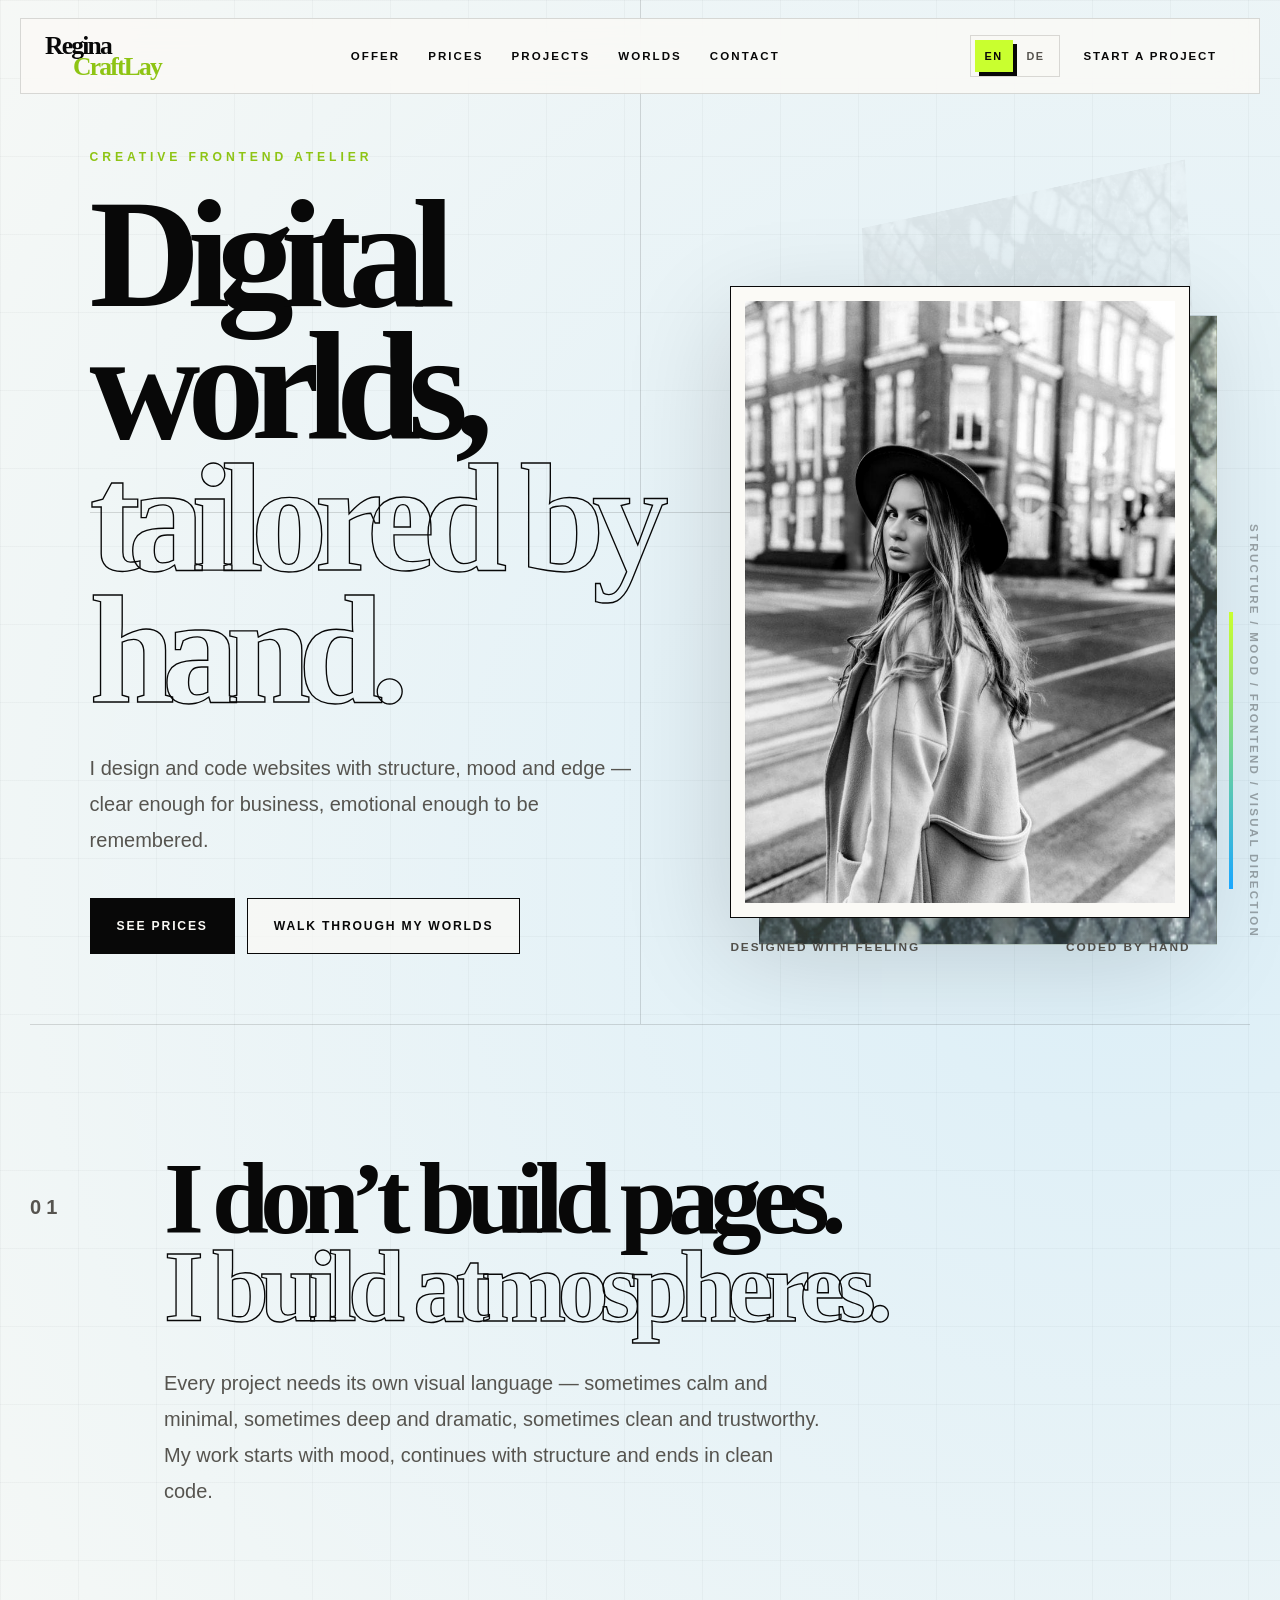
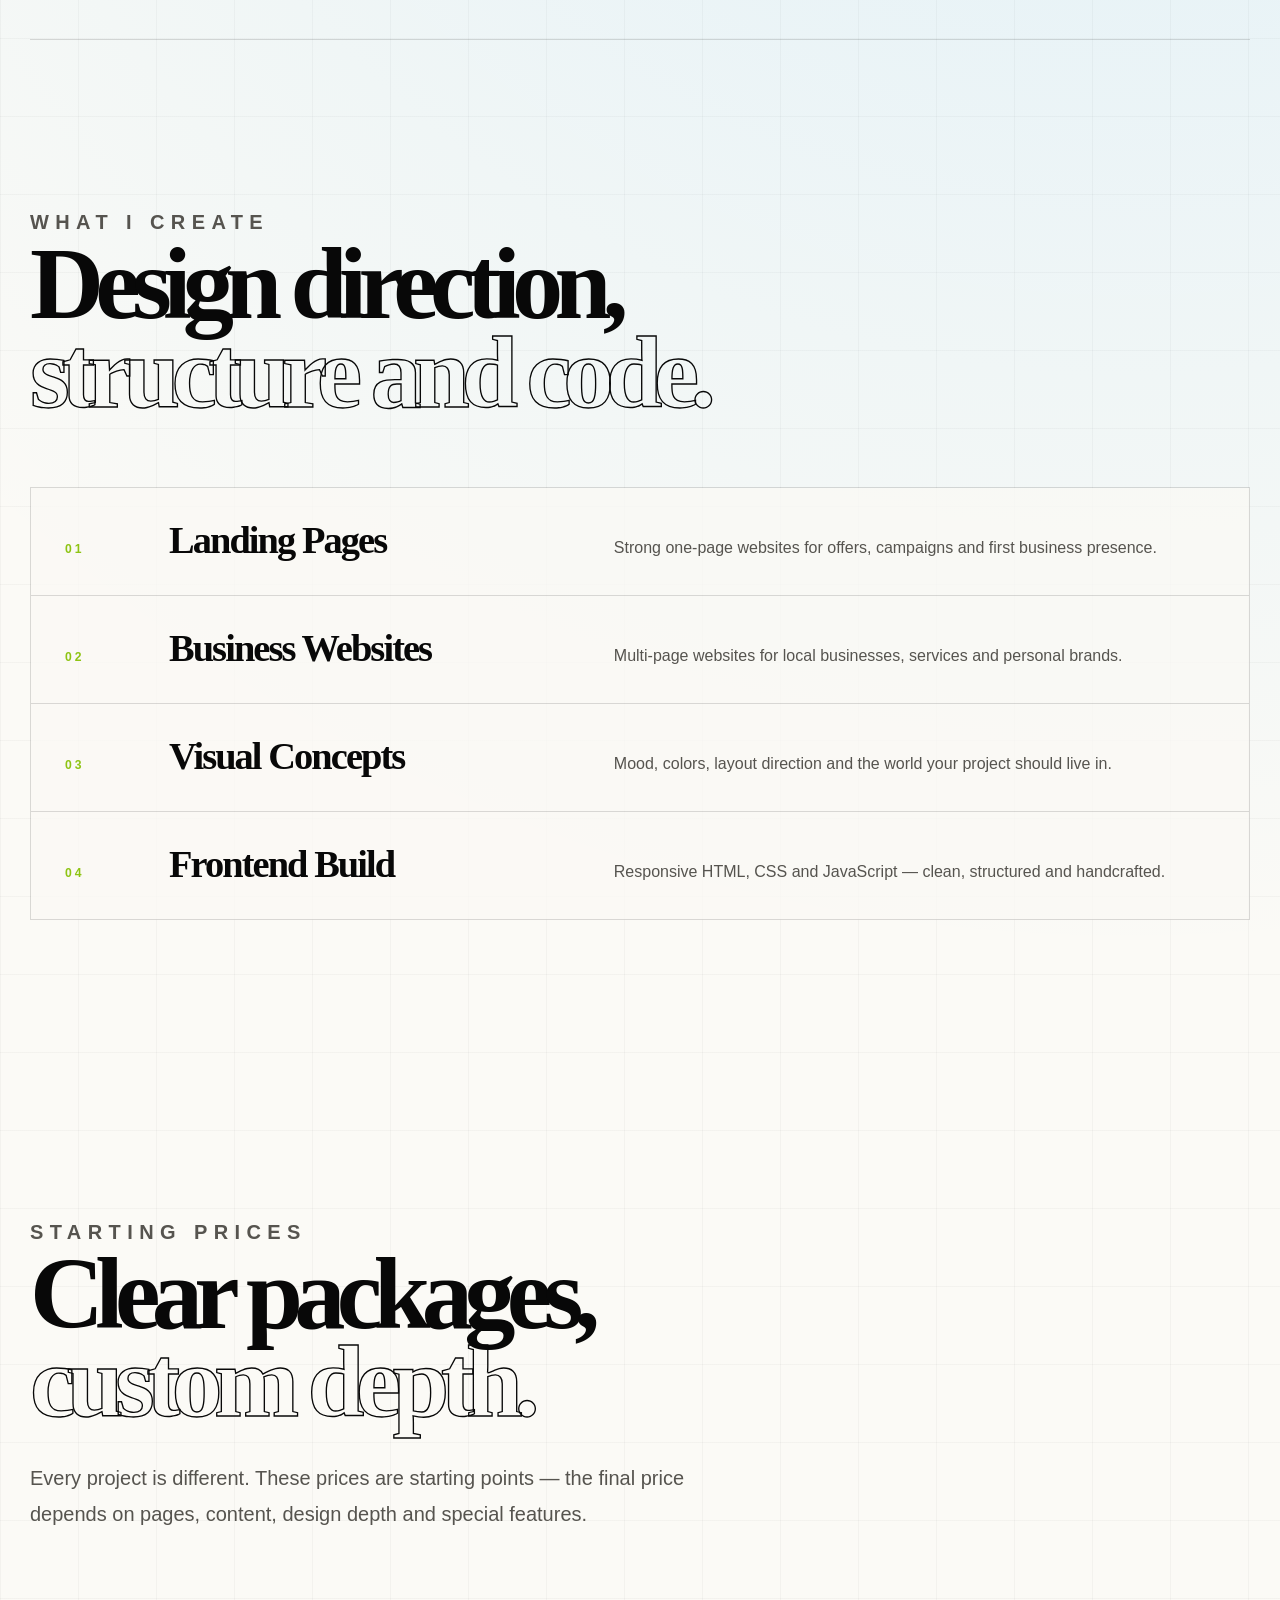
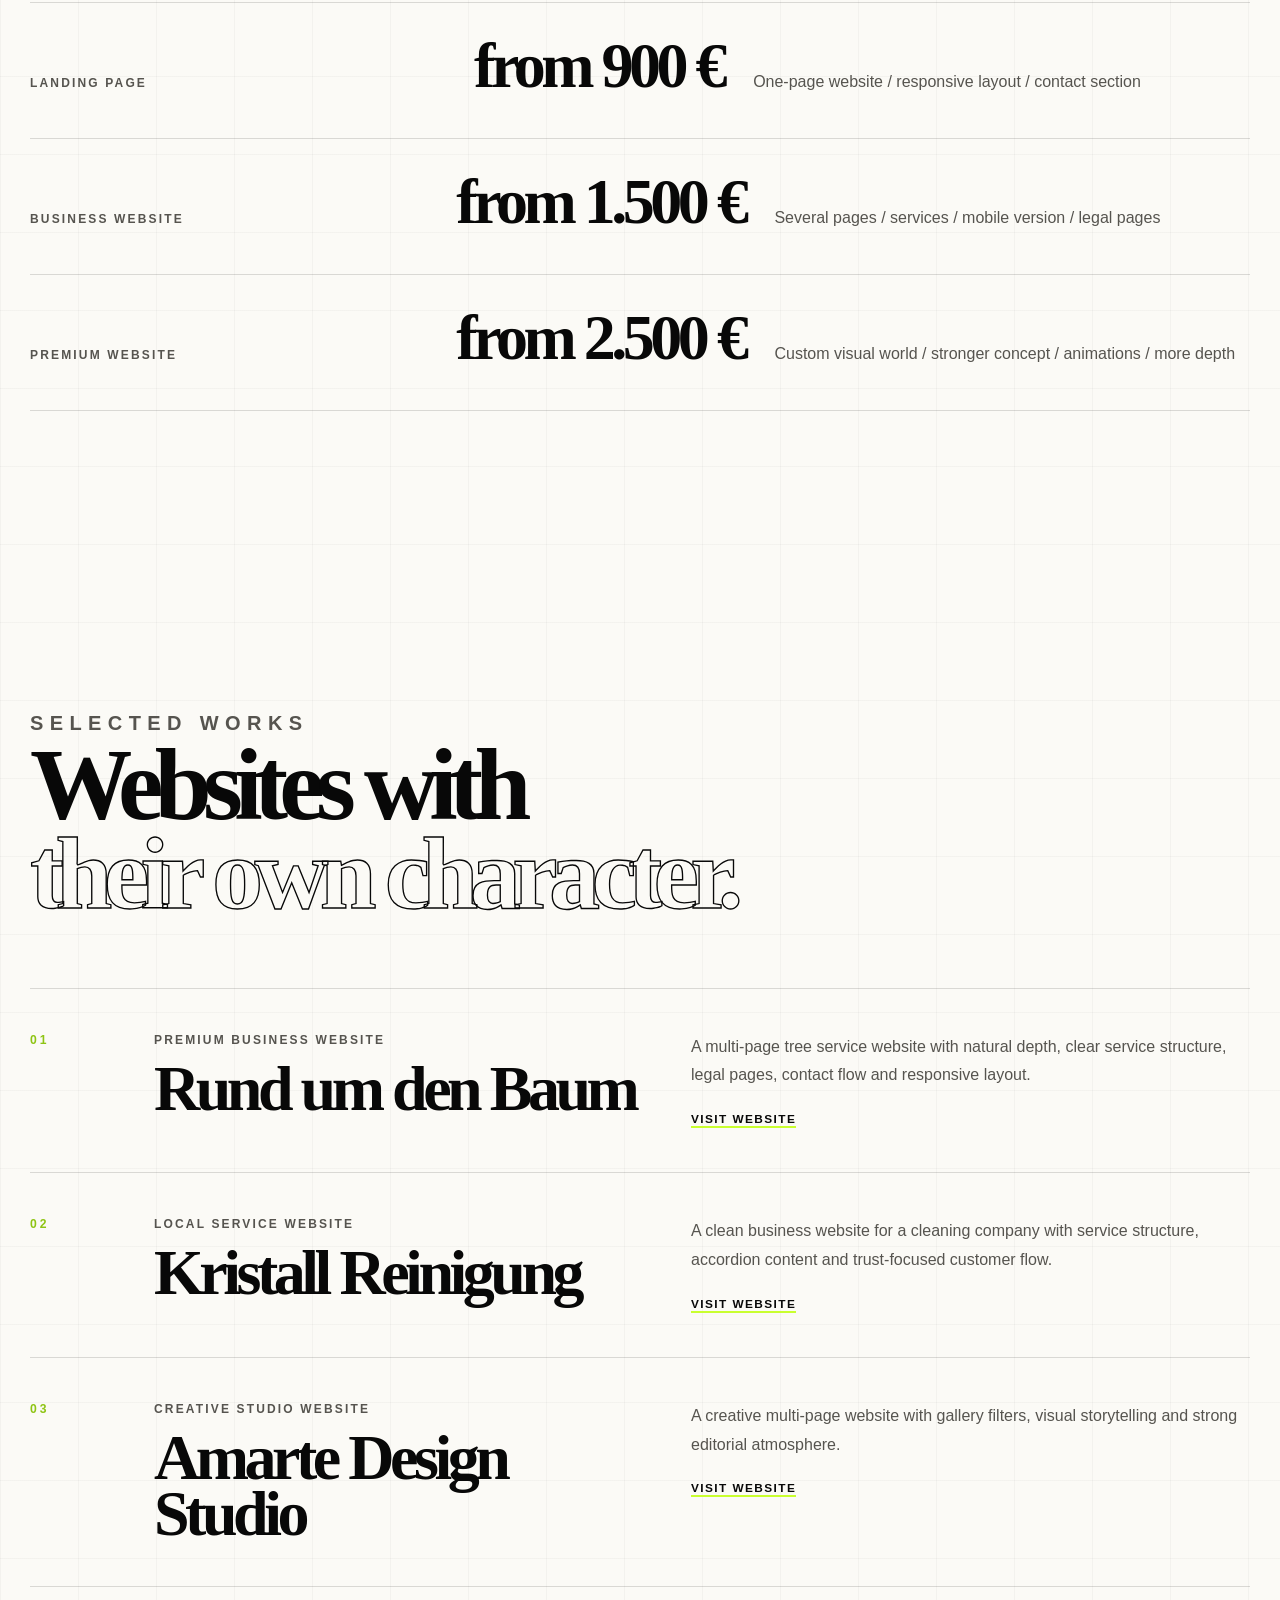
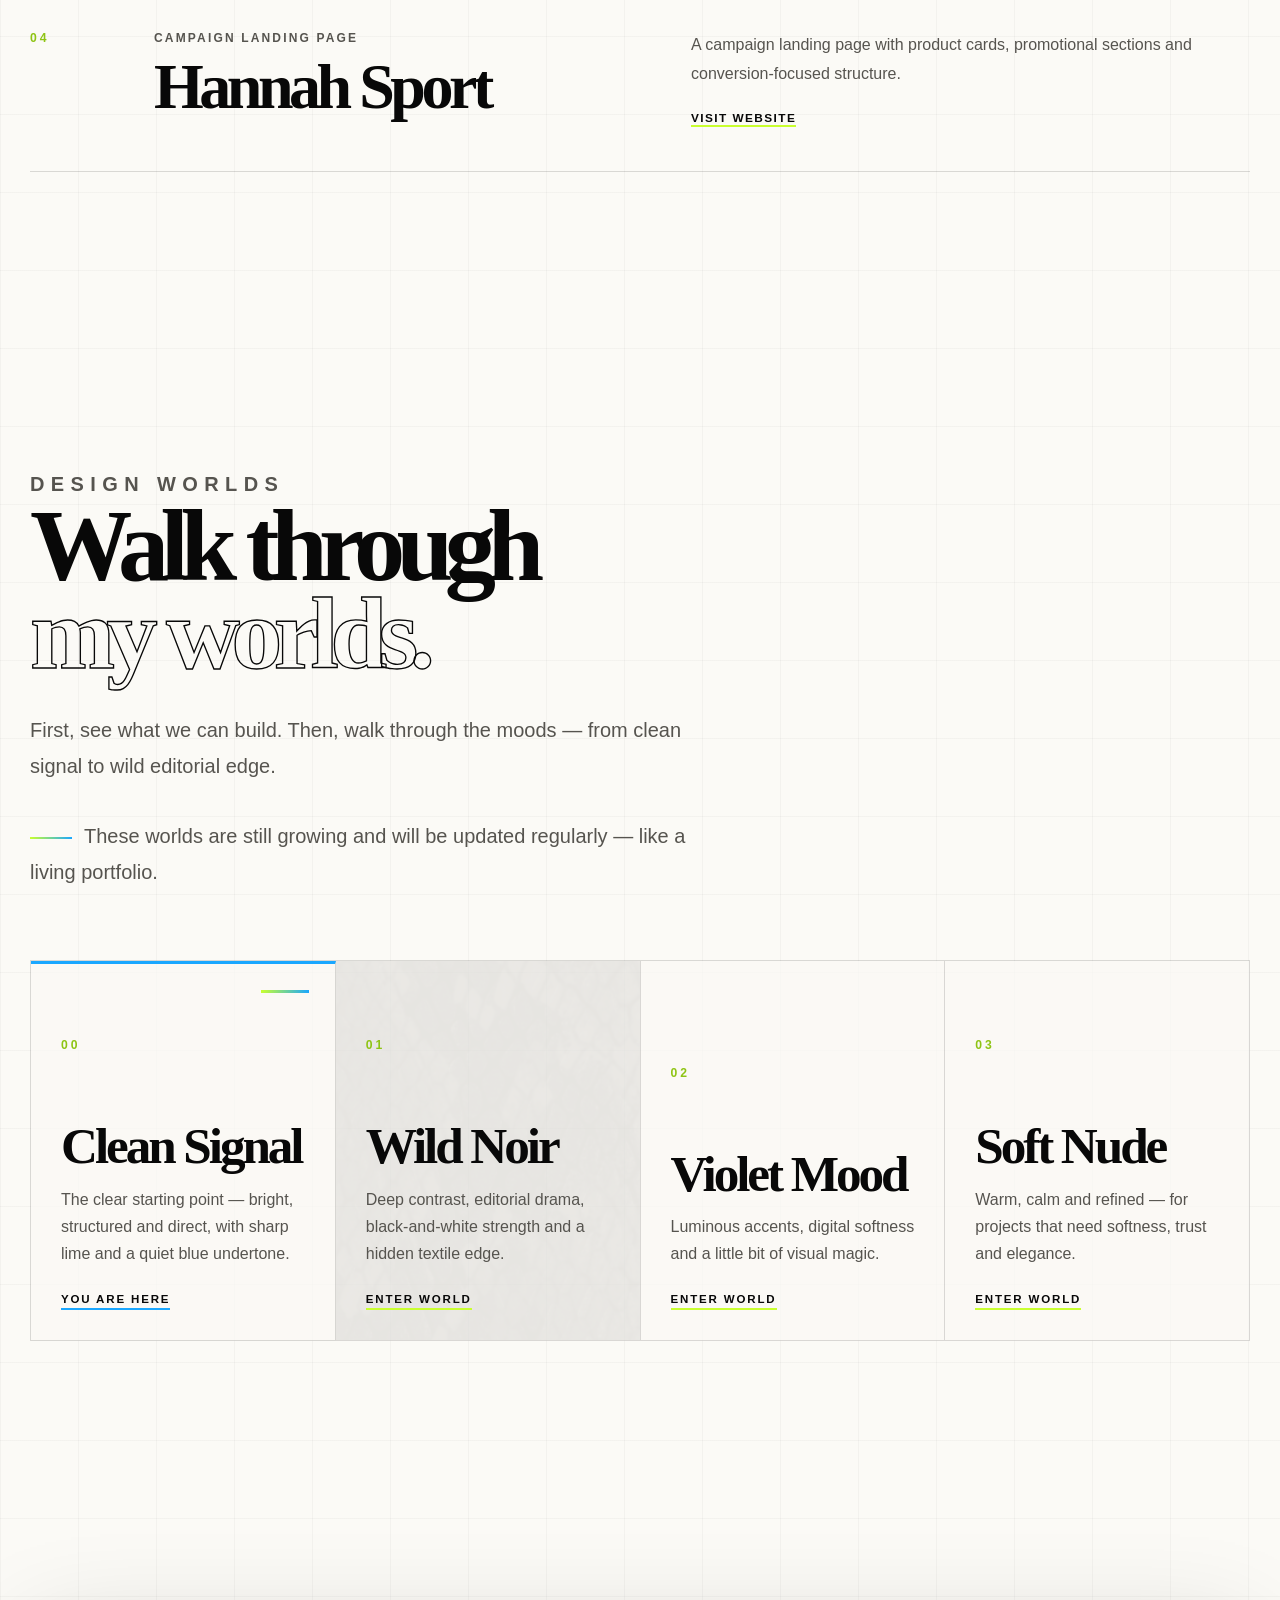
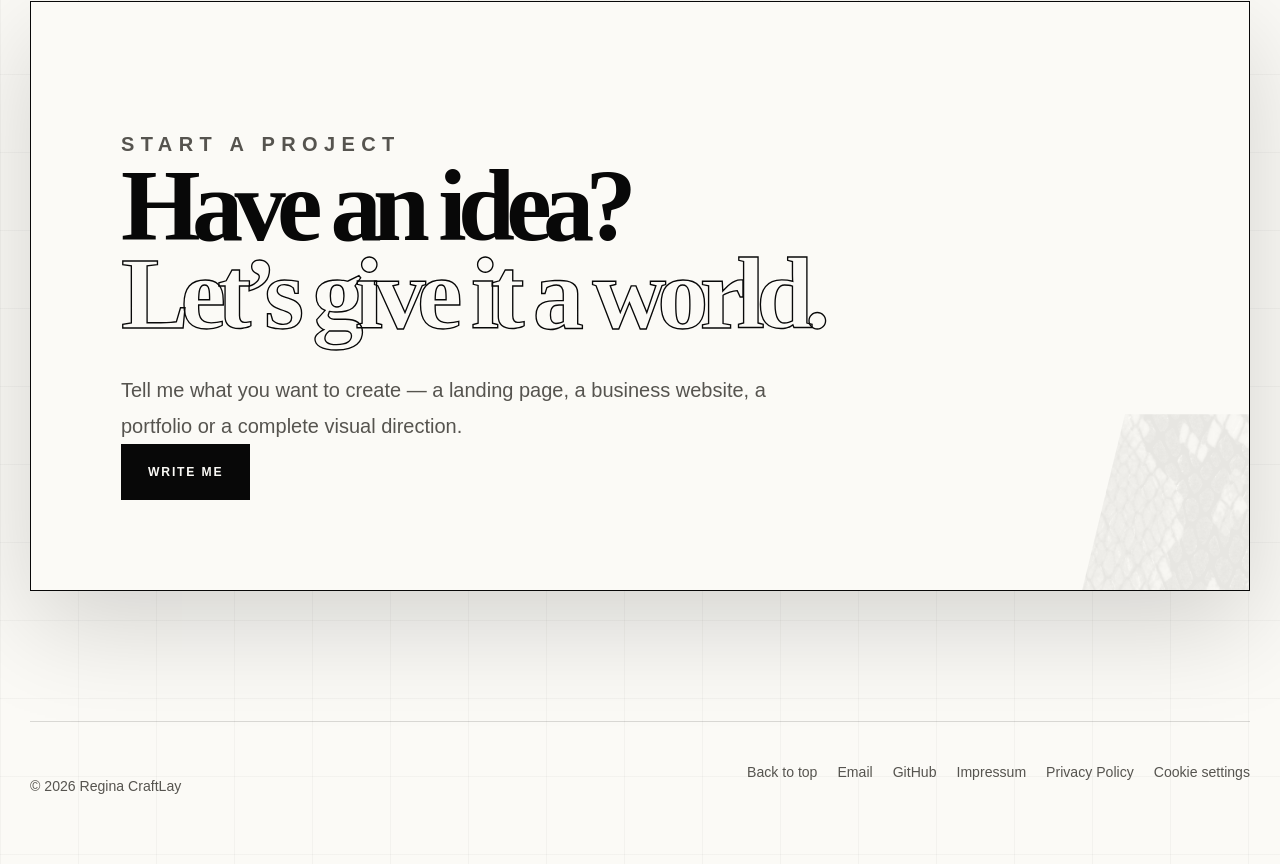
<file: index.html>
<!doctype html>
<html lang="en">
<head>
  <meta charset="utf-8">
  <meta name="viewport" content="width=device-width, initial-scale=1">
  <title>Regina CraftLay | Creative Frontend Atelier</title>
  <meta
    name="description"
    content="Creative frontend atelier for websites with structure, mood and edge. Designed with feeling, coded by hand."
  >

  <link rel="stylesheet" href="styles/index.css">
</head>

<body>
  <header class="site-header" id="top">
    <a class="brand" href="index.html" aria-label="Regina CraftLay home">
      <span>Regina</span>
      <span>CraftLay</span>
    </a>

    <nav class="main-nav" aria-label="Main navigation">
      <a href="#offer" data-i18n="navOffer">Offer</a>
      <a href="#prices" data-i18n="navPrices">Prices</a>
      <a href="#projects" data-i18n="navProjects">Projects</a>
      <a href="#worlds" data-i18n="navWorlds">Worlds</a>
      <a href="#contact" data-i18n="navContact">Contact</a>
    </nav>

    <div class="language-switcher" aria-label="Language switcher">
      <button type="button" class="is-active" data-lang="en" aria-pressed="true">EN</button>
      <button type="button" data-lang="de" aria-pressed="false">DE</button>
    </div>

    <a class="header-link" href="mailto:regina.craftlay@gmail.com" data-i18n="headerCta">
      Start a project
    </a>

    <button class="menu-button" type="button" aria-label="Open menu" aria-expanded="false">
      <span></span>
      <span></span>
    </button>
  </header>

  <nav class="mobile-nav" aria-label="Mobile navigation">
    <a href="#offer" data-i18n="navOffer">Offer</a>
    <a href="#prices" data-i18n="navPrices">Prices</a>
    <a href="#projects" data-i18n="navProjects">Projects</a>
    <a href="#worlds" data-i18n="navWorlds">Worlds</a>
    <a href="#contact" data-i18n="navContact">Contact</a>
  </nav>

  <main>
    <section class="hero" aria-labelledby="hero-title">
      <div class="hero-grid" aria-hidden="true"></div>
      <div class="hero-snake" aria-hidden="true"></div>

      <div class="hero-copy reveal">
        <p class="eyebrow" data-i18n="heroEyebrow">Creative Frontend Atelier</p>

        <h1 id="hero-title">
          <span class="solid-title hero-title-line" data-i18n="heroTitle">Digital worlds,</span>
          <span data-i18n="heroTitleAccent">tailored by hand.</span>
        </h1>

        <p data-i18n="heroText">
          I design and code websites with structure, mood and edge — clear enough for business, emotional enough to be remembered.
        </p>

        <div class="hero-actions">
          <a class="btn btn-dark" href="#prices" data-i18n="heroButtonPrices">See prices</a>
          <a class="btn btn-light" href="#worlds" data-i18n="heroButtonWorlds">Walk through my worlds</a>
        </div>
      </div>

      <div class="hero-portrait reveal">
        <div class="portrait-frame">
          <img src="assets/media/regina-portrait-main.jpeg" alt="Regina, creative frontend developer">
        </div>

        <div class="portrait-caption">
          <span data-i18n="heroCaptionOne">Designed with feeling</span>
          <span data-i18n="heroCaptionTwo">Coded by hand</span>
        </div>
      </div>

      <p class="hero-side-text" aria-hidden="true" data-i18n="heroSideText">
        Structure / Mood / Frontend / Visual Direction
      </p>
    </section>

    <section class="statement section reveal">
      <p class="statement-number" data-i18n="statementNumber">01</p>

      <div>
        <h2>
          <span class="solid-title" data-i18n="statementTitle">I don’t build pages.</span>
          <span data-i18n="statementTitleAccent">I build atmospheres.</span>
        </h2>

        <p data-i18n="statementText">
          Every project needs its own visual language — sometimes calm and minimal, sometimes deep and dramatic, sometimes clean and trustworthy. My work starts with mood, continues with structure and ends in clean code.
        </p>
      </div>
    </section>

    <section class="offer section" id="offer" aria-labelledby="offer-title">
      <div class="section-head reveal">
        <p class="eyebrow" data-i18n="offerEyebrow">What I create</p>

        <h2 id="offer-title">
          <span class="solid-title" data-i18n="offerTitle">Design direction,</span>
          <span data-i18n="offerTitleAccent">structure and code.</span>
        </h2>
      </div>

      <div class="offer-table reveal">
        <article>
          <span>01</span>
          <h3 data-i18n="offerOneTitle">Landing Pages</h3>
          <p data-i18n="offerOneText">Strong one-page websites for offers, campaigns and first business presence.</p>
        </article>

        <article>
          <span>02</span>
          <h3 data-i18n="offerTwoTitle">Business Websites</h3>
          <p data-i18n="offerTwoText">Multi-page websites for local businesses, services and personal brands.</p>
        </article>

        <article>
          <span>03</span>
          <h3 data-i18n="offerThreeTitle">Visual Concepts</h3>
          <p data-i18n="offerThreeText">Mood, colors, layout direction and the world your project should live in.</p>
        </article>

        <article>
          <span>04</span>
          <h3 data-i18n="offerFourTitle">Frontend Build</h3>
          <p data-i18n="offerFourText">Responsive HTML, CSS and JavaScript — clean, structured and handcrafted.</p>
        </article>
      </div>
    </section>

    <section class="prices section" id="prices" aria-labelledby="prices-title">
      <div class="section-head reveal">
        <p class="eyebrow" data-i18n="pricesEyebrow">Starting prices</p>

        <h2 id="prices-title">
          <span class="solid-title" data-i18n="pricesTitle">Clear packages,</span>
          <span data-i18n="pricesTitleAccent">custom depth.</span>
        </h2>

        <p data-i18n="pricesText">
          Every project is different. These prices are starting points — the final price depends on pages, content, design depth and special features.
        </p>
      </div>

      <div class="price-list reveal">
        <article>
          <p data-i18n="priceOneName">Landing Page</p>
          <strong data-i18n="priceOneValue">from 900 €</strong>
          <span data-i18n="priceOneText">One-page website / responsive layout / contact section</span>
        </article>

        <article>
          <p data-i18n="priceTwoName">Business Website</p>
          <strong data-i18n="priceTwoValue">from 1.500 €</strong>
          <span data-i18n="priceTwoText">Several pages / services / mobile version / legal pages</span>
        </article>

        <article>
          <p data-i18n="priceThreeName">Premium Website</p>
          <strong data-i18n="priceThreeValue">from 2.500 €</strong>
          <span data-i18n="priceThreeText">Custom visual world / stronger concept / animations / more depth</span>
        </article>
      </div>
    </section>

    <section class="projects section" id="projects" aria-labelledby="projects-title">
      <div class="section-head reveal">
        <p class="eyebrow" data-i18n="projectsEyebrow">Selected works</p>

        <h2 id="projects-title">
          <span class="solid-title" data-i18n="projectsTitle">Websites with</span>
          <span data-i18n="projectsTitleAccent">their own character.</span>
        </h2>
      </div>

      <div class="project-list">
        <article class="project-row reveal">
          <div class="project-index">01</div>

          <div class="project-main">
            <p data-i18n="projectOneType">Premium business website</p>
            <h3 data-i18n="projectOneTitle">Rund um den Baum</h3>
          </div>

          <div class="project-text">
            <p data-i18n="projectOneText">
              A multi-page tree service website with natural depth, clear service structure, legal pages, contact flow and responsive layout.
            </p>

            <a href="https://19reginab91.github.io/RundUmDerBaum/start" target="_blank" rel="noopener" data-i18n="projectLink">Visit website</a>
          </div>
        </article>

        <article class="project-row reveal">
          <div class="project-index">02</div>

          <div class="project-main">
            <p data-i18n="projectTwoType">Local service website</p>
            <h3 data-i18n="projectTwoTitle">Kristall Reinigung</h3>
          </div>

          <div class="project-text">
            <p data-i18n="projectTwoText">
              A clean business website for a cleaning company with service structure, accordion content and trust-focused customer flow.
            </p>

            <a href="https://19reginab91.github.io/Kristall-Reinigung/" target="_blank" rel="noopener" data-i18n="projectLink">Visit website</a>
          </div>
        </article>

        <article class="project-row reveal">
          <div class="project-index">03</div>

          <div class="project-main">
            <p data-i18n="projectThreeType">Creative studio website</p>
            <h3 data-i18n="projectThreeTitle">Amarte Design Studio</h3>
          </div>

          <div class="project-text">
            <p data-i18n="projectThreeText">
              A creative multi-page website with gallery filters, visual storytelling and strong editorial atmosphere.
            </p>

            <a href="https://19reginab91.github.io/Amarte_Design_Studio/" target="_blank" rel="noopener" data-i18n="projectLink">Visit website</a>
          </div>
        </article>

        <article class="project-row reveal">
          <div class="project-index">04</div>

          <div class="project-main">
            <p data-i18n="projectFourType">Campaign landing page</p>
            <h3 data-i18n="projectFourTitle">Hannah Sport</h3>
          </div>

          <div class="project-text">
            <p data-i18n="projectFourText">
              A campaign landing page with product cards, promotional sections and conversion-focused structure.
            </p>

            <a href="https://19reginab91.github.io/Hannah-sport-campaign-landing/" target="_blank" rel="noopener" data-i18n="projectLink">Visit website</a>
          </div>
        </article>
      </div>
    </section>

    <section class="worlds section" id="worlds" aria-labelledby="worlds-title">
      <div class="section-head reveal">
        <p class="eyebrow" data-i18n="worldsEyebrow">Design worlds</p>

        <h2 id="worlds-title">
          <span class="solid-title" data-i18n="worldsTitle">Walk through</span>
          <span data-i18n="worldsTitleAccent">my worlds.</span>
        </h2>

        <p data-i18n="worldsText">
          First, see what we can build. Then, walk through the moods — from clean signal to wild editorial edge.
        </p>

        <p class="worlds-note" data-i18n="worldsNote">
          These worlds are still growing and will be updated regularly — like a living portfolio.
        </p>
      </div>

      <div class="world-grid">
        <article class="world-card reveal world-card-primary">
          <span>00</span>
          <h3 data-i18n="worldPrimaryTitle">Clean Signal</h3>
          <p data-i18n="worldPrimaryText">
            The clear starting point — bright, structured and direct, with sharp lime and a quiet blue undertone.
          </p>
          <a class="world-link is-current" href="index.html" data-i18n="worldCurrent">You are here</a>
        </article>

        <article class="world-card reveal world-card-snake">
          <span>01</span>
          <h3 data-i18n="worldOneTitle">Wild Noir</h3>
          <p data-i18n="worldOneText">
            Deep contrast, editorial drama, black-and-white strength and a hidden textile edge.
          </p>
          <a class="world-link" href="wild-index.html" data-i18n="worldVisit">Enter world</a>
        </article>

        <article class="world-card reveal world-card-violet">
          <span>02</span>
          <h3 data-i18n="worldTwoTitle">Violet Mood</h3>
          <p data-i18n="worldTwoText">
            Luminous accents, digital softness and a little bit of visual magic.
          </p>
          <a class="world-link" href="violet-index.html" data-i18n="worldVisit">Enter world</a>
        </article>

        <article class="world-card reveal world-card-nude">
          <span>03</span>
          <h3 data-i18n="worldThreeTitle">Soft Nude</h3>
          <p data-i18n="worldThreeText">
            Warm, calm and refined — for projects that need softness, trust and elegance.
          </p>
          <a class="world-link" href="nude-index.html" data-i18n="worldVisit">Enter world</a>
        </article>
      </div>
    </section>

    <section class="contact section" id="contact" aria-labelledby="contact-title">
      <div class="contact-panel reveal">
        <p class="eyebrow" data-i18n="contactEyebrow">Start a project</p>

        <h2 id="contact-title">
          <span class="solid-title" data-i18n="contactTitle">Have an idea?</span>
          <span data-i18n="contactTitleAccent">Let’s give it a world.</span>
        </h2>

        <p data-i18n="contactText">
          Tell me what you want to create — a landing page, a business website, a portfolio or a complete visual direction.
        </p>

        <a class="btn btn-dark" href="mailto:regina.craftlay@gmail.com" data-i18n="contactButton">Write me</a>
      </div>
    </section>
  </main>

  <footer class="site-footer">
    <p>© <span id="year"></span> Regina CraftLay</p>

    <div>
      <a href="#top" data-i18n="footerBack">Back to top</a>
      <a href="mailto:regina.craftlay@gmail.com" data-i18n="footerEmail">Email</a>
      <a href="https://github.com/19ReginaB91" target="_blank" rel="noopener" data-i18n="footerGithub">GitHub</a>
      <a href="impressum.html" data-i18n="footerImpressum">Impressum</a>
      <a href="datenschutz.html" data-i18n="footerDatenschutz">Privacy Policy</a>
      <a href="cookies.html" data-i18n="footerCookies">Cookie settings</a>
    </div>
  </footer>

  <script src="scripts/index.js"></script>
</body>
</html>
</file>
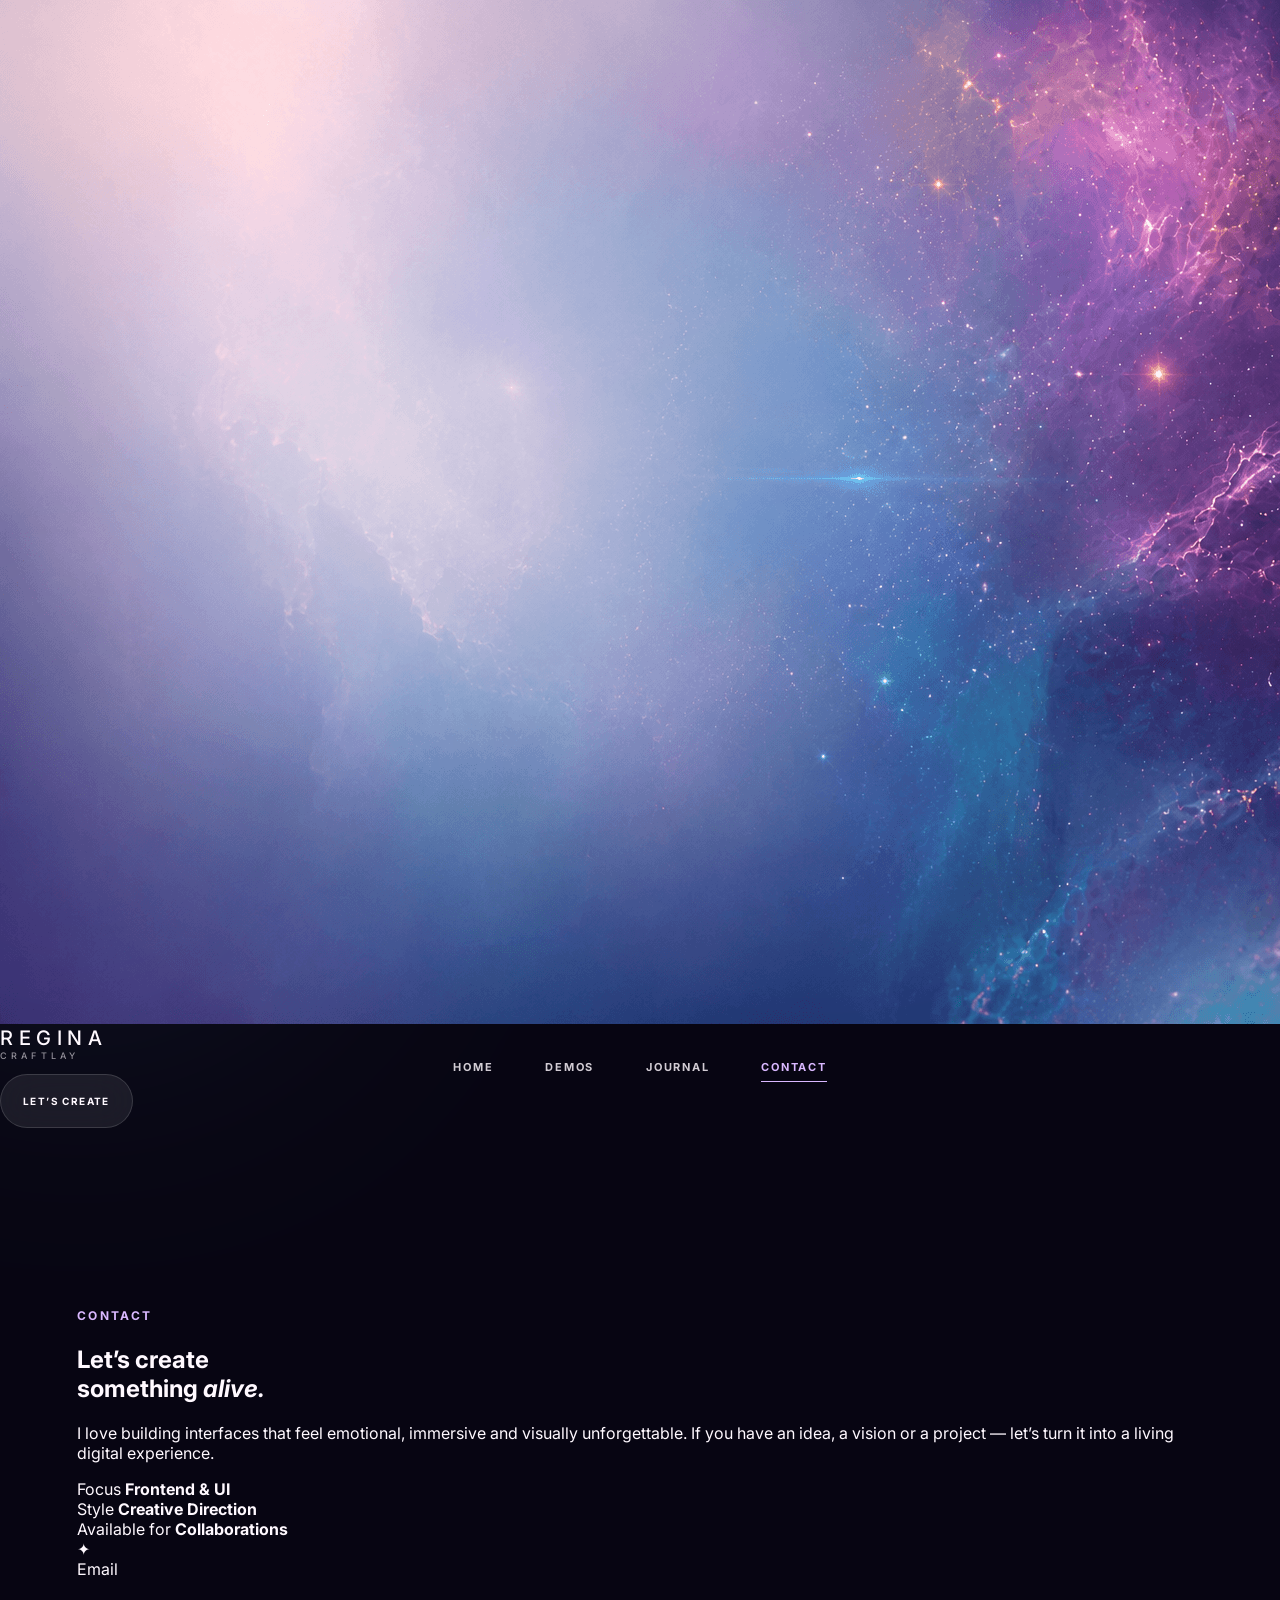
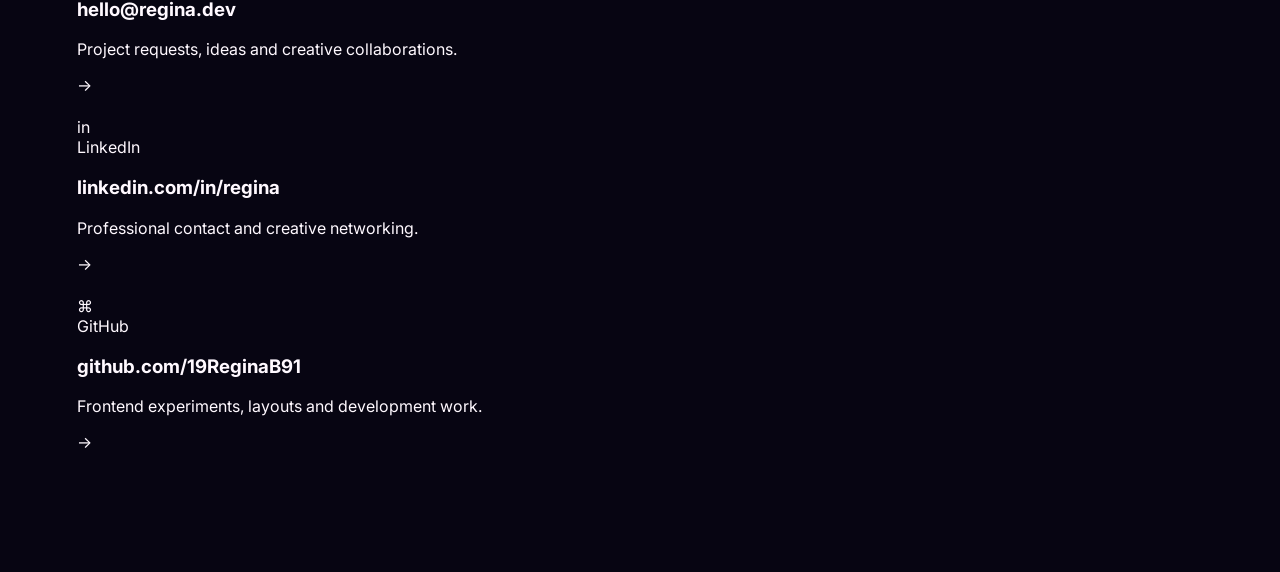
<file: conatct.html>
<!doctype html>
<html lang="en">
<head>
  <meta charset="UTF-8" />
  <meta name="viewport" content="width=device-width, initial-scale=1.0" />

  <title>Contact — Regina CraftLay</title>

  <link rel="preconnect" href="https://fonts.googleapis.com">
  <link rel="preconnect" href="https://fonts.gstatic.com" crossorigin>

  <link
    href="https://fonts.googleapis.com/css2?family=Cormorant+Garamond:wght@300;400;500;600&family=Inter:wght@300;400;500;600;700&display=swap"
    rel="stylesheet"
  />

  <link rel="stylesheet" href="styles/contact.css" />
</head>

<body>

  <!-- BACKGROUND -->

  <div class="background-wrap">

    <img
      src="assets/media/contact-bg.png"
      alt=""
      class="bg-image"
    />

    <div class="bg-overlay"></div>

    <div class="ambient ambient-one"></div>
    <div class="ambient ambient-two"></div>
    <div class="ambient ambient-three"></div>

  </div>

  <!-- HEADER -->

  <header class="site-header">

    <a href="index.html" class="brand">
      REGINA
      <span>CRAFTLAY</span>
    </a>

    <nav class="main-nav">

      <a href="index.html">
        Home
      </a>

      <a href="demos.html">
        Demos
      </a>

      <a href="journal.html">
        Journal
      </a>

      <a href="contact.html" class="active">
        Contact
      </a>

    </nav>

    <a href="mailto:hello@regina.dev" class="header-button">
      Let’s create
    </a>

  </header>

  <!-- CONTACT -->

  <main class="contact-page">

    <!-- LEFT -->

    <section class="contact-copy">

      <p class="eyebrow">
        CONTACT
      </p>

      <h1>
        Let’s create
        <br />
        something
        <em>alive.</em>
      </h1>

      <p class="contact-text">
        I love building interfaces that feel emotional,
        immersive and visually unforgettable.
        If you have an idea, a vision or a project —
        let’s turn it into a living digital experience.
      </p>

      <div class="contact-meta">

        <div class="meta-card">
          <span>Focus</span>
          <strong>Frontend & UI</strong>
        </div>

        <div class="meta-card">
          <span>Style</span>
          <strong>Creative Direction</strong>
        </div>

        <div class="meta-card">
          <span>Available for</span>
          <strong>Collaborations</strong>
        </div>

      </div>

    </section>

    <!-- RIGHT -->

    <section class="contact-cards">

      <!-- EMAIL -->

      <a href="mailto:hello@regina.dev" class="crystal-card">

        <div class="glass-base"></div>

        <div class="glass-highlight"></div>

        <div class="glass-reflection"></div>

        <div class="glass-noise"></div>

        <div class="glass-inner-light"></div>

        <div class="card-content">

          <div class="card-icon">
            ✦
          </div>

          <div class="card-info">

            <span>Email</span>

            <h3>
              hello@regina.dev
            </h3>

            <p>
              Project requests, ideas and creative collaborations.
            </p>

          </div>

          <div class="card-arrow">
            →
          </div>

        </div>

      </a>

      <!-- LINKEDIN -->

      <a href="#" class="crystal-card">

        <div class="glass-base"></div>

        <div class="glass-highlight"></div>

        <div class="glass-reflection"></div>

        <div class="glass-noise"></div>

        <div class="glass-inner-light"></div>

        <div class="card-content">

          <div class="card-icon">
            in
          </div>

          <div class="card-info">

            <span>LinkedIn</span>

            <h3>
              linkedin.com/in/regina
            </h3>

            <p>
              Professional contact and creative networking.
            </p>

          </div>

          <div class="card-arrow">
            →
          </div>

        </div>

      </a>

      <!-- GITHUB -->

      <a
        href="https://github.com/19ReginaB91"
        target="_blank"
        class="crystal-card"
      >

        <div class="glass-base"></div>

        <div class="glass-highlight"></div>

        <div class="glass-reflection"></div>

        <div class="glass-noise"></div>

        <div class="glass-inner-light"></div>

        <div class="card-content">

          <div class="card-icon">
            ⌘
          </div>

          <div class="card-info">

            <span>GitHub</span>

            <h3>
              github.com/19ReginaB91
            </h3>

            <p>
              Frontend experiments, layouts and development work.
            </p>

          </div>

          <div class="card-arrow">
            →
          </div>

        </div>

      </a>

    </section>

  </main>

  <script src="scripts/contact.js"></script>

</body>
</html>
</file>
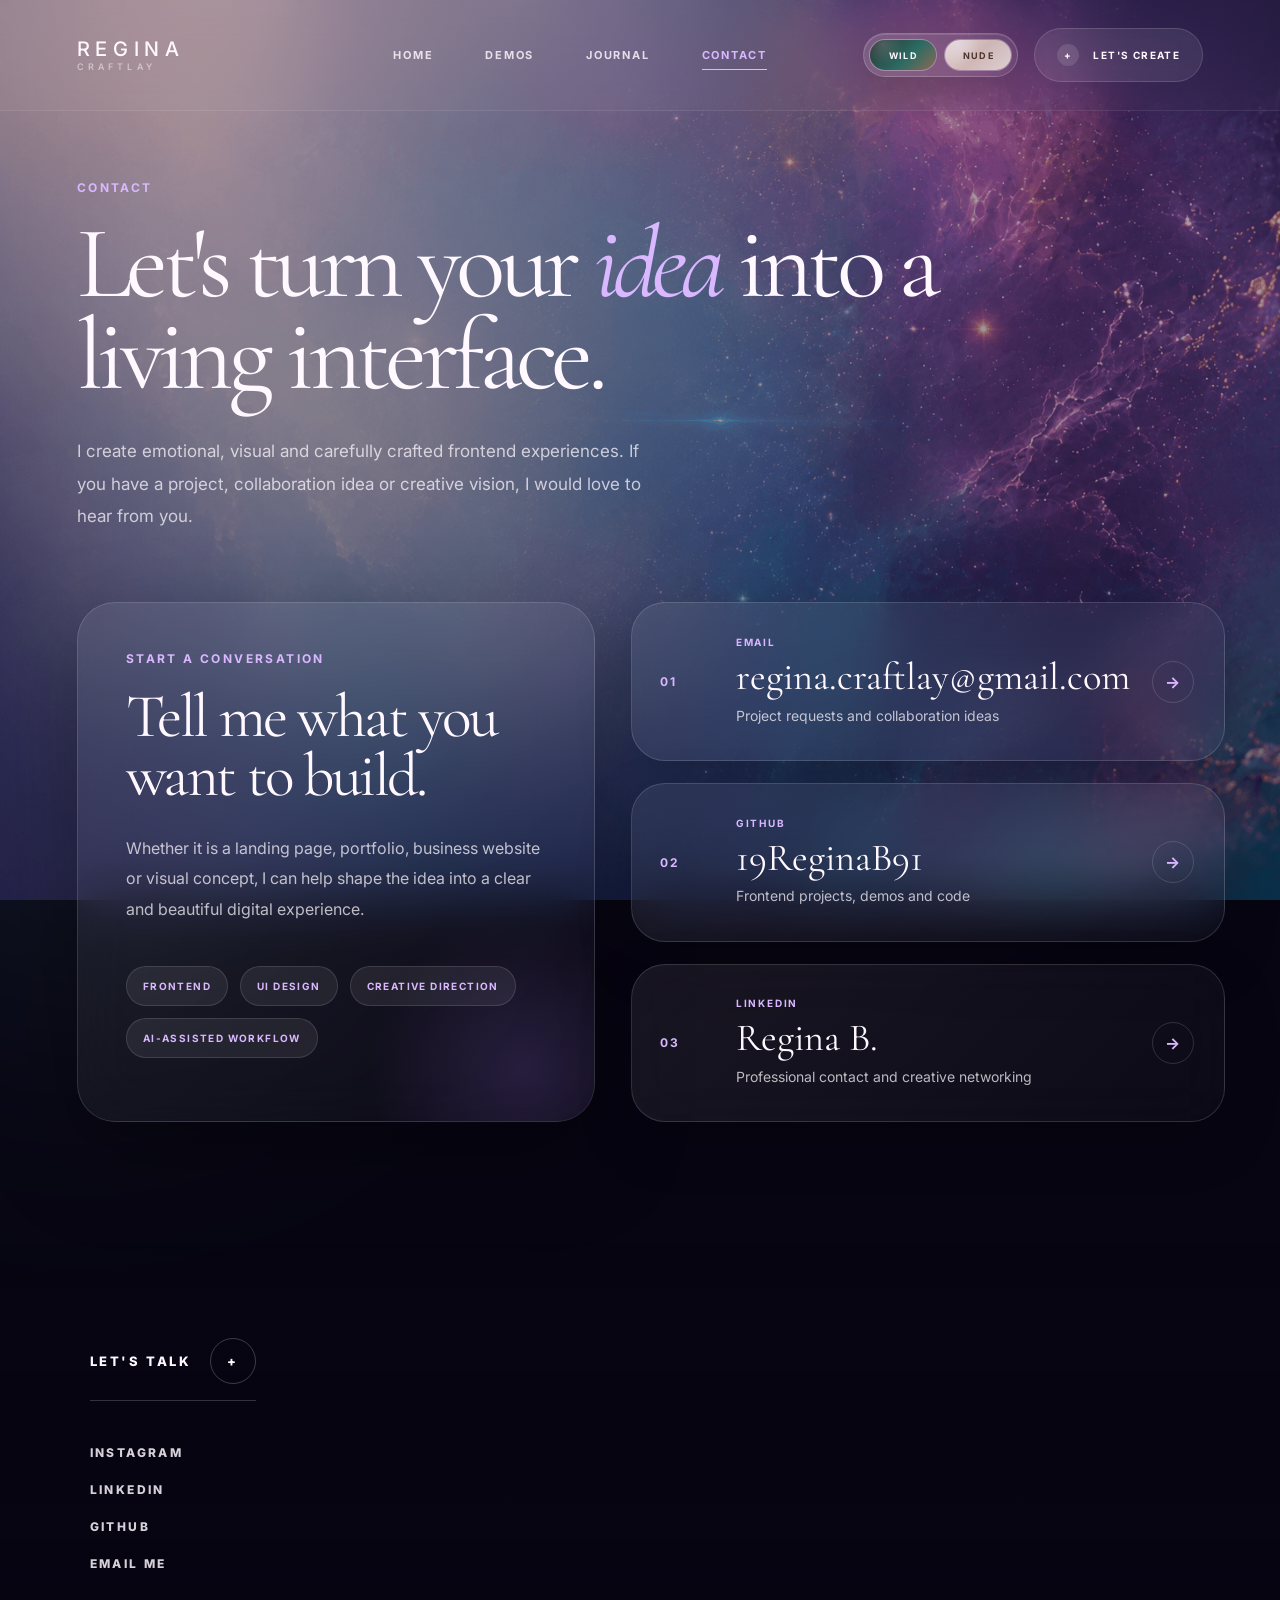
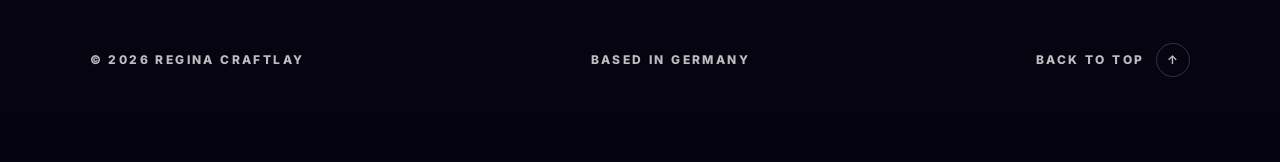
<file: contact.html>
<!doctype html>
<html lang="en">
  <head>
    <meta charset="UTF-8" />
    <meta name="viewport" content="width=device-width, initial-scale=1.0" />

    <title>Contact | Regina CraftLay</title>

<link rel="icon" href="assets/media/violet-favicon.png" type="image/png" />
    <link rel="apple-touch-icon" href="assets/media/violet-favicon.png" />

    <link rel="preconnect" href="https://fonts.googleapis.com" />
    <link rel="preconnect" href="https://fonts.gstatic.com" crossorigin />

    <link
      href="https://fonts.googleapis.com/css2?family=Cormorant+Garamond:wght@300;400;500;600&family=Inter:wght@300;400;500;600;700&display=swap"
      rel="stylesheet"
    />

    <link id="theme-link" rel="stylesheet" href="styles/style-violet.css" />
    <link rel="stylesheet" href="styles/contact.css" />
  </head>

  <body>
    <div id="theme-overlay" class="theme-overlay"></div>

    <div class="page" id="top" data-theme="violet">
      <div class="ambient ambient-one"></div>
      <div class="ambient ambient-two"></div>
      <div class="ambient ambient-three"></div>

      <header class="contact-header" data-header>
        <a href="index.html" class="brand">
          REGINA
          <span>CRAFTLAY</span>
        </a>

        <nav class="main-nav" aria-label="Primary navigation">
          <a href="index.html">Home</a>
          <a href="demos.html">Demos</a>
          <a href="journal.html">Journal</a>
          <a href="contact.html" class="active">Contact</a>
        </nav>

        <div class="header-actions">
          <div
            class="vibe-switcher desktop-vibe-switcher"
            aria-label="Choose another visual world"
            data-vibe-switcher
          ></div>

          <a href="mailto:regina.craftlay@gmail.com" class="header-button">
            <span>+</span>
            Let's create
          </a>

          <button
            class="menu-toggle"
            type="button"
            aria-label="Open menu"
            aria-expanded="false"
            data-menu-toggle
          >
            <span></span>
            <span></span>
          </button>
        </div>

        <nav class="burger-menu" aria-label="Mobile navigation" data-burger-menu>
          <a href="index.html">Home</a>
          <a href="demos.html">Demos</a>
          <a href="journal.html">Journal</a>
          <a href="contact.html" class="active">Contact</a>

          <div class="mobile-vibe-block">
            <p>Choose theme</p>
            <div
              class="vibe-switcher mobile-vibe-switcher"
              aria-label="Choose another visual world"
              data-vibe-switcher
            ></div>
          </div>
        </nav>
      </header>

      <main class="contact-page">
        <section class="contact-hero reveal">
          <p class="eyebrow">Contact</p>

          <h1>
            Let's turn your
            <em>idea</em>
            into a living
            interface.
          </h1>

          <p class="contact-intro">
            I create emotional, visual and carefully crafted frontend
            experiences. If you have a project, collaboration idea or creative
            vision, I would love to hear from you.
          </p>
        </section>

        <section class="contact-layout">
          <article class="contact-panel reveal">
            <p class="panel-label">Start a conversation</p>

            <h2>Tell me what you want to build.</h2>

            <p>
              Whether it is a landing page, portfolio, business website or
              visual concept, I can help shape the idea into a clear and
              beautiful digital experience.
            </p>

            <div class="contact-tags">
              <span>Frontend</span>
              <span>UI Design</span>
              <span>Creative Direction</span>
              <span>AI-assisted workflow</span>
            </div>
          </article>

          <section class="contact-cards reveal">
            <a href="mailto:regina.craftlay@gmail.com" class="contact-card">
              <span class="card-number">01</span>

              <div>
                <p>Email</p>
                <h3>regina.craftlay@gmail.com</h3>
                <span>Project requests and collaboration ideas</span>
              </div>

              <b>&rarr;</b>
            </a>

            <a
              href="https://github.com/19ReginaB91"
              target="_blank"
              class="contact-card"
            >
              <span class="card-number">02</span>

              <div>
                <p>GitHub</p>
                <h3>19ReginaB91</h3>
                <span>Frontend projects, demos and code</span>
              </div>

              <b>&rarr;</b>
            </a>

            <a
              href="https://www.linkedin.com/in/regina-bolotnikova"
              target="_blank"
              class="contact-card"
            >
              <span class="card-number">03</span>

              <div>
                <p>LinkedIn</p>
                <h3>Regina B.</h3>
                <span>Professional contact and creative networking</span>
              </div>

              <b>&rarr;</b>
            </a>
          </section>
        </section>
      </main>

      <footer class="contact-footer">
        <img class="footer-bg" src="assets/media/contact-bg.png" alt="" />

        <div class="footer-overlay"></div>

        <div class="footer-content">
          <a class="footer-talk" href="mailto:regina.craftlay@gmail.com">
            Let's talk
            <span>+</span>
          </a>

          <nav class="footer-socials" aria-label="Social links">
            <a href="#">Instagram</a>
            <a
              href="https://www.linkedin.com/in/regina-bolotnikova"
              target="_blank"
            >
              LinkedIn
            </a>
            <a href="https://github.com/19ReginaB91" target="_blank">GitHub</a>
            <a href="mailto:regina.craftlay@gmail.com">Email me</a>
          </nav>

          <div class="footer-bottom">
            <span>&copy; 2026 Regina CraftLay</span>
            <span>Based in Germany</span>
            <a href="#top">Back to top <b>&uarr;</b></a>
          </div>
        </div>
      </footer>
    </div>

    <script src="scripts/contact.js"></script>
  </body>
</html>
</file>
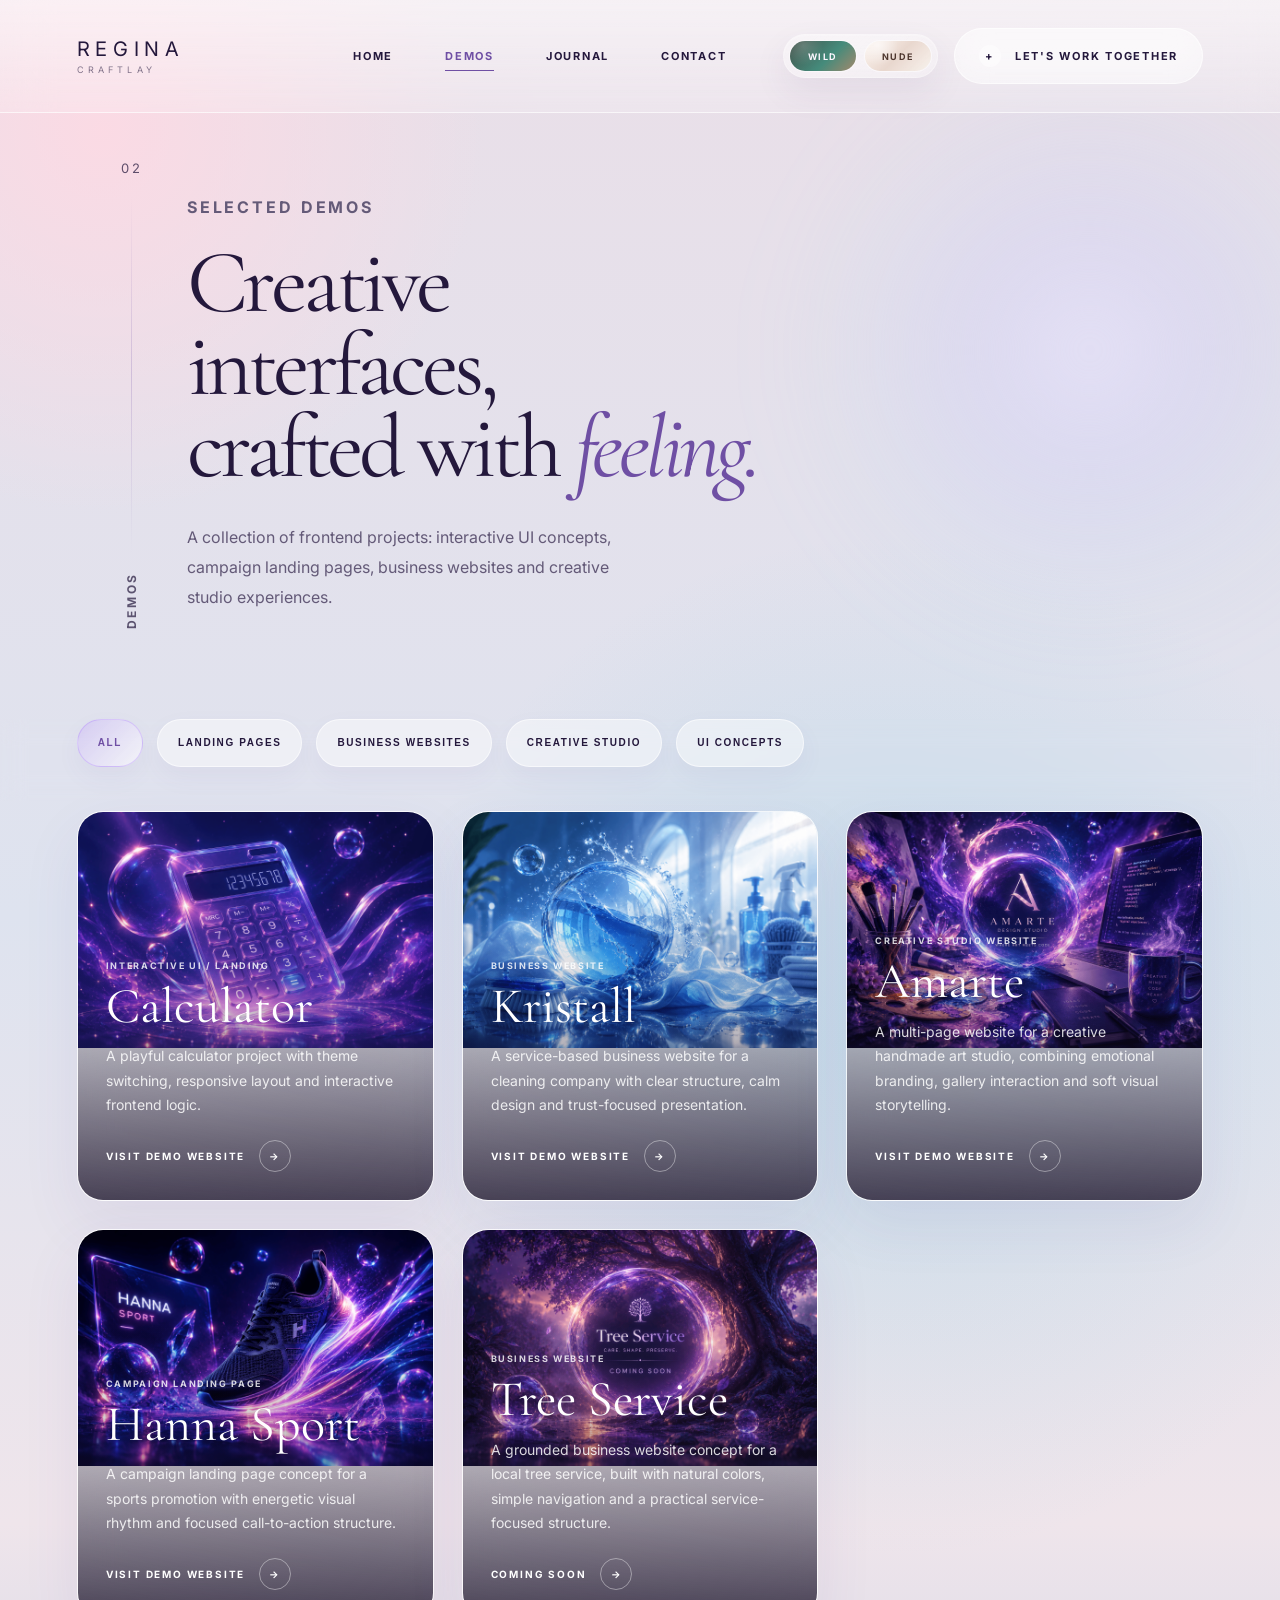
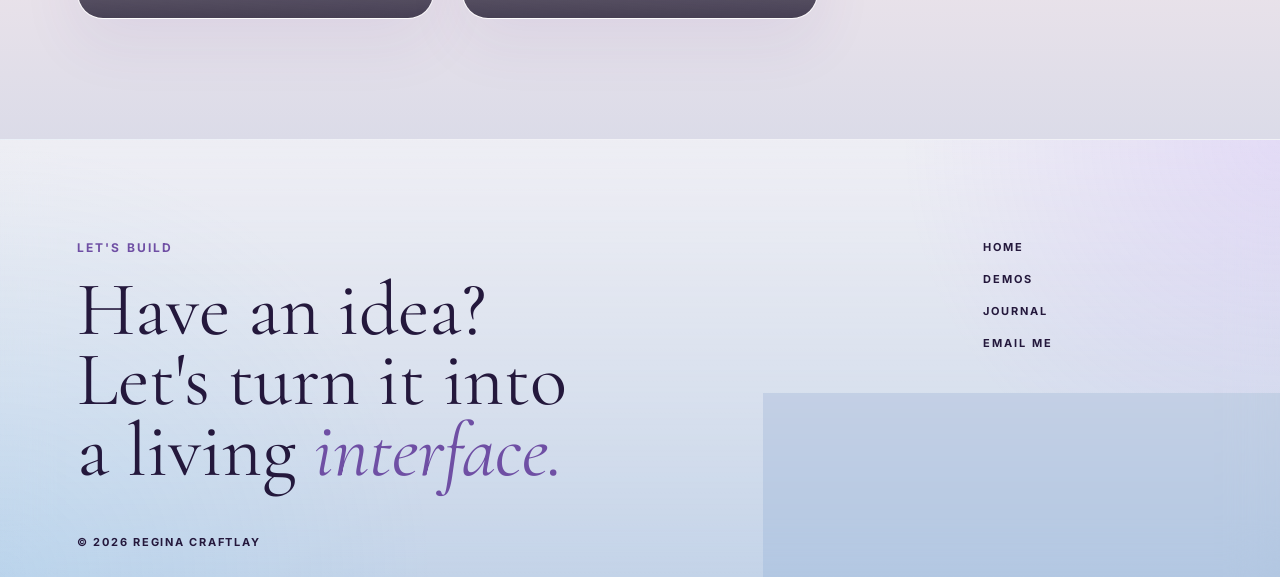
<file: demos.html>
<!doctype html>
<html lang="en">
  <head>
    <meta charset="UTF-8" />
    <meta name="viewport" content="width=device-width, initial-scale=1.0" />

    <title>Demos | Regina CraftLay</title>
   <link rel="icon" href="assets/media/violet-favicon.png" type="image/png" />
    <link rel="apple-touch-icon" href="assets/media/violet-favicon.png" />

    <link rel="preconnect" href="https://fonts.googleapis.com" />
    <link rel="preconnect" href="https://fonts.gstatic.com" crossorigin />

    <link
      href="https://fonts.googleapis.com/css2?family=Cormorant+Garamond:wght@300;400;500;600&family=Inter:wght@300;400;500;600;700&display=swap"
      rel="stylesheet"
    />

    <link rel="stylesheet" href="styles/demos.css" />
    <link id="theme-link" rel="stylesheet" href="styles/style-violet.css" />
  </head>

  <body>
    <div id="theme-overlay" class="theme-overlay"></div>

    <div class="page" id="top" data-theme="violet">
      <header class="demos-header" data-header>
        <a href="index.html" class="brand">
          REGINA
          <span>CRAFTLAY</span>
        </a>

        <nav class="main-nav" aria-label="Primary navigation">
          <a href="index.html">Home</a>
          <a href="demos.html" class="active">Demos</a>
          <a href="journal.html">Journal</a>
          <a href="contact.html">Contact</a>
        </nav>

        <div class="header-actions">
          <div
            class="vibe-switcher desktop-vibe-switcher"
            aria-label="Choose another visual world"
            data-vibe-switcher
          ></div>

          <a href="contact.html" class="header-button">
            <span>+</span>
            Let's work together
          </a>

          <button
            class="menu-toggle"
            type="button"
            aria-label="Open menu"
            aria-expanded="false"
            data-menu-toggle
          >
            <span></span>
            <span></span>
          </button>
        </div>

        <nav class="burger-menu" aria-label="Mobile navigation" data-burger-menu>
          <a href="index.html">Home</a>
          <a href="demos.html" class="active">Demos</a>
          <a href="journal.html">Journal</a>
          <a href="contact.html">Contact</a>

          <div class="mobile-vibe-block">
            <p>Choose theme</p>
            <div
              class="vibe-switcher mobile-vibe-switcher"
              aria-label="Choose another visual world"
              data-vibe-switcher
            ></div>
          </div>
        </nav>
      </header>

      <main>
        <section class="demos-hero">
          <div class="hero-rail">
            <span>02</span>
            <i></i>
            <b>Demos</b>
          </div>

          <div class="hero-copy">
            <p class="eyebrow">Selected demos</p>

            <h1>
              Creative<br />
              interfaces,<br />
              crafted with <em>feeling.</em>
            </h1>

            <p>
              A collection of frontend projects: interactive UI concepts,
              campaign landing pages, business websites and creative studio
              experiences.
            </p>
          </div>

          <div class="hero-orb"></div>
        </section>

        <section class="filter-bar" aria-label="Project filters">
          <button class="active" type="button" data-filter="all">All</button>
          <button type="button" data-filter="landing">Landing pages</button>
          <button type="button" data-filter="business">Business websites</button>
          <button type="button" data-filter="creative">Creative studio</button>
          <button type="button" data-filter="ui">UI concepts</button>
        </section>

        <section class="projects-grid" aria-label="Demo projects">
          <article class="demo-card" data-category="ui landing">
            <img src="assets/media/calculator.png" alt="Calculator project preview" />

            <div class="demo-info">
              <span>Interactive UI / Landing</span>

              <h2>Calculator</h2>

              <p>
                A playful calculator project with theme switching,
                responsive layout and interactive frontend logic.
              </p>

              <a href="https://19reginab91.github.io/Calculator/" target="_blank">
                Visit demo website
                <b>&rarr;</b>
              </a>
            </div>
          </article>

          <article class="demo-card" data-category="business">
            <img src="assets/media/kristall-reinigung.png" alt="Kristall Reinigung website preview" />

            <div class="demo-info">
              <span>Business Website</span>

              <h2>Kristall</h2>

              <p>
                A service-based business website for a cleaning company
                with clear structure, calm design and trust-focused
                presentation.
              </p>

              <a href="https://19reginab91.github.io/Kristall-Reinigung/" target="_blank">
                Visit demo website
                <b>&rarr;</b>
              </a>
            </div>
          </article>

          <article class="demo-card" data-category="creative business">
            <img src="assets/media/amarte.png" alt="Amarte Design Studio preview" />

            <div class="demo-info">
              <span>Creative Studio Website</span>

              <h2>Amarte</h2>

              <p>
                A multi-page website for a creative handmade art studio,
                combining emotional branding, gallery interaction and
                soft visual storytelling.
              </p>

              <a href="https://19reginab91.github.io/Amarte_Design_Studio/" target="_blank">
                Visit demo website
                <b>&rarr;</b>
              </a>
            </div>
          </article>

          <article class="demo-card" data-category="landing">
            <img src="assets/media/hanna-sport.png" alt="Hanna Sport project preview" />

            <div class="demo-info">
              <span>Campaign Landing Page</span>

              <h2>Hanna Sport</h2>

              <p>
                A campaign landing page concept for a sports promotion
                with energetic visual rhythm and focused call-to-action
                structure.
              </p>

              <a href="https://19reginab91.github.io/Hannah-sport-campaign-landing/" target="_blank">
                Visit demo website
                <b>&rarr;</b>
              </a>
            </div>
          </article>

          <article class="demo-card" data-category="business">
            <img src="assets/media/tree-service.png" alt="Tree Service website preview" />

            <div class="demo-info">
              <span>Business Website</span>

              <h2>Tree Service</h2>

              <p>
                A grounded business website concept for a local tree
                service, built with natural colors, simple navigation
                and a practical service-focused structure.
              </p>

              <a href="#" target="_blank">
                Coming soon
                <b>&rarr;</b>
              </a>
            </div>
          </article>
        </section>
      </main>

      <footer class="demos-footer" id="contact">
        <div>
          <p class="eyebrow">Let's build</p>

          <h2>
            Have an idea?<br />
            Let's turn it into<br />
            a living <em>interface.</em>
          </h2>
        </div>

        <nav class="footer-links" aria-label="Footer navigation">
          <a href="index.html">Home</a>
          <a href="demos.html">Demos</a>
          <a href="journal.html">Journal</a>
          <a href="mailto:regina.craftlay@gmail.com">Email me</a>
        </nav>

        <div class="footer-bottom">
          <span>&copy; 2026 Regina CraftLay</span>

          <a href="#top">
            Back to top &uarr;
          </a>
        </div>
      </footer>
    </div>

    <script src="scripts/demos.js"></script>
  </body>
</html>
</file>
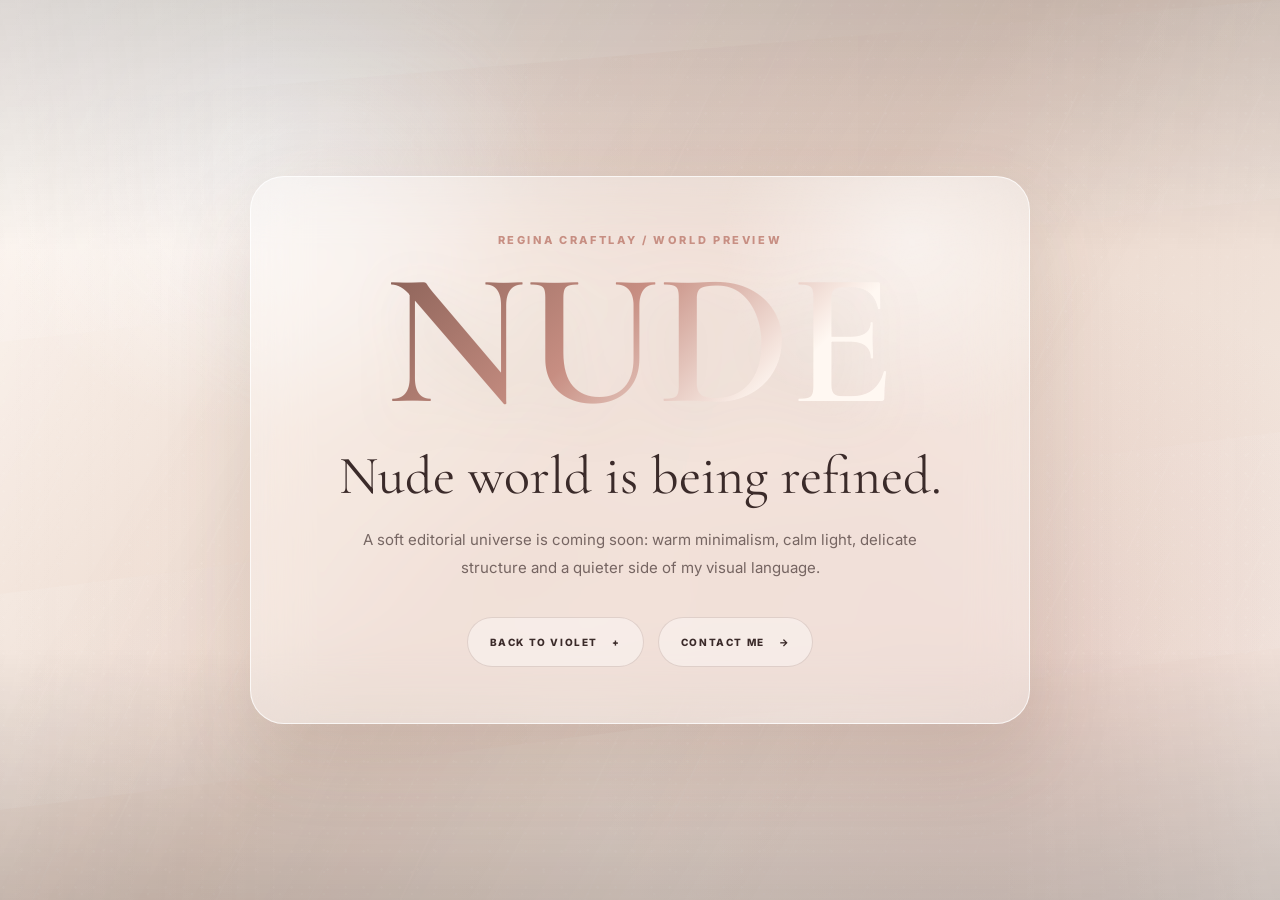
<file: nude-coming-soon.html>
<!doctype html>
<html lang="en">
  <head>
    <meta charset="UTF-8" />
    <meta name="viewport" content="width=device-width, initial-scale=1.0" />

    <title>Nude World Coming Soon | Regina CraftLay</title>

    <link rel="icon" href="assets/brand/favicon.svg" type="image/svg+xml" />
    <link rel="apple-touch-icon" href="assets/brand/regina-craftlay-logo.svg" />

    <link rel="preconnect" href="https://fonts.googleapis.com" />
    <link rel="preconnect" href="https://fonts.gstatic.com" crossorigin />

    <link
      href="https://fonts.googleapis.com/css2?family=Cormorant+Garamond:wght@400;500;600&family=Inter:wght@400;500;600;700;800&display=swap"
      rel="stylesheet"
    />

    <link rel="stylesheet" href="styles/coming-soon.css" />
  </head>

  <body>
    <main class="teaser-page teaser-nude" data-teaser-page>
      <div class="teaser-film" aria-hidden="true">
        <span class="film-grain"></span>
        <span class="film-light film-light-one"></span>
        <span class="film-light film-light-two"></span>
        <span class="film-stripe film-stripe-one"></span>
        <span class="film-stripe film-stripe-two"></span>
        <span class="film-texture"></span>
      </div>

      <section class="teaser-content" aria-labelledby="teaser-title">
        <p class="teaser-kicker">Regina CraftLay / World preview</p>

        <h1 id="teaser-title" class="teaser-title">
          <span>Nude</span>
        </h1>

        <p class="teaser-lead">
          Nude world is being refined.
        </p>

        <p class="teaser-text">
          A soft editorial universe is coming soon: warm minimalism, calm
          light, delicate structure and a quieter side of my visual language.
        </p>

        <div class="teaser-actions">
          <a href="index.html">Back to Violet <span>+</span></a>
          <a href="contact.html">Contact me <span>&rarr;</span></a>
        </div>
      </section>
    </main>

    <script src="scripts/coming-soon.js"></script>
  </body>
</html>
</file>
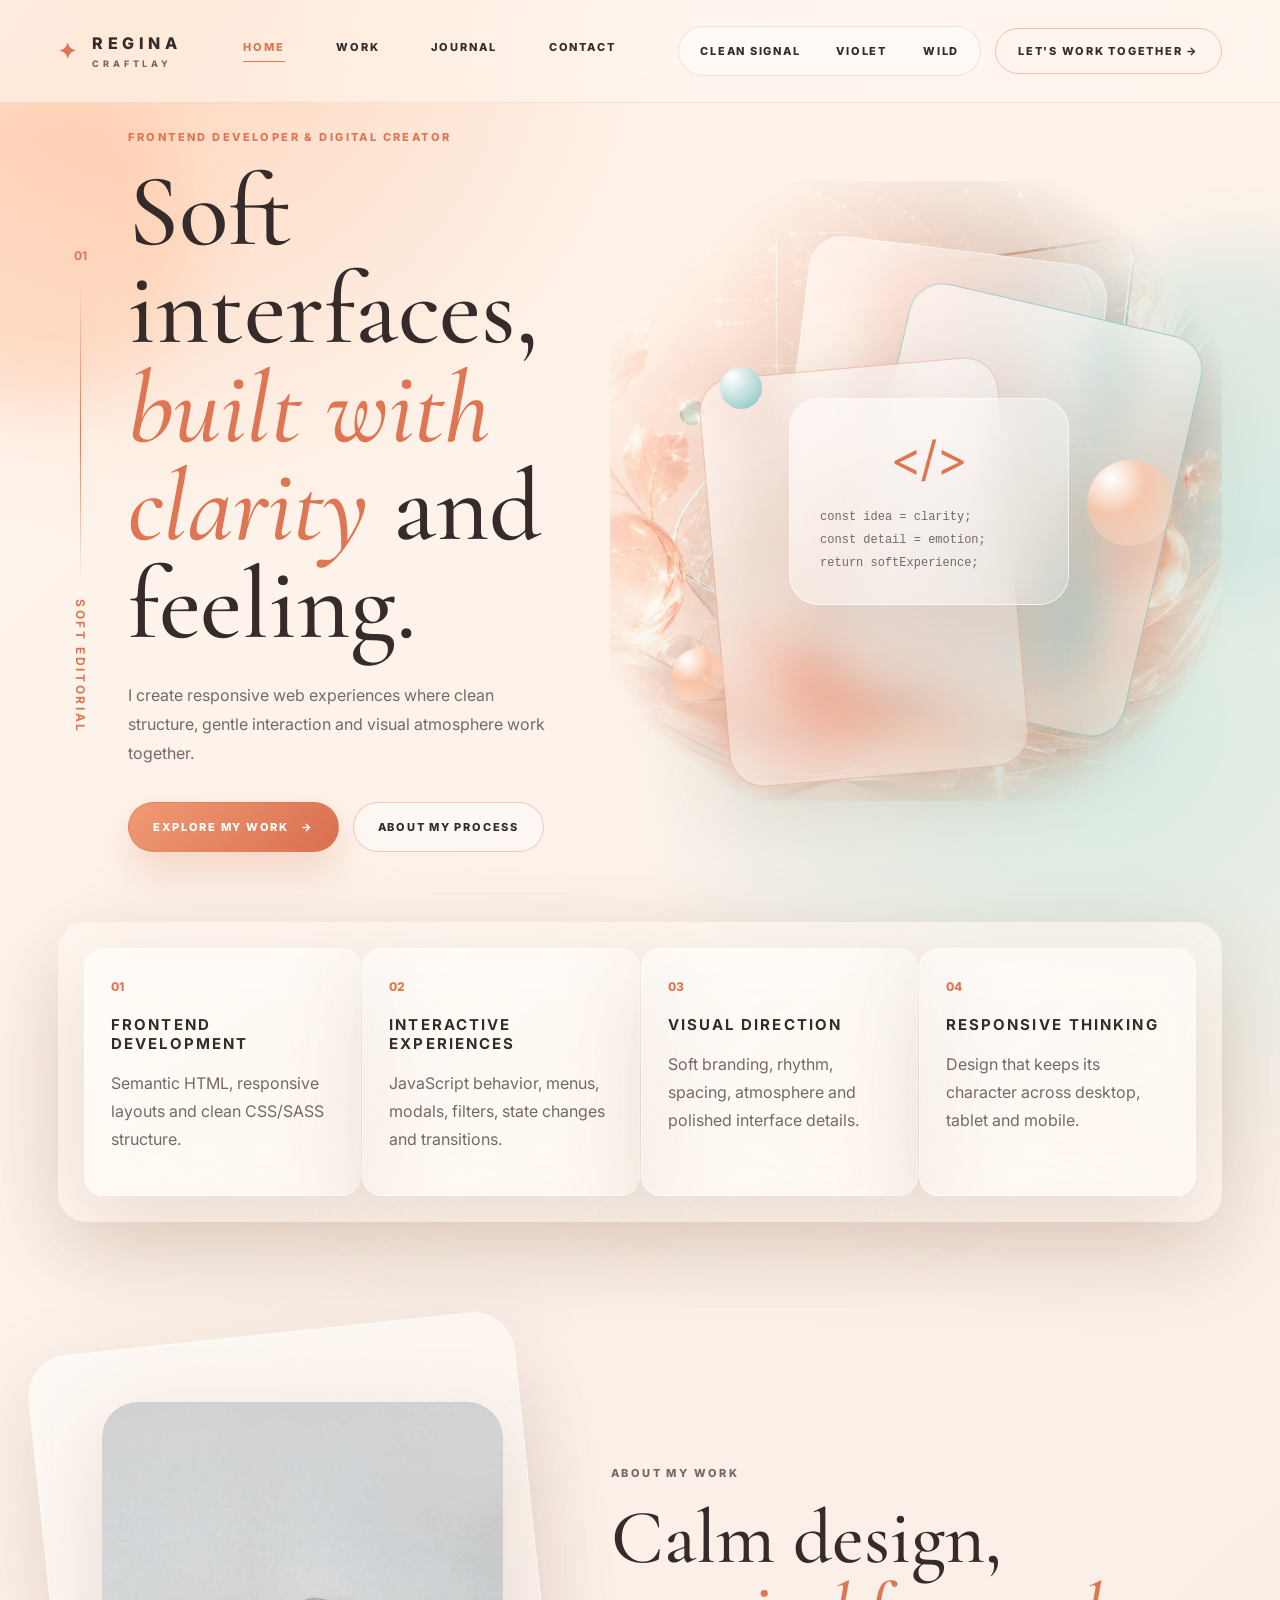
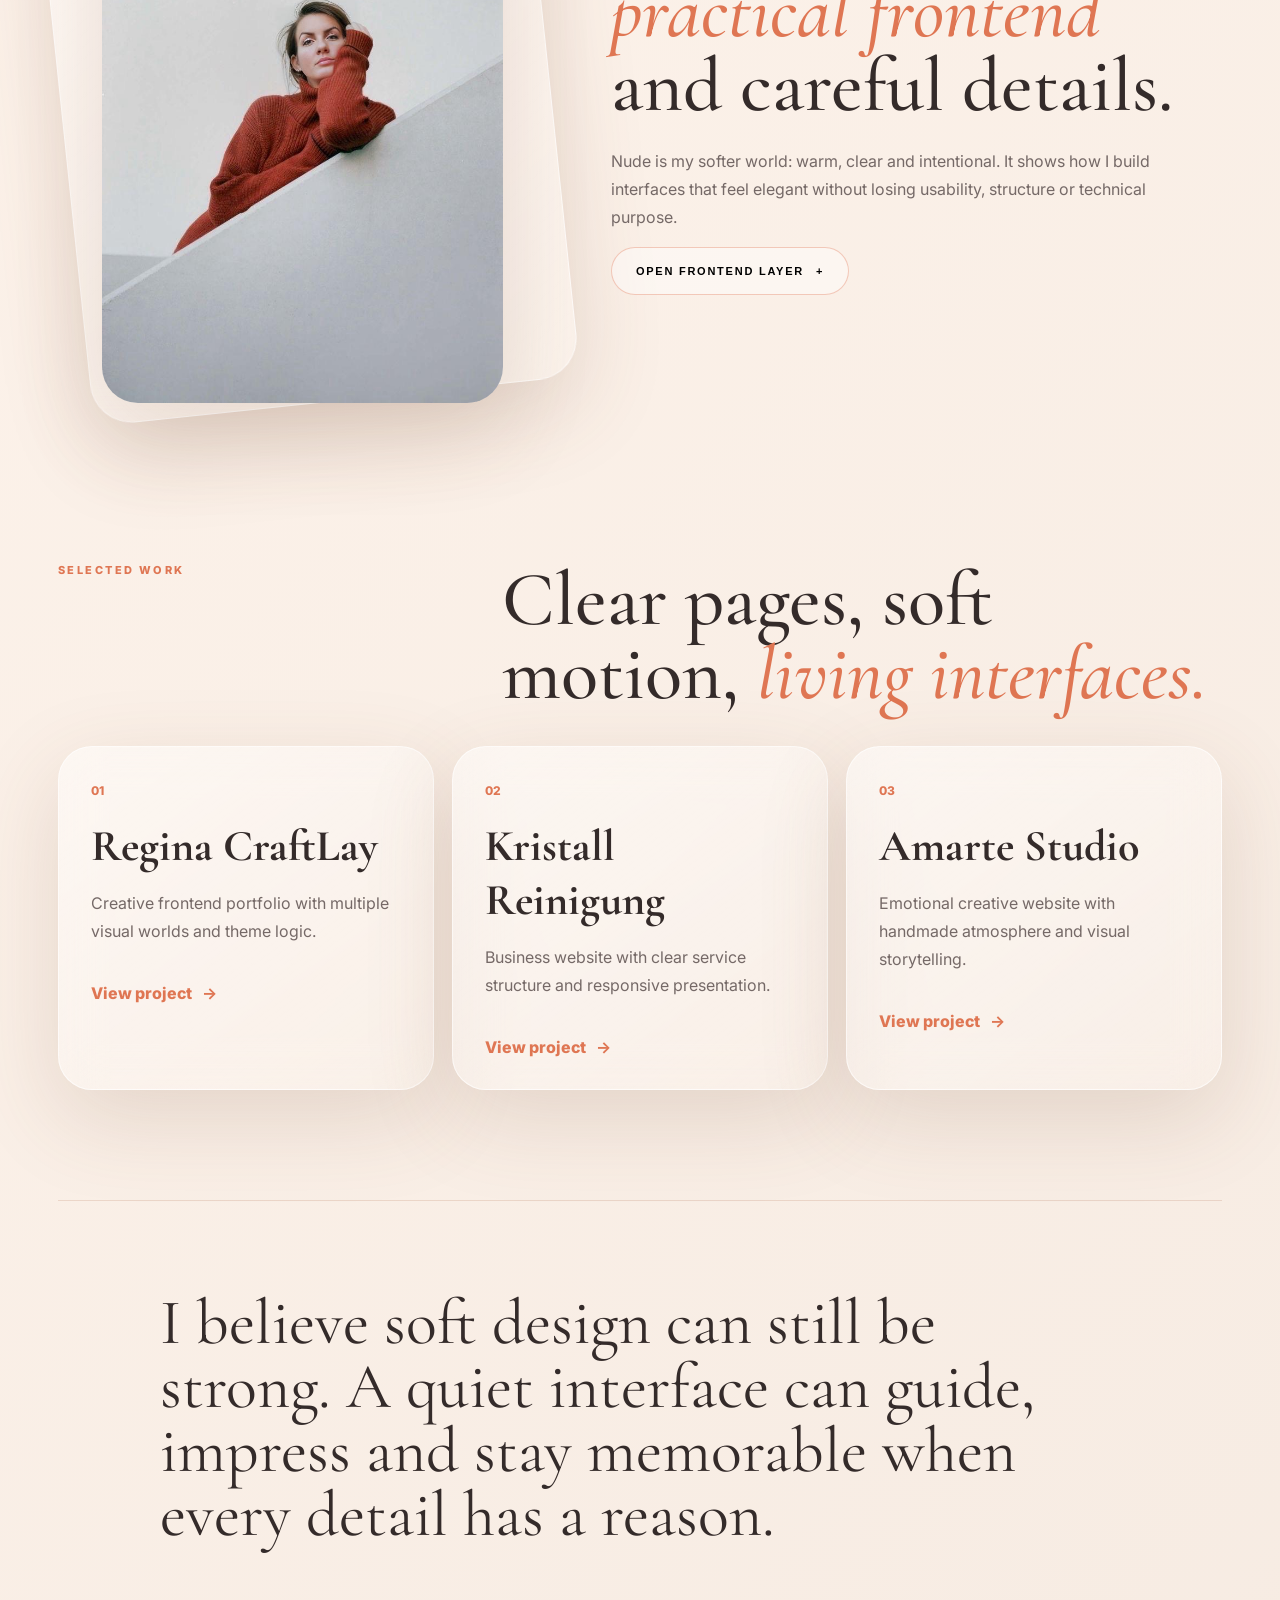
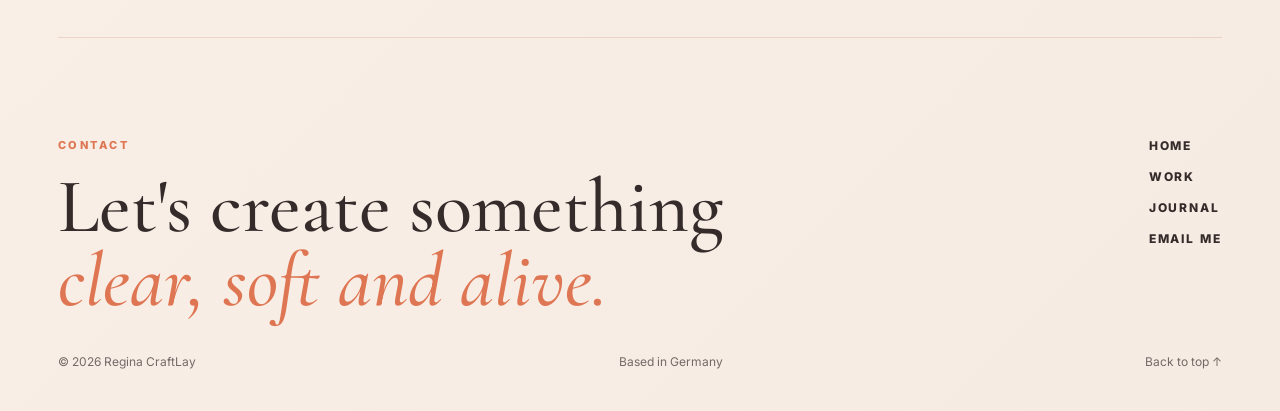
<file: nude-index.html>
<!doctype html>
<html lang="en">
  <head>
    <meta charset="UTF-8" />
    <meta name="viewport" content="width=device-width, initial-scale=1.0" />

    <title>Nude World | Regina CraftLay</title>

    <link rel="icon" href="assets/brand/favicon.svg" type="image/svg+xml" />
    <link rel="apple-touch-icon" href="assets/brand/regina-craftlay-logo.svg" />

    <link rel="preconnect" href="https://fonts.googleapis.com" />
    <link rel="preconnect" href="https://fonts.gstatic.com" crossorigin />

    <link
      href="https://fonts.googleapis.com/css2?family=Cormorant+Garamond:ital,wght@0,400;0,500;1,500&family=Inter:wght@400;500;600;700;800&display=swap"
      rel="stylesheet"
    />

    <link rel="stylesheet" href="styles/nude-index.css" />
  </head>

  <body>
    <div class="nude-page" id="top" data-theme="nude">
      <div class="nude-noise" aria-hidden="true"></div>
      <div class="nude-light nude-light-one" aria-hidden="true"></div>
      <div class="nude-light nude-light-two" aria-hidden="true"></div>

      <header class="nude-header" data-header>
        <a class="nude-brand" href="nude-index.html" aria-label="Regina CraftLay home">
          <span class="nude-brand__star">✦</span>
          <span>
            Regina
            <small>CraftLay</small>
          </span>
        </a>

        <nav class="nude-nav" aria-label="Primary navigation">
          <a href="nude-index.html" class="active">Home</a>
          <a href="nude-demos.html">Work</a>
          <a href="nude-journal.html">Journal</a>
          <a href="nude-contact.html">Contact</a>
        </nav>

        <div class="nude-actions">
          <div class="nude-worlds" aria-label="Choose another visual world">
            <a href="index.html">Clean Signal</a>
            <a href="violet-index.html">Violet</a>
            <a href="wild-index.html">Wild</a>
          </div>

          <a class="nude-cta" href="nude-contact.html">
            Let's work together
            <span>→</span>
          </a>

          <button
            class="nude-menu-toggle"
            type="button"
            aria-label="Open menu"
            aria-expanded="false"
            data-menu-toggle
          >
            <span></span>
            <span></span>
          </button>
        </div>

        <nav class="nude-mobile-menu" aria-label="Mobile navigation" data-burger-menu>
          <a href="nude-index.html" class="active">Home</a>
          <a href="nude-demos.html">Work</a>
          <a href="nude-journal.html">Journal</a>
          <a href="nude-contact.html">Contact</a>
          <a href="index.html">Violet world</a>
          <a href="wild-index.html">Wild world</a>
        </nav>
      </header>

      <main>
        <section class="nude-hero" aria-labelledby="hero-title">
          <div class="nude-hero__rail" aria-hidden="true">
            <span>01</span>
            <i></i>
            <b>Soft editorial</b>
          </div>

          <div class="nude-hero__copy">
            <p class="nude-eyebrow">Frontend developer & digital creator</p>

            <h1 id="hero-title">
              Soft interfaces,
              <em>built with clarity</em>
              and feeling.
            </h1>

            <p class="nude-hero__text">
              I create responsive web experiences where clean structure,
              gentle interaction and visual atmosphere work together.
            </p>

            <div class="nude-hero__buttons">
              <a class="nude-primary" href="nude-demos.html">
                Explore my work
                <span>→</span>
              </a>

              <a class="nude-secondary" href="#about">
                About my process
              </a>
            </div>
          </div>

          <div class="nude-hero__visual" aria-hidden="true">
            <img class="nude-hero__bg" src="assets/media/nude.png" alt="" />

            <div class="glass-sheet glass-sheet-one"></div>
            <div class="glass-sheet glass-sheet-two"></div>
            <div class="glass-sheet glass-sheet-three"></div>

            <div class="nude-code-card">
              <span>&lt;/&gt;</span>
              <p>
                const idea = clarity;<br />
                const detail = emotion;<br />
                return softExperience;
              </p>
            </div>

            <div class="nude-orb nude-orb-one"></div>
            <div class="nude-orb nude-orb-two"></div>
            <div class="nude-orb nude-orb-three"></div>
          </div>
        </section>

        <section class="nude-intro" aria-label="What I do">
          <article class="nude-intro-card">
            <span>01</span>
            <h2>Frontend Development</h2>
            <p>Semantic HTML, responsive layouts and clean CSS/SASS structure.</p>
          </article>

          <article class="nude-intro-card">
            <span>02</span>
            <h2>Interactive Experiences</h2>
            <p>JavaScript behavior, menus, modals, filters, state changes and transitions.</p>
          </article>

          <article class="nude-intro-card">
            <span>03</span>
            <h2>Visual Direction</h2>
            <p>Soft branding, rhythm, spacing, atmosphere and polished interface details.</p>
          </article>

          <article class="nude-intro-card">
            <span>04</span>
            <h2>Responsive Thinking</h2>
            <p>Design that keeps its character across desktop, tablet and mobile.</p>
          </article>
        </section>

        <section class="nude-about" id="about" aria-labelledby="about-title">
          <div class="nude-about__media">
            <img src="assets/media/nude-portrait.jpeg" alt="Regina portrait" />
            <div class="nude-about__glass"></div>
          </div>

          <div class="nude-about__copy">
            <p class="nude-eyebrow">About my work</p>

            <h2 id="about-title">
              Calm design,
              <em>practical frontend</em>
              and careful details.
            </h2>

            <p>
              Nude is my softer world: warm, clear and intentional. It shows
              how I build interfaces that feel elegant without losing usability,
              structure or technical purpose.
            </p>

            <button class="nude-read-more" type="button" data-about-toggle>
              Open frontend layer
              <span>+</span>
            </button>

            <div class="nude-engineering" data-about-layer>
              <h3>Frontend layer</h3>

              <ul>
                <li>Semantic HTML structure</li>
                <li>CSS/SASS layout system</li>
                <li>Responsive design for mobile and desktop</li>
                <li>JavaScript interactions and UI logic</li>
                <li>Animated transitions and interface states</li>
                <li>Visual design translated into working code</li>
              </ul>
            </div>
          </div>
        </section>

        <section class="nude-work" id="work" aria-labelledby="work-title">
          <div class="nude-section-head">
            <p class="nude-eyebrow">Selected work</p>

            <h2 id="work-title">
              Clear pages,
              soft motion,
              <em>living interfaces.</em>
            </h2>
          </div>

          <div class="nude-work-grid">
            <article class="nude-work-card">
              <span>01</span>
              <h3>Regina CraftLay</h3>
              <p>Creative frontend portfolio with multiple visual worlds and theme logic.</p>
              <a href="index.html">View project <b>→</b></a>
            </article>

            <article class="nude-work-card">
              <span>02</span>
              <h3>Kristall Reinigung</h3>
              <p>Business website with clear service structure and responsive presentation.</p>
              <a href="https://19reginab91.github.io/Kristall-Reinigung/" target="_blank">
                View project <b>→</b>
              </a>
            </article>

            <article class="nude-work-card">
              <span>03</span>
              <h3>Amarte Studio</h3>
              <p>Emotional creative website with handmade atmosphere and visual storytelling.</p>
              <a href="https://19reginab91.github.io/Amarte_Design_Studio/" target="_blank">
                View project <b>→</b>
              </a>
            </article>
          </div>
        </section>

        <section class="nude-statement" aria-label="Creative statement">
          <p>
            I believe soft design can still be strong. A quiet interface can
            guide, impress and stay memorable when every detail has a reason.
          </p>
        </section>
      </main>

      <footer class="nude-footer" id="contact">
        <div>
          <p class="nude-eyebrow">Contact</p>

          <h2>
            Let's create something
            <em>clear, soft and alive.</em>
          </h2>
        </div>

        <nav class="nude-footer__links" aria-label="Footer navigation">
          <a href="nude-index.html">Home</a>
          <a href="nude-demos.html">Work</a>
          <a href="nude-journal.html">Journal</a>
          <a href="mailto:regina.craftlay@gmail.com">Email me</a>
        </nav>

        <div class="nude-footer__bottom">
          <span>© 2026 Regina CraftLay</span>
          <span>Based in Germany</span>
          <a href="#top">Back to top ↑</a>
        </div>
      </footer>
    </div>

    <script src="scripts/nude-index.js"></script>
  </body>
</html>
</file>
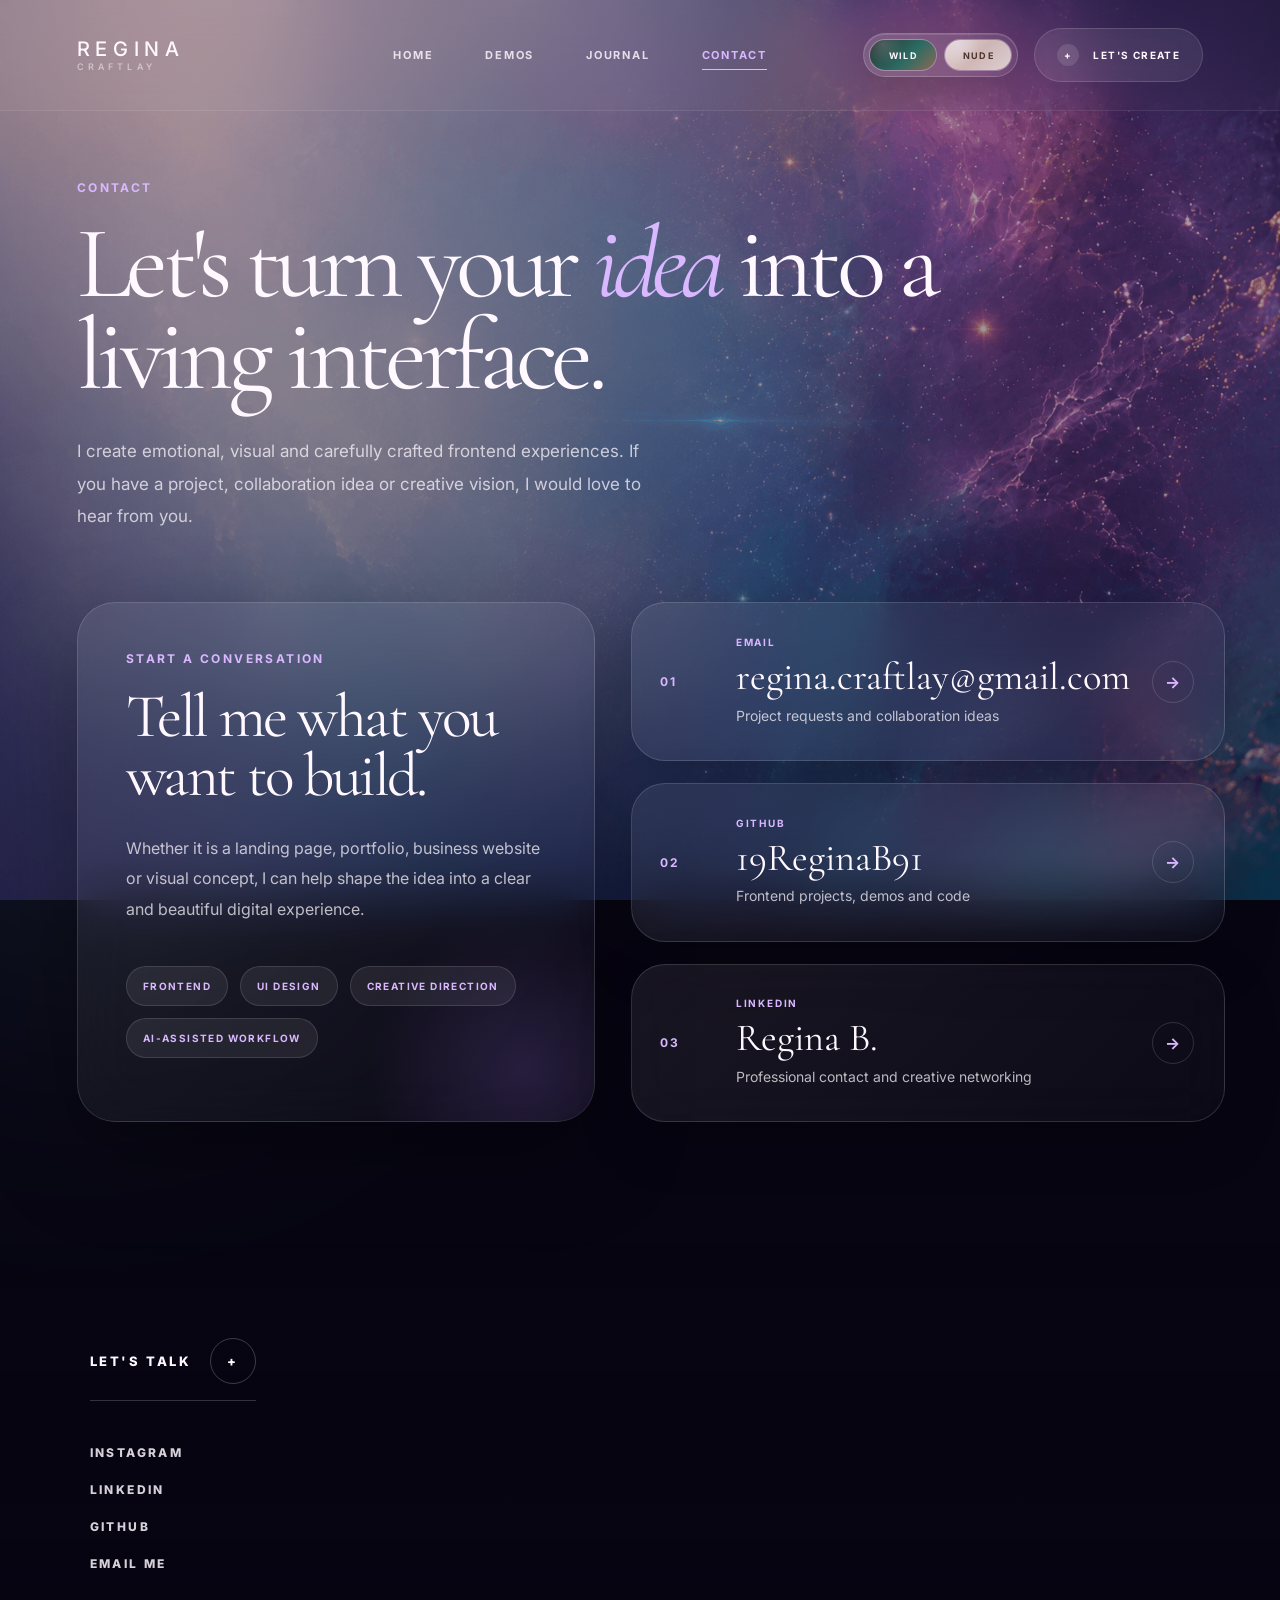
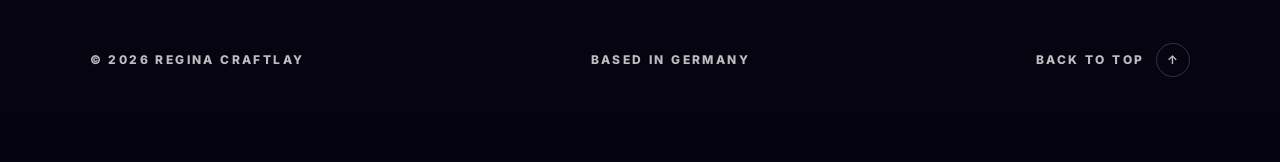
<file: violet-contact.html>
<!doctype html>
<html lang="en">
  <head>
    <meta charset="UTF-8" />
    <meta name="viewport" content="width=device-width, initial-scale=1.0" />

    <title>Contact | Regina CraftLay</title>

<link rel="icon" href="assets/media/violet-favicon.png" type="image/png" />
    <link rel="apple-touch-icon" href="assets/media/violet-favicon.png" />

    <link rel="preconnect" href="https://fonts.googleapis.com" />
    <link rel="preconnect" href="https://fonts.gstatic.com" crossorigin />

    <link
      href="https://fonts.googleapis.com/css2?family=Cormorant+Garamond:wght@300;400;500;600&family=Inter:wght@300;400;500;600;700&display=swap"
      rel="stylesheet"
    />

    <link id="theme-link" rel="stylesheet" href="styles/style-violet.css" />
    <link rel="stylesheet" href="styles/violet-contact.css" />
  </head>

  <body>
    <div id="theme-overlay" class="theme-overlay"></div>

    <div class="page" id="top" data-theme="violet">
      <div class="ambient ambient-one"></div>
      <div class="ambient ambient-two"></div>
      <div class="ambient ambient-three"></div>

      <header class="contact-header" data-header>
        <a href="violet-index.html" class="brand">
          REGINA
          <span>CRAFTLAY</span>
        </a>

        <nav class="main-nav" aria-label="Primary navigation">
          <a href="violet-index.html">Home</a>
          <a href="violet-demos.html">Demos</a>
          <a href="violet-journal.html">Journal</a>
          <a href="violet-contact.html" class="active">Contact</a>
        </nav>

        <div class="header-actions">
          <div
            class="vibe-switcher desktop-vibe-switcher"
            aria-label="Choose another visual world"
            data-vibe-switcher
          ></div>

          <a href="mailto:regina.craftlay@gmail.com" class="header-button">
            <span>+</span>
            Let's create
          </a>

          <button
            class="menu-toggle"
            type="button"
            aria-label="Open menu"
            aria-expanded="false"
            data-menu-toggle
          >
            <span></span>
            <span></span>
          </button>
        </div>

        <nav class="burger-menu" aria-label="Mobile navigation" data-burger-menu>
          <a href="violet-index.html">Home</a>
          <a href="violet-demos.html">Demos</a>
          <a href="violet-journal.html">Journal</a>
          <a href="violet-contact.html" class="active">Contact</a>

          <div class="mobile-vibe-block">
            <p>Choose theme</p>
            <div
              class="vibe-switcher mobile-vibe-switcher"
              aria-label="Choose another visual world"
              data-vibe-switcher
            ></div>
          </div>
        </nav>
      </header>

      <main class="contact-page">
        <section class="contact-hero reveal">
          <p class="eyebrow">Contact</p>

          <h1>
            Let's turn your
            <em>idea</em>
            into a living
            interface.
          </h1>

          <p class="contact-intro">
            I create emotional, visual and carefully crafted frontend
            experiences. If you have a project, collaboration idea or creative
            vision, I would love to hear from you.
          </p>
        </section>

        <section class="contact-layout">
          <article class="contact-panel reveal">
            <p class="panel-label">Start a conversation</p>

            <h2>Tell me what you want to build.</h2>

            <p>
              Whether it is a landing page, portfolio, business website or
              visual concept, I can help shape the idea into a clear and
              beautiful digital experience.
            </p>

            <div class="contact-tags">
              <span>Frontend</span>
              <span>UI Design</span>
              <span>Creative Direction</span>
              <span>AI-assisted workflow</span>
            </div>
          </article>

          <section class="contact-cards reveal">
            <a href="mailto:regina.craftlay@gmail.com" class="contact-card">
              <span class="card-number">01</span>

              <div>
                <p>Email</p>
                <h3>regina.craftlay@gmail.com</h3>
                <span>Project requests and collaboration ideas</span>
              </div>

              <b>&rarr;</b>
            </a>

            <a
              href="https://github.com/19ReginaB91"
              target="_blank"
              class="contact-card"
            >
              <span class="card-number">02</span>

              <div>
                <p>GitHub</p>
                <h3>19ReginaB91</h3>
                <span>Frontend projects, demos and code</span>
              </div>

              <b>&rarr;</b>
            </a>

            <a
              href="https://www.linkedin.com/in/regina-bolotnikova"
              target="_blank"
              class="contact-card"
            >
              <span class="card-number">03</span>

              <div>
                <p>LinkedIn</p>
                <h3>Regina B.</h3>
                <span>Professional contact and creative networking</span>
              </div>

              <b>&rarr;</b>
            </a>
          </section>
        </section>
      </main>

      <footer class="contact-footer">
        <img class="footer-bg" src="assets/media/contact-bg.png" alt="" />

        <div class="footer-overlay"></div>

        <div class="footer-content">
          <a class="footer-talk" href="mailto:regina.craftlay@gmail.com">
            Let's talk
            <span>+</span>
          </a>

          <nav class="footer-socials" aria-label="Social links">
            <a href="#">Instagram</a>
            <a
              href="https://www.linkedin.com/in/regina-bolotnikova"
              target="_blank"
            >
              LinkedIn
            </a>
            <a href="https://github.com/19ReginaB91" target="_blank">GitHub</a>
            <a href="mailto:regina.craftlay@gmail.com">Email me</a>
          </nav>

          <div class="footer-bottom">
            <span>&copy; 2026 Regina CraftLay</span>
            <span>Based in Germany</span>
            <a href="#top">Back to top <b>&uarr;</b></a>
          </div>
        </div>
      </footer>
    </div>

    <script src="scripts/violet-contact.js"></script>
  </body>
</html>
</file>
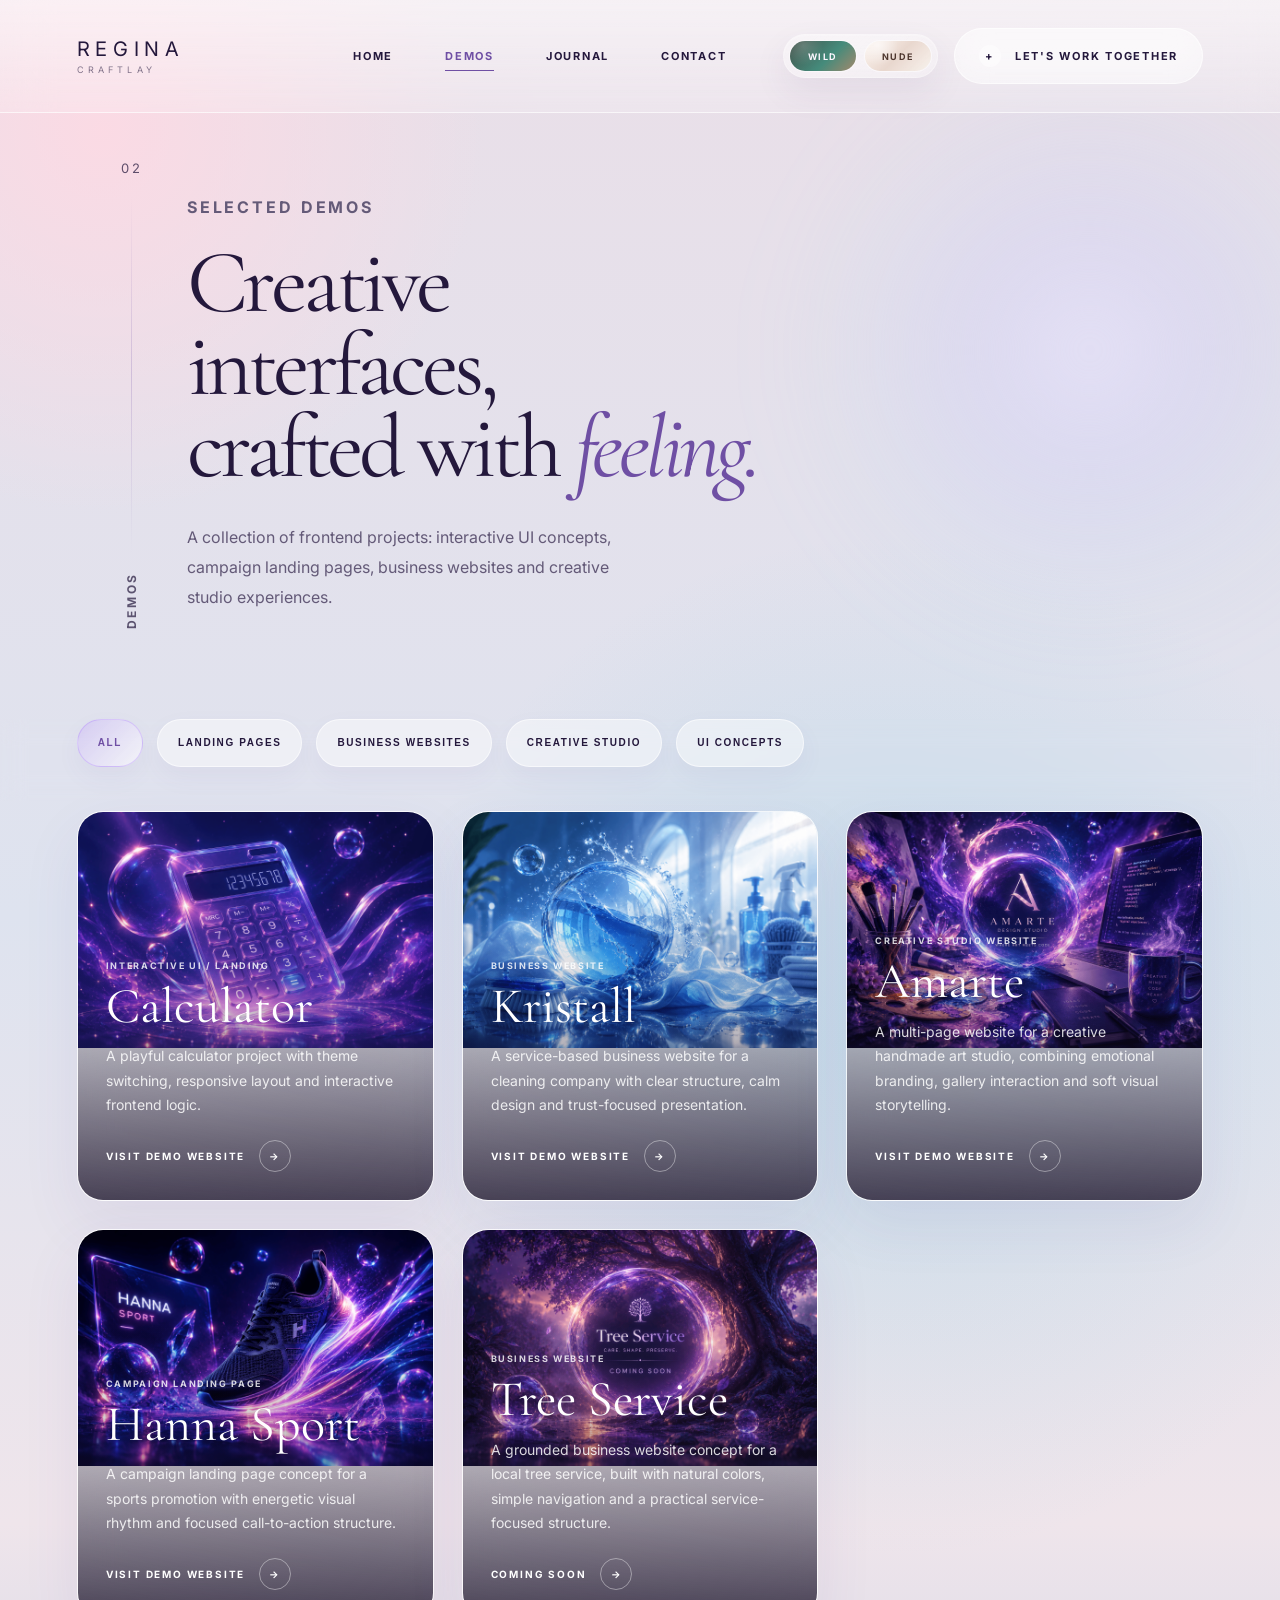
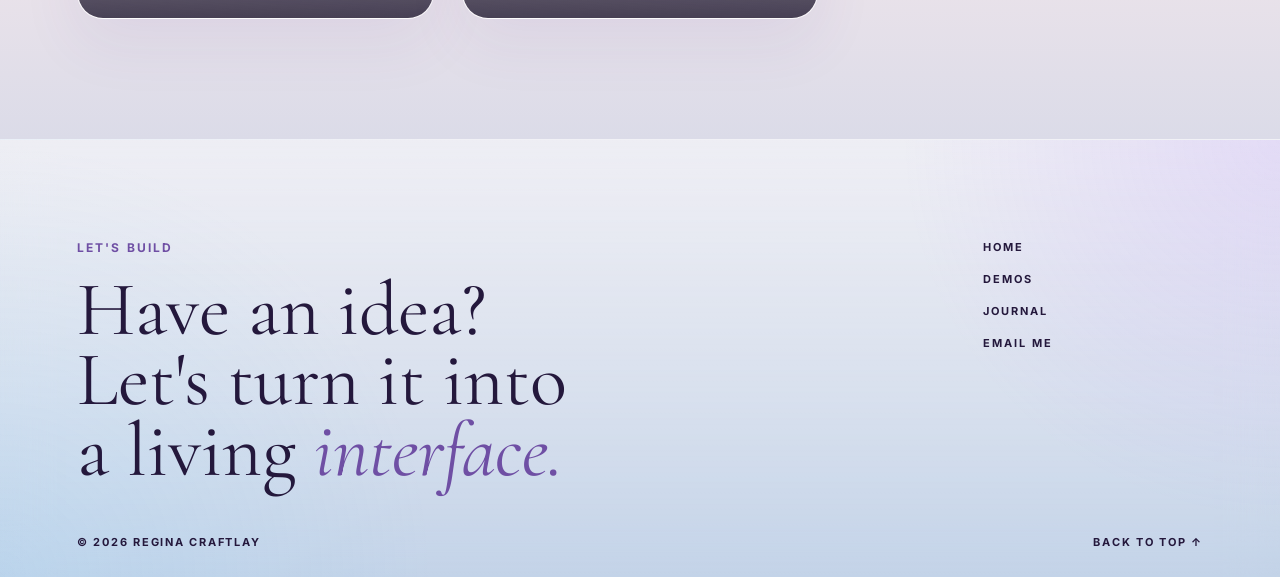
<file: violet-demos.html>
<!doctype html>
<html lang="en">
  <head>
    <meta charset="UTF-8" />
    <meta name="viewport" content="width=device-width, initial-scale=1.0" />

    <title>Demos | Regina CraftLay</title>
   <link rel="icon" href="assets/media/violet-favicon.png" type="image/png" />
    <link rel="apple-touch-icon" href="assets/media/violet-favicon.png" />

    <link rel="preconnect" href="https://fonts.googleapis.com" />
    <link rel="preconnect" href="https://fonts.gstatic.com" crossorigin />

    <link
      href="https://fonts.googleapis.com/css2?family=Cormorant+Garamond:wght@300;400;500;600&family=Inter:wght@300;400;500;600;700&display=swap"
      rel="stylesheet"
    />

    <link rel="stylesheet" href="styles/violet-demos.css" />
    <link id="theme-link" rel="stylesheet" href="styles/style-violet.css" />
  </head>

  <body>
    <div id="theme-overlay" class="theme-overlay"></div>

    <div class="page" id="top" data-theme="violet">
      <header class="demos-header" data-header>
        <a href="violet-index.html" class="brand">
          REGINA
          <span>CRAFTLAY</span>
        </a>

        <nav class="main-nav" aria-label="Primary navigation">
          <a href="violet-index.html">Home</a>
          <a href="violet-demos.html" class="active">Demos</a>
          <a href="violet-journal.html">Journal</a>
          <a href="violet-contact.html">Contact</a>
        </nav>

        <div class="header-actions">
          <div
            class="vibe-switcher desktop-vibe-switcher"
            aria-label="Choose another visual world"
            data-vibe-switcher
          ></div>

          <a href="violet-contact.html" class="header-button">
            <span>+</span>
            Let's work together
          </a>

          <button
            class="menu-toggle"
            type="button"
            aria-label="Open menu"
            aria-expanded="false"
            data-menu-toggle
          >
            <span></span>
            <span></span>
          </button>
        </div>

        <nav class="burger-menu" aria-label="Mobile navigation" data-burger-menu>
          <a href="violet-index.html">Home</a>
          <a href="violet-demos.html" class="active">Demos</a>
          <a href="violet-journal.html">Journal</a>
          <a href="violet-contact.html">Contact</a>

          <div class="mobile-vibe-block">
            <p>Choose theme</p>
            <div
              class="vibe-switcher mobile-vibe-switcher"
              aria-label="Choose another visual world"
              data-vibe-switcher
            ></div>
          </div>
        </nav>
      </header>

      <main>
        <section class="demos-hero">
          <div class="hero-rail">
            <span>02</span>
            <i></i>
            <b>Demos</b>
          </div>

          <div class="hero-copy">
            <p class="eyebrow">Selected demos</p>

            <h1>
              Creative<br />
              interfaces,<br />
              crafted with <em>feeling.</em>
            </h1>

            <p>
              A collection of frontend projects: interactive UI concepts,
              campaign landing pages, business websites and creative studio
              experiences.
            </p>
          </div>

          <div class="hero-orb"></div>
        </section>

        <section class="filter-bar" aria-label="Project filters">
          <button class="active" type="button" data-filter="all">All</button>
          <button type="button" data-filter="landing">Landing pages</button>
          <button type="button" data-filter="business">Business websites</button>
          <button type="button" data-filter="creative">Creative studio</button>
          <button type="button" data-filter="ui">UI concepts</button>
        </section>

        <section class="projects-grid" aria-label="Demo projects">
          <article class="demo-card" data-category="ui landing">
            <img src="assets/media/calculator.png" alt="Calculator project preview" />

            <div class="demo-info">
              <span>Interactive UI / Landing</span>

              <h2>Calculator</h2>

              <p>
                A playful calculator project with theme switching,
                responsive layout and interactive frontend logic.
              </p>

              <a href="https://19reginab91.github.io/Calculator/" target="_blank">
                Visit demo website
                <b>&rarr;</b>
              </a>
            </div>
          </article>

          <article class="demo-card" data-category="business">
            <img src="assets/media/kristall-reinigung.png" alt="Kristall Reinigung website preview" />

            <div class="demo-info">
              <span>Business Website</span>

              <h2>Kristall</h2>

              <p>
                A service-based business website for a cleaning company
                with clear structure, calm design and trust-focused
                presentation.
              </p>

              <a href="https://19reginab91.github.io/Kristall-Reinigung/" target="_blank">
                Visit demo website
                <b>&rarr;</b>
              </a>
            </div>
          </article>

          <article class="demo-card" data-category="creative business">
            <img src="assets/media/amarte.png" alt="Amarte Design Studio preview" />

            <div class="demo-info">
              <span>Creative Studio Website</span>

              <h2>Amarte</h2>

              <p>
                A multi-page website for a creative handmade art studio,
                combining emotional branding, gallery interaction and
                soft visual storytelling.
              </p>

              <a href="https://19reginab91.github.io/Amarte_Design_Studio/" target="_blank">
                Visit demo website
                <b>&rarr;</b>
              </a>
            </div>
          </article>

          <article class="demo-card" data-category="landing">
            <img src="assets/media/hanna-sport.png" alt="Hanna Sport project preview" />

            <div class="demo-info">
              <span>Campaign Landing Page</span>

              <h2>Hanna Sport</h2>

              <p>
                A campaign landing page concept for a sports promotion
                with energetic visual rhythm and focused call-to-action
                structure.
              </p>

              <a href="https://19reginab91.github.io/Hannah-sport-campaign-landing/" target="_blank">
                Visit demo website
                <b>&rarr;</b>
              </a>
            </div>
          </article>

          <article class="demo-card" data-category="business">
            <img src="assets/media/tree-service.png" alt="Tree Service website preview" />

            <div class="demo-info">
              <span>Business Website</span>

              <h2>Tree Service</h2>

              <p>
                A grounded business website concept for a local tree
                service, built with natural colors, simple navigation
                and a practical service-focused structure.
              </p>

              <a href="#" target="_blank">
                Coming soon
                <b>&rarr;</b>
              </a>
            </div>
          </article>
        </section>
      </main>

      <footer class="demos-footer" id="contact">
        <div>
          <p class="eyebrow">Let's build</p>

          <h2>
            Have an idea?<br />
            Let's turn it into<br />
            a living <em>interface.</em>
          </h2>
        </div>

        <nav class="footer-links" aria-label="Footer navigation">
          <a href="violet-index.html">Home</a>
          <a href="violet-demos.html">Demos</a>
          <a href="violet-journal.html">Journal</a>
          <a href="violet-contact.html">Email me</a>
        </nav>

        <div class="footer-bottom">
          <span>&copy; 2026 Regina CraftLay</span>

          <a href="#top">
            Back to top &uarr;
          </a>
        </div>
      </footer>
    </div>

    <script src="scripts/violet-demos.js"></script>
  </body>
</html>
</file>
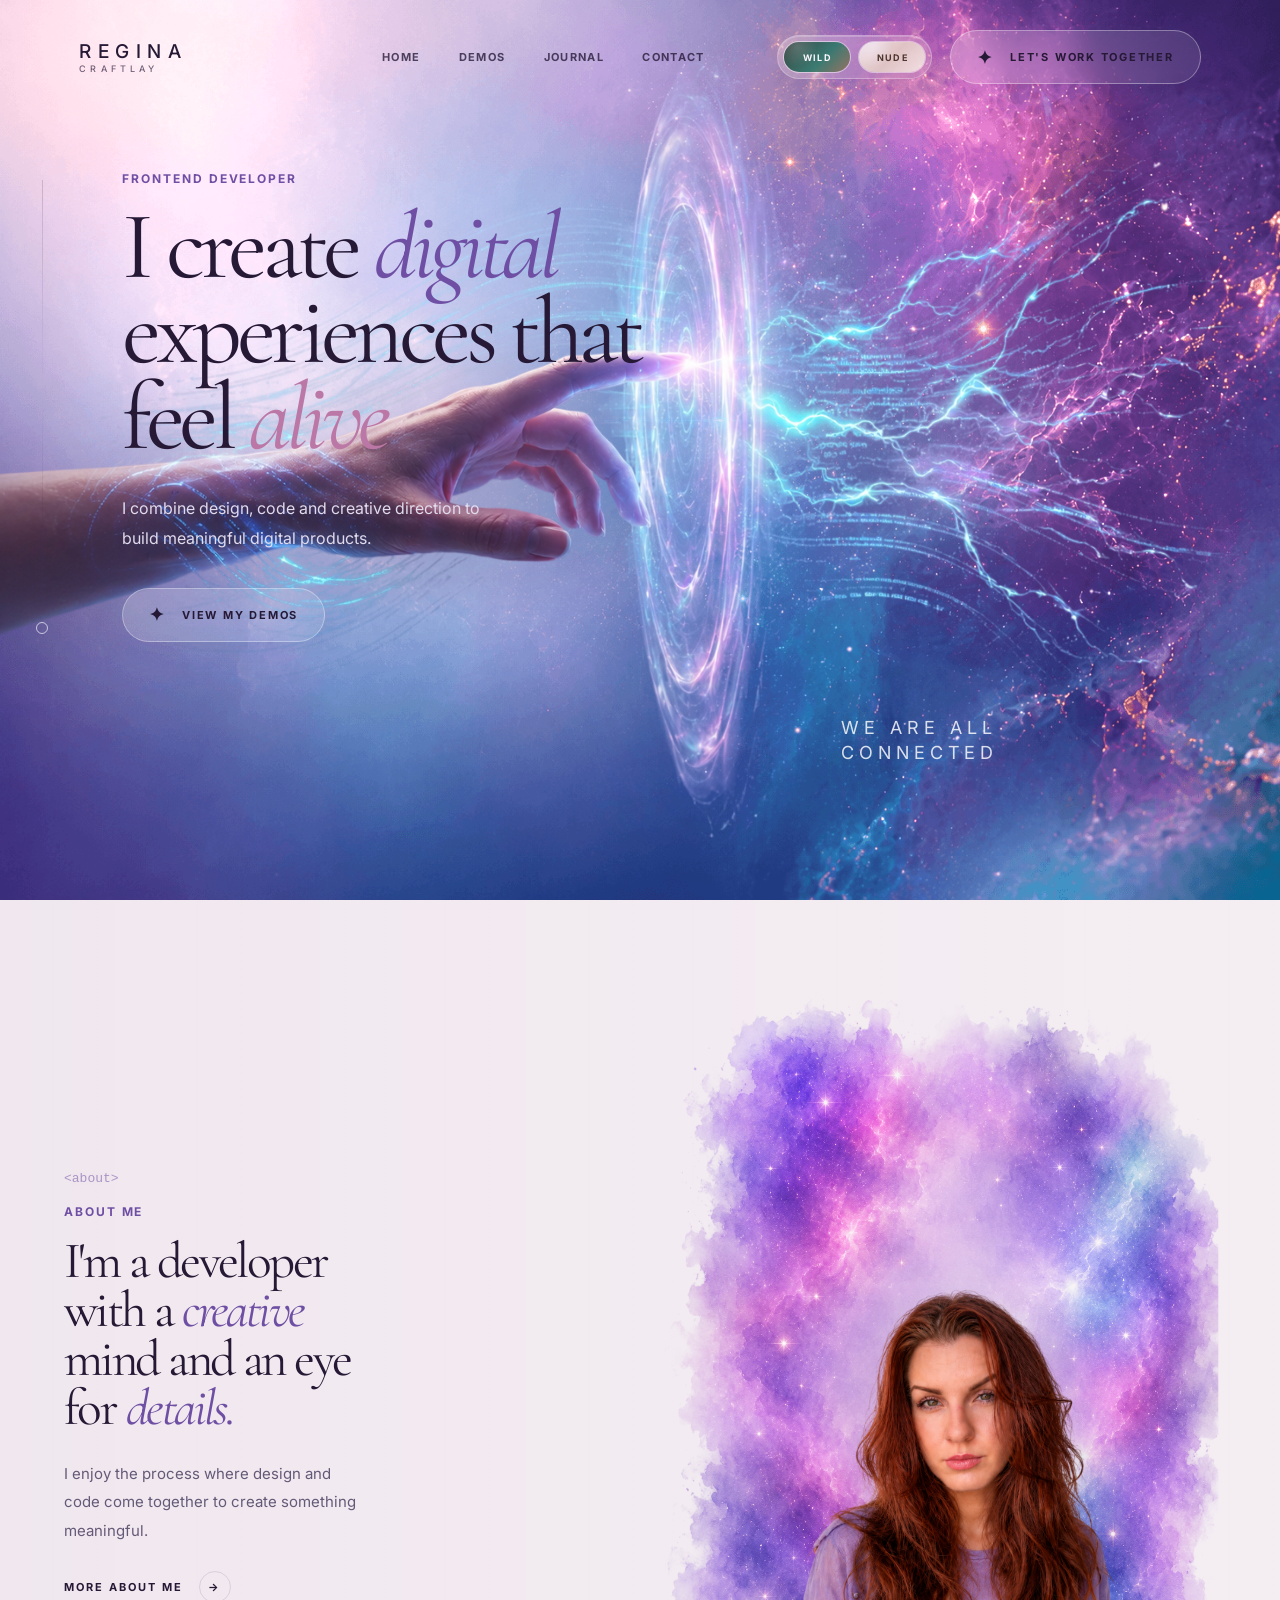
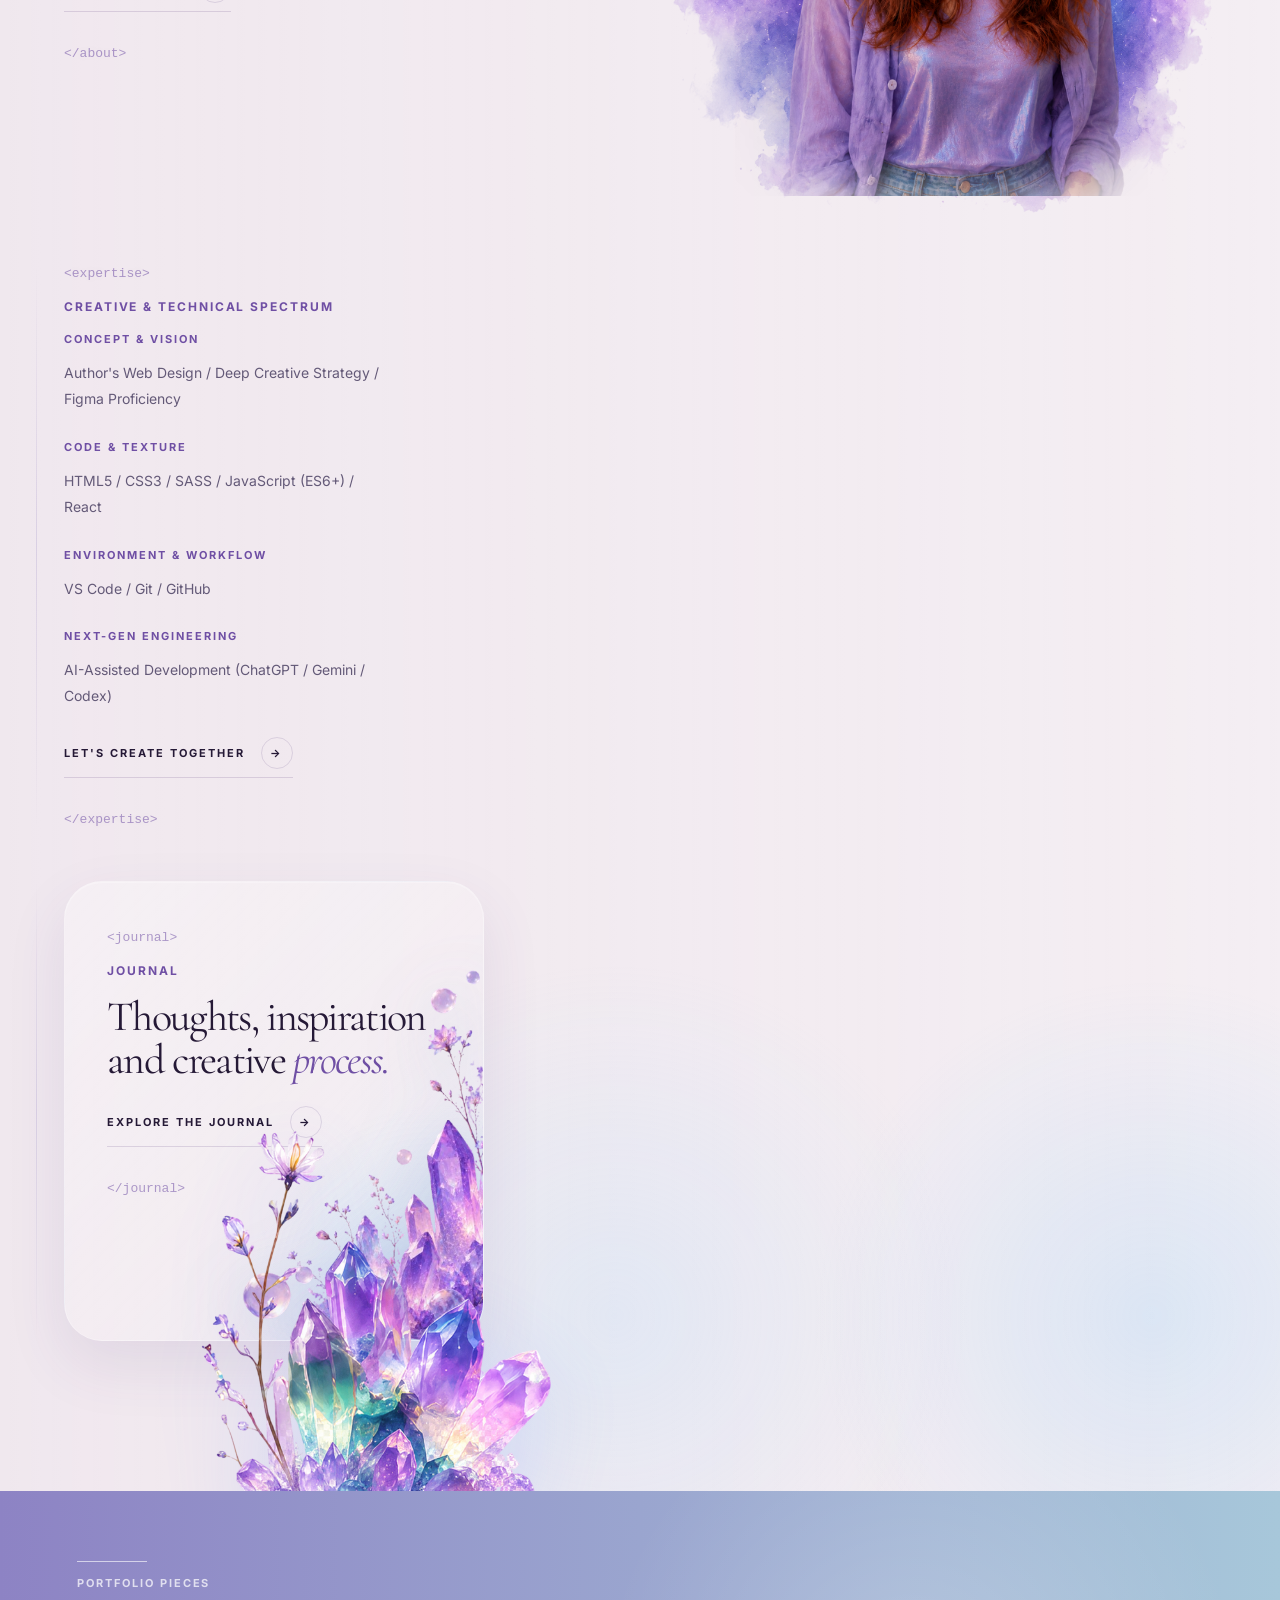
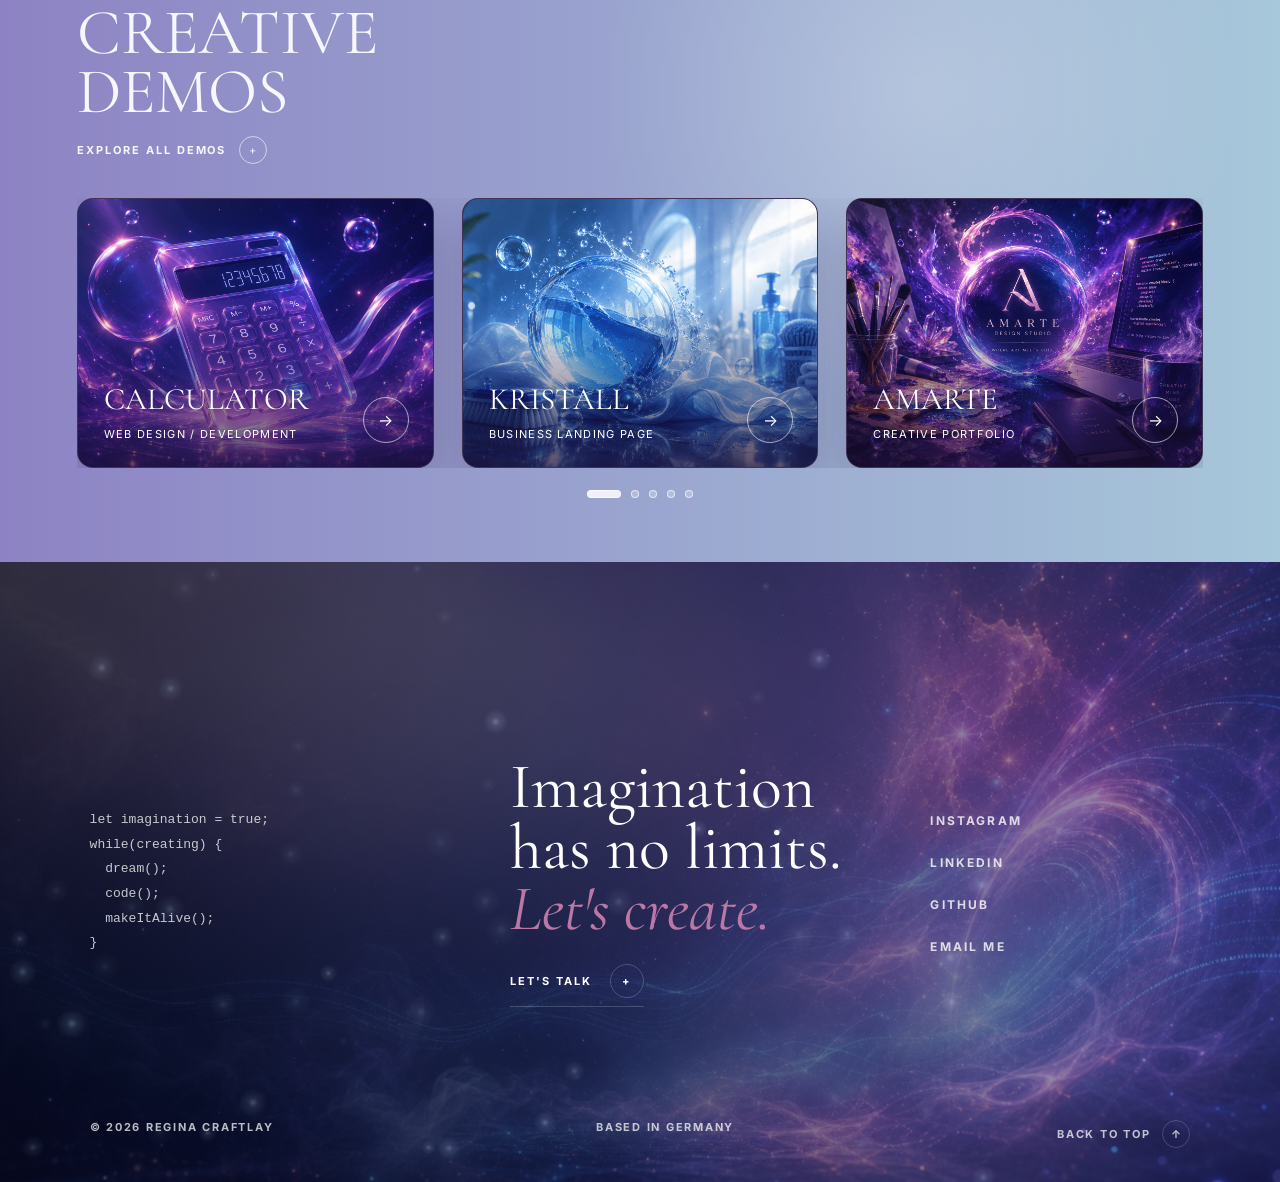
<file: violet-index.html>
<!doctype html>
<html lang="en">
  <head>
    <meta charset="UTF-8" />
    <meta name="viewport" content="width=device-width, initial-scale=1.0" />
    <title>Regina CraftLay | Creative Frontend Developer</title>

    <link rel="icon" href="assets/media/violet-favicon.png" type="image/png" />
    <link rel="apple-touch-icon" href="assets/media/violet-favicon.png" />

    <link rel="preconnect" href="https://fonts.googleapis.com" />
    <link rel="preconnect" href="https://fonts.gstatic.com" crossorigin />

    <link
      href="https://fonts.googleapis.com/css2?family=Cormorant+Garamond:ital,wght@0,400;0,500;1,500&family=Inter:wght@400;500;600;700&display=swap"
      rel="stylesheet"
    />

    <link rel="stylesheet" href="styles/violet-index.css" />
    <link id="theme-link" rel="stylesheet" href="styles/style-violet.css" />
  </head>

  <body>
    <div id="theme-overlay" class="theme-overlay"></div>

    <div class="page" data-theme="violet">
      <header class="site-header" data-header>
        <a class="brand" href="#top" aria-label="Regina CraftLay home">
          REGINA <span>CRAFTLAY</span>
        </a>

        <nav class="main-nav" aria-label="Primary navigation">
          <a href="violet-index.html">Home</a>
          <a href="violet-demos.html">Demos</a>
          <a href="violet-journal.html">Journal</a>
          <a href="violet-contact.html">Contact</a>
        </nav>

        <div class="header-actions">
          <div
            class="vibe-switcher desktop-vibe-switcher"
            aria-label="Choose another visual world"
            data-vibe-switcher
          ></div>

          <a class="pill-link" href="violet-contact.html">
            <span class="star">&#10022;</span>
            Let's work together
          </a>

          <button
            class="menu-toggle"
            type="button"
            aria-label="Open menu"
            aria-expanded="false"
            data-menu-toggle
          >
            <span></span>
            <span></span>
          </button>
        </div>

        <nav class="burger-menu" aria-label="Creative menu" data-burger-menu>
          <a href="violet-index.html">Home</a>
          <a href="violet-demos.html">Demos</a>
          <a href="violet-journal.html">Journal</a>
          <a href="violet-contact.html">Contact</a>

          <div class="mobile-vibe-block">
            <p>Choose theme</p>
            <div
              class="vibe-switcher mobile-vibe-switcher"
              aria-label="Choose another visual world"
              data-vibe-switcher
            ></div>
          </div>
        </nav>
      </header>

      <main id="top">
        <section class="hero section-grid" aria-labelledby="hero-title">
          <aside class="section-rail" aria-hidden="true">
            <i></i>
            <b></b>
          </aside>

          <div class="hero-copy">
            <p class="eyebrow">Frontend developer</p>

            <h1 id="hero-title">
              I create
              <em>digital</em>
              experiences
              that feel
              <em class="rose">alive</em>
            </h1>

            <p class="hero-text">
              I combine design, code and creative direction to build meaningful digital products.
            </p>

            <a class="hero-button" href="violet-demos.html">
              <span class="star">&#10022;</span>
              View my demos
            </a>
          </div>

          <div class="hero-scene" aria-hidden="true">
            <img class="hero-space" src="assets/media/hero-background.png" alt="" />
            <div class="code-charge-glow"></div>
            <img class="hero-hand" src="assets/media/hero-hand2.png" alt="" />
            <canvas id="heroCanvas" class="hero-canvas"></canvas>
            <span class="portal-touch"></span>
            <p class="connected">We are all<br />connected</p>
          </div>
        </section>

        

        <section class="about-panel" id="about" aria-label="About, expertise and journal">
          <img class="portrait-crystals" src="assets/media/crystals.png" alt="" />

          <article class="about-copy">
            <p class="code-tag">&lt;about&gt;</p>
            <p class="panel-kicker">About Me</p>

            <h2>
              I'm a developer
              with a <em>creative</em> mind
              and an eye
              for <em>details.</em>
            </h2>

            <p>
              I enjoy the process where design and code come together to create something meaningful.
            </p>

            <a class="line-link" href="violet-contact.html">More about me <span>&#8594;</span></a>
            <p class="code-tag code-tag-end">&lt;/about&gt;</p>
          </article>

          <figure class="portrait-card">
            <img class="portrait-nebula" src="assets/media/nebula.png" alt="" />
            <div class="portrait-frame"></div>
            <img class="portrait-person" src="assets/media/regina-cut.png" alt="Regina portrait" />
          </figure>

          <article class="skills" id="skills">
            <p class="code-tag">&lt;expertise&gt;</p>
            <p class="panel-kicker">Creative & Technical Spectrum</p>

            <div class="skill-group">
              <span>Concept & Vision</span>
              <p>Author's Web Design / Deep Creative Strategy / Figma Proficiency</p>
            </div>

            <div class="skill-group">
              <span>Code & Texture</span>
              <p>HTML5 / CSS3 / SASS / JavaScript (ES6+) / React</p>
            </div>

            <div class="skill-group">
              <span>Environment & Workflow</span>
              <p>VS Code / Git / GitHub</p>
            </div>

            <div class="skill-group">
              <span>Next-Gen Engineering</span>
              <p>AI-Assisted Development (ChatGPT / Gemini / Codex)</p>
            </div>

            <a class="download-link" href="violet-contact.html">Let's create together <span>&#8594;</span></a>
            <p class="code-tag code-tag-end">&lt;/expertise&gt;</p>
          </article>

          <article class="journal" id="journal">
            <div class="journal-inner">
              <p class="code-tag">&lt;journal&gt;</p>
              <p class="panel-kicker">Journal</p>

              <h2>
                Thoughts,
                inspiration and
                creative <em>process.</em>
              </h2>

              <a class="line-link" href="violet-journal.html">
                Explore the Journal
                <span>&#8594;</span>
              </a>

              <img class="journal-crystals" src="assets/media/journal-crystals.png" alt="" />
              <p class="code-tag code-tag-end">&lt;/journal&gt;</p>
            </div>
          </article>
        </section>

        <section class="work" id="demos" aria-labelledby="demos-title">
          <div class="section-label">
            <i></i>
            <p class="section-kicker">Portfolio pieces</p>

            <h2 id="demos-title">
              Creative<br />
              Demos
            </h2>

            <a href="violet-demos.html">
              Explore all demos
              <b>+</b>
            </a>
          </div>

          <div class="work-stage">
            <div class="project-strip" data-project-strip>
              <article class="project-card">
                <img src="assets/media/calculator.png" alt="Calculator project preview" />
                <div class="project-card__info">
                  <h3>Calculator</h3>
                  <p>Web design / development</p>
                </div>
                <a href="violet-demos.html" aria-label="Open Calculator project">&#8594;</a>
              </article>

              <article class="project-card">
                <img src="assets/media/kristall-reinigung.png" alt="Kristall Reinigung project preview" />
                <div class="project-card__info">
                  <h3>Kristall</h3>
                  <p>Business landing page</p>
                </div>
                <a href="violet-demos.html" aria-label="Open Kristall project">&#8594;</a>
              </article>

              <article class="project-card">
                <img src="assets/media/amarte.png" alt="Amarte Design Studio project preview" />
                <div class="project-card__info">
                  <h3>Amarte</h3>
                  <p>Creative portfolio</p>
                </div>
                <a href="violet-demos.html" aria-label="Open Amarte project">&#8594;</a>
              </article>

              <article class="project-card">
                <img src="assets/media/hanna-sport.png" alt="Hanna Sport project preview" />
                <div class="project-card__info">
                  <h3>Hanna Sport</h3>
                  <p>Campaign / animation</p>
                </div>
                <a href="violet-demos.html" aria-label="Open Hanna Sport project">&#8594;</a>
              </article>

              <article class="project-card">
                <img src="assets/media/tree-service.png" alt="Tree Service project preview" />
                <div class="project-card__info">
                  <h3>Tree Service</h3>
                  <p>Landing page / UI</p>
                </div>
                <a href="violet-demos.html" aria-label="Open Tree Service project">&#8594;</a>
              </article>
            </div>

            <div class="slider-dots" aria-label="Project navigation">
              <button class="active" type="button" data-dot="0" aria-label="Go to project 1"></button>
              <button type="button" data-dot="1" aria-label="Go to project 2"></button>
              <button type="button" data-dot="2" aria-label="Go to project 3"></button>
              <button type="button" data-dot="3" aria-label="Go to project 4"></button>
              <button type="button" data-dot="4" aria-label="Go to project 5"></button>
            </div>
          </div>
        </section>
      </main>

      <footer class="site-footer" id="contact">
        <img class="footer-bg" src="assets/media/footer-bg.jpeg" alt="" />
        <canvas id="footerCanvas" class="footer-canvas" aria-hidden="true"></canvas>
        <div class="footer-overlay"></div>

        <div class="footer-code">
          <p>
            let imagination = true;<br />
            while(creating) {<br />
            &nbsp;&nbsp;dream();<br />
            &nbsp;&nbsp;code();<br />
            &nbsp;&nbsp;makeItAlive();<br />
            }
          </p>
        </div>

        <div class="footer-cta">
          <h2>
            Imagination has
            no limits.
            <em>Let's create.</em>
          </h2>

          <a href="violet-contact.html">Let's talk <span>+</span></a>
        </div>

        <ul class="social-links" aria-label="Social links">
          <li><a href="#contact">Instagram</a></li>
          <li><a href="#contact">LinkedIn</a></li>
          <li><a href="https://github.com/19ReginaB91" target="_blank">GitHub</a></li>
          <li><a href="mailto:regina.craftlay@gmail.com">Email me</a></li>
        </ul>

        <div class="footer-bottom">
          <span>&copy; 2026 Regina CraftLay</span>
          <span>Based in Germany</span>
          <a href="#top">Back to top <b>&#8593;</b></a>
        </div>
      </footer>
    </div>

    <script src="scripts/violet-index.js"></script>
  </body>
</html>
</file>
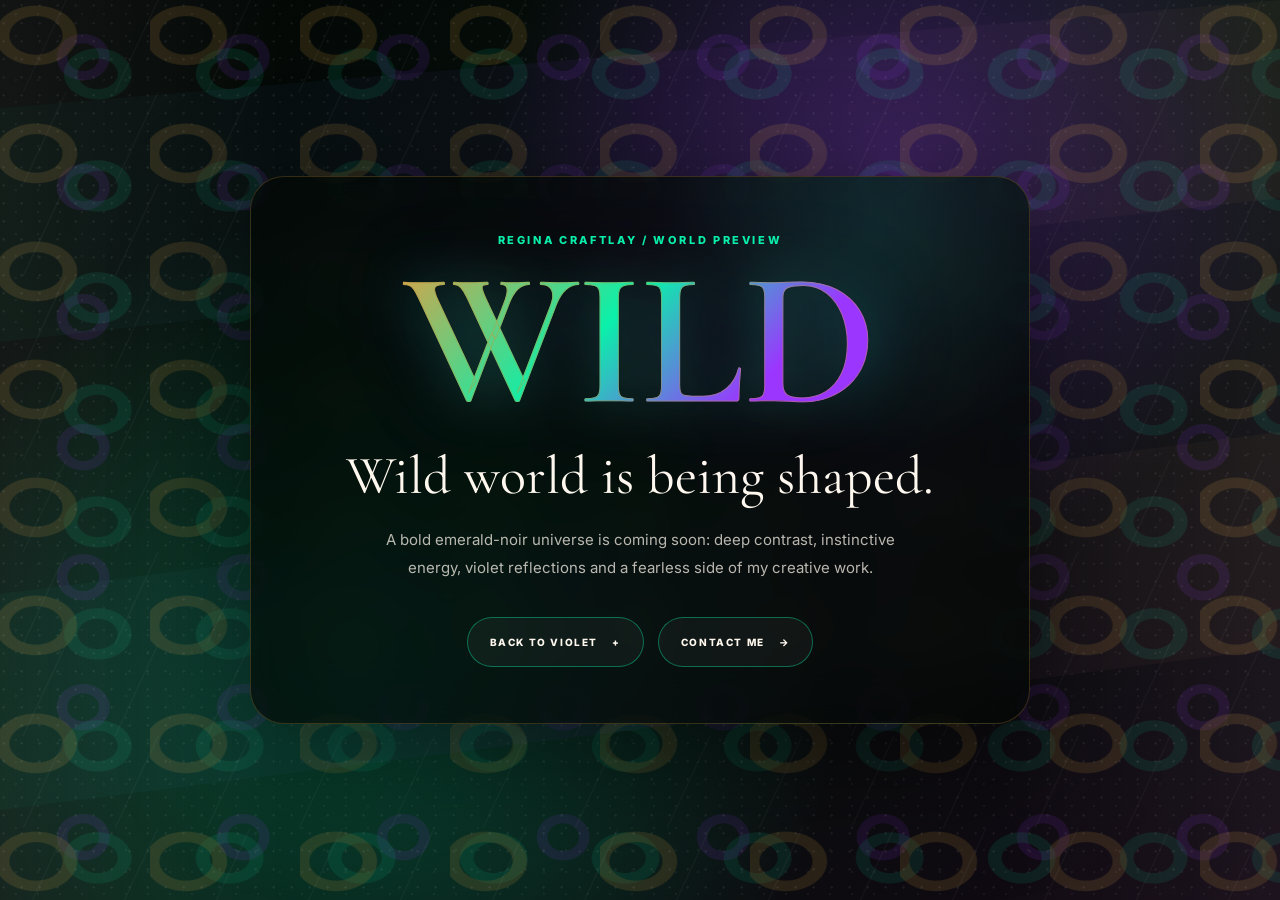
<file: wild-coming-soon.html>
<!doctype html>
<html lang="en">
  <head>
    <meta charset="UTF-8" />
    <meta name="viewport" content="width=device-width, initial-scale=1.0" />

    <title>Wild World Coming Soon | Regina CraftLay</title>

    <link rel="icon" href="assets/brand/favicon.svg" type="image/svg+xml" />
    <link rel="apple-touch-icon" href="assets/brand/regina-craftlay-logo.svg" />

    <link rel="preconnect" href="https://fonts.googleapis.com" />
    <link rel="preconnect" href="https://fonts.gstatic.com" crossorigin />

    <link
      href="https://fonts.googleapis.com/css2?family=Cormorant+Garamond:wght@400;500;600&family=Inter:wght@400;500;600;700;800&display=swap"
      rel="stylesheet"
    />

    <link rel="stylesheet" href="styles/coming-soon.css" />
  </head>

  <body>
    <main class="teaser-page teaser-wild" data-teaser-page>
      <div class="teaser-film" aria-hidden="true">
        <span class="film-grain"></span>
        <span class="film-light film-light-one"></span>
        <span class="film-light film-light-two"></span>
        <span class="film-stripe film-stripe-one"></span>
        <span class="film-stripe film-stripe-two"></span>
        <span class="film-texture"></span>
      </div>

      <section class="teaser-content" aria-labelledby="teaser-title">
        <p class="teaser-kicker">Regina CraftLay / World preview</p>

        <h1 id="teaser-title" class="teaser-title">
          <span>Wild</span>
        </h1>

        <p class="teaser-lead">
          Wild world is being shaped.
        </p>

        <p class="teaser-text">
          A bold emerald-noir universe is coming soon: deep contrast,
          instinctive energy, violet reflections and a fearless side of my
          creative work.
        </p>

        <div class="teaser-actions">
          <a href="index.html">Back to Violet <span>+</span></a>
          <a href="contact.html">Contact me <span>&rarr;</span></a>
        </div>
      </section>
    </main>

    <script src="scripts/coming-soon.js"></script>
  </body>
</html>
</file>
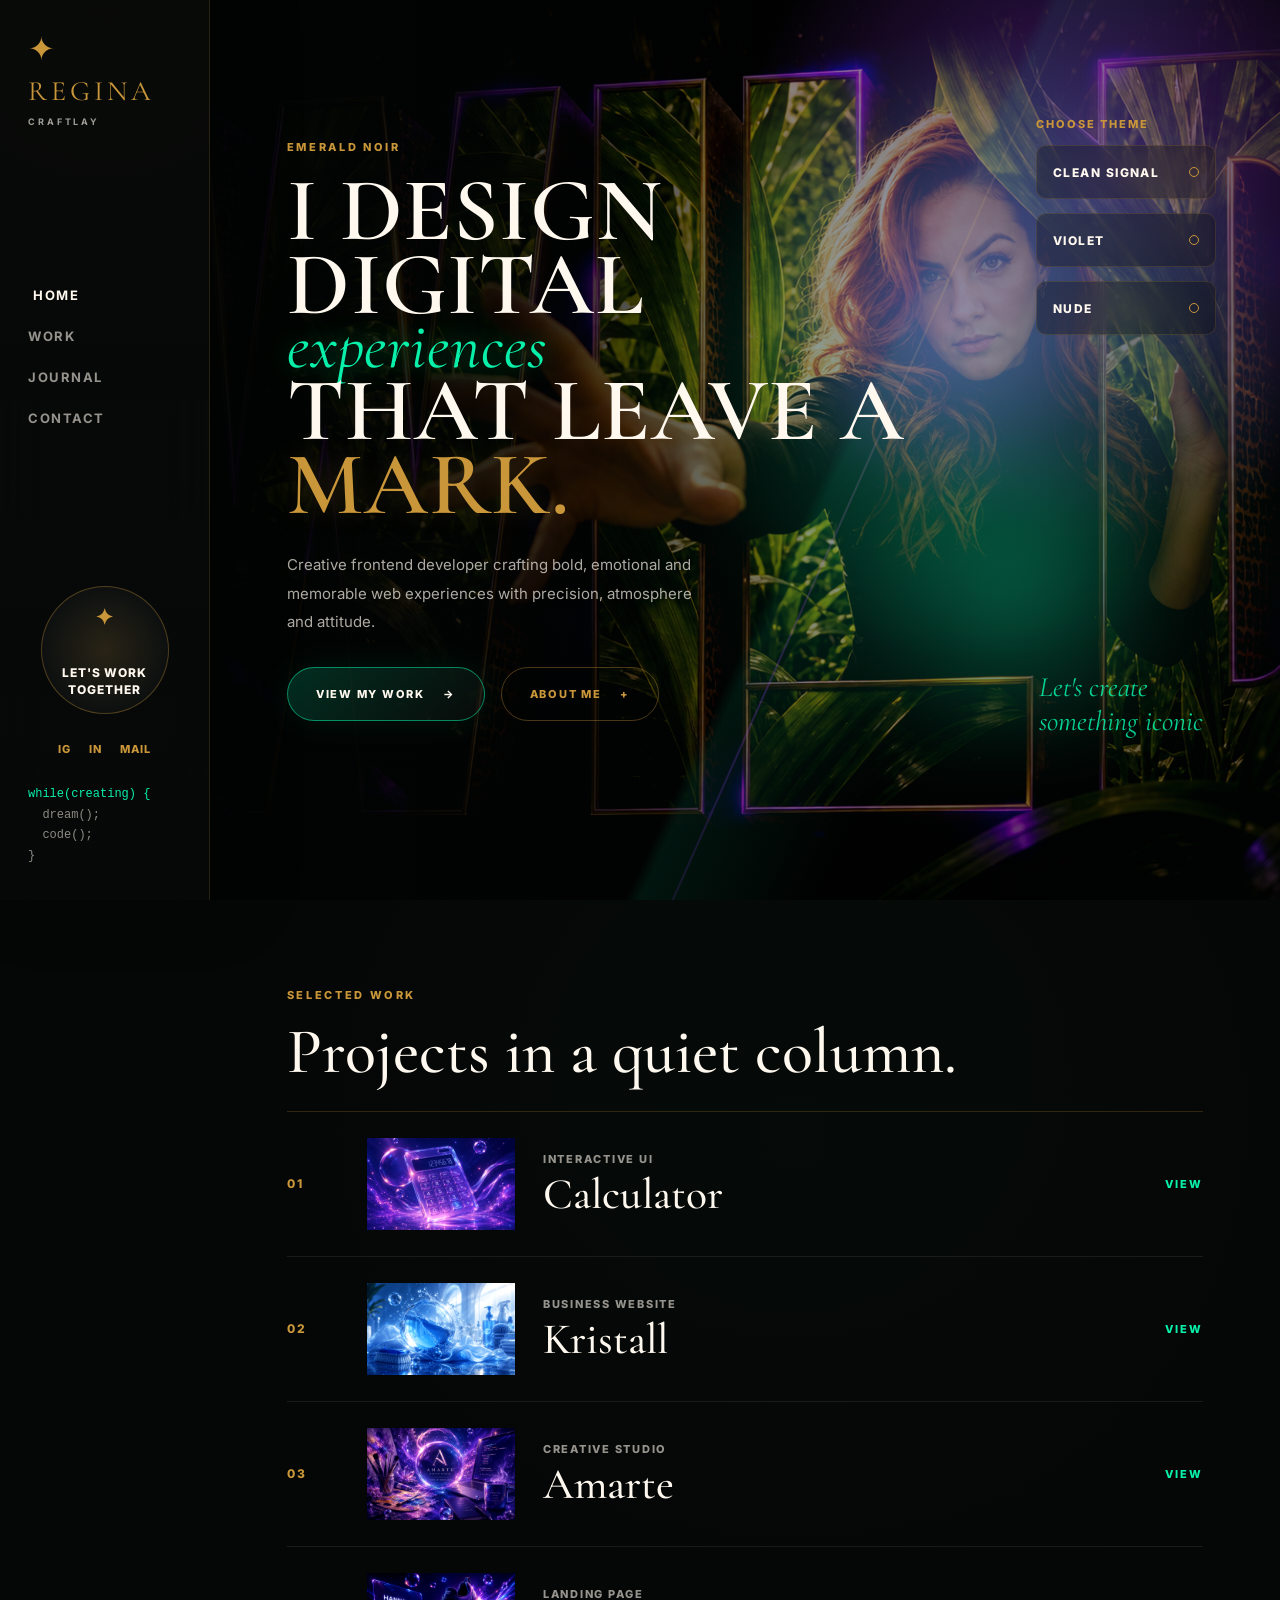
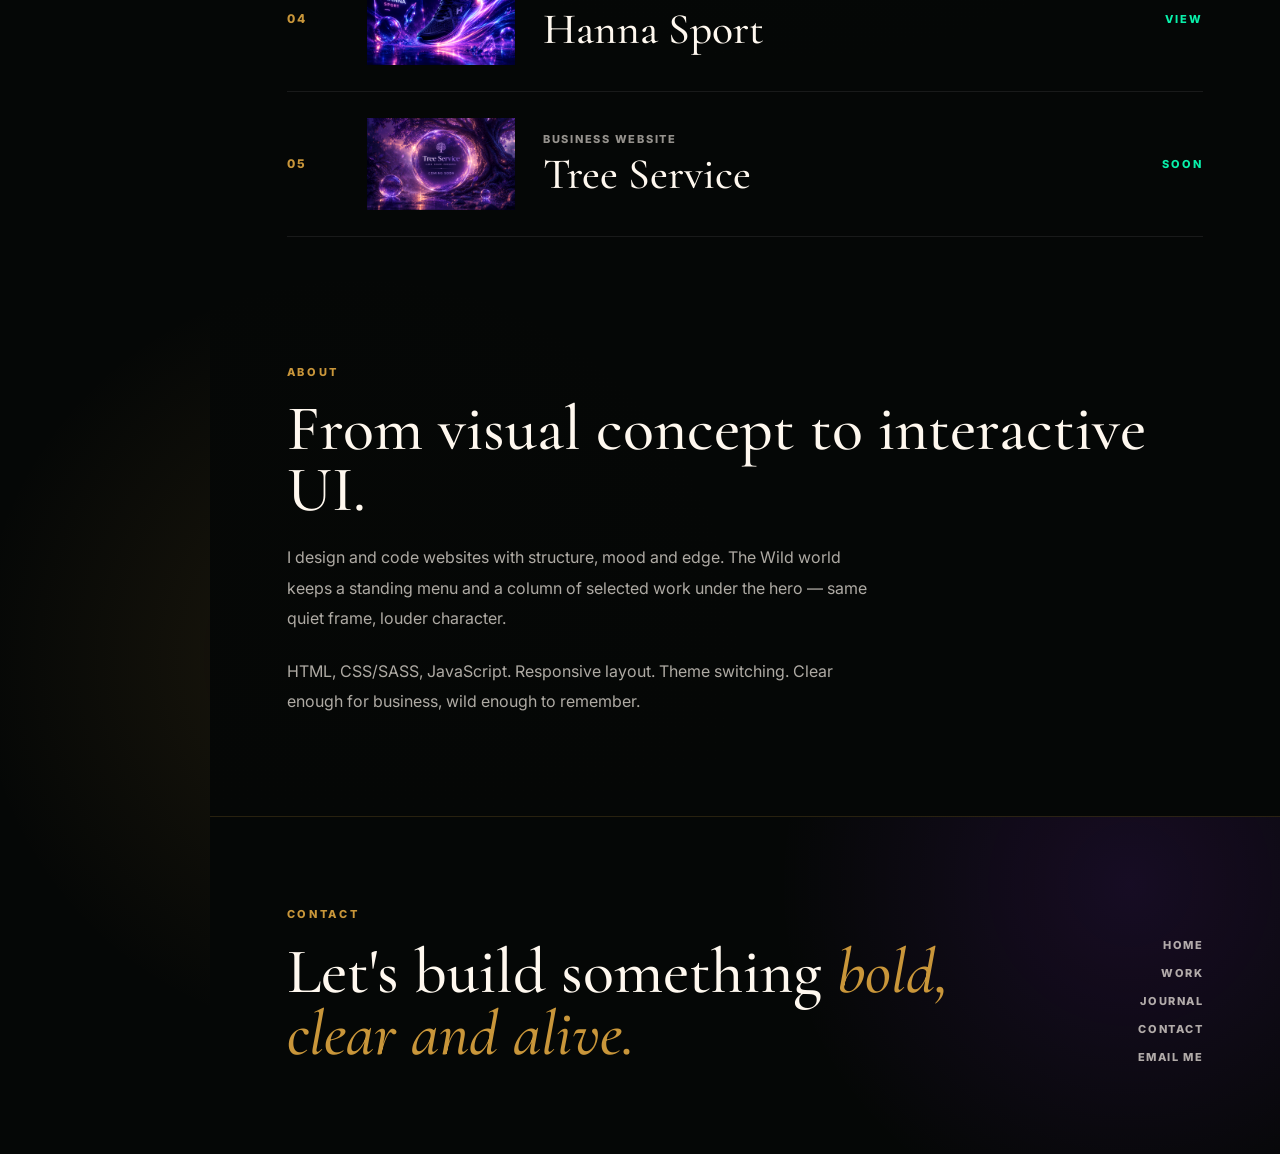
<file: wild-index.html>
<!doctype html>
<html lang="en">
  <head>
    <meta charset="UTF-8" />
    <meta name="viewport" content="width=device-width, initial-scale=1.0" />

    <title>Wild | Regina CraftLay</title>

    <link rel="icon" href="assets/brand/favicon-wild.svg" type="image/svg+xml" />
    <link rel="apple-touch-icon" href="assets/brand/regina-craftlay-logo.svg" />

    <link rel="preconnect" href="https://fonts.googleapis.com" />
    <link rel="preconnect" href="https://fonts.gstatic.com" crossorigin />

    <link
      href="https://fonts.googleapis.com/css2?family=Cormorant+Garamond:wght@400;500;600&family=Inter:wght@400;500;600;700;800&display=swap"
      rel="stylesheet"
    />

    <link rel="stylesheet" href="styles/wild-index.css" />
  </head>

  <body>
    <div class="wild-page" id="top" data-theme="bold">
      <aside class="wild-sidebar">
        <a class="wild-brand" href="wild-index.html" aria-label="Regina CraftLay Wild home">
          <span class="brand-star">&#10022;</span>
          REGINA
          <small>CRAFTLAY</small>
        </a>

        <nav class="side-nav" aria-label="Wild navigation">
          <a href="wild-index.html" class="active">Home</a>
          <a href="wild-demos.html">Work</a>
        
          <a href="wild-journal.html">Journal</a>
          <a href="wild-contact.html">Contact</a>
        </nav>

        <a class="side-cta" href="wild-contact.html">
          <span>&#10022;</span>
          Let's work together
        </a>

        <div class="side-socials" aria-label="Social links">
          <a href="#">IG</a>
          <a href="https://www.linkedin.com/in/regina-bolotnikova" target="_blank">IN</a>
          <a href="mailto:regina.craftlay@gmail.com">Mail</a>
        </div>

        <p class="side-code">
          while(creating) {<br />
          &nbsp;&nbsp;dream();<br />
          &nbsp;&nbsp;code();<br />
          }
        </p>
      </aside>

      <header class="wild-mobile-header">
        <a class="mobile-brand" href="wild-index.html">
          REGINA
          <span>CRAFTLAY</span>
        </a>

        <button
          class="menu-toggle"
          type="button"
          aria-label="Open menu"
          aria-expanded="false"
          data-menu-toggle
        >
          <span></span>
          <span></span>
        </button>

        <nav class="mobile-menu" aria-label="Mobile navigation" data-mobile-menu>
          <a href="wild-index.html" class="active">Home</a>
          <a href="wild-demos.html">Work</a>
         
          <a href="wild-journal.html">Journal</a>
          <a href="wild-contact.html">Contact</a>
        </nav>
      </header>

      <main class="wild-main">
        <section class="wild-hero" aria-labelledby="wild-title">
          <img
            class="wild-hero-image"
            src="assets/media/wild-hero-bg.png"
            alt="Regina CraftLay wild emerald noir visual world"
          />

          <div class="hero-shade"></div>
          <div class="hero-neon hero-neon-violet" aria-hidden="true"></div>
          <div class="hero-neon hero-neon-emerald" aria-hidden="true"></div>
          <div class="hero-light-sweep" aria-hidden="true"></div>

          <div class="theme-switcher" aria-label="Choose visual world">
            <p>Choose theme</p>
            <a href="index.html" data-theme-target="violet">Clean Signal <span></span></a>

            <a href="violet-index.html" data-theme-target="violet">
              Violet
              <span></span>
            </a>

            <a href="nude-index.html" data-theme-target="nude">
              Nude
              <span></span>
            </a>
          </div>

          <div class="hero-copy">
            <p class="eyebrow">Emerald Noir</p>

            <h1 id="wild-title">
              I design digital
              <em>experiences</em>
              that leave a
              <strong>mark.</strong>
            </h1>

            <p class="hero-text">
              Creative frontend developer crafting bold, emotional and memorable
              web experiences with precision, atmosphere and attitude.
            </p>

            <div class="hero-actions">
              <a class="primary-btn" href="#work">
                View my work
                <span>&rarr;</span>
              </a>

              <a class="ghost-btn" href="#about">
                About me
                <span>+</span>
              </a>
            </div>
          </div>

          <div class="hero-note">
            <p>Let's create</p>
            <span>something iconic</span>
          </div>
        </section>

        <section class="wild-column" id="work" aria-labelledby="work-title">
          <div class="column-heading">
            <p class="eyebrow">Selected work</p>
            <h2 id="work-title">Projects in a quiet column.</h2>
          </div>

          <div class="work-list">
            <a
              class="work-row"
              href="https://19reginab91.github.io/Calculator/"
              target="_blank"
              rel="noopener"
            >
              <span>01</span>
              <img src="assets/media/calculator.png" alt="" />
              <div>
                <p>Interactive UI</p>
                <h3>Calculator</h3>
              </div>
              <b>View</b>
            </a>

            <a
              class="work-row"
              href="https://19reginab91.github.io/Kristall-Reinigung/"
              target="_blank"
              rel="noopener"
            >
              <span>02</span>
              <img src="assets/media/kristall-reinigung.png" alt="" />
              <div>
                <p>Business Website</p>
                <h3>Kristall</h3>
              </div>
              <b>View</b>
            </a>

            <a
              class="work-row"
              href="https://19reginab91.github.io/Amarte_Design_Studio/"
              target="_blank"
              rel="noopener"
            >
              <span>03</span>
              <img src="assets/media/amarte.png" alt="" />
              <div>
                <p>Creative Studio</p>
                <h3>Amarte</h3>
              </div>
              <b>View</b>
            </a>

            <a
              class="work-row"
              href="https://19reginab91.github.io/Hannah-sport-campaign-landing/"
              target="_blank"
              rel="noopener"
            >
              <span>04</span>
              <img src="assets/media/hanna-sport.png" alt="" />
              <div>
                <p>Landing Page</p>
                <h3>Hanna Sport</h3>
              </div>
              <b>View</b>
            </a>

            <a class="work-row" href="wild-demos.html">
              <span>05</span>
              <img src="assets/media/tree-service.png" alt="" />
              <div>
                <p>Business Website</p>
                <h3>Tree Service</h3>
              </div>
              <b>Soon</b>
            </a>
          </div>
        </section>

        <section class="wild-column wild-about" id="about" aria-labelledby="about-title">
          <p class="eyebrow">About</p>
          <h2 id="about-title">From visual concept to interactive UI.</h2>
          <p>
            I design and code websites with structure, mood and edge. The Wild
            world keeps a standing menu and a column of selected work under the
            hero — same quiet frame, louder character.
          </p>
          <p>
            HTML, CSS/SASS, JavaScript. Responsive layout. Theme switching.
            Clear enough for business, wild enough to remember.
          </p>
        </section>
      </main>

      <footer class="wild-footer" id="contact">
        <div>
          <p class="eyebrow">Contact</p>

          <h2>
            Let's build something
            <em>bold, clear and alive.</em>
          </h2>
        </div>

        <nav class="wild-footer-links" aria-label="Footer links">
          <a href="wild-index.html">Home</a>
          <a href="wild-demos.html">Work</a>
          <a href="wild-journal.html">Journal</a>
          <a href="wild-contact.html">Contact</a>
          <a href="mailto:regina.craftlay@gmail.com">Email me</a>
        </nav>
      </footer>
    </div>

    <script src="scripts/wild-index.js"></script>
  </body>
</html>
</file>
<file: styles/index.css>
:root {
  --black: #080808;
  --ink: #171717;
  --ink-soft: #56544f;
  --white: #fbfaf6;
  --milk: #f0eee7;
  --line: rgba(8, 8, 8, .14);
  --lime: #c9ff2f;
  --lime-deep: #8ec414;
  --blue-signal: #1aa7ff;
  --blue-soft: rgba(26, 167, 255, .14);
  --shadow: 0 34px 100px rgba(8, 8, 8, .16);
  --serif: Georgia, "Times New Roman", serif;
  --sans: Arial, Helvetica, sans-serif;
  --container: min(1220px, calc(100% - 44px));
  --header-height: 76px;
  --ease: .35s ease;
}

*,
*::before,
*::after {
  box-sizing: border-box;
}

html {
  scroll-behavior: smooth;
}

body {
  margin: 0;
  color: var(--black);
  background:
    radial-gradient(circle at 88% 12%, var(--blue-soft), transparent 26%),
    linear-gradient(rgba(8, 8, 8, .032) 1px, transparent 1px),
    linear-gradient(90deg, rgba(8, 8, 8, .032) 1px, transparent 1px),
    var(--white);
  background-size: auto, 78px 78px, 78px 78px;
  font-family: var(--sans);
  overflow-x: hidden;
}

body.menu-open {
  overflow: hidden;
}

img {
  display: block;
  max-width: 100%;
}

a {
  color: inherit;
  text-decoration: none;
}

button {
  border: 0;
  background: none;
  font: inherit;
  cursor: pointer;
}

::selection {
  color: var(--black);
  background: var(--lime);
}

.site-header {
  position: fixed;
  z-index: 50;
  top: 18px;
  left: 50%;
  width: min(1240px, calc(100% - 36px));
  min-height: var(--header-height);
  padding: 16px 18px 16px 24px;
  display: grid;
  grid-template-columns: auto 1fr auto auto auto;
  align-items: center;
  gap: 24px;
  border: 1px solid var(--line);
  background: rgba(251, 250, 246, .84);
  backdrop-filter: blur(18px);
  transform: translateX(-50%);
  transition: box-shadow var(--ease), background var(--ease);
}

.site-header.is-scrolled {
  background: rgba(251, 250, 246, .94);
  box-shadow: 0 18px 60px rgba(8, 8, 8, .08);
}

.brand {
  display: grid;
  line-height: .82;
  font-family: var(--serif);
  font-size: clamp(1.35rem, 2vw, 1.9rem);
  font-weight: 700;
  letter-spacing: -.07em;
}

.brand span:last-child {
  padding-left: 28px;
  color: var(--lime-deep);
}

.main-nav {
  justify-self: center;
  display: flex;
  gap: 28px;
  font-size: .72rem;
  font-weight: 900;
  letter-spacing: .18em;
  text-transform: uppercase;
}

.main-nav a,
.header-link {
  position: relative;
  padding: 8px 0;
}

.main-nav a::after,
.header-link::after {
  content: "";
  position: absolute;
  left: 0;
  bottom: 1px;
  width: 0;
  height: 2px;
  background: var(--lime);
  transition: width var(--ease);
}

.main-nav a:hover::after,
.header-link:hover::after {
  width: 100%;
}

.header-link {
  font-size: .72rem;
  font-weight: 900;
  letter-spacing: .16em;
  text-transform: uppercase;
}

.language-switcher {
  display: inline-flex;
  align-items: center;
  gap: 4px;
  padding: 4px;
  border: 1px solid var(--line);
  background: rgba(251, 250, 246, .7);
}

.language-switcher button {
  min-width: 38px;
  min-height: 32px;
  padding: 7px 9px;
  color: var(--ink-soft);
  font-size: .68rem;
  font-weight: 900;
  letter-spacing: .14em;
  transition: background var(--ease), color var(--ease), box-shadow var(--ease);
}

.language-switcher button.is-active {
  color: var(--black);
  background: var(--lime);
  box-shadow: 4px 4px 0 var(--black);
}

.menu-button {
  display: none;
  width: 48px;
  height: 48px;
  border: 1px solid var(--black);
  position: relative;
}

.menu-button span {
  position: absolute;
  left: 13px;
  width: 20px;
  height: 2px;
  background: var(--black);
  transition: var(--ease);
}

.menu-button span:first-child {
  top: 18px;
}

.menu-button span:last-child {
  top: 28px;
}

body.menu-open .menu-button span:first-child {
  top: 23px;
  transform: rotate(45deg);
}

body.menu-open .menu-button span:last-child {
  top: 23px;
  transform: rotate(-45deg);
}

.mobile-nav {
  position: fixed;
  z-index: 45;
  inset: 0;
  padding: 130px 24px 40px;
  display: none;
  align-content: center;
  gap: 14px;
  background: rgba(251, 250, 246, .97);
  backdrop-filter: blur(18px);
  opacity: 0;
  pointer-events: none;
  transition: opacity var(--ease);
}

.mobile-nav a {
  padding: 20px 0;
  border-bottom: 1px solid var(--line);
  font-family: var(--serif);
  font-size: clamp(2.4rem, 12vw, 5rem);
  line-height: .9;
  letter-spacing: -.07em;
}

body.menu-open .mobile-nav {
  opacity: 1;
  pointer-events: auto;
}

.section {
  width: var(--container);
  margin: 0 auto;
  padding: 130px 0;
}

.hero {
  position: relative;
  min-height: 100svh;
  padding: 150px max(22px, 7vw) 70px;
  display: grid;
  grid-template-columns: minmax(0, 1fr) minmax(330px, 460px);
  align-items: end;
  gap: 70px;
  overflow: hidden;
}

.hero-grid {
  position: absolute;
  inset: 0;
  pointer-events: none;
}

.hero-grid::before {
  content: "";
  position: absolute;
  left: max(22px, 7vw);
  right: max(22px, 7vw);
  top: 50%;
  height: 1px;
  background: var(--line);
}

.hero-grid::after {
  content: "";
  position: absolute;
  left: 50%;
  top: 0;
  bottom: 0;
  width: 1px;
  background: var(--line);
}

.hero-snake {
  position: absolute;
  right: 4vw;
  top: 19%;
  width: 30vw;
  min-width: 320px;
  aspect-ratio: 1;
  background: url("../assets/media/grey-snake.png") center / cover no-repeat;
  opacity: .06;
  clip-path: polygon(14% 0, 100% 0, 84% 100%, 0 82%);
  transform: rotate(-12deg);
  filter: grayscale(1) contrast(1.15);
  box-shadow: 30px 30px 90px var(--blue-soft);
  pointer-events: none;
}

.hero-copy {
  position: relative;
  z-index: 2;
  max-width: 880px;
}

.eyebrow {
  margin: 0 0 24px;
  color: var(--lime-deep);
  font-size: .76rem;
  font-weight: 900;
  letter-spacing: .32em;
  text-transform: uppercase;
}

.hero h1,
.statement h2,
.section-head h2,
.contact-panel h2 {
  margin: 0;
  font-family: var(--serif);
  font-weight: 700;
  line-height: .86;
  letter-spacing: -.085em;
}

.hero h1 {
  font-size: clamp(5.2rem, 12vw, 12rem);
}

.hero h1 span,
.statement h2 span,
.section-head h2 span,
.contact-panel h2 span {
  display: block;
  color: transparent;
  -webkit-text-stroke: 1.35px var(--black);
}

.hero h1 .solid-title,
.statement h2 .solid-title,
.section-head h2 .solid-title,
.contact-panel h2 .solid-title {
  color: var(--black);
  -webkit-text-stroke: 0;
}

.hero-copy > p:not(.eyebrow),
.statement p,
.section-head > p,
.contact-panel > p {
  max-width: 660px;
  margin: 34px 0 0;
  color: var(--ink-soft);
  font-size: clamp(1.05rem, 1.7vw, 1.25rem);
  line-height: 1.8;
}

.hero-actions {
  margin-top: 40px;
  display: flex;
  flex-wrap: wrap;
  gap: 12px;
}

.btn {
  min-height: 56px;
  padding: 18px 26px;
  display: inline-flex;
  align-items: center;
  justify-content: center;
  border: 1px solid var(--black);
  font-size: .76rem;
  font-weight: 900;
  letter-spacing: .15em;
  text-transform: uppercase;
  transition: transform var(--ease), background var(--ease), color var(--ease), box-shadow var(--ease);
}

.btn:hover {
  transform: translateY(-3px);
}

.btn-dark {
  color: var(--white);
  background: var(--black);
}

.btn-dark:hover {
  box-shadow: 12px 12px 0 var(--lime);
}

.btn-light {
  color: var(--black);
  background: rgba(251, 250, 246, .7);
}

.btn-light:hover {
  background: var(--lime);
}

.hero-portrait {
  position: relative;
  z-index: 2;
}

.portrait-frame {
  position: relative;
  border: 1px solid var(--black);
  padding: 14px;
  background: var(--white);
  box-shadow: var(--shadow);
}

.portrait-frame::before {
  content: "";
  position: absolute;
  inset: 28px -28px -28px 28px;
  z-index: -1;
  border: 1px solid var(--line);
  background:
    linear-gradient(135deg, rgba(201, 255, 47, .18), rgba(26, 167, 255, .08)),
    url("../assets/media/grey-snake.png") center / cover no-repeat;
  opacity: .82;
  filter: grayscale(.35) contrast(1.05);
}

.portrait-frame::after {
  content: "";
  position: absolute;
  right: -44px;
  bottom: 28px;
  width: 4px;
  height: 44%;
  background: linear-gradient(var(--lime), var(--blue-signal));
}

.portrait-frame img {
  width: 100%;
  aspect-ratio: 4 / 5.6;
  object-fit: cover;
  filter: grayscale(1) contrast(1.08);
}

.portrait-caption {
  margin-top: 22px;
  display: flex;
  justify-content: space-between;
  gap: 16px;
  color: var(--ink-soft);
  font-size: .74rem;
  font-weight: 900;
  letter-spacing: .16em;
  text-transform: uppercase;
}

.hero-side-text {
  position: absolute;
  right: 20px;
  bottom: 86px;
  margin: 0;
  writing-mode: vertical-rl;
  color: rgba(8, 8, 8, .34);
  font-size: .72rem;
  font-weight: 900;
  letter-spacing: .2em;
  text-transform: uppercase;
}

.statement {
  display: grid;
  grid-template-columns: 90px 1fr;
  gap: 44px;
  border-top: 1px solid var(--line);
  border-bottom: 1px solid var(--line);
}

.statement-number {
  margin: 0;
  color: var(--lime-deep);
  font-size: .8rem;
  font-weight: 900;
  letter-spacing: .26em;
}

.statement h2 {
  max-width: 900px;
  font-size: clamp(3.4rem, 8vw, 8rem);
}

.section-head {
  max-width: 860px;
  margin-bottom: 70px;
}

.section-head h2,
.contact-panel h2 {
  font-size: clamp(3.4rem, 8vw, 8rem);
}

.offer-table {
  display: grid;
  border-top: 1px solid var(--line);
  border-left: 1px solid var(--line);
}

.offer-table article {
  display: grid;
  grid-template-columns: 80px minmax(240px, .7fr) 1fr;
  gap: 24px;
  padding: 34px;
  border-right: 1px solid var(--line);
  border-bottom: 1px solid var(--line);
  align-items: baseline;
  background: rgba(251, 250, 246, .74);
}

.offer-table span,
.project-index,
.world-card span {
  color: var(--lime-deep);
  font-size: .76rem;
  font-weight: 900;
  letter-spacing: .24em;
}

.offer-table h3 {
  margin: 0;
  font-family: var(--serif);
  font-size: clamp(2rem, 3vw, 3.2rem);
  line-height: .95;
  letter-spacing: -.05em;
}

.offer-table p {
  margin: 0;
  color: var(--ink-soft);
  line-height: 1.7;
}

.price-list {
  border-top: 1px solid var(--line);
}

.price-list article {
  display: grid;
  grid-template-columns: 1fr auto 1.2fr;
  gap: 30px;
  padding: 34px 0;
  align-items: baseline;
  border-bottom: 1px solid var(--line);
}

.price-list article p,
.project-main p {
  margin: 0 0 14px;
  color: var(--ink-soft);
  font-size: .75rem;
  font-weight: 900;
  letter-spacing: .18em;
  text-transform: uppercase;
}

.price-list strong {
  font-family: var(--serif);
  font-size: clamp(2.6rem, 5vw, 5rem);
  line-height: .9;
  letter-spacing: -.07em;
  white-space: nowrap;
}

.price-list article span {
  color: var(--ink-soft);
  line-height: 1.7;
}

.project-list {
  border-top: 1px solid var(--line);
}

.project-row {
  position: relative;
  display: grid;
  grid-template-columns: 90px minmax(280px, .9fr) 1fr;
  gap: 34px;
  padding: 44px 0;
  border-bottom: 1px solid var(--line);
  align-items: start;
  transition: padding-left var(--ease);
}

.project-row::after {
  content: "";
  position: absolute;
  top: 18px;
  bottom: 18px;
  right: 0;
  width: 0;
  background:
    linear-gradient(rgba(8, 8, 8, .72), rgba(8, 8, 8, .72)),
    url("../assets/media/grey-snake.png") center / cover no-repeat;
  opacity: 0;
  transition: width var(--ease), opacity var(--ease);
}

.project-row:hover {
  padding-left: 18px;
}

.project-row:hover::after {
  width: 12px;
  opacity: .28;
}

.project-main h3 {
  margin: 0;
  font-family: var(--serif);
  font-size: clamp(2.6rem, 5vw, 5.4rem);
  line-height: .88;
  letter-spacing: -.07em;
}

.project-text p {
  margin: 0;
  color: var(--ink-soft);
  line-height: 1.8;
}

.project-text a {
  display: inline-flex;
  margin-top: 22px;
  font-weight: 900;
  letter-spacing: .12em;
  text-transform: uppercase;
  font-size: .74rem;
  border-bottom: 2px solid var(--lime);
}

.worlds-note {
  max-width: 720px;
  margin: 24px 0 0;
  color: var(--ink-soft);
  font-size: .96rem;
  line-height: 1.75;
}

.worlds-note::before {
  content: "";
  display: inline-block;
  width: 42px;
  height: 2px;
  margin-right: 12px;
  vertical-align: middle;
  background: linear-gradient(90deg, var(--lime), var(--blue-signal));
}

.world-grid {
  display: grid;
  grid-template-columns: repeat(4, 1fr);
  border-top: 1px solid var(--line);
  border-left: 1px solid var(--line);
}

.world-card {
  position: relative;
  min-height: 380px;
  padding: 30px;
  display: flex;
  flex-direction: column;
  justify-content: flex-end;
  border-right: 1px solid var(--line);
  border-bottom: 1px solid var(--line);
  background: rgba(251, 250, 246, .72);
  overflow: hidden;
  transition: transform var(--ease), box-shadow var(--ease), color var(--ease), background var(--ease);
}

.world-card::before {
  content: "";
  position: absolute;
  inset: 0;
  background:
    linear-gradient(rgba(8, 8, 8, .78), rgba(8, 8, 8, .78)),
    url("../assets/media/grey-snake.png") center / cover no-repeat;
  opacity: 0;
  transition: opacity var(--ease);
}

.world-card-snake::before,
.world-card:hover::before {
  opacity: .08;
}

.world-card-primary {
  border-top: 3px solid var(--blue-signal);
}

.world-card-primary::after {
  content: "";
  position: absolute;
  right: 26px;
  top: 26px;
  width: 48px;
  height: 3px;
  background: linear-gradient(90deg, var(--lime), var(--blue-signal));
}

.world-card-violet:hover {
  box-shadow: 12px 12px 0 var(--blue-signal);
}

.world-card-nude:hover {
  box-shadow: 12px 12px 0 #e8b49a;
}

.world-card:hover {
  z-index: 2;
  transform: translateY(-8px);
  box-shadow: 12px 12px 0 var(--lime);
}

.world-card > * {
  position: relative;
  z-index: 2;
}

.world-card h3 {
  margin: 70px 0 16px;
  font-family: var(--serif);
  font-size: clamp(2.3rem, 4vw, 4rem);
  line-height: .92;
  letter-spacing: -.06em;
}

.world-card p {
  margin: 0;
  color: var(--ink-soft);
  line-height: 1.7;
}

.world-link {
  position: relative;
  display: inline-flex;
  width: fit-content;
  margin-top: 26px;
  padding-bottom: 5px;
  color: var(--black);
  font-size: .72rem;
  font-weight: 900;
  letter-spacing: .16em;
  text-transform: uppercase;
}

.world-link::after {
  content: "";
  position: absolute;
  left: 0;
  bottom: 0;
  width: 100%;
  height: 2px;
  background: var(--lime);
}

.world-link.is-current::after {
  background: var(--blue-signal);
}

.contact-panel {
  position: relative;
  padding: clamp(42px, 8vw, 90px);
  border: 1px solid var(--black);
  background: var(--white);
  box-shadow: var(--shadow);
  overflow: hidden;
}

.contact-panel::after {
  content: "";
  position: absolute;
  right: -84px;
  bottom: -84px;
  width: 260px;
  aspect-ratio: 1;
  background: url("../assets/media/grey-snake.png") center / cover no-repeat;
  clip-path: polygon(20% 0, 100% 0, 78% 100%, 0 82%);
  opacity: .08;
  filter: grayscale(1) contrast(1.1);
}

.contact-panel > * {
  position: relative;
  z-index: 2;
}

.site-footer {
  width: var(--container);
  margin: 0 auto;
  padding: 42px 0 56px;
  display: flex;
  justify-content: space-between;
  gap: 24px;
  border-top: 1px solid var(--line);
  color: var(--ink-soft);
  font-size: .88rem;
}

.site-footer div {
  display: flex;
  flex-wrap: wrap;
  gap: 20px;
}

.site-footer a {
  position: relative;
}

.site-footer a::after {
  content: "";
  position: absolute;
  left: 0;
  bottom: -4px;
  width: 0;
  height: 2px;
  background: var(--lime);
  transition: width var(--ease);
}

.site-footer a:hover::after {
  width: 100%;
}

.reveal {
  opacity: 0;
  transform: translateY(34px);
  transition: opacity .85s ease, transform .85s ease;
}

.reveal.visible {
  opacity: 1;
  transform: translateY(0);
}

@media (max-width: 1120px) {
  .site-header {
    grid-template-columns: auto 1fr auto auto;
  }

  .main-nav,
  .header-link {
    display: none;
  }

  .menu-button {
    display: block;
    justify-self: end;
  }

  .mobile-nav {
    display: grid;
  }

  .hero {
    grid-template-columns: 1fr;
  }

  .hero-portrait {
    max-width: 520px;
  }

  .world-grid {
    grid-template-columns: repeat(2, 1fr);
  }

  .project-row,
  .offer-table article,
  .price-list article,
  .statement {
    grid-template-columns: 1fr;
  }
}

@media (max-width: 760px) {
  .site-header {
    top: 12px;
    width: calc(100% - 22px);
    padding: 12px 12px 12px 16px;
  }

  .brand {
    font-size: 1.25rem;
  }

  .brand span:last-child {
    padding-left: 18px;
  }

  .language-switcher {
    justify-self: end;
  }

  .language-switcher button {
    min-width: 34px;
    min-height: 30px;
  }

  .hero {
    min-height: auto;
    padding: 130px 22px 70px;
    gap: 46px;
  }

  .hero h1 {
    font-size: clamp(4.4rem, 21vw, 7rem);
  }

  .hero-actions {
    display: grid;
  }

  .btn {
    width: 100%;
  }

  .portrait-frame::before {
    inset: 18px -16px -18px 16px;
  }

  .portrait-frame::after {
    right: -26px;
  }

  .portrait-caption {
    display: grid;
  }

  .hero-side-text,
  .hero-grid::after {
    display: none;
  }

  .hero-snake {
    right: -36vw;
    top: 10%;
    opacity: .04;
  }

  .section {
    width: calc(100% - 28px);
    padding: 86px 0;
  }

  .section-head {
    margin-bottom: 44px;
  }

  .statement h2,
  .section-head h2,
  .contact-panel h2 {
    font-size: clamp(3.2rem, 15vw, 5.4rem);
  }

  .world-grid {
    grid-template-columns: 1fr;
  }

  .world-card {
    min-height: 280px;
  }

  .project-row {
    gap: 18px;
    padding: 34px 0;
  }

  .offer-table article {
    padding: 28px 22px;
  }

  .price-list article {
    gap: 16px;
    padding: 30px 0;
  }

  .price-list strong {
    white-space: normal;
  }

  .contact-panel {
    padding: 34px 24px;
  }

  .site-footer {
    width: calc(100% - 28px);
    display: grid;
  }
}

@media (prefers-reduced-motion: reduce) {
  *,
  *::before,
  *::after {
    scroll-behavior: auto !important;
    animation-duration: .01ms !important;
    animation-iteration-count: 1 !important;
    transition-duration: .01ms !important;
  }
}
</file>
<file: styles/contact.css>
:root {
  --text: #fff9ff;
  --muted: rgba(255, 249, 255, 0.72);
  --violet: #d9b8ff;
  --pink: #ffbdf1;
  --blue: #a6e6ff;
  --white: #ffffff;
  --glass: rgba(255, 255, 255, 0.08);
  --line: rgba(255, 255, 255, 0.16);
  --shadow: 0 34px 90px rgba(0, 0, 0, 0.34);
}

* {
  box-sizing: border-box;
}

html {
  scroll-behavior: smooth;
}

body {
  margin: 0;
  overflow-x: hidden;
  color: var(--text);
  background: #070512;
  font-family: "Inter", sans-serif;
}

body.menu-open,
body.world-rebuild-active {
  overflow: hidden;
}

a {
  color: inherit;
  text-decoration: none;
}

button {
  font: inherit;
}

.page {
  position: relative;
  min-height: 100vh;
  overflow: hidden;
  background:
    linear-gradient(rgba(6, 4, 16, 0.34), rgba(6, 4, 16, 0.52)),
    url("../assets/media/contact-bg.png");
  background-size: cover;
  background-position: center;
  background-repeat: no-repeat;
  background-attachment: fixed;
}

/* AMBIENT */

.ambient {
  position: fixed;
  border-radius: 50%;
  filter: blur(120px);
  pointer-events: none;
  z-index: 0;
  opacity: 0.35;
  mix-blend-mode: screen;
}

.ambient-one {
  width: 420px;
  height: 420px;
  top: 12%;
  right: -120px;
  background: rgba(220, 160, 255, 0.28);
}

.ambient-two {
  width: 520px;
  height: 520px;
  left: -180px;
  bottom: -140px;
  background: rgba(120, 220, 255, 0.18);
}

.ambient-three {
  width: 360px;
  height: 360px;
  right: 22%;
  bottom: 12%;
  background: rgba(255, 170, 240, 0.16);
}

/* HEADER */

.contact-header {
  position: fixed;
  inset: 0 0 auto;
  z-index: 1000;
  display: grid;
  grid-template-columns: 220px 1fr auto;
  align-items: center;
  gap: 28px;
  padding: 28px 6vw;
  background: rgba(255, 255, 255, 0.02);
  border-bottom: 1px solid rgba(255, 255, 255, 0.08);
  backdrop-filter: blur(28px);
  -webkit-backdrop-filter: blur(28px);
  transition: 0.35s ease;
}

.contact-header.is-scrolled,
.contact-header.is-open {
  padding-block: 20px;
  background: rgba(255, 255, 255, 0.04);
  backdrop-filter: blur(34px);
  -webkit-backdrop-filter: blur(34px);
  box-shadow: 0 18px 42px rgba(0, 0, 0, 0.14);
}

.brand {
  position: relative;
  z-index: 1002;
  display: flex;
  flex-direction: column;
  gap: 3px;
  width: max-content;
  color: var(--text);
  font-size: 20px;
  font-weight: 500;
  line-height: 1;
  letter-spacing: 0.28em;
}

.brand span {
  font-size: 9px;
  letter-spacing: 0.46em;
  opacity: 0.56;
}

.main-nav {
  display: flex;
  justify-content: center;
  gap: 52px;
}

.main-nav a {
  position: relative;
  color: var(--text);
  font-size: 11px;
  font-weight: 700;
  letter-spacing: 0.16em;
  text-transform: uppercase;
  opacity: 0.82;
  transition: 0.35s ease;
}

.main-nav a:hover,
.main-nav a.active {
  opacity: 1;
  color: var(--violet);
}

.main-nav a::after {
  content: "";
  position: absolute;
  left: 0;
  bottom: -8px;
  width: 0;
  height: 1px;
  background: var(--violet);
  transition: 0.35s ease;
}

.main-nav a:hover::after,
.main-nav a.active::after {
  width: 100%;
}

.header-actions {
  position: relative;
  z-index: 1002;
  display: flex;
  align-items: center;
  gap: 16px;
}

.header-button {
  display: inline-flex;
  align-items: center;
  gap: 14px;
  height: 54px;
  padding: 0 22px;
  border-radius: 999px;
  color: var(--text);
  background: rgba(255, 255, 255, 0.08);
  border: 1px solid rgba(255, 255, 255, 0.14);
  backdrop-filter: blur(20px);
  -webkit-backdrop-filter: blur(20px);
  font-size: 10px;
  font-weight: 700;
  letter-spacing: 0.14em;
  text-transform: uppercase;
  transition: 0.35s ease;
}

.header-button:hover {
  transform: translateY(-2px);
  background: rgba(255, 255, 255, 0.12);
}

.header-button span {
  display: grid;
  place-items: center;
  width: 22px;
  height: 22px;
  border-radius: 50%;
  background: rgba(255, 255, 255, 0.12);
}

/* THEME SWITCHER */

.vibe-switcher {
  display: flex;
  align-items: center;
  gap: 7px;
  padding: 5px;
  border: 1px solid rgba(255, 255, 255, 0.18);
  border-radius: 999px;
  background:
    linear-gradient(
      135deg,
      rgba(255, 255, 255, 0.12),
      rgba(255, 255, 255, 0.05)
    );
  backdrop-filter: blur(18px);
  -webkit-backdrop-filter: blur(18px);
  box-shadow:
    inset 0 1px 0 rgba(255, 255, 255, 0.12),
    0 14px 34px rgba(0, 0, 0, 0.14);
}

.vibe-btn {
  position: relative;
  display: inline-flex;
  align-items: center;
  justify-content: center;
  min-width: 68px;
  height: 32px;
  padding: 0 13px;
  overflow: hidden;
  border: 1px solid rgba(255, 255, 255, 0.22);
  border-radius: 999px;
  cursor: pointer;
  background: rgba(255, 255, 255, 0.1);
  color: var(--text);
  font-family: inherit;
  font-size: 9px;
  font-weight: 700;
  letter-spacing: 0.16em;
  text-transform: uppercase;
  transition: 0.35s ease;
}

.vibe-btn span {
  position: relative;
  z-index: 2;
}

.vibe-btn::before {
  content: "";
  position: absolute;
  inset: 0;
  opacity: 0.78;
  transition: 0.35s ease;
}

.vibe-btn:hover {
  transform: translateY(-2px);
  border-color: rgba(255, 255, 255, 0.48);
}

.vibe-violet {
  color: #281842;
}

.vibe-violet::before {
  background: linear-gradient(135deg, #dac5ff, #7fcfff, #f29be6);
}

.vibe-bold {
  color: #fdf7ff;
}

.vibe-bold::before {
  background:
    radial-gradient(circle at 20% 15%, rgba(255, 255, 255, 0.18), transparent 34%),
    linear-gradient(135deg, #102419, #126d58 58%, #8b6a44);
}

.vibe-nude {
  color: #4d362e;
}

.vibe-nude::before {
  background:
    radial-gradient(circle at 20% 15%, rgba(255, 255, 255, 0.62), transparent 34%),
    linear-gradient(135deg, #fff7ef, #e4cfc2, #f9f2eb);
}

.mobile-vibe-block {
  display: none;
}

/* MENU */

.menu-toggle {
  position: relative;
  z-index: 1002;
  display: none;
  width: 58px;
  height: 58px;
  border: 1px solid rgba(255, 255, 255, 0.16);
  border-radius: 50%;
  background:
    radial-gradient(circle at 35% 25%, rgba(255, 255, 255, 0.18), transparent 34%),
    rgba(255, 255, 255, 0.08);
  backdrop-filter: blur(20px);
  -webkit-backdrop-filter: blur(20px);
  cursor: pointer;
}

.menu-toggle span {
  position: absolute;
  left: 16px;
  right: 16px;
  height: 1px;
  background: var(--text);
  transition: 0.35s ease;
}

.menu-toggle span:first-child {
  top: 23px;
}

.menu-toggle span:last-child {
  top: 34px;
}

.menu-toggle.is-active span:first-child {
  top: 29px;
  transform: rotate(45deg);
}

.menu-toggle.is-active span:last-child {
  top: 29px;
  transform: rotate(-45deg);
}

.burger-menu {
  position: absolute;
  z-index: 1004;
  top: calc(100% + 14px);
  right: 6vw;
  width: min(440px, calc(100vw - 44px));
  padding: 30px;
  overflow: hidden;
  border: 1px solid rgba(255, 255, 255, 0.22);
  border-radius: 32px;
  background:
    radial-gradient(circle at 16% 12%, rgba(255, 255, 255, 0.22), transparent 9rem),
    radial-gradient(circle at 86% 18%, rgba(166, 230, 255, 0.18), transparent 12rem),
    radial-gradient(circle at 18% 88%, rgba(255, 189, 241, 0.18), transparent 13rem),
    linear-gradient(135deg, rgba(28, 18, 48, 0.92), rgba(11, 8, 26, 0.82));
  backdrop-filter: blur(34px) saturate(1.15);
  -webkit-backdrop-filter: blur(34px) saturate(1.15);
  box-shadow:
    0 34px 90px rgba(0, 0, 0, 0.34),
    inset 0 1px 0 rgba(255, 255, 255, 0.2),
    inset 0 -1px 0 rgba(255, 255, 255, 0.06);
  opacity: 0;
  pointer-events: none;
  transform: translateY(-18px) scale(0.94);
  transform-origin: top right;
  transition:
    opacity 0.42s ease,
    transform 0.42s cubic-bezier(0.2, 0.8, 0.2, 1);
}

.burger-menu::before {
  content: "";
  position: absolute;
  inset: 0;
  pointer-events: none;
  background:
    linear-gradient(120deg, rgba(255, 255, 255, 0.18), transparent 34%, rgba(255, 255, 255, 0.08) 68%, transparent),
    radial-gradient(circle at 50% 0%, rgba(217, 184, 255, 0.16), transparent 16rem);
  opacity: 0.86;
}

.burger-menu.is-open {
  opacity: 1;
  pointer-events: auto;
  transform: translateY(0) scale(1);
}

.burger-menu a {
  position: relative;
  z-index: 2;
  display: block;
  padding: 18px 4px;
  border-bottom: 1px solid rgba(255, 255, 255, 0.1);
  color: var(--text);
  font-family: "Cormorant Garamond", serif;
  font-size: 42px;
  line-height: 1;
  transition: 0.3s ease;
}

.burger-menu a:last-of-type {
  border-bottom: 0;
}

.burger-menu a:hover,
.burger-menu a.active {
  color: var(--violet);
  transform: translateX(8px);
}

.mobile-vibe-block {
  position: relative;
  z-index: 2;
  margin-top: 22px;
  padding: 20px;
  border-radius: 24px;
  background:
    radial-gradient(circle at 18% 12%, rgba(255, 255, 255, 0.36), transparent 44%),
    radial-gradient(circle at 86% 18%, rgba(166, 230, 255, 0.18), transparent 48%),
    linear-gradient(135deg, rgba(255, 255, 255, 0.16), rgba(255, 255, 255, 0.055));
  border: 1px solid rgba(255, 255, 255, 0.2);
  box-shadow:
    inset 0 1px 0 rgba(255, 255, 255, 0.18),
    0 18px 44px rgba(0, 0, 0, 0.16);
}

.mobile-vibe-block p {
  margin: 0 0 12px;
  color: rgba(255, 249, 255, 0.66);
  font-size: 10px;
  font-weight: 800;
  letter-spacing: 0.22em;
  text-transform: uppercase;
}

.mobile-vibe-switcher {
  width: 100%;
  justify-content: center;
  background:
    linear-gradient(
      135deg,
      rgba(255, 255, 255, 0.16),
      rgba(217, 184, 255, 0.08),
      rgba(166, 230, 255, 0.08)
    );
}

.mobile-vibe-switcher .vibe-btn {
  flex: 1;
  min-width: 0;
  height: 36px;
}

/* PAGE */

.contact-page {
  position: relative;
  z-index: 2;
  padding: 180px 6vw 120px;
}

/* HERO */

.contact-hero {
  width: min(980px, 100%);
  margin-bottom: 70px;
}

.eyebrow,
.panel-label {
  margin: 0 0 22px;
  color: var(--violet);
  font-size: 12px;
  font-weight: 700;
  letter-spacing: 0.2em;
  text-transform: uppercase;
}

.contact-hero h1 {
  margin: 0;
  color: var(--text);
  font-family: "Cormorant Garamond", serif;
  font-size: clamp(68px, 8vw, 128px);
  font-weight: 400;
  line-height: 0.9;
  letter-spacing: -0.055em;
}

.contact-hero h1 em {
  color: var(--violet);
  font-style: italic;
}

.contact-intro {
  width: min(580px, 100%);
  margin-top: 34px;
  color: var(--muted);
  font-size: 17px;
  line-height: 1.9;
}

/* LAYOUT */

.contact-layout {
  display: grid;
  grid-template-columns: minmax(280px, 0.95fr) minmax(360px, 1.05fr);
  gap: 36px;
  align-items: stretch;
}

/* PANEL */

.contact-panel {
  position: relative;
  min-height: 520px;
  padding: 48px;
  border-radius: 38px;
  background:
    linear-gradient(
      135deg,
      rgba(255, 255, 255, 0.075),
      rgba(255, 255, 255, 0.025)
    );
  border: 1px solid rgba(255, 255, 255, 0.14);
  backdrop-filter: blur(28px);
  -webkit-backdrop-filter: blur(28px);
  box-shadow: var(--shadow);
  overflow: hidden;
}

.contact-panel::after {
  content: "";
  position: absolute;
  right: -90px;
  bottom: -110px;
  width: 320px;
  height: 320px;
  border-radius: 50%;
  background: radial-gradient(circle, rgba(170, 120, 255, 0.16), transparent 68%);
}

.contact-panel h2 {
  position: relative;
  z-index: 2;
  margin: 0 0 28px;
  color: var(--text);
  font-family: "Cormorant Garamond", serif;
  font-size: clamp(46px, 4.8vw, 78px);
  font-weight: 400;
  line-height: 0.95;
  letter-spacing: -0.04em;
}

.contact-panel > p:not(.panel-label) {
  position: relative;
  z-index: 2;
  max-width: 520px;
  color: var(--muted);
  font-size: 16px;
  line-height: 1.9;
}

/* TAGS */

.contact-tags {
  position: relative;
  z-index: 2;
  display: flex;
  flex-wrap: wrap;
  gap: 12px;
  margin-top: 42px;
}

.contact-tags span {
  padding: 13px 16px;
  border-radius: 999px;
  background: rgba(255, 255, 255, 0.07);
  border: 1px solid rgba(255, 255, 255, 0.12);
  color: var(--violet);
  font-size: 10px;
  font-weight: 700;
  letter-spacing: 0.14em;
  text-transform: uppercase;
}

/* CARDS */

.contact-cards {
  display: grid;
  gap: 22px;
}

.contact-card {
  position: relative;
  display: grid;
  grid-template-columns: 54px 1fr 44px;
  align-items: center;
  gap: 22px;
  min-height: 156px;
  padding: 28px;
  border-radius: 34px;
  background:
    linear-gradient(
      135deg,
      rgba(255, 255, 255, 0.075),
      rgba(255, 255, 255, 0.025)
    );
  border: 1px solid rgba(255, 255, 255, 0.14);
  backdrop-filter: blur(28px);
  -webkit-backdrop-filter: blur(28px);
  box-shadow: 0 20px 54px rgba(0, 0, 0, 0.24);
  transition:
    transform 0.4s ease,
    box-shadow 0.4s ease,
    border-color 0.4s ease;
}

.contact-card:hover {
  transform: translateY(-8px);
  border-color: rgba(170, 120, 255, 0.28);
  box-shadow: 0 32px 80px rgba(0, 0, 0, 0.34);
}

.card-number {
  color: var(--violet);
  font-size: 12px;
  font-weight: 700;
  letter-spacing: 0.18em;
}

.contact-card p {
  margin: 0 0 10px;
  color: var(--violet);
  font-size: 10px;
  font-weight: 700;
  letter-spacing: 0.18em;
  text-transform: uppercase;
}

.contact-card h3 {
  margin: 0 0 8px;
  color: var(--text);
  font-family: "Cormorant Garamond", serif;
  font-size: clamp(28px, 3vw, 42px);
  font-weight: 400;
  line-height: 1;
}

.contact-card div span {
  color: var(--muted);
  font-size: 14px;
  line-height: 1.6;
}

.contact-card b {
  display: grid;
  place-items: center;
  width: 42px;
  height: 42px;
  border-radius: 50%;
  border: 1px solid rgba(255, 255, 255, 0.14);
  color: var(--violet);
  transition: 0.35s ease;
}

.contact-card:hover b {
  transform: translateX(4px);
}

/* FOOTER */

.contact-footer {
  position: relative;
  z-index: 2;
  min-height: 520px;
  overflow: hidden;
  color: var(--text);
  background: transparent;
}

.footer-bg {
  display: none;
}

.footer-overlay {
  position: absolute;
  inset: 0;
  background:
    linear-gradient(
      180deg,
      rgba(6, 4, 16, 0.05),
      rgba(6, 4, 16, 0.66)
    );
}

.footer-content {
  position: relative;
  z-index: 2;
  display: grid;
  min-height: 520px;
  align-content: center;
  gap: 44px;
  padding: 90px 7vw 80px;
}

.footer-talk {
  display: inline-flex;
  align-items: center;
  gap: 18px;
  width: max-content;
  padding-bottom: 16px;
  border-bottom: 1px solid rgba(255, 255, 255, 0.18);
  font-size: 13px;
  font-weight: 800;
  letter-spacing: 0.2em;
  text-transform: uppercase;
}

.footer-talk span {
  display: grid;
  place-items: center;
  width: 46px;
  height: 46px;
  border: 1px solid rgba(255, 255, 255, 0.22);
  border-radius: 50%;
}

.footer-socials {
  display: grid;
  gap: 22px;
  width: max-content;
}

.footer-socials a,
.footer-bottom {
  font-size: 12px;
  font-weight: 800;
  letter-spacing: 0.2em;
  text-transform: uppercase;
}

.footer-socials a {
  opacity: 0.84;
  transition: 0.3s ease;
}

.footer-socials a:hover {
  opacity: 1;
  color: white;
  transform: translateX(4px);
}

.footer-bottom {
  display: flex;
  justify-content: space-between;
  align-items: center;
  gap: 22px;
  width: 100%;
  margin-top: 28px;
  color: rgba(255, 255, 255, 0.74);
}

.footer-bottom a {
  display: inline-flex;
  align-items: center;
  gap: 12px;
}

.footer-bottom b {
  display: grid;
  place-items: center;
  width: 34px;
  height: 34px;
  border: 1px solid rgba(255, 255, 255, 0.18);
  border-radius: 50%;
}

/* WORLD REBUILD TRANSITION */

.world-rebuild {
  position: fixed;
  inset: 0;
  z-index: 9999;
  display: grid;
  place-items: center;
  overflow: hidden;
  pointer-events: none;
  opacity: 0;
  color: #fff9ff;
  background:
    radial-gradient(circle at 50% 50%, rgba(185, 162, 255, 0.5), transparent 20rem),
    rgba(7, 4, 18, 0.92);
  transition: opacity 0.45s ease;
}

.world-rebuild.is-active {
  opacity: 1;
}

.world-rebuild::before,
.world-rebuild::after {
  content: "";
  position: absolute;
  inset: -12%;
  background-image:
    linear-gradient(rgba(255, 255, 255, 0.09) 1px, transparent 1px),
    linear-gradient(90deg, rgba(255, 255, 255, 0.09) 1px, transparent 1px);
  background-size: 54px 54px;
  transform: perspective(900px) rotateX(62deg) scale(1.4);
  opacity: 0;
  animation: rebuildGrid 3.4s ease forwards;
}

.world-rebuild::after {
  background-size: 28px 28px;
  filter: blur(1px);
  animation-delay: 0.2s;
}

.world-rebuild__panel {
  position: relative;
  z-index: 4;
  width: min(560px, calc(100% - 44px));
  padding: 42px;
  border: 1px solid rgba(255, 255, 255, 0.24);
  border-radius: 30px;
  background:
    radial-gradient(circle at 85% 12%, rgba(255, 255, 255, 0.16), transparent 12rem),
    linear-gradient(135deg, rgba(255, 255, 255, 0.14), rgba(255, 255, 255, 0.05));
  backdrop-filter: blur(24px);
  -webkit-backdrop-filter: blur(24px);
  box-shadow:
    0 30px 90px rgba(0, 0, 0, 0.38),
    inset 0 1px 0 rgba(255, 255, 255, 0.18);
  transform: translateY(34px) scale(0.94);
  opacity: 0;
  animation: rebuildPanel 3.4s ease forwards;
}

.world-rebuild__kicker {
  margin: 0 0 14px;
  color: rgba(255, 255, 255, 0.72);
  font-size: 10px;
  font-weight: 800;
  letter-spacing: 0.28em;
  text-transform: uppercase;
}

.world-rebuild__title {
  margin: 0;
  font-family: "Cormorant Garamond", serif;
  font-size: clamp(48px, 7vw, 82px);
  font-weight: 400;
  line-height: 0.92;
}

.world-rebuild__title em {
  color: #b9a2ff;
  font-style: italic;
}

.world-rebuild__line {
  position: relative;
  height: 1px;
  margin: 28px 0 20px;
  overflow: hidden;
  background: rgba(255, 255, 255, 0.16);
}

.world-rebuild__line span {
  display: block;
  width: 100%;
  height: 100%;
  background: linear-gradient(90deg, transparent, #b9a2ff, #8fd8ff, transparent);
  transform: translateX(-100%);
  animation: rebuildLine 2.5s ease 0.35s forwards;
}

.world-rebuild__text {
  margin: 0;
  color: rgba(255, 255, 255, 0.76);
  font-size: 13px;
  font-weight: 700;
  letter-spacing: 0.16em;
  text-transform: uppercase;
}

.world-rebuild__pieces {
  position: absolute;
  inset: 0;
  z-index: 2;
}

.world-rebuild__pieces span {
  position: absolute;
  width: 12px;
  height: 12px;
  border-radius: 2px;
  background: rgba(185, 162, 255, 0.72);
  box-shadow: 0 0 22px rgba(185, 162, 255, 0.5);
  opacity: 0;
  animation: rebuildPiece 3.2s ease forwards;
}

.world-rebuild__pieces span:nth-child(1) { left: 10%; top: 18%; animation-delay: 0.1s; }
.world-rebuild__pieces span:nth-child(2) { left: 22%; top: 72%; animation-delay: 0.24s; }
.world-rebuild__pieces span:nth-child(3) { left: 36%; top: 28%; animation-delay: 0.38s; }
.world-rebuild__pieces span:nth-child(4) { left: 52%; top: 78%; animation-delay: 0.52s; }
.world-rebuild__pieces span:nth-child(5) { left: 68%; top: 18%; animation-delay: 0.66s; }
.world-rebuild__pieces span:nth-child(6) { left: 84%; top: 64%; animation-delay: 0.8s; }
.world-rebuild__pieces span:nth-child(7) { left: 14%; top: 48%; animation-delay: 0.94s; }
.world-rebuild__pieces span:nth-child(8) { left: 74%; top: 42%; animation-delay: 1.08s; }

.world-rebuild.to-bold {
  background:
    radial-gradient(circle at 70% 40%, rgba(0, 255, 185, 0.16), transparent 22rem),
    radial-gradient(circle at 30% 60%, rgba(185, 118, 48, 0.16), transparent 24rem),
    rgba(2, 8, 6, 0.96);
}

.world-rebuild.to-bold .world-rebuild__title em {
  color: #20ffc0;
}

.world-rebuild.to-bold .world-rebuild__line span,
.world-rebuild.to-bold .world-rebuild__pieces span {
  background: linear-gradient(90deg, #13b782, #d4a04f);
  box-shadow: 0 0 24px rgba(24, 255, 185, 0.46);
}

.world-rebuild.to-nude {
  color: #2f241f;
  background:
    radial-gradient(circle at 30% 22%, rgba(255, 255, 255, 0.72), transparent 18rem),
    radial-gradient(circle at 70% 75%, rgba(199, 142, 130, 0.28), transparent 24rem),
    rgba(246, 229, 218, 0.94);
}

.world-rebuild.to-nude .world-rebuild__panel {
  background:
    radial-gradient(circle at 85% 12%, rgba(255, 255, 255, 0.5), transparent 12rem),
    linear-gradient(135deg, rgba(255, 255, 255, 0.64), rgba(255, 255, 255, 0.24));
  border-color: rgba(255, 255, 255, 0.78);
}

.world-rebuild.to-nude .world-rebuild__kicker,
.world-rebuild.to-nude .world-rebuild__text {
  color: rgba(47, 36, 31, 0.66);
}

.world-rebuild.to-nude .world-rebuild__title em {
  color: #c78e82;
}

.world-rebuild.to-nude .world-rebuild__line span,
.world-rebuild.to-nude .world-rebuild__pieces span {
  background: linear-gradient(90deg, #f2d8c9, #c78e82);
  box-shadow: 0 0 24px rgba(199, 142, 130, 0.42);
}

@keyframes rebuildGrid {
  0% {
    opacity: 0;
    transform: perspective(900px) rotateX(68deg) translateY(120px) scale(1.65);
  }

  35% {
    opacity: 0.9;
  }

  100% {
    opacity: 0;
    transform: perspective(900px) rotateX(54deg) translateY(-160px) scale(1.05);
  }
}

@keyframes rebuildPanel {
  0% {
    opacity: 0;
    transform: translateY(34px) scale(0.94);
    filter: blur(12px);
  }

  24%,
  78% {
    opacity: 1;
    transform: translateY(0) scale(1);
    filter: blur(0);
  }

  100% {
    opacity: 0;
    transform: translateY(-26px) scale(1.03);
    filter: blur(10px);
  }
}

@keyframes rebuildLine {
  0% {
    transform: translateX(-100%);
  }

  62%,
  100% {
    transform: translateX(100%);
  }
}

@keyframes rebuildPiece {
  0% {
    opacity: 0;
    transform: translate3d(0, 80px, 0) rotate(0deg) scale(0.2);
  }

  24% {
    opacity: 1;
  }

  72% {
    opacity: 0.95;
  }

  100% {
    opacity: 0;
    transform: translate3d(0, -160px, 0) rotate(260deg) scale(1.4);
  }
}

/* REVEAL */

.reveal {
  opacity: 0;
  transform: translateY(44px);
  transition:
    opacity 0.9s ease,
    transform 0.9s ease;
}

.reveal.is-visible {
  opacity: 1;
  transform: translateY(0);
}

/* RESPONSIVE */

@media (max-width: 1180px) {
  .contact-header {
    grid-template-columns: auto auto;
    padding: 24px 28px;
  }

  .main-nav,
  .header-button,
  .desktop-vibe-switcher {
    display: none;
  }

  .menu-toggle {
    display: block;
  }

  .mobile-vibe-block {
    display: block;
  }

  .contact-layout {
    grid-template-columns: 1fr;
  }

  .contact-panel {
    min-height: auto;
  }
}

@media (max-width: 760px) {
  .page {
    background:
      linear-gradient(rgba(6, 4, 16, 0.26), rgba(6, 4, 16, 0.58)),
      url("../assets/media/contact-bg.png");
    background-size: cover;
    background-position: center;
    background-repeat: no-repeat;
  }

  .contact-header {
    padding: 20px 22px;
  }

  .brand {
    font-size: 16px;
  }

  .menu-toggle {
    width: 58px;
    height: 58px;
  }

  .burger-menu {
    right: 22px;
    width: min(380px, calc(100vw - 44px));
    padding: 26px;
  }

  .burger-menu a {
    font-size: 50px;
  }

  .contact-page {
    padding: 140px 22px 90px;
  }

  .contact-hero {
    margin-bottom: 46px;
  }

  .contact-hero h1 {
    font-size: clamp(56px, 15vw, 76px);
  }

  .contact-intro {
    font-size: 15px;
  }

  .contact-panel {
    padding: 32px;
    border-radius: 30px;
  }

  .contact-tags {
    gap: 10px;
  }

  .contact-card {
    grid-template-columns: 1fr;
    gap: 18px;
    padding: 26px;
  }

  .contact-card b {
    width: 38px;
    height: 38px;
  }

  .contact-footer {
    min-height: 560px;
  }

  .footer-content {
    min-height: 560px;
    padding: 70px 24px 56px;
  }

  .footer-bottom {
    flex-direction: column;
    align-items: flex-start;
    line-height: 1.7;
  }
}
</file>
<file: styles/style-violet.css>
:root {
  --ink: #251936;
  --muted: #645a78;
  --violet: #6f4fa4;
  --rose: #bb78a7;
  --blue: #5faad7;
  --paper: #eee4ec;
  --soft: #dfd3e6;
  --line: rgba(67, 47, 103, 0.2);
  --white: #fff9ff;
  --glow: rgba(173, 224, 255, 0.45);
}

.page {
  background:
    radial-gradient(circle at 8% 6%, rgba(255, 217, 227, 0.82), transparent 24rem),
    radial-gradient(circle at 70% 48%, rgba(99, 193, 219, 0.22), transparent 32rem),
    linear-gradient(180deg, #eadfe8 0%, #dee3ef 42%, #efe5eb 70%, #b2c7e2 100%);
}

.site-header.is-scrolled,
.site-header.is-open {
  background: rgba(255, 245, 255, 0.72);
  box-shadow: 0 18px 42px rgba(80, 55, 125, 0.1);
}

.main-nav a:hover,
.main-nav a.active,
.burger-menu a:hover,
.burger-menu a.active {
  color: var(--violet);
}

.menu-toggle {
  color: var(--ink);
}

.menu-toggle span {
  background: var(--ink);
}

.menu-toggle.is-active {
  border-color: rgba(111, 79, 164, 0.38);
  background: rgba(255, 249, 255, 0.72);
  box-shadow:
    0 16px 38px rgba(80, 55, 125, 0.14),
    0 0 30px rgba(173, 224, 255, 0.18);
}

.burger-menu {
  color: var(--ink);
  border: 1px solid rgba(255, 255, 255, 0.72);
  border-radius: 32px;
  background:
    radial-gradient(circle at 84% 8%, rgba(255, 255, 255, 0.72), transparent 9rem),
    radial-gradient(circle at 8% 18%, rgba(210, 170, 255, 0.34), transparent 12rem),
    radial-gradient(circle at 92% 88%, rgba(120, 220, 255, 0.26), transparent 13rem),
    linear-gradient(135deg, rgba(255, 252, 255, 0.9), rgba(246, 236, 255, 0.68));
  box-shadow:
    0 34px 90px rgba(65, 35, 105, 0.24),
    inset 0 1px 0 rgba(255, 255, 255, 0.58);
}

.hero-space {
  filter:
    brightness(1.08)
    contrast(1.04)
    saturate(1.04);
}

.hero::after {
  content: "";
  position: absolute;
  inset: 0;
  z-index: 2;
  pointer-events: none;
  background:
    radial-gradient(circle at 58% 50%, rgba(145, 230, 255, 0.12), transparent 24%),
    radial-gradient(circle at 82% 28%, rgba(255, 120, 230, 0.09), transparent 35%);
  mix-blend-mode: screen;
}

.work {
  background:
    radial-gradient(circle at 72% 30%, rgba(255, 255, 255, 0.22), transparent 20rem),
    linear-gradient(90deg, #8d83c4 0%, #a7c7da 100%);
}

.project-card {
  border: 1px solid rgba(255, 255, 255, 0.12);
}

.project-card::before {
  content: "";
  position: absolute;
  inset: 0;
  background:
    linear-gradient(135deg, rgba(255, 255, 255, 0.08), transparent 35%);
  pointer-events: none;
  z-index: 1;
}

.about-panel {
  background:
    radial-gradient(circle at 48% 92%, rgba(170, 220, 255, 0.22), transparent 22rem),
    radial-gradient(circle at 90% 92%, rgba(120, 200, 255, 0.2), transparent 21rem),
    linear-gradient(90deg, rgba(255, 255, 255, 0.08), rgba(255, 255, 255, 0.32)),
    #efe6ed;
}

.code-tag {
  text-shadow: 0 0 12px rgba(111, 79, 164, 0.15);
}

.skill-row i::before {
  background: linear-gradient(90deg, var(--violet), var(--rose), var(--blue));
  box-shadow: 0 0 12px rgba(111, 79, 164, 0.45);
}

.hero-button,
.pill-link {
  background:
    linear-gradient(135deg, rgba(255, 255, 255, 0.18), rgba(255, 255, 255, 0.08));
  border: 1px solid rgba(255, 255, 255, 0.34);
  box-shadow: 0 12px 35px rgba(80, 55, 125, 0.1);
}

.hero-button:hover,
.pill-link:hover {
  box-shadow:
    0 18px 45px rgba(80, 55, 125, 0.2),
    0 0 35px rgba(173, 224, 255, 0.14);
}

.slider-controls button {
  box-shadow:
    0 12px 35px rgba(80, 55, 125, 0.22),
    0 0 30px rgba(173, 224, 255, 0.12);
}

.journal-inner {
  background:
    radial-gradient(circle at 90% 90%, rgba(170, 220, 255, 0.12), transparent 12rem),
    linear-gradient(135deg, rgba(255, 255, 255, 0.34), rgba(255, 255, 255, 0.1));
}

.site-footer::before {
  content: "";
  position: absolute;
  inset: 0;
  z-index: 1;
  background:
    radial-gradient(circle at 20% 30%, rgba(180, 220, 255, 0.1), transparent 24rem),
    radial-gradient(circle at 80% 70%, rgba(255, 170, 240, 0.08), transparent 28rem);
  pointer-events: none;
}

.footer-cta h2 em {
  color: var(--rose);
}

.social-links a {
  transition: color 0.3s ease, opacity 0.3s ease, transform 0.3s ease;
}

.social-links a:hover {
  color: #ffffff;
  opacity: 1;
}

/* MOBILE MENU THEME SWITCHER */

.mobile-vibe-block {
  display: none;
}

.desktop-vibe-switcher {
  display: flex;
}

.mobile-vibe-switcher {
  width: 100%;
  justify-content: center;
  padding: 7px;
  border-radius: 999px;
  background:
    radial-gradient(circle at 18% 18%, rgba(255, 255, 255, 0.72), transparent 34%),
    linear-gradient(
      135deg,
      rgba(255, 255, 255, 0.46),
      rgba(214, 196, 255, 0.22),
      rgba(178, 225, 255, 0.2)
    );
  border: 1px solid rgba(255, 255, 255, 0.58);
  box-shadow:
    inset 0 1px 0 rgba(255, 255, 255, 0.42),
    0 18px 44px rgba(80, 55, 125, 0.14),
    0 0 34px rgba(173, 224, 255, 0.16);
}

.mobile-vibe-block p {
  margin: 0 0 12px;
  color: rgba(37, 25, 63, 0.62);
  font-size: 10px;
  font-weight: 800;
  letter-spacing: 0.22em;
  text-transform: uppercase;
}

.mobile-vibe-block .vibe-btn {
  flex: 1;
  min-width: 0;
  height: 36px;
  border-color: rgba(255, 255, 255, 0.46);
}

@media (max-width: 1180px) {
  .desktop-vibe-switcher {
    display: none;
  }

  .mobile-vibe-block {
    display: grid;
    gap: 0;
    margin-top: 22px;
    padding: 20px;
    border-radius: 24px;
    background:
      radial-gradient(circle at 14% 18%, rgba(255, 255, 255, 0.7), transparent 36%),
      radial-gradient(circle at 88% 18%, rgba(173, 224, 255, 0.24), transparent 42%),
      radial-gradient(circle at 50% 100%, rgba(229, 169, 255, 0.18), transparent 45%),
      linear-gradient(
        135deg,
        rgba(255, 255, 255, 0.52),
        rgba(255, 255, 255, 0.2)
      );
    border: 1px solid rgba(255, 255, 255, 0.56);
    box-shadow:
      inset 0 1px 0 rgba(255, 255, 255, 0.38),
      0 20px 54px rgba(80, 55, 125, 0.12);
    backdrop-filter: blur(20px);
    -webkit-backdrop-filter: blur(20px);
  }
}

@media (max-width: 760px) {
  .page {
    background:
      radial-gradient(circle at 20% 10%, rgba(255, 220, 235, 0.72), transparent 16rem),
      linear-gradient(180deg, #eadfe8 0%, #dfe5f0 52%, #b8cae3 100%);
  }

  .hero::after {
    opacity: 0.8;
  }
}
</file>
<file: styles/demos.css>
:root {
  --bg: #f8f2ff;
  --text: #24183c;
  --muted: #6f6485;
  --violet: #8e68d8;
  --pink: #e8b8f5;
  --blue: #8fd8ff;
  --line: rgba(78, 54, 120, 0.12);
  --glass: linear-gradient(135deg, rgba(255, 255, 255, 0.72), rgba(255, 255, 255, 0.28));
  --shadow: 0 24px 60px rgba(92, 60, 150, 0.08);
  --radius: 26px;
}

* {
  box-sizing: border-box;
}

html {
  scroll-behavior: smooth;
}

body {
  margin: 0;
  overflow-x: hidden;
  color: var(--text);
  background:
    radial-gradient(circle at 12% 12%, rgba(232, 184, 245, 0.28), transparent 28rem),
    radial-gradient(circle at 88% 16%, rgba(143, 216, 255, 0.24), transparent 30rem),
    radial-gradient(circle at 68% 86%, rgba(255, 220, 240, 0.2), transparent 30rem),
    linear-gradient(135deg, #fff9fc 0%, #f6efff 30%, #edf8ff 58%, #fff4fb 100%);
  font-family: "Inter", sans-serif;
}

body.menu-open,
body.world-rebuild-active {
  overflow: hidden;
}

img {
  display: block;
  max-width: 100%;
}

a {
  color: inherit;
  text-decoration: none;
}

.page {
  position: relative;
  overflow: hidden;
}

/* HEADER */

.demos-header {
  position: fixed;
  inset: 0 0 auto;
  z-index: 1000;
  display: grid;
  grid-template-columns: 220px 1fr auto;
  align-items: center;
  gap: 28px;
  padding: 28px 6vw;
  backdrop-filter: blur(24px);
  -webkit-backdrop-filter: blur(24px);
  background: linear-gradient(to bottom, rgba(255, 255, 255, 0.58), rgba(255, 255, 255, 0.18));
  border-bottom: 1px solid rgba(255, 255, 255, 0.34);
  transition: 0.35s ease;
}

.demos-header.is-scrolled,
.demos-header.is-open {
  padding-block: 20px;
  background: rgba(255, 250, 255, 0.84);
  box-shadow: 0 18px 42px rgba(88, 60, 140, 0.08);
}

.brand {
  position: relative;
  z-index: 1002;
  display: flex;
  flex-direction: column;
  gap: 3px;
  width: max-content;
  font-size: 20px;
  letter-spacing: 0.28em;
}

.brand span {
  font-size: 9px;
  letter-spacing: 0.46em;
  opacity: 0.56;
}

.main-nav {
  display: flex;
  justify-content: center;
  gap: 52px;
}

.main-nav a {
  position: relative;
  font-size: 11px;
  font-weight: 700;
  letter-spacing: 0.16em;
  text-transform: uppercase;
}

.main-nav a::after {
  content: "";
  position: absolute;
  left: 0;
  bottom: -8px;
  width: 0;
  height: 1px;
  background: var(--violet);
  transition: 0.35s ease;
}

.main-nav a:hover::after,
.main-nav a.active::after {
  width: 100%;
}

.header-actions {
  position: relative;
  z-index: 1002;
  display: flex;
  align-items: center;
  gap: 16px;
}

.header-button {
  display: inline-flex;
  align-items: center;
  gap: 14px;
  height: 56px;
  padding: 0 24px;
  border-radius: 999px;
  background: rgba(255, 255, 255, 0.42);
  border: 1px solid rgba(255, 255, 255, 0.62);
  backdrop-filter: blur(18px);
  -webkit-backdrop-filter: blur(18px);
  font-size: 11px;
  font-weight: 700;
  letter-spacing: 0.16em;
  text-transform: uppercase;
  transition: 0.35s ease;
}

.header-button:hover {
  transform: translateY(-2px);
}

.header-button span {
  display: grid;
  place-items: center;
  width: 22px;
  height: 22px;
  border-radius: 50%;
  background: rgba(255, 255, 255, 0.44);
}

/* VIBE SWITCHER */

.vibe-switcher {
  display: flex;
  align-items: center;
  gap: 7px;
  padding: 5px;
  border: 1px solid rgba(255, 255, 255, 0.28);
  border-radius: 999px;
  background: linear-gradient(135deg, rgba(255, 255, 255, 0.22), rgba(255, 255, 255, 0.08));
  backdrop-filter: blur(18px);
  -webkit-backdrop-filter: blur(18px);
  box-shadow:
    inset 0 1px 0 rgba(255, 255, 255, 0.22),
    0 14px 34px rgba(60, 35, 100, 0.08);
}

.vibe-btn {
  position: relative;
  display: inline-flex;
  align-items: center;
  justify-content: center;
  min-width: 68px;
  height: 32px;
  padding: 0 13px;
  overflow: hidden;
  border: 1px solid rgba(255, 255, 255, 0.34);
  border-radius: 999px;
  cursor: pointer;
  background: rgba(255, 255, 255, 0.18);
  color: var(--text);
  font-family: inherit;
  font-size: 9px;
  font-weight: 700;
  letter-spacing: 0.16em;
  text-transform: uppercase;
  transition: 0.35s ease;
}

.vibe-btn span {
  position: relative;
  z-index: 2;
}

.vibe-btn::before {
  content: "";
  position: absolute;
  inset: 0;
  opacity: 0.78;
  transition: 0.35s ease;
}

.vibe-btn:hover {
  transform: translateY(-2px);
  border-color: rgba(255, 255, 255, 0.68);
}

.vibe-violet::before {
  background: linear-gradient(135deg, #dac5ff, #7fcfff, #f29be6);
}

.vibe-bold {
  color: #fdf7ff;
}

.vibe-bold::before {
  background:
    radial-gradient(circle at 20% 15%, rgba(255, 255, 255, 0.18), transparent 34%),
    linear-gradient(135deg, #102419, #126d58 58%, #8b6a44);
}

.vibe-nude {
  color: #4d362e;
}

.vibe-nude::before {
  background:
    radial-gradient(circle at 20% 15%, rgba(255, 255, 255, 0.62), transparent 34%),
    linear-gradient(135deg, #fff7ef, #e4cfc2, #f9f2eb);
}

.mobile-vibe-block {
  display: none;
}

/* BURGER */

.menu-toggle {
  display: none;
  position: relative;
  z-index: 1002;
  width: 54px;
  height: 54px;
  border: 1px solid rgba(160, 110, 255, 0.2);
  border-radius: 50%;
  background:
    radial-gradient(circle at 35% 25%, rgba(255, 255, 255, 0.62), transparent 30%),
    rgba(255, 255, 255, 0.42);
  backdrop-filter: blur(18px);
  -webkit-backdrop-filter: blur(18px);
  cursor: pointer;
}

.menu-toggle span {
  position: absolute;
  left: 15px;
  right: 15px;
  height: 1px;
  background: var(--text);
  transition: 0.35s ease;
}

.menu-toggle span:first-child {
  top: 21px;
}

.menu-toggle span:last-child {
  top: 31px;
}

.menu-toggle.is-active span:first-child {
  top: 26px;
  transform: rotate(45deg);
}

.menu-toggle.is-active span:last-child {
  top: 26px;
  transform: rotate(-45deg);
}

.burger-menu {
  position: absolute;
  z-index: 1004;
  top: calc(100% + 14px);
  right: 6vw;
  width: min(430px, calc(100vw - 44px));
  padding: 30px;
  overflow: hidden;
  border: 1px solid rgba(255, 255, 255, 0.72);
  border-radius: 32px;
  background:
    radial-gradient(circle at 84% 8%, rgba(255, 255, 255, 0.72), transparent 9rem),
    radial-gradient(circle at 8% 18%, rgba(232, 184, 245, 0.42), transparent 12rem),
    radial-gradient(circle at 92% 88%, rgba(143, 216, 255, 0.34), transparent 13rem),
    linear-gradient(135deg, rgba(255, 252, 255, 0.86), rgba(245, 234, 255, 0.66));
  backdrop-filter: blur(34px) saturate(1.2);
  -webkit-backdrop-filter: blur(34px) saturate(1.2);
  box-shadow:
    0 34px 90px rgba(88, 60, 140, 0.2),
    inset 0 1px 0 rgba(255, 255, 255, 0.58);
  opacity: 0;
  pointer-events: none;
  transform: translateY(-12px) scale(0.96);
  transform-origin: top right;
  transition:
    opacity 0.36s ease,
    transform 0.36s ease;
}

.burger-menu::before {
  content: "";
  position: absolute;
  inset: 0;
  pointer-events: none;
  background:
    linear-gradient(115deg, rgba(255, 255, 255, 0.44), transparent 34%),
    radial-gradient(circle at 42% 30%, rgba(255, 255, 255, 0.28), transparent 11rem);
  opacity: 0.76;
}

.burger-menu.is-open {
  opacity: 1;
  pointer-events: auto;
  transform: translateY(0) scale(1);
}

.burger-menu a {
  position: relative;
  z-index: 2;
  display: block;
  padding: 18px 4px;
  border-bottom: 1px solid rgba(78, 54, 120, 0.12);
  color: var(--text);
  font-family: "Cormorant Garamond", serif;
  font-size: 42px;
  line-height: 1;
  text-shadow: 0 1px 0 rgba(255, 255, 255, 0.45);
  transition: 0.3s ease;
}

.burger-menu a:last-of-type {
  border-bottom: 0;
}

.burger-menu a:hover,
.burger-menu a.active {
  color: var(--violet);
  transform: translateX(8px);
}

.mobile-vibe-block {
  position: relative;
  z-index: 2;
  margin-top: 24px;
  padding: 18px;
  border: 1px solid rgba(255, 255, 255, 0.66);
  border-radius: 24px;
  background:
    radial-gradient(circle at 16% 18%, rgba(255, 255, 255, 0.62), transparent 6rem),
    linear-gradient(135deg, rgba(255, 255, 255, 0.48), rgba(255, 255, 255, 0.2));
  box-shadow:
    inset 0 1px 0 rgba(255, 255, 255, 0.48),
    0 18px 44px rgba(88, 60, 140, 0.1);
}

.mobile-vibe-block p {
  margin: 0 0 12px;
  color: rgba(36, 24, 60, 0.58);
  font-size: 10px;
  font-weight: 800;
  letter-spacing: 0.18em;
  text-transform: uppercase;
}

.mobile-vibe-switcher {
  width: 100%;
  justify-content: space-between;
  background: rgba(255, 255, 255, 0.32);
}

.mobile-vibe-switcher .vibe-btn {
  flex: 1;
  min-width: 0;
}

/* HERO */

.demos-hero {
  position: relative;
  display: grid;
  grid-template-columns: 110px 1fr;
  align-items: center;
  min-height: 680px;
  padding: 160px 6vw 90px;
  overflow: hidden;
}

.hero-rail {
  display: flex;
  flex-direction: column;
  align-items: center;
  gap: 18px;
  height: 100%;
}

.hero-rail span {
  font-size: 13px;
  letter-spacing: 0.2em;
  opacity: 0.72;
}

.hero-rail i {
  width: 1px;
  flex: 1;
  background: linear-gradient(to bottom, transparent, rgba(115, 85, 170, 0.24), transparent);
}

.hero-rail b {
  writing-mode: vertical-rl;
  transform: rotate(180deg);
  font-size: 12px;
  letter-spacing: 0.22em;
  text-transform: uppercase;
  opacity: 0.7;
}

.hero-copy {
  position: relative;
  z-index: 3;
  width: min(760px, 100%);
}

.eyebrow {
  margin: 0 0 20px;
  color: var(--violet);
  font-size: 12px;
  font-weight: 700;
  letter-spacing: 0.18em;
  text-transform: uppercase;
}

.hero-copy h1 {
  margin: 0;
  font-family: "Cormorant Garamond", serif;
  font-size: clamp(64px, 7vw, 108px);
  font-weight: 400;
  line-height: 0.92;
  letter-spacing: -0.05em;
}

.hero-copy h1 em,
.demos-footer h2 em {
  color: var(--violet);
  font-style: italic;
}

.hero-copy p {
  width: min(430px, 100%);
  margin-top: 32px;
  color: var(--muted);
  font-size: 16px;
  line-height: 1.9;
}

.hero-orb {
  position: absolute;
  right: -120px;
  top: 40px;
  width: 620px;
  height: 620px;
  border-radius: 50%;
  background:
    radial-gradient(circle, rgba(255, 255, 255, 0.38), transparent 24%),
    radial-gradient(circle, rgba(240, 178, 255, 0.24), transparent 56%),
    radial-gradient(circle, rgba(143, 216, 255, 0.22), transparent 72%);
  filter: blur(40px);
  pointer-events: none;
}

/* FILTERS */

.filter-bar {
  position: sticky;
  top: 94px;
  z-index: 100;
  display: flex;
  gap: 14px;
  flex-wrap: wrap;
  padding: 0 6vw 34px;
  backdrop-filter: blur(12px);
  -webkit-backdrop-filter: blur(12px);
}

.filter-bar button {
  height: 48px;
  padding: 0 20px;
  border: 1px solid rgba(255, 255, 255, 0.58);
  border-radius: 999px;
  cursor: pointer;
  background: rgba(255, 255, 255, 0.44);
  box-shadow: 0 10px 26px rgba(100, 70, 160, 0.05);
  color: var(--text);
  font-size: 10px;
  font-weight: 700;
  letter-spacing: 0.16em;
  text-transform: uppercase;
  transition: 0.35s ease;
}

.filter-bar button:hover {
  transform: translateY(-2px);
}

.filter-bar button.active {
  background: linear-gradient(135deg, rgba(169, 120, 255, 0.22), rgba(255, 255, 255, 0.62));
  border: 1px solid rgba(170, 120, 255, 0.3);
  color: var(--violet);
}

/* GRID */

.projects-grid {
  display: grid;
  grid-template-columns: repeat(auto-fit, minmax(310px, 1fr));
  gap: 28px;
  padding: 10px 6vw 120px;
  align-items: start;
}

.demo-card {
  position: relative;
  min-height: 390px;
  overflow: hidden;
  border-radius: var(--radius);
  background: var(--glass);
  border: 1px solid rgba(255, 255, 255, 0.6);
  backdrop-filter: blur(22px);
  -webkit-backdrop-filter: blur(22px);
  box-shadow: var(--shadow);
  transition:
    opacity 0.35s ease,
    transform 0.35s ease,
    filter 0.35s ease,
    box-shadow 0.45s ease,
    border-color 0.45s ease;
}

.demo-card:hover {
  transform: translateY(-10px) scale(1.015);
  border-color: rgba(170, 120, 255, 0.26);
  box-shadow: 0 34px 80px rgba(92, 60, 150, 0.14);
}

.demo-card.is-hidden {
  opacity: 0.08;
  transform: scale(0.92);
  filter: blur(10px) saturate(0);
  pointer-events: none;
}

.demo-card img {
  width: 100%;
  height: 100%;
  object-fit: cover;
}

.demo-card::after {
  content: "";
  position: absolute;
  inset: 0;
  background:
    linear-gradient(to top, rgba(24, 16, 40, 0.78), rgba(24, 16, 40, 0.18) 52%, transparent 78%);
}

.demo-info {
  position: absolute;
  z-index: 3;
  left: 28px;
  right: 28px;
  bottom: 28px;
  color: white;
}

.demo-info span {
  display: inline-block;
  margin-bottom: 12px;
  color: rgba(255, 255, 255, 0.82);
  font-size: 9px;
  font-weight: 700;
  letter-spacing: 0.18em;
  text-transform: uppercase;
}

.demo-info h2 {
  margin: 0 0 14px;
  font-family: "Cormorant Garamond", serif;
  font-size: clamp(40px, 4vw, 50px);
  font-weight: 400;
  line-height: 0.95;
}

.demo-info p {
  width: min(390px, 100%);
  margin: 0 0 22px;
  color: rgba(255, 255, 255, 0.84);
  font-size: 14px;
  line-height: 1.75;
}

.demo-info a {
  display: inline-flex;
  align-items: center;
  gap: 14px;
  font-size: 10px;
  font-weight: 700;
  letter-spacing: 0.18em;
  text-transform: uppercase;
}

.demo-info b {
  display: grid;
  place-items: center;
  width: 32px;
  height: 32px;
  border-radius: 50%;
  border: 1px solid rgba(255, 255, 255, 0.4);
}

/* FOOTER */

.demos-footer {
  position: relative;
  display: grid;
  grid-template-columns: 1fr 220px;
  gap: 80px;
  padding: 100px 6vw 90px;
  overflow: hidden;
  background:
    radial-gradient(circle at top right, rgba(170, 120, 255, 0.16), transparent 28%),
    radial-gradient(circle at bottom left, rgba(143, 216, 255, 0.16), transparent 32%),
    linear-gradient(180deg, rgba(255, 255, 255, 0.54), rgba(255, 255, 255, 0.22));
  border-top: 1px solid rgba(255, 255, 255, 0.5);
  backdrop-filter: blur(24px);
  -webkit-backdrop-filter: blur(24px);
}

.demos-footer h2 {
  margin: 0;
  font-family: "Cormorant Garamond", serif;
  font-size: clamp(52px, 6vw, 88px);
  font-weight: 400;
  line-height: 0.92;
}

.footer-links {
  display: flex;
  flex-direction: column;
  gap: 18px;
}

.footer-links a {
  font-size: 11px;
  font-weight: 700;
  letter-spacing: 0.18em;
  text-transform: uppercase;
}

.footer-bottom {
  position: absolute;
  left: 6vw;
  right: 6vw;
  bottom: 28px;
  display: flex;
  justify-content: space-between;
  font-size: 11px;
  font-weight: 700;
  letter-spacing: 0.16em;
  text-transform: uppercase;
}

/* WORLD REBUILD TRANSITION */

.world-rebuild {
  position: fixed;
  inset: 0;
  z-index: 9999;
  display: grid;
  place-items: center;
  overflow: hidden;
  pointer-events: none;
  opacity: 0;
  color: #fff9ff;
  background:
    radial-gradient(circle at 50% 50%, rgba(185, 162, 255, 0.5), transparent 20rem),
    rgba(7, 4, 18, 0.92);
  transition: opacity 0.45s ease;
}

.world-rebuild.is-active {
  opacity: 1;
}

.world-rebuild::before,
.world-rebuild::after {
  content: "";
  position: absolute;
  inset: -12%;
  background-image:
    linear-gradient(rgba(255, 255, 255, 0.09) 1px, transparent 1px),
    linear-gradient(90deg, rgba(255, 255, 255, 0.09) 1px, transparent 1px);
  background-size: 54px 54px;
  transform: perspective(900px) rotateX(62deg) scale(1.4);
  opacity: 0;
  animation: rebuildGrid 3.4s ease forwards;
}

.world-rebuild::after {
  background-size: 28px 28px;
  filter: blur(1px);
  animation-delay: 0.2s;
}

.world-rebuild__panel {
  position: relative;
  z-index: 4;
  width: min(560px, calc(100% - 44px));
  padding: 42px;
  border: 1px solid rgba(255, 255, 255, 0.24);
  border-radius: 30px;
  background:
    radial-gradient(circle at 85% 12%, rgba(255, 255, 255, 0.16), transparent 12rem),
    linear-gradient(135deg, rgba(255, 255, 255, 0.14), rgba(255, 255, 255, 0.05));
  backdrop-filter: blur(24px);
  -webkit-backdrop-filter: blur(24px);
  box-shadow:
    0 30px 90px rgba(0, 0, 0, 0.38),
    inset 0 1px 0 rgba(255, 255, 255, 0.18);
  transform: translateY(34px) scale(0.94);
  opacity: 0;
  animation: rebuildPanel 3.4s ease forwards;
}

.world-rebuild__kicker {
  margin: 0 0 14px;
  color: rgba(255, 255, 255, 0.72);
  font-size: 10px;
  font-weight: 800;
  letter-spacing: 0.28em;
  text-transform: uppercase;
}

.world-rebuild__title {
  margin: 0;
  font-family: "Cormorant Garamond", serif;
  font-size: clamp(48px, 7vw, 82px);
  font-weight: 400;
  line-height: 0.92;
}

.world-rebuild__title em {
  color: #b9a2ff;
  font-style: italic;
}

.world-rebuild__line {
  position: relative;
  height: 1px;
  margin: 28px 0 20px;
  overflow: hidden;
  background: rgba(255, 255, 255, 0.16);
}

.world-rebuild__line span {
  display: block;
  width: 100%;
  height: 100%;
  background: linear-gradient(90deg, transparent, #b9a2ff, #8fd8ff, transparent);
  transform: translateX(-100%);
  animation: rebuildLine 2.5s ease 0.35s forwards;
}

.world-rebuild__text {
  margin: 0;
  color: rgba(255, 255, 255, 0.76);
  font-size: 13px;
  font-weight: 700;
  letter-spacing: 0.16em;
  text-transform: uppercase;
}

.world-rebuild__pieces {
  position: absolute;
  inset: 0;
  z-index: 2;
}

.world-rebuild__pieces span {
  position: absolute;
  width: 12px;
  height: 12px;
  border-radius: 2px;
  background: rgba(185, 162, 255, 0.72);
  box-shadow: 0 0 22px rgba(185, 162, 255, 0.5);
  opacity: 0;
  animation: rebuildPiece 3.2s ease forwards;
}

.world-rebuild__pieces span:nth-child(1) { left: 10%; top: 18%; animation-delay: 0.1s; }
.world-rebuild__pieces span:nth-child(2) { left: 22%; top: 72%; animation-delay: 0.24s; }
.world-rebuild__pieces span:nth-child(3) { left: 36%; top: 28%; animation-delay: 0.38s; }
.world-rebuild__pieces span:nth-child(4) { left: 52%; top: 78%; animation-delay: 0.52s; }
.world-rebuild__pieces span:nth-child(5) { left: 68%; top: 18%; animation-delay: 0.66s; }
.world-rebuild__pieces span:nth-child(6) { left: 84%; top: 64%; animation-delay: 0.8s; }
.world-rebuild__pieces span:nth-child(7) { left: 14%; top: 48%; animation-delay: 0.94s; }
.world-rebuild__pieces span:nth-child(8) { left: 74%; top: 42%; animation-delay: 1.08s; }

.world-rebuild.to-bold {
  background:
    radial-gradient(circle at 70% 40%, rgba(0, 255, 185, 0.16), transparent 22rem),
    radial-gradient(circle at 30% 60%, rgba(185, 118, 48, 0.16), transparent 24rem),
    rgba(2, 8, 6, 0.96);
}

.world-rebuild.to-bold .world-rebuild__title em {
  color: #20ffc0;
}

.world-rebuild.to-bold .world-rebuild__line span,
.world-rebuild.to-bold .world-rebuild__pieces span {
  background: linear-gradient(90deg, #13b782, #d4a04f);
  box-shadow: 0 0 24px rgba(24, 255, 185, 0.46);
}

.world-rebuild.to-nude {
  color: #2f241f;
  background:
    radial-gradient(circle at 30% 22%, rgba(255, 255, 255, 0.72), transparent 18rem),
    radial-gradient(circle at 70% 75%, rgba(199, 142, 130, 0.28), transparent 24rem),
    rgba(246, 229, 218, 0.94);
}

.world-rebuild.to-nude .world-rebuild__panel {
  background:
    radial-gradient(circle at 85% 12%, rgba(255, 255, 255, 0.5), transparent 12rem),
    linear-gradient(135deg, rgba(255, 255, 255, 0.64), rgba(255, 255, 255, 0.24));
  border-color: rgba(255, 255, 255, 0.78);
}

.world-rebuild.to-nude .world-rebuild__kicker,
.world-rebuild.to-nude .world-rebuild__text {
  color: rgba(47, 36, 31, 0.66);
}

.world-rebuild.to-nude .world-rebuild__title em {
  color: #c78e82;
}

.world-rebuild.to-nude .world-rebuild__line span,
.world-rebuild.to-nude .world-rebuild__pieces span {
  background: linear-gradient(90deg, #f2d8c9, #c78e82);
  box-shadow: 0 0 24px rgba(199, 142, 130, 0.42);
}

@keyframes rebuildGrid {
  0% {
    opacity: 0;
    transform: perspective(900px) rotateX(68deg) translateY(120px) scale(1.65);
  }

  35% {
    opacity: 0.9;
  }

  100% {
    opacity: 0;
    transform: perspective(900px) rotateX(54deg) translateY(-160px) scale(1.05);
  }
}

@keyframes rebuildPanel {
  0% {
    opacity: 0;
    transform: translateY(34px) scale(0.94);
    filter: blur(12px);
  }

  24%,
  78% {
    opacity: 1;
    transform: translateY(0) scale(1);
    filter: blur(0);
  }

  100% {
    opacity: 0;
    transform: translateY(-26px) scale(1.03);
    filter: blur(10px);
  }
}

@keyframes rebuildLine {
  0% {
    transform: translateX(-100%);
  }

  62%,
  100% {
    transform: translateX(100%);
  }
}

@keyframes rebuildPiece {
  0% {
    opacity: 0;
    transform: translate3d(0, 80px, 0) rotate(0deg) scale(0.2);
  }

  24% {
    opacity: 1;
  }

  72% {
    opacity: 0.95;
  }

  100% {
    opacity: 0;
    transform: translate3d(0, -160px, 0) rotate(260deg) scale(1.4);
  }
}

/* REVEAL */

.reveal {
  opacity: 0;
  transform: translateY(40px);
  transition: 0.8s ease;
}

.reveal.is-visible {
  opacity: 1;
  transform: translateY(0);
}

/* RESPONSIVE */

@media (max-width: 1180px) {
  .projects-grid {
    grid-template-columns: repeat(2, minmax(280px, 1fr));
  }

  .demo-card {
    min-height: 380px;
  }

  .demos-footer {
    grid-template-columns: 1fr;
  }
}

@media (max-width: 900px) {
  .demos-header {
    grid-template-columns: auto auto;
  }

  .main-nav,
  .header-button,
  .desktop-vibe-switcher {
    display: none;
  }

  .menu-toggle {
    display: block;
  }

  .mobile-vibe-block {
    display: block;
  }

  .demos-hero {
    grid-template-columns: 1fr;
  }

  .hero-rail {
    display: none;
  }

  .hero-copy h1 {
    font-size: 74px;
  }

  .hero-orb {
    width: 520px;
    height: 520px;
  }
}

@media (max-width: 640px) {
  .demos-header {
    padding: 22px;
  }

  .brand {
    font-size: 16px;
  }

  .burger-menu {
    right: 22px;
    width: min(370px, calc(100vw - 44px));
    padding: 26px;
  }

  .burger-menu a {
    font-size: 50px;
  }

  .mobile-vibe-block {
    padding: 16px;
  }

  .mobile-vibe-switcher {
    gap: 6px;
  }

  .mobile-vibe-switcher .vibe-btn {
    height: 34px;
    padding-inline: 8px;
    font-size: 8px;
  }

  .demos-hero {
    padding: 140px 22px 76px;
    min-height: 620px;
  }

  .hero-copy h1 {
    font-size: clamp(56px, 16vw, 74px);
  }

  .filter-bar {
    top: 82px;
    padding: 0 22px 30px;
  }

  .filter-bar button {
    height: 44px;
    padding: 0 16px;
    font-size: 9px;
  }

  .projects-grid {
    grid-template-columns: 1fr;
    padding: 0 22px 100px;
    gap: 24px;
  }

  .demo-card {
    min-height: 360px;
  }

  .demo-info {
    left: 24px;
    right: 24px;
    bottom: 24px;
  }

  .demo-info h2 {
    font-size: 40px;
  }

  .demo-info p {
    font-size: 13px;
  }

  .demos-footer {
    padding: 84px 22px 100px;
  }

  .footer-bottom {
    position: relative;
    left: auto;
    right: auto;
    bottom: auto;
    margin-top: 50px;
    flex-direction: column;
    gap: 16px;
  }
}
</file>
<file: styles/coming-soon.css>
* {
  box-sizing: border-box;
}

html {
  min-height: 100%;
}

body {
  min-height: 100%;
  margin: 0;
  overflow: hidden;
  font-family: "Inter", sans-serif;
}

a {
  color: inherit;
  text-decoration: none;
}

.teaser-page {
  position: relative;
  min-height: 100vh;
  display: grid;
  place-items: center;
  overflow: hidden;
  isolation: isolate;
  color: var(--teaser-text);
  background: var(--teaser-bg);
}

.teaser-page::before {
  content: "";
  position: absolute;
  inset: 0;
  z-index: 0;
  pointer-events: none;
  background: var(--teaser-depth);
}

.teaser-page::after {
  content: "";
  position: absolute;
  inset: 0;
  z-index: 4;
  pointer-events: none;
  background:
    linear-gradient(90deg, rgba(255, 255, 255, 0.08), transparent 22%, transparent 78%, rgba(255, 255, 255, 0.06)),
    linear-gradient(180deg, rgba(0, 0, 0, 0.18), transparent 28%, transparent 72%, rgba(0, 0, 0, 0.22));
  mix-blend-mode: var(--edge-blend);
  opacity: 0.8;
}

.teaser-wild {
  --teaser-text: #fff8ef;
  --teaser-muted: rgba(255, 248, 239, 0.72);
  --teaser-accent: #0af0aa;
  --teaser-second: #a846ff;
  --teaser-bg: #040705;
  --edge-blend: screen;
  --teaser-depth:
    radial-gradient(circle at 70% 18%, rgba(155, 54, 255, 0.3), transparent 25rem),
    radial-gradient(circle at 28% 76%, rgba(9, 240, 170, 0.24), transparent 30rem),
    linear-gradient(135deg, #020403 0%, #07130d 48%, #120713 100%);
}

.teaser-nude {
  --teaser-text: #3b2b2a;
  --teaser-muted: rgba(59, 43, 42, 0.68);
  --teaser-accent: #c78e82;
  --teaser-second: #ead1c4;
  --teaser-bg: #f5e8de;
  --edge-blend: multiply;
  --teaser-depth:
    radial-gradient(circle at 20% 16%, rgba(255, 255, 255, 0.78), transparent 18rem),
    radial-gradient(circle at 80% 78%, rgba(199, 142, 130, 0.28), transparent 27rem),
    linear-gradient(135deg, #fffaf5 0%, #ead6ca 48%, #f7efe9 100%);
}

.teaser-film,
.teaser-film span {
  position: absolute;
  inset: 0;
  pointer-events: none;
}

.teaser-film {
  z-index: 1;
}

.film-grain {
  opacity: 0.12;
  background-image:
    linear-gradient(115deg, transparent 0 48%, rgba(255, 255, 255, 0.35) 49%, transparent 50%),
    radial-gradient(circle at 20% 30%, rgba(255, 255, 255, 0.5) 0 1px, transparent 1.5px),
    radial-gradient(circle at 72% 64%, rgba(255, 255, 255, 0.4) 0 1px, transparent 1.5px);
  background-size: 92px 92px, 18px 18px, 22px 22px;
  animation: grainDrift 1.8s steps(2) infinite;
}

.film-light {
  opacity: 0;
  filter: blur(18px);
  mix-blend-mode: screen;
  transform: translateX(-22%) skewX(-12deg);
  animation: lightSweep 4.2s ease forwards;
}

.teaser-wild .film-light-one {
  background: linear-gradient(90deg, transparent, rgba(9, 240, 170, 0.42), transparent);
}

.teaser-wild .film-light-two {
  animation-delay: 0.65s;
  background: linear-gradient(90deg, transparent, rgba(155, 54, 255, 0.32), transparent);
}

.teaser-nude .film-light-one {
  background: linear-gradient(90deg, transparent, rgba(255, 255, 255, 0.72), transparent);
}

.teaser-nude .film-light-two {
  animation-delay: 0.65s;
  background: linear-gradient(90deg, transparent, rgba(199, 142, 130, 0.28), transparent);
}

.film-stripe {
  opacity: 0;
  animation: stripeReveal 4.2s ease forwards;
}

.film-stripe-one {
  clip-path: polygon(0 12%, 100% 0, 100% 22%, 0 38%);
}

.film-stripe-two {
  clip-path: polygon(0 66%, 100% 48%, 100% 72%, 0 90%);
  animation-delay: 0.3s;
}

.teaser-wild .film-stripe {
  background:
    linear-gradient(90deg, rgba(9, 240, 170, 0.1), rgba(155, 54, 255, 0.18), rgba(201, 150, 58, 0.14));
}

.teaser-nude .film-stripe {
  background:
    linear-gradient(90deg, rgba(255, 255, 255, 0.34), rgba(199, 142, 130, 0.2), rgba(255, 255, 255, 0.24));
}

.film-texture {
  opacity: 0;
  animation: textureIn 4.2s ease forwards;
}

.teaser-wild .film-texture {
  background:
    radial-gradient(ellipse at 24% 30%, transparent 0 16%, rgba(201, 150, 58, 0.32) 17% 25%, transparent 26%),
    radial-gradient(ellipse at 74% 66%, transparent 0 14%, rgba(9, 240, 170, 0.18) 15% 24%, transparent 25%),
    radial-gradient(ellipse at 52% 44%, transparent 0 13%, rgba(155, 54, 255, 0.22) 14% 22%, transparent 23%);
  background-size: 150px 118px, 132px 112px, 160px 130px;
  mix-blend-mode: screen;
}

.teaser-nude .film-texture {
  background:
    linear-gradient(120deg, rgba(255, 255, 255, 0.24), transparent 22%, rgba(199, 142, 130, 0.1) 48%, transparent 72%),
    radial-gradient(circle at 26% 22%, rgba(255, 255, 255, 0.46), transparent 14rem);
  mix-blend-mode: soft-light;
}

.teaser-content {
  position: relative;
  z-index: 5;
  width: min(780px, calc(100vw - 48px));
  padding: clamp(30px, 5vw, 56px);
  text-align: center;
  border: 1px solid var(--panel-line);
  border-radius: 34px;
  background: var(--panel-bg);
  backdrop-filter: blur(28px) saturate(1.15);
  -webkit-backdrop-filter: blur(28px) saturate(1.15);
  box-shadow: var(--panel-shadow);
  opacity: 0;
  transform: translateY(26px) scale(0.96);
  animation: contentIn 1.1s ease 2.1s forwards;
}

.teaser-wild .teaser-content {
  --panel-line: rgba(201, 150, 58, 0.24);
  --panel-bg:
    radial-gradient(circle at 80% 10%, rgba(9, 240, 170, 0.12), transparent 14rem),
    rgba(4, 7, 5, 0.72);
  --panel-shadow: 0 36px 120px rgba(0, 0, 0, 0.5);
}

.teaser-nude .teaser-content {
  --panel-line: rgba(255, 255, 255, 0.74);
  --panel-bg:
    radial-gradient(circle at 85% 12%, rgba(255, 255, 255, 0.5), transparent 12rem),
    rgba(255, 255, 255, 0.36);
  --panel-shadow: 0 34px 90px rgba(95, 62, 44, 0.14);
}

.teaser-kicker {
  margin: 0 0 20px;
  color: var(--teaser-accent);
  font-size: 11px;
  font-weight: 800;
  letter-spacing: 0.24em;
  text-transform: uppercase;
}

.teaser-title {
  margin: 0;
  font-family: "Cormorant Garamond", serif;
  font-size: clamp(76px, 16vw, 190px);
  font-weight: 600;
  line-height: 0.78;
  letter-spacing: 0;
  text-transform: uppercase;
}

.teaser-title span {
  display: inline-block;
  color: transparent;
  background: var(--title-fill);
  -webkit-background-clip: text;
  background-clip: text;
  filter: var(--title-shadow);
  transform: translateY(18px);
  opacity: 0;
  animation: titleIn 1.35s cubic-bezier(0.2, 0.8, 0.2, 1) 0.65s forwards;
}

.teaser-wild .teaser-title span {
  -webkit-text-stroke: 1px rgba(201, 150, 58, 0.42);
  --title-fill: linear-gradient(135deg, #d5a34a, #0af0aa 42%, #9b36ff 76%);
  --title-shadow:
    drop-shadow(0 0 26px rgba(9, 240, 170, 0.26))
    drop-shadow(0 0 42px rgba(155, 54, 255, 0.18));
}

.teaser-nude .teaser-title span {
  --title-fill: linear-gradient(135deg, #8b6258, #c78e82 42%, #fff8f2 78%);
  --title-shadow:
    drop-shadow(0 14px 28px rgba(95, 62, 44, 0.12))
    drop-shadow(0 0 30px rgba(255, 255, 255, 0.42));
}

.teaser-lead {
  margin: 34px 0 0;
  font-family: "Cormorant Garamond", serif;
  font-size: clamp(32px, 5vw, 54px);
  line-height: 0.96;
}

.teaser-text {
  width: min(560px, 100%);
  margin: 24px auto 0;
  color: var(--teaser-muted);
  font-size: 15px;
  line-height: 1.9;
}

.teaser-actions {
  display: flex;
  justify-content: center;
  flex-wrap: wrap;
  gap: 14px;
  margin-top: 34px;
}

.teaser-actions a {
  display: inline-flex;
  align-items: center;
  justify-content: center;
  gap: 14px;
  min-height: 50px;
  padding: 0 22px;
  border: 1px solid var(--action-line);
  border-radius: 999px;
  background: var(--action-bg);
  color: var(--teaser-text);
  font-size: 10px;
  font-weight: 800;
  letter-spacing: 0.16em;
  text-transform: uppercase;
  transition:
    transform 0.3s ease,
    border-color 0.3s ease,
    background 0.3s ease;
}

.teaser-wild .teaser-actions a {
  --action-line: rgba(9, 240, 170, 0.4);
  --action-bg: rgba(255, 255, 255, 0.04);
}

.teaser-nude .teaser-actions a {
  --action-line: rgba(119, 80, 70, 0.18);
  --action-bg: rgba(255, 255, 255, 0.38);
}

.teaser-actions a:hover {
  transform: translateY(-3px);
}

@keyframes lightSweep {
  0% {
    opacity: 0;
    transform: translateX(-42%) skewX(-12deg);
  }

  22% {
    opacity: 1;
  }

  100% {
    opacity: 0;
    transform: translateX(42%) skewX(-12deg);
  }
}

@keyframes stripeReveal {
  0% {
    opacity: 0;
    transform: translateX(-18%) scaleX(0.9);
  }

  36% {
    opacity: 1;
  }

  100% {
    opacity: 0.34;
    transform: translateX(0) scaleX(1);
  }
}

@keyframes textureIn {
  0% {
    opacity: 0;
    transform: scale(1.08);
  }

  100% {
    opacity: 0.5;
    transform: scale(1);
  }
}

@keyframes titleIn {
  0% {
    opacity: 0;
    transform: translateY(18px) scale(0.92);
    filter: blur(10px);
  }

  100% {
    opacity: 1;
    transform: translateY(0) scale(1);
    filter: var(--title-shadow);
  }
}

@keyframes contentIn {
  0% {
    opacity: 0;
    transform: translateY(26px) scale(0.96);
  }

  100% {
    opacity: 1;
    transform: translateY(0) scale(1);
  }
}

@keyframes grainDrift {
  0% {
    transform: translate3d(0, 0, 0);
  }

  100% {
    transform: translate3d(-18px, 14px, 0);
  }
}

@media (max-width: 680px) {
  body {
    overflow-y: auto;
  }

  .teaser-page {
    min-height: 100svh;
    padding: 24px 0;
  }

  .teaser-content {
    width: min(100% - 36px, 520px);
    padding: 30px 22px;
    border-radius: 28px;
  }

  .teaser-title {
    font-size: clamp(68px, 24vw, 118px);
  }

  .teaser-lead {
    margin-top: 26px;
  }

  .teaser-actions {
    flex-direction: column;
  }

  .teaser-actions a {
    width: 100%;
  }
}
</file>
<file: styles/nude-index.css>
:root {
  --nude-bg: #f6ebe2;
  --nude-paper: rgba(255, 248, 240, 0.68);
  --nude-glass: rgba(255, 255, 255, 0.36);
  --nude-line: rgba(173, 99, 68, 0.24);
  --nude-ink: #342b2a;
  --nude-muted: #756967;
  --nude-coral: #df7653;
  --nude-aqua: #3aa7a3;
  --nude-shadow: 0 28px 90px rgba(116, 75, 52, 0.16);
}

* {
  box-sizing: border-box;
}

html {
  scroll-behavior: smooth;
}

body {
  margin: 0;
  color: var(--nude-ink);
  background:
    radial-gradient(circle at 12% 0%, rgba(255, 210, 182, 0.9), transparent 34rem),
    radial-gradient(circle at 86% 20%, rgba(117, 218, 212, 0.28), transparent 30rem),
    linear-gradient(135deg, #fff5ed, var(--nude-bg));
  font-family: "Inter", sans-serif;
}

a {
  color: inherit;
  text-decoration: none;
}

img {
  display: block;
  max-width: 100%;
}

.nude-page {
  position: relative;
  min-height: 100vh;
  overflow: hidden;
}

.nude-noise {
  position: fixed;
  inset: 0;
  pointer-events: none;
  opacity: 0.22;
  background-image:
    linear-gradient(rgba(255, 255, 255, 0.25) 1px, transparent 1px),
    linear-gradient(90deg, rgba(255, 255, 255, 0.18) 1px, transparent 1px);
  background-size: 42px 42px;
  mask-image: linear-gradient(to bottom, black, transparent 72%);
}

.nude-light {
  position: fixed;
  border-radius: 999px;
  filter: blur(30px);
  pointer-events: none;
  opacity: 0.55;
}

.nude-light-one {
  width: 320px;
  height: 320px;
  left: -120px;
  top: 80px;
  background: rgba(255, 170, 122, 0.45);
}

.nude-light-two {
  width: 360px;
  height: 360px;
  right: -140px;
  top: 240px;
  background: rgba(74, 190, 185, 0.22);
}

.nude-header {
  position: fixed;
  inset: 0 0 auto;
  z-index: 50;
  display: grid;
  grid-template-columns: auto 1fr auto;
  align-items: center;
  gap: 28px;
  padding: 26px clamp(22px, 5vw, 58px);
  background: rgba(255, 247, 239, 0.58);
  border-bottom: 1px solid rgba(173, 99, 68, 0.12);
  backdrop-filter: blur(24px);
}

.nude-brand,
.nude-actions,
.nude-nav,
.nude-worlds {
  display: flex;
  align-items: center;
}

.nude-brand {
  gap: 12px;
  font-weight: 800;
  letter-spacing: 0.28em;
  text-transform: uppercase;
}

.nude-brand small {
  display: block;
  margin-top: 5px;
  font-size: 9px;
  letter-spacing: 0.42em;
  color: var(--nude-muted);
}

.nude-brand__star {
  color: var(--nude-coral);
  font-size: 22px;
}

.nude-nav {
  justify-content: center;
  gap: clamp(18px, 4vw, 52px);
  font-size: 11px;
  font-weight: 800;
  letter-spacing: 0.18em;
  text-transform: uppercase;
}

.nude-nav a {
  padding-bottom: 7px;
  border-bottom: 1px solid transparent;
}

.nude-nav a.active,
.nude-nav a:hover {
  color: var(--nude-coral);
  border-color: var(--nude-coral);
}

.nude-actions {
  gap: 14px;
}

.nude-worlds {
  gap: 8px;
  padding: 7px;
  border: 1px solid rgba(173, 99, 68, 0.16);
  border-radius: 999px;
  background: rgba(255, 255, 255, 0.46);
}

.nude-worlds a,
.nude-cta,
.nude-primary,
.nude-secondary,
.nude-read-more {
  border-radius: 999px;
  font-size: 11px;
  font-weight: 800;
  letter-spacing: 0.16em;
  text-transform: uppercase;
}

.nude-worlds a {
  padding: 10px 14px;
}

.nude-worlds a:hover {
  background: rgba(223, 118, 83, 0.13);
}

.nude-cta {
  padding: 15px 22px;
  border: 1px solid rgba(223, 118, 83, 0.42);
}

.nude-menu-toggle {
  display: none;
  width: 46px;
  height: 46px;
  border: 1px solid rgba(173, 99, 68, 0.26);
  border-radius: 50%;
  background: rgba(255, 255, 255, 0.5);
}

.nude-menu-toggle span {
  display: block;
  width: 18px;
  height: 2px;
  margin: 5px auto;
  background: var(--nude-ink);
}

.nude-mobile-menu {
  display: none;
}

.nude-hero {
  position: relative;
  min-height: 100vh;
  display: grid;
  grid-template-columns: 0.08fr 0.82fr 1.1fr;
  align-items: center;
  gap: 26px;
  padding: 130px clamp(22px, 5vw, 58px) 70px;
}

.nude-hero__rail {
  display: grid;
  justify-items: center;
  gap: 18px;
  color: var(--nude-coral);
  font-size: 12px;
  font-weight: 700;
}

.nude-hero__rail i {
  width: 1px;
  height: 300px;
  background: linear-gradient(to bottom, transparent, var(--nude-coral), transparent);
}

.nude-hero__rail b {
  writing-mode: vertical-rl;
  letter-spacing: 0.22em;
  text-transform: uppercase;
}

.nude-eyebrow {
  margin: 0 0 18px;
  color: var(--nude-coral);
  font-size: 11px;
  font-weight: 800;
  letter-spacing: 0.22em;
  text-transform: uppercase;
}

.nude-hero h1,
.nude-about h2,
.nude-section-head h2,
.nude-footer h2 {
  margin: 0;
  font-family: "Cormorant Garamond", serif;
  font-weight: 500;
  line-height: 0.96;
}

.nude-hero h1 {
  max-width: 620px;
  font-size: clamp(64px, 8vw, 132px);
}

.nude-hero h1 em,
.nude-about h2 em,
.nude-section-head h2 em,
.nude-footer h2 em {
  color: var(--nude-coral);
  font-style: italic;
}

.nude-hero__text {
  max-width: 430px;
  margin: 28px 0 0;
  color: var(--nude-muted);
  font-size: 16px;
  line-height: 1.8;
}

.nude-hero__buttons {
  display: flex;
  flex-wrap: wrap;
  gap: 14px;
  margin-top: 34px;
}

.nude-primary,
.nude-secondary,
.nude-read-more {
  display: inline-flex;
  align-items: center;
  gap: 12px;
  padding: 17px 24px;
  border: 1px solid rgba(223, 118, 83, 0.36);
}

.nude-primary {
  color: #fff;
  background: linear-gradient(135deg, #f09a74, #d96f50);
  box-shadow: 0 18px 38px rgba(223, 118, 83, 0.25);
}

.nude-secondary,
.nude-read-more {
  background: rgba(255, 255, 255, 0.42);
}

.nude-hero__visual {
  position: relative;
  min-height: 620px;
}

.nude-hero__bg {
  position: absolute;
  inset: 0;
  width: 118%;
  height: 100%;
  object-fit: cover;
  object-position: center;
  opacity: 0.72;
  filter: saturate(1.04) contrast(1.02);
  border-radius: 42px;
  mask-image: radial-gradient(circle at 48% 50%, black 0 58%, transparent 78%);
}

.glass-sheet,
.nude-code-card,
.nude-about__glass,
.nude-intro-card,
.nude-work-card,
.nude-engineering {
  border: 1px solid rgba(255, 255, 255, 0.62);
  background: linear-gradient(145deg, rgba(255, 255, 255, 0.46), rgba(255, 255, 255, 0.12));
  box-shadow: var(--nude-shadow);
  backdrop-filter: blur(22px);
}

.glass-sheet {
  position: absolute;
  width: 300px;
  height: 410px;
  border-radius: 34px;
}

.glass-sheet-one {
  right: 22%;
  top: 11%;
  transform: rotate(7deg);
}

.glass-sheet-two {
  right: 9%;
  top: 20%;
  border-color: rgba(58, 167, 163, 0.42);
  transform: rotate(13deg);
}

.glass-sheet-three {
  right: 34%;
  top: 30%;
  border-color: rgba(223, 118, 83, 0.36);
  transform: rotate(-5deg);
}

.nude-code-card {
  position: absolute;
  right: 25%;
  top: 35%;
  width: 280px;
  padding: 30px;
  border-radius: 30px;
}

.nude-code-card span {
  display: block;
  margin-bottom: 18px;
  color: var(--nude-coral);
  font-size: 48px;
  text-align: center;
}

.nude-code-card p {
  margin: 0;
  color: rgba(52, 43, 42, 0.68);
  font-family: "Courier New", monospace;
  font-size: 12px;
  line-height: 1.9;
}

.nude-orb {
  position: absolute;
  border-radius: 50%;
  background:
    radial-gradient(circle at 28% 22%, #fff, rgba(255, 195, 162, 0.72) 38%, rgba(255, 255, 255, 0.1));
  box-shadow: 0 18px 55px rgba(223, 118, 83, 0.22);
}

.nude-orb-one {
  width: 86px;
  height: 86px;
  right: 8%;
  top: 45%;
}

.nude-orb-two {
  width: 42px;
  height: 42px;
  left: 18%;
  top: 30%;
  background: radial-gradient(circle at 28% 22%, #fff, rgba(58, 167, 163, 0.62));
}

.nude-orb-three {
  width: 54px;
  height: 54px;
  left: 10%;
  bottom: 16%;
}

.nude-intro,
.nude-about,
.nude-work,
.nude-statement,
.nude-footer {
  position: relative;
  z-index: 2;
  margin-inline: clamp(20px, 5vw, 58px);
}

.nude-intro {
  display: grid;
  grid-template-columns: repeat(4, 1fr);
  gap: 1px;
  padding: 26px;
  border-radius: 28px;
  background: var(--nude-paper);
  box-shadow: var(--nude-shadow);
  backdrop-filter: blur(22px);
}

.nude-intro-card {
  min-height: 190px;
  padding: 26px;
  border-radius: 20px;
}

.nude-intro-card span,
.nude-work-card span {
  color: var(--nude-coral);
  font-size: 12px;
  font-weight: 800;
}

.nude-intro-card h2,
.nude-work-card h3 {
  margin: 20px 0 12px;
  font-size: 15px;
  letter-spacing: 0.14em;
  text-transform: uppercase;
}

.nude-intro-card p,
.nude-work-card p,
.nude-about__copy p,
.nude-engineering li {
  color: var(--nude-muted);
  line-height: 1.75;
}

.nude-about {
  display: grid;
  grid-template-columns: 0.8fr 1fr;
  gap: clamp(28px, 5vw, 70px);
  align-items: center;
  padding: 110px 0;
}

.nude-about__media {
  position: relative;
  min-height: 560px;
}

.nude-about__media img {
  position: relative;
  z-index: 2;
  width: min(420px, 82%);
  margin: 70px auto 0;
  border-radius: 36px;
  box-shadow: var(--nude-shadow);
}

.nude-about__glass {
  position: absolute;
  inset: 0;
  border-radius: 42px;
  transform: rotate(-6deg);
}

.nude-about h2,
.nude-section-head h2,
.nude-footer h2 {
  max-width: 720px;
  font-size: clamp(48px, 6vw, 92px);
}

.nude-about__copy > p {
  max-width: 590px;
  margin-top: 24px;
}

.nude-engineering {
  display: none;
  margin-top: 22px;
  padding: 28px;
  border-radius: 26px;
}

.nude-engineering.is-open {
  display: block;
}

.nude-engineering h3 {
  margin: 0 0 16px;
  font-family: "Cormorant Garamond", serif;
  font-size: 34px;
}

.nude-engineering ul {
  margin: 0;
  padding-left: 18px;
}

.nude-work {
  padding: 50px 0 110px;
}

.nude-section-head {
  display: flex;
  justify-content: space-between;
  gap: 30px;
  margin-bottom: 36px;
}

.nude-work-grid {
  display: grid;
  grid-template-columns: repeat(3, 1fr);
  gap: 18px;
  perspective: 1100px;
}

.nude-work-card {
  min-height: 310px;
  padding: 32px;
  border-radius: 34px;
  transform-style: preserve-3d;
  transition: transform 0.45s ease, box-shadow 0.45s ease;
}

.nude-work-card:hover {
  transform: translateY(-12px) rotateX(5deg) rotateY(-5deg);
  box-shadow: 0 34px 90px rgba(116, 75, 52, 0.22);
}

.nude-work-card h3 {
  font-family: "Cormorant Garamond", serif;
  font-size: 44px;
  letter-spacing: 0;
  text-transform: none;
}

.nude-work-card a {
  display: inline-flex;
  gap: 10px;
  margin-top: 22px;
  color: var(--nude-coral);
  font-weight: 800;
}

.nude-statement {
  padding: 90px clamp(24px, 8vw, 120px);
  border-block: 1px solid rgba(173, 99, 68, 0.18);
}

.nude-statement p {
  max-width: 980px;
  margin: 0;
  font-family: "Cormorant Garamond", serif;
  font-size: clamp(40px, 5vw, 82px);
  line-height: 1;
}

.nude-footer {
  display: grid;
  grid-template-columns: 1fr auto;
  gap: 36px;
  padding: 100px 0 42px;
}

.nude-footer__links {
  display: grid;
  gap: 16px;
  align-content: start;
  font-size: 12px;
  font-weight: 800;
  letter-spacing: 0.16em;
  text-transform: uppercase;
}

.nude-footer__bottom {
  grid-column: 1 / -1;
  display: flex;
  justify-content: space-between;
  gap: 20px;
  color: var(--nude-muted);
  font-size: 12px;
}

@media (max-width: 980px) {
  .nude-header {
    grid-template-columns: auto auto;
    justify-content: space-between;
  }

  .nude-nav,
  .nude-worlds,
  .nude-cta {
    display: none;
  }

  .nude-menu-toggle {
    display: block;
  }

  .nude-mobile-menu {
    position: fixed;
    inset: 86px 18px auto;
    z-index: 60;
    display: none;
    padding: 24px;
    border-radius: 28px;
    background: rgba(255, 247, 239, 0.92);
    box-shadow: var(--nude-shadow);
    backdrop-filter: blur(24px);
  }

  .nude-mobile-menu.is-open {
    display: grid;
    gap: 18px;
  }

  .nude-hero {
    grid-template-columns: 1fr;
    padding-top: 120px;
  }

  .nude-hero__rail {
    display: none;
  }

  .nude-hero__visual {
    min-height: 520px;
  }

  .nude-intro,
  .nude-work-grid,
  .nude-about {
    grid-template-columns: 1fr;
  }

  .nude-section-head,
  .nude-footer,
  .nude-footer__bottom {
    display: grid;
  }
}

@media (max-width: 620px) {
  .nude-hero h1 {
    font-size: clamp(52px, 15vw, 78px);
  }

  .nude-hero__visual {
    min-height: 430px;
  }

  .glass-sheet {
    width: 220px;
    height: 310px;
  }

  .nude-code-card {
    right: 8%;
    top: 32%;
    width: 230px;
    padding: 22px;
  }

  .nude-intro,
  .nude-about,
  .nude-work,
  .nude-statement,
  .nude-footer {
    margin-inline: 18px;
  }

  .nude-about__media {
    min-height: 430px;
  }

  .nude-work-card {
    min-height: auto;
  }
}
.nude-reveal {
  opacity: 0;
  transform: translateY(26px);
  transition: opacity 0.75s ease, transform 0.75s ease;
}

.nude-reveal.is-visible {
  opacity: 1;
  transform: translateY(0);
}
</file>
<file: styles/violet-contact.css>
:root {
  --text: #fff9ff;
  --muted: rgba(255, 249, 255, 0.72);
  --violet: #d9b8ff;
  --pink: #ffbdf1;
  --blue: #a6e6ff;
  --white: #ffffff;
  --glass: rgba(255, 255, 255, 0.08);
  --line: rgba(255, 255, 255, 0.16);
  --shadow: 0 34px 90px rgba(0, 0, 0, 0.34);
}

* {
  box-sizing: border-box;
}

html {
  scroll-behavior: smooth;
}

body {
  margin: 0;
  overflow-x: hidden;
  color: var(--text);
  background: #070512;
  font-family: "Inter", sans-serif;
}

body.menu-open,
body.world-rebuild-active {
  overflow: hidden;
}

a {
  color: inherit;
  text-decoration: none;
}

button {
  font: inherit;
}

.page {
  position: relative;
  min-height: 100vh;
  overflow: hidden;
  background:
    linear-gradient(rgba(6, 4, 16, 0.34), rgba(6, 4, 16, 0.52)),
    url("../assets/media/contact-bg.png");
  background-size: cover;
  background-position: center;
  background-repeat: no-repeat;
  background-attachment: fixed;
}

/* AMBIENT */

.ambient {
  position: fixed;
  border-radius: 50%;
  filter: blur(120px);
  pointer-events: none;
  z-index: 0;
  opacity: 0.35;
  mix-blend-mode: screen;
}

.ambient-one {
  width: 420px;
  height: 420px;
  top: 12%;
  right: -120px;
  background: rgba(220, 160, 255, 0.28);
}

.ambient-two {
  width: 520px;
  height: 520px;
  left: -180px;
  bottom: -140px;
  background: rgba(120, 220, 255, 0.18);
}

.ambient-three {
  width: 360px;
  height: 360px;
  right: 22%;
  bottom: 12%;
  background: rgba(255, 170, 240, 0.16);
}

/* HEADER */

.contact-header {
  position: fixed;
  inset: 0 0 auto;
  z-index: 1000;
  display: grid;
  grid-template-columns: 220px 1fr auto;
  align-items: center;
  gap: 28px;
  padding: 28px 6vw;
  background: rgba(255, 255, 255, 0.02);
  border-bottom: 1px solid rgba(255, 255, 255, 0.08);
  backdrop-filter: blur(28px);
  -webkit-backdrop-filter: blur(28px);
  transition: 0.35s ease;
}

.contact-header.is-scrolled,
.contact-header.is-open {
  padding-block: 20px;
  background: rgba(255, 255, 255, 0.04);
  backdrop-filter: blur(34px);
  -webkit-backdrop-filter: blur(34px);
  box-shadow: 0 18px 42px rgba(0, 0, 0, 0.14);
}

.brand {
  position: relative;
  z-index: 1002;
  display: flex;
  flex-direction: column;
  gap: 3px;
  width: max-content;
  color: var(--text);
  font-size: 20px;
  font-weight: 500;
  line-height: 1;
  letter-spacing: 0.28em;
}

.brand span {
  font-size: 9px;
  letter-spacing: 0.46em;
  opacity: 0.56;
}

.main-nav {
  display: flex;
  justify-content: center;
  gap: 52px;
}

.main-nav a {
  position: relative;
  color: var(--text);
  font-size: 11px;
  font-weight: 700;
  letter-spacing: 0.16em;
  text-transform: uppercase;
  opacity: 0.82;
  transition: 0.35s ease;
}

.main-nav a:hover,
.main-nav a.active {
  opacity: 1;
  color: var(--violet);
}

.main-nav a::after {
  content: "";
  position: absolute;
  left: 0;
  bottom: -8px;
  width: 0;
  height: 1px;
  background: var(--violet);
  transition: 0.35s ease;
}

.main-nav a:hover::after,
.main-nav a.active::after {
  width: 100%;
}

.header-actions {
  position: relative;
  z-index: 1002;
  display: flex;
  align-items: center;
  gap: 16px;
}

.header-button {
  display: inline-flex;
  align-items: center;
  gap: 14px;
  height: 54px;
  padding: 0 22px;
  border-radius: 999px;
  color: var(--text);
  background: rgba(255, 255, 255, 0.08);
  border: 1px solid rgba(255, 255, 255, 0.14);
  backdrop-filter: blur(20px);
  -webkit-backdrop-filter: blur(20px);
  font-size: 10px;
  font-weight: 700;
  letter-spacing: 0.14em;
  text-transform: uppercase;
  transition: 0.35s ease;
}

.header-button:hover {
  transform: translateY(-2px);
  background: rgba(255, 255, 255, 0.12);
}

.header-button span {
  display: grid;
  place-items: center;
  width: 22px;
  height: 22px;
  border-radius: 50%;
  background: rgba(255, 255, 255, 0.12);
}

/* THEME SWITCHER */

.vibe-switcher {
  display: flex;
  align-items: center;
  gap: 7px;
  padding: 5px;
  border: 1px solid rgba(255, 255, 255, 0.18);
  border-radius: 999px;
  background:
    linear-gradient(
      135deg,
      rgba(255, 255, 255, 0.12),
      rgba(255, 255, 255, 0.05)
    );
  backdrop-filter: blur(18px);
  -webkit-backdrop-filter: blur(18px);
  box-shadow:
    inset 0 1px 0 rgba(255, 255, 255, 0.12),
    0 14px 34px rgba(0, 0, 0, 0.14);
}

.vibe-btn {
  position: relative;
  display: inline-flex;
  align-items: center;
  justify-content: center;
  min-width: 68px;
  height: 32px;
  padding: 0 13px;
  overflow: hidden;
  border: 1px solid rgba(255, 255, 255, 0.22);
  border-radius: 999px;
  cursor: pointer;
  background: rgba(255, 255, 255, 0.1);
  color: var(--text);
  font-family: inherit;
  font-size: 9px;
  font-weight: 700;
  letter-spacing: 0.16em;
  text-transform: uppercase;
  transition: 0.35s ease;
}

.vibe-btn span {
  position: relative;
  z-index: 2;
}

.vibe-btn::before {
  content: "";
  position: absolute;
  inset: 0;
  opacity: 0.78;
  transition: 0.35s ease;
}

.vibe-btn:hover {
  transform: translateY(-2px);
  border-color: rgba(255, 255, 255, 0.48);
}

.vibe-violet {
  color: #281842;
}

.vibe-violet::before {
  background: linear-gradient(135deg, #dac5ff, #7fcfff, #f29be6);
}

.vibe-bold {
  color: #fdf7ff;
}

.vibe-bold::before {
  background:
    radial-gradient(circle at 20% 15%, rgba(255, 255, 255, 0.18), transparent 34%),
    linear-gradient(135deg, #102419, #126d58 58%, #8b6a44);
}

.vibe-nude {
  color: #4d362e;
}

.vibe-nude::before {
  background:
    radial-gradient(circle at 20% 15%, rgba(255, 255, 255, 0.62), transparent 34%),
    linear-gradient(135deg, #fff7ef, #e4cfc2, #f9f2eb);
}

.mobile-vibe-block {
  display: none;
}

/* MENU */

.menu-toggle {
  position: relative;
  z-index: 1002;
  display: none;
  width: 58px;
  height: 58px;
  border: 1px solid rgba(255, 255, 255, 0.16);
  border-radius: 50%;
  background:
    radial-gradient(circle at 35% 25%, rgba(255, 255, 255, 0.18), transparent 34%),
    rgba(255, 255, 255, 0.08);
  backdrop-filter: blur(20px);
  -webkit-backdrop-filter: blur(20px);
  cursor: pointer;
}

.menu-toggle span {
  position: absolute;
  left: 16px;
  right: 16px;
  height: 1px;
  background: var(--text);
  transition: 0.35s ease;
}

.menu-toggle span:first-child {
  top: 23px;
}

.menu-toggle span:last-child {
  top: 34px;
}

.menu-toggle.is-active span:first-child {
  top: 29px;
  transform: rotate(45deg);
}

.menu-toggle.is-active span:last-child {
  top: 29px;
  transform: rotate(-45deg);
}

.burger-menu {
  position: absolute;
  z-index: 1004;
  top: calc(100% + 14px);
  right: 6vw;
  width: min(440px, calc(100vw - 44px));
  padding: 30px;
  overflow: hidden;
  border: 1px solid rgba(255, 255, 255, 0.22);
  border-radius: 32px;
  background:
    radial-gradient(circle at 16% 12%, rgba(255, 255, 255, 0.22), transparent 9rem),
    radial-gradient(circle at 86% 18%, rgba(166, 230, 255, 0.18), transparent 12rem),
    radial-gradient(circle at 18% 88%, rgba(255, 189, 241, 0.18), transparent 13rem),
    linear-gradient(135deg, rgba(28, 18, 48, 0.92), rgba(11, 8, 26, 0.82));
  backdrop-filter: blur(34px) saturate(1.15);
  -webkit-backdrop-filter: blur(34px) saturate(1.15);
  box-shadow:
    0 34px 90px rgba(0, 0, 0, 0.34),
    inset 0 1px 0 rgba(255, 255, 255, 0.2),
    inset 0 -1px 0 rgba(255, 255, 255, 0.06);
  opacity: 0;
  pointer-events: none;
  transform: translateY(-18px) scale(0.94);
  transform-origin: top right;
  transition:
    opacity 0.42s ease,
    transform 0.42s cubic-bezier(0.2, 0.8, 0.2, 1);
}

.burger-menu::before {
  content: "";
  position: absolute;
  inset: 0;
  pointer-events: none;
  background:
    linear-gradient(120deg, rgba(255, 255, 255, 0.18), transparent 34%, rgba(255, 255, 255, 0.08) 68%, transparent),
    radial-gradient(circle at 50% 0%, rgba(217, 184, 255, 0.16), transparent 16rem);
  opacity: 0.86;
}

.burger-menu.is-open {
  opacity: 1;
  pointer-events: auto;
  transform: translateY(0) scale(1);
}

.burger-menu a {
  position: relative;
  z-index: 2;
  display: block;
  padding: 18px 4px;
  border-bottom: 1px solid rgba(255, 255, 255, 0.1);
  color: var(--text);
  font-family: "Cormorant Garamond", serif;
  font-size: 42px;
  line-height: 1;
  transition: 0.3s ease;
}

.burger-menu a:last-of-type {
  border-bottom: 0;
}

.burger-menu a:hover,
.burger-menu a.active {
  color: var(--violet);
  transform: translateX(8px);
}

.mobile-vibe-block {
  position: relative;
  z-index: 2;
  margin-top: 22px;
  padding: 20px;
  border-radius: 24px;
  background:
    radial-gradient(circle at 18% 12%, rgba(255, 255, 255, 0.36), transparent 44%),
    radial-gradient(circle at 86% 18%, rgba(166, 230, 255, 0.18), transparent 48%),
    linear-gradient(135deg, rgba(255, 255, 255, 0.16), rgba(255, 255, 255, 0.055));
  border: 1px solid rgba(255, 255, 255, 0.2);
  box-shadow:
    inset 0 1px 0 rgba(255, 255, 255, 0.18),
    0 18px 44px rgba(0, 0, 0, 0.16);
}

.mobile-vibe-block p {
  margin: 0 0 12px;
  color: rgba(255, 249, 255, 0.66);
  font-size: 10px;
  font-weight: 800;
  letter-spacing: 0.22em;
  text-transform: uppercase;
}

.mobile-vibe-switcher {
  width: 100%;
  justify-content: center;
  background:
    linear-gradient(
      135deg,
      rgba(255, 255, 255, 0.16),
      rgba(217, 184, 255, 0.08),
      rgba(166, 230, 255, 0.08)
    );
}

.mobile-vibe-switcher .vibe-btn {
  flex: 1;
  min-width: 0;
  height: 36px;
}

/* PAGE */

.contact-page {
  position: relative;
  z-index: 2;
  padding: 180px 6vw 120px;
}

/* HERO */

.contact-hero {
  width: min(980px, 100%);
  margin-bottom: 70px;
}

.eyebrow,
.panel-label {
  margin: 0 0 22px;
  color: var(--violet);
  font-size: 12px;
  font-weight: 700;
  letter-spacing: 0.2em;
  text-transform: uppercase;
}

.contact-hero h1 {
  margin: 0;
  color: var(--text);
  font-family: "Cormorant Garamond", serif;
  font-size: clamp(68px, 8vw, 128px);
  font-weight: 400;
  line-height: 0.9;
  letter-spacing: -0.055em;
}

.contact-hero h1 em {
  color: var(--violet);
  font-style: italic;
}

.contact-intro {
  width: min(580px, 100%);
  margin-top: 34px;
  color: var(--muted);
  font-size: 17px;
  line-height: 1.9;
}

/* LAYOUT */

.contact-layout {
  display: grid;
  grid-template-columns: minmax(280px, 0.95fr) minmax(360px, 1.05fr);
  gap: 36px;
  align-items: stretch;
}

/* PANEL */

.contact-panel {
  position: relative;
  min-height: 520px;
  padding: 48px;
  border-radius: 38px;
  background:
    linear-gradient(
      135deg,
      rgba(255, 255, 255, 0.075),
      rgba(255, 255, 255, 0.025)
    );
  border: 1px solid rgba(255, 255, 255, 0.14);
  backdrop-filter: blur(28px);
  -webkit-backdrop-filter: blur(28px);
  box-shadow: var(--shadow);
  overflow: hidden;
}

.contact-panel::after {
  content: "";
  position: absolute;
  right: -90px;
  bottom: -110px;
  width: 320px;
  height: 320px;
  border-radius: 50%;
  background: radial-gradient(circle, rgba(170, 120, 255, 0.16), transparent 68%);
}

.contact-panel h2 {
  position: relative;
  z-index: 2;
  margin: 0 0 28px;
  color: var(--text);
  font-family: "Cormorant Garamond", serif;
  font-size: clamp(46px, 4.8vw, 78px);
  font-weight: 400;
  line-height: 0.95;
  letter-spacing: -0.04em;
}

.contact-panel > p:not(.panel-label) {
  position: relative;
  z-index: 2;
  max-width: 520px;
  color: var(--muted);
  font-size: 16px;
  line-height: 1.9;
}

/* TAGS */

.contact-tags {
  position: relative;
  z-index: 2;
  display: flex;
  flex-wrap: wrap;
  gap: 12px;
  margin-top: 42px;
}

.contact-tags span {
  padding: 13px 16px;
  border-radius: 999px;
  background: rgba(255, 255, 255, 0.07);
  border: 1px solid rgba(255, 255, 255, 0.12);
  color: var(--violet);
  font-size: 10px;
  font-weight: 700;
  letter-spacing: 0.14em;
  text-transform: uppercase;
}

/* CARDS */

.contact-cards {
  display: grid;
  gap: 22px;
}

.contact-card {
  position: relative;
  display: grid;
  grid-template-columns: 54px 1fr 44px;
  align-items: center;
  gap: 22px;
  min-height: 156px;
  padding: 28px;
  border-radius: 34px;
  background:
    linear-gradient(
      135deg,
      rgba(255, 255, 255, 0.075),
      rgba(255, 255, 255, 0.025)
    );
  border: 1px solid rgba(255, 255, 255, 0.14);
  backdrop-filter: blur(28px);
  -webkit-backdrop-filter: blur(28px);
  box-shadow: 0 20px 54px rgba(0, 0, 0, 0.24);
  transition:
    transform 0.4s ease,
    box-shadow 0.4s ease,
    border-color 0.4s ease;
}

.contact-card:hover {
  transform: translateY(-8px);
  border-color: rgba(170, 120, 255, 0.28);
  box-shadow: 0 32px 80px rgba(0, 0, 0, 0.34);
}

.card-number {
  color: var(--violet);
  font-size: 12px;
  font-weight: 700;
  letter-spacing: 0.18em;
}

.contact-card p {
  margin: 0 0 10px;
  color: var(--violet);
  font-size: 10px;
  font-weight: 700;
  letter-spacing: 0.18em;
  text-transform: uppercase;
}

.contact-card h3 {
  margin: 0 0 8px;
  color: var(--text);
  font-family: "Cormorant Garamond", serif;
  font-size: clamp(28px, 3vw, 42px);
  font-weight: 400;
  line-height: 1;
}

.contact-card div span {
  color: var(--muted);
  font-size: 14px;
  line-height: 1.6;
}

.contact-card b {
  display: grid;
  place-items: center;
  width: 42px;
  height: 42px;
  border-radius: 50%;
  border: 1px solid rgba(255, 255, 255, 0.14);
  color: var(--violet);
  transition: 0.35s ease;
}

.contact-card:hover b {
  transform: translateX(4px);
}

/* FOOTER */

.contact-footer {
  position: relative;
  z-index: 2;
  min-height: 520px;
  overflow: hidden;
  color: var(--text);
  background: transparent;
}

.footer-bg {
  display: none;
}

.footer-overlay {
  position: absolute;
  inset: 0;
  background:
    linear-gradient(
      180deg,
      rgba(6, 4, 16, 0.05),
      rgba(6, 4, 16, 0.66)
    );
}

.footer-content {
  position: relative;
  z-index: 2;
  display: grid;
  min-height: 520px;
  align-content: center;
  gap: 44px;
  padding: 90px 7vw 80px;
}

.footer-talk {
  display: inline-flex;
  align-items: center;
  gap: 18px;
  width: max-content;
  padding-bottom: 16px;
  border-bottom: 1px solid rgba(255, 255, 255, 0.18);
  font-size: 13px;
  font-weight: 800;
  letter-spacing: 0.2em;
  text-transform: uppercase;
}

.footer-talk span {
  display: grid;
  place-items: center;
  width: 46px;
  height: 46px;
  border: 1px solid rgba(255, 255, 255, 0.22);
  border-radius: 50%;
}

.footer-socials {
  display: grid;
  gap: 22px;
  width: max-content;
}

.footer-socials a,
.footer-bottom {
  font-size: 12px;
  font-weight: 800;
  letter-spacing: 0.2em;
  text-transform: uppercase;
}

.footer-socials a {
  opacity: 0.84;
  transition: 0.3s ease;
}

.footer-socials a:hover {
  opacity: 1;
  color: white;
  transform: translateX(4px);
}

.footer-bottom {
  display: flex;
  justify-content: space-between;
  align-items: center;
  gap: 22px;
  width: 100%;
  margin-top: 28px;
  color: rgba(255, 255, 255, 0.74);
}

.footer-bottom a {
  display: inline-flex;
  align-items: center;
  gap: 12px;
}

.footer-bottom b {
  display: grid;
  place-items: center;
  width: 34px;
  height: 34px;
  border: 1px solid rgba(255, 255, 255, 0.18);
  border-radius: 50%;
}

/* WORLD REBUILD TRANSITION */

.world-rebuild {
  position: fixed;
  inset: 0;
  z-index: 9999;
  display: grid;
  place-items: center;
  overflow: hidden;
  pointer-events: none;
  opacity: 0;
  color: #fff9ff;
  background:
    radial-gradient(circle at 50% 50%, rgba(185, 162, 255, 0.5), transparent 20rem),
    rgba(7, 4, 18, 0.92);
  transition: opacity 0.45s ease;
}

.world-rebuild.is-active {
  opacity: 1;
}

.world-rebuild::before,
.world-rebuild::after {
  content: "";
  position: absolute;
  inset: -12%;
  background-image:
    linear-gradient(rgba(255, 255, 255, 0.09) 1px, transparent 1px),
    linear-gradient(90deg, rgba(255, 255, 255, 0.09) 1px, transparent 1px);
  background-size: 54px 54px;
  transform: perspective(900px) rotateX(62deg) scale(1.4);
  opacity: 0;
  animation: rebuildGrid 3.4s ease forwards;
}

.world-rebuild::after {
  background-size: 28px 28px;
  filter: blur(1px);
  animation-delay: 0.2s;
}

.world-rebuild__panel {
  position: relative;
  z-index: 4;
  width: min(560px, calc(100% - 44px));
  padding: 42px;
  border: 1px solid rgba(255, 255, 255, 0.24);
  border-radius: 30px;
  background:
    radial-gradient(circle at 85% 12%, rgba(255, 255, 255, 0.16), transparent 12rem),
    linear-gradient(135deg, rgba(255, 255, 255, 0.14), rgba(255, 255, 255, 0.05));
  backdrop-filter: blur(24px);
  -webkit-backdrop-filter: blur(24px);
  box-shadow:
    0 30px 90px rgba(0, 0, 0, 0.38),
    inset 0 1px 0 rgba(255, 255, 255, 0.18);
  transform: translateY(34px) scale(0.94);
  opacity: 0;
  animation: rebuildPanel 3.4s ease forwards;
}

.world-rebuild__kicker {
  margin: 0 0 14px;
  color: rgba(255, 255, 255, 0.72);
  font-size: 10px;
  font-weight: 800;
  letter-spacing: 0.28em;
  text-transform: uppercase;
}

.world-rebuild__title {
  margin: 0;
  font-family: "Cormorant Garamond", serif;
  font-size: clamp(48px, 7vw, 82px);
  font-weight: 400;
  line-height: 0.92;
}

.world-rebuild__title em {
  color: #b9a2ff;
  font-style: italic;
}

.world-rebuild__line {
  position: relative;
  height: 1px;
  margin: 28px 0 20px;
  overflow: hidden;
  background: rgba(255, 255, 255, 0.16);
}

.world-rebuild__line span {
  display: block;
  width: 100%;
  height: 100%;
  background: linear-gradient(90deg, transparent, #b9a2ff, #8fd8ff, transparent);
  transform: translateX(-100%);
  animation: rebuildLine 2.5s ease 0.35s forwards;
}

.world-rebuild__text {
  margin: 0;
  color: rgba(255, 255, 255, 0.76);
  font-size: 13px;
  font-weight: 700;
  letter-spacing: 0.16em;
  text-transform: uppercase;
}

.world-rebuild__pieces {
  position: absolute;
  inset: 0;
  z-index: 2;
}

.world-rebuild__pieces span {
  position: absolute;
  width: 12px;
  height: 12px;
  border-radius: 2px;
  background: rgba(185, 162, 255, 0.72);
  box-shadow: 0 0 22px rgba(185, 162, 255, 0.5);
  opacity: 0;
  animation: rebuildPiece 3.2s ease forwards;
}

.world-rebuild__pieces span:nth-child(1) { left: 10%; top: 18%; animation-delay: 0.1s; }
.world-rebuild__pieces span:nth-child(2) { left: 22%; top: 72%; animation-delay: 0.24s; }
.world-rebuild__pieces span:nth-child(3) { left: 36%; top: 28%; animation-delay: 0.38s; }
.world-rebuild__pieces span:nth-child(4) { left: 52%; top: 78%; animation-delay: 0.52s; }
.world-rebuild__pieces span:nth-child(5) { left: 68%; top: 18%; animation-delay: 0.66s; }
.world-rebuild__pieces span:nth-child(6) { left: 84%; top: 64%; animation-delay: 0.8s; }
.world-rebuild__pieces span:nth-child(7) { left: 14%; top: 48%; animation-delay: 0.94s; }
.world-rebuild__pieces span:nth-child(8) { left: 74%; top: 42%; animation-delay: 1.08s; }

.world-rebuild.to-bold {
  background:
    radial-gradient(circle at 70% 40%, rgba(0, 255, 185, 0.16), transparent 22rem),
    radial-gradient(circle at 30% 60%, rgba(185, 118, 48, 0.16), transparent 24rem),
    rgba(2, 8, 6, 0.96);
}

.world-rebuild.to-bold .world-rebuild__title em {
  color: #20ffc0;
}

.world-rebuild.to-bold .world-rebuild__line span,
.world-rebuild.to-bold .world-rebuild__pieces span {
  background: linear-gradient(90deg, #13b782, #d4a04f);
  box-shadow: 0 0 24px rgba(24, 255, 185, 0.46);
}

.world-rebuild.to-nude {
  color: #2f241f;
  background:
    radial-gradient(circle at 30% 22%, rgba(255, 255, 255, 0.72), transparent 18rem),
    radial-gradient(circle at 70% 75%, rgba(199, 142, 130, 0.28), transparent 24rem),
    rgba(246, 229, 218, 0.94);
}

.world-rebuild.to-nude .world-rebuild__panel {
  background:
    radial-gradient(circle at 85% 12%, rgba(255, 255, 255, 0.5), transparent 12rem),
    linear-gradient(135deg, rgba(255, 255, 255, 0.64), rgba(255, 255, 255, 0.24));
  border-color: rgba(255, 255, 255, 0.78);
}

.world-rebuild.to-nude .world-rebuild__kicker,
.world-rebuild.to-nude .world-rebuild__text {
  color: rgba(47, 36, 31, 0.66);
}

.world-rebuild.to-nude .world-rebuild__title em {
  color: #c78e82;
}

.world-rebuild.to-nude .world-rebuild__line span,
.world-rebuild.to-nude .world-rebuild__pieces span {
  background: linear-gradient(90deg, #f2d8c9, #c78e82);
  box-shadow: 0 0 24px rgba(199, 142, 130, 0.42);
}

@keyframes rebuildGrid {
  0% {
    opacity: 0;
    transform: perspective(900px) rotateX(68deg) translateY(120px) scale(1.65);
  }

  35% {
    opacity: 0.9;
  }

  100% {
    opacity: 0;
    transform: perspective(900px) rotateX(54deg) translateY(-160px) scale(1.05);
  }
}

@keyframes rebuildPanel {
  0% {
    opacity: 0;
    transform: translateY(34px) scale(0.94);
    filter: blur(12px);
  }

  24%,
  78% {
    opacity: 1;
    transform: translateY(0) scale(1);
    filter: blur(0);
  }

  100% {
    opacity: 0;
    transform: translateY(-26px) scale(1.03);
    filter: blur(10px);
  }
}

@keyframes rebuildLine {
  0% {
    transform: translateX(-100%);
  }

  62%,
  100% {
    transform: translateX(100%);
  }
}

@keyframes rebuildPiece {
  0% {
    opacity: 0;
    transform: translate3d(0, 80px, 0) rotate(0deg) scale(0.2);
  }

  24% {
    opacity: 1;
  }

  72% {
    opacity: 0.95;
  }

  100% {
    opacity: 0;
    transform: translate3d(0, -160px, 0) rotate(260deg) scale(1.4);
  }
}

/* REVEAL */

.reveal {
  opacity: 0;
  transform: translateY(44px);
  transition:
    opacity 0.9s ease,
    transform 0.9s ease;
}

.reveal.is-visible {
  opacity: 1;
  transform: translateY(0);
}

/* RESPONSIVE */

@media (max-width: 1180px) {
  .contact-header {
    grid-template-columns: auto auto;
    padding: 24px 28px;
  }

  .main-nav,
  .header-button,
  .desktop-vibe-switcher {
    display: none;
  }

  .menu-toggle {
    display: block;
  }

  .mobile-vibe-block {
    display: block;
  }

  .contact-layout {
    grid-template-columns: 1fr;
  }

  .contact-panel {
    min-height: auto;
  }
}

@media (max-width: 760px) {
  .page {
    background:
      linear-gradient(rgba(6, 4, 16, 0.26), rgba(6, 4, 16, 0.58)),
      url("../assets/media/contact-bg.png");
    background-size: cover;
    background-position: center;
    background-repeat: no-repeat;
  }

  .contact-header {
    padding: 20px 22px;
  }

  .brand {
    font-size: 16px;
  }

  .menu-toggle {
    width: 58px;
    height: 58px;
  }

  .burger-menu {
    right: 22px;
    width: min(380px, calc(100vw - 44px));
    padding: 26px;
  }

  .burger-menu a {
    font-size: 50px;
  }

  .contact-page {
    padding: 140px 22px 90px;
  }

  .contact-hero {
    margin-bottom: 46px;
  }

  .contact-hero h1 {
    font-size: clamp(56px, 15vw, 76px);
  }

  .contact-intro {
    font-size: 15px;
  }

  .contact-panel {
    padding: 32px;
    border-radius: 30px;
  }

  .contact-tags {
    gap: 10px;
  }

  .contact-card {
    grid-template-columns: 1fr;
    gap: 18px;
    padding: 26px;
  }

  .contact-card b {
    width: 38px;
    height: 38px;
  }

  .contact-footer {
    min-height: 560px;
  }

  .footer-content {
    min-height: 560px;
    padding: 70px 24px 56px;
  }

  .footer-bottom {
    flex-direction: column;
    align-items: flex-start;
    line-height: 1.7;
  }
}
</file>
<file: styles/violet-demos.css>
:root {
  --bg: #f8f2ff;
  --text: #24183c;
  --muted: #6f6485;
  --violet: #8e68d8;
  --pink: #e8b8f5;
  --blue: #8fd8ff;
  --line: rgba(78, 54, 120, 0.12);
  --glass: linear-gradient(135deg, rgba(255, 255, 255, 0.72), rgba(255, 255, 255, 0.28));
  --shadow: 0 24px 60px rgba(92, 60, 150, 0.08);
  --radius: 26px;
}

* {
  box-sizing: border-box;
}

html {
  scroll-behavior: smooth;
}

body {
  margin: 0;
  overflow-x: hidden;
  color: var(--text);
  background:
    radial-gradient(circle at 12% 12%, rgba(232, 184, 245, 0.28), transparent 28rem),
    radial-gradient(circle at 88% 16%, rgba(143, 216, 255, 0.24), transparent 30rem),
    radial-gradient(circle at 68% 86%, rgba(255, 220, 240, 0.2), transparent 30rem),
    linear-gradient(135deg, #fff9fc 0%, #f6efff 30%, #edf8ff 58%, #fff4fb 100%);
  font-family: "Inter", sans-serif;
}

body.menu-open,
body.world-rebuild-active {
  overflow: hidden;
}

img {
  display: block;
  max-width: 100%;
}

a {
  color: inherit;
  text-decoration: none;
}

.page {
  position: relative;
  overflow: hidden;
}

/* HEADER */

.demos-header {
  position: fixed;
  inset: 0 0 auto;
  z-index: 1000;
  display: grid;
  grid-template-columns: 220px 1fr auto;
  align-items: center;
  gap: 28px;
  padding: 28px 6vw;
  backdrop-filter: blur(24px);
  -webkit-backdrop-filter: blur(24px);
  background: linear-gradient(to bottom, rgba(255, 255, 255, 0.58), rgba(255, 255, 255, 0.18));
  border-bottom: 1px solid rgba(255, 255, 255, 0.34);
  transition: 0.35s ease;
}

.demos-header.is-scrolled,
.demos-header.is-open {
  padding-block: 20px;
  background: rgba(255, 250, 255, 0.84);
  box-shadow: 0 18px 42px rgba(88, 60, 140, 0.08);
}

.brand {
  position: relative;
  z-index: 1002;
  display: flex;
  flex-direction: column;
  gap: 3px;
  width: max-content;
  font-size: 20px;
  letter-spacing: 0.28em;
}

.brand span {
  font-size: 9px;
  letter-spacing: 0.46em;
  opacity: 0.56;
}

.main-nav {
  display: flex;
  justify-content: center;
  gap: 52px;
}

.main-nav a {
  position: relative;
  font-size: 11px;
  font-weight: 700;
  letter-spacing: 0.16em;
  text-transform: uppercase;
}

.main-nav a::after {
  content: "";
  position: absolute;
  left: 0;
  bottom: -8px;
  width: 0;
  height: 1px;
  background: var(--violet);
  transition: 0.35s ease;
}

.main-nav a:hover::after,
.main-nav a.active::after {
  width: 100%;
}

.header-actions {
  position: relative;
  z-index: 1002;
  display: flex;
  align-items: center;
  gap: 16px;
}

.header-button {
  display: inline-flex;
  align-items: center;
  gap: 14px;
  height: 56px;
  padding: 0 24px;
  border-radius: 999px;
  background: rgba(255, 255, 255, 0.42);
  border: 1px solid rgba(255, 255, 255, 0.62);
  backdrop-filter: blur(18px);
  -webkit-backdrop-filter: blur(18px);
  font-size: 11px;
  font-weight: 700;
  letter-spacing: 0.16em;
  text-transform: uppercase;
  transition: 0.35s ease;
}

.header-button:hover {
  transform: translateY(-2px);
}

.header-button span {
  display: grid;
  place-items: center;
  width: 22px;
  height: 22px;
  border-radius: 50%;
  background: rgba(255, 255, 255, 0.44);
}

/* VIBE SWITCHER */

.vibe-switcher {
  display: flex;
  align-items: center;
  gap: 7px;
  padding: 5px;
  border: 1px solid rgba(255, 255, 255, 0.28);
  border-radius: 999px;
  background: linear-gradient(135deg, rgba(255, 255, 255, 0.22), rgba(255, 255, 255, 0.08));
  backdrop-filter: blur(18px);
  -webkit-backdrop-filter: blur(18px);
  box-shadow:
    inset 0 1px 0 rgba(255, 255, 255, 0.22),
    0 14px 34px rgba(60, 35, 100, 0.08);
}

.vibe-btn {
  position: relative;
  display: inline-flex;
  align-items: center;
  justify-content: center;
  min-width: 68px;
  height: 32px;
  padding: 0 13px;
  overflow: hidden;
  border: 1px solid rgba(255, 255, 255, 0.34);
  border-radius: 999px;
  cursor: pointer;
  background: rgba(255, 255, 255, 0.18);
  color: var(--text);
  font-family: inherit;
  font-size: 9px;
  font-weight: 700;
  letter-spacing: 0.16em;
  text-transform: uppercase;
  transition: 0.35s ease;
}

.vibe-btn span {
  position: relative;
  z-index: 2;
}

.vibe-btn::before {
  content: "";
  position: absolute;
  inset: 0;
  opacity: 0.78;
  transition: 0.35s ease;
}

.vibe-btn:hover {
  transform: translateY(-2px);
  border-color: rgba(255, 255, 255, 0.68);
}

.vibe-violet::before {
  background: linear-gradient(135deg, #dac5ff, #7fcfff, #f29be6);
}

.vibe-bold {
  color: #fdf7ff;
}

.vibe-bold::before {
  background:
    radial-gradient(circle at 20% 15%, rgba(255, 255, 255, 0.18), transparent 34%),
    linear-gradient(135deg, #102419, #126d58 58%, #8b6a44);
}

.vibe-nude {
  color: #4d362e;
}

.vibe-nude::before {
  background:
    radial-gradient(circle at 20% 15%, rgba(255, 255, 255, 0.62), transparent 34%),
    linear-gradient(135deg, #fff7ef, #e4cfc2, #f9f2eb);
}

.mobile-vibe-block {
  display: none;
}

/* BURGER */

.menu-toggle {
  display: none;
  position: relative;
  z-index: 1002;
  width: 54px;
  height: 54px;
  border: 1px solid rgba(160, 110, 255, 0.2);
  border-radius: 50%;
  background:
    radial-gradient(circle at 35% 25%, rgba(255, 255, 255, 0.62), transparent 30%),
    rgba(255, 255, 255, 0.42);
  backdrop-filter: blur(18px);
  -webkit-backdrop-filter: blur(18px);
  cursor: pointer;
}

.menu-toggle span {
  position: absolute;
  left: 15px;
  right: 15px;
  height: 1px;
  background: var(--text);
  transition: 0.35s ease;
}

.menu-toggle span:first-child {
  top: 21px;
}

.menu-toggle span:last-child {
  top: 31px;
}

.menu-toggle.is-active span:first-child {
  top: 26px;
  transform: rotate(45deg);
}

.menu-toggle.is-active span:last-child {
  top: 26px;
  transform: rotate(-45deg);
}

.burger-menu {
  position: absolute;
  z-index: 1004;
  top: calc(100% + 14px);
  right: 6vw;
  width: min(430px, calc(100vw - 44px));
  padding: 30px;
  overflow: hidden;
  border: 1px solid rgba(255, 255, 255, 0.72);
  border-radius: 32px;
  background:
    radial-gradient(circle at 84% 8%, rgba(255, 255, 255, 0.72), transparent 9rem),
    radial-gradient(circle at 8% 18%, rgba(232, 184, 245, 0.42), transparent 12rem),
    radial-gradient(circle at 92% 88%, rgba(143, 216, 255, 0.34), transparent 13rem),
    linear-gradient(135deg, rgba(255, 252, 255, 0.86), rgba(245, 234, 255, 0.66));
  backdrop-filter: blur(34px) saturate(1.2);
  -webkit-backdrop-filter: blur(34px) saturate(1.2);
  box-shadow:
    0 34px 90px rgba(88, 60, 140, 0.2),
    inset 0 1px 0 rgba(255, 255, 255, 0.58);
  opacity: 0;
  pointer-events: none;
  transform: translateY(-12px) scale(0.96);
  transform-origin: top right;
  transition:
    opacity 0.36s ease,
    transform 0.36s ease;
}

.burger-menu::before {
  content: "";
  position: absolute;
  inset: 0;
  pointer-events: none;
  background:
    linear-gradient(115deg, rgba(255, 255, 255, 0.44), transparent 34%),
    radial-gradient(circle at 42% 30%, rgba(255, 255, 255, 0.28), transparent 11rem);
  opacity: 0.76;
}

.burger-menu.is-open {
  opacity: 1;
  pointer-events: auto;
  transform: translateY(0) scale(1);
}

.burger-menu a {
  position: relative;
  z-index: 2;
  display: block;
  padding: 18px 4px;
  border-bottom: 1px solid rgba(78, 54, 120, 0.12);
  color: var(--text);
  font-family: "Cormorant Garamond", serif;
  font-size: 42px;
  line-height: 1;
  text-shadow: 0 1px 0 rgba(255, 255, 255, 0.45);
  transition: 0.3s ease;
}

.burger-menu a:last-of-type {
  border-bottom: 0;
}

.burger-menu a:hover,
.burger-menu a.active {
  color: var(--violet);
  transform: translateX(8px);
}

.mobile-vibe-block {
  position: relative;
  z-index: 2;
  margin-top: 24px;
  padding: 18px;
  border: 1px solid rgba(255, 255, 255, 0.66);
  border-radius: 24px;
  background:
    radial-gradient(circle at 16% 18%, rgba(255, 255, 255, 0.62), transparent 6rem),
    linear-gradient(135deg, rgba(255, 255, 255, 0.48), rgba(255, 255, 255, 0.2));
  box-shadow:
    inset 0 1px 0 rgba(255, 255, 255, 0.48),
    0 18px 44px rgba(88, 60, 140, 0.1);
}

.mobile-vibe-block p {
  margin: 0 0 12px;
  color: rgba(36, 24, 60, 0.58);
  font-size: 10px;
  font-weight: 800;
  letter-spacing: 0.18em;
  text-transform: uppercase;
}

.mobile-vibe-switcher {
  width: 100%;
  justify-content: space-between;
  background: rgba(255, 255, 255, 0.32);
}

.mobile-vibe-switcher .vibe-btn {
  flex: 1;
  min-width: 0;
}

/* HERO */

.demos-hero {
  position: relative;
  display: grid;
  grid-template-columns: 110px 1fr;
  align-items: center;
  min-height: 680px;
  padding: 160px 6vw 90px;
  overflow: hidden;
}

.hero-rail {
  display: flex;
  flex-direction: column;
  align-items: center;
  gap: 18px;
  height: 100%;
}

.hero-rail span {
  font-size: 13px;
  letter-spacing: 0.2em;
  opacity: 0.72;
}

.hero-rail i {
  width: 1px;
  flex: 1;
  background: linear-gradient(to bottom, transparent, rgba(115, 85, 170, 0.24), transparent);
}

.hero-rail b {
  writing-mode: vertical-rl;
  transform: rotate(180deg);
  font-size: 12px;
  letter-spacing: 0.22em;
  text-transform: uppercase;
  opacity: 0.7;
}

.hero-copy {
  position: relative;
  z-index: 3;
  width: min(760px, 100%);
}

.eyebrow {
  margin: 0 0 20px;
  color: var(--violet);
  font-size: 12px;
  font-weight: 700;
  letter-spacing: 0.18em;
  text-transform: uppercase;
}

.hero-copy h1 {
  margin: 0;
  font-family: "Cormorant Garamond", serif;
  font-size: clamp(64px, 7vw, 108px);
  font-weight: 400;
  line-height: 0.92;
  letter-spacing: -0.05em;
}

.hero-copy h1 em,
.demos-footer h2 em {
  color: var(--violet);
  font-style: italic;
}

.hero-copy p {
  width: min(430px, 100%);
  margin-top: 32px;
  color: var(--muted);
  font-size: 16px;
  line-height: 1.9;
}

.hero-orb {
  position: absolute;
  right: -120px;
  top: 40px;
  width: 620px;
  height: 620px;
  border-radius: 50%;
  background:
    radial-gradient(circle, rgba(255, 255, 255, 0.38), transparent 24%),
    radial-gradient(circle, rgba(240, 178, 255, 0.24), transparent 56%),
    radial-gradient(circle, rgba(143, 216, 255, 0.22), transparent 72%);
  filter: blur(40px);
  pointer-events: none;
}

/* FILTERS */

.filter-bar {
  position: sticky;
  top: 94px;
  z-index: 100;
  display: flex;
  gap: 14px;
  flex-wrap: wrap;
  padding: 0 6vw 34px;
  backdrop-filter: blur(12px);
  -webkit-backdrop-filter: blur(12px);
}

.filter-bar button {
  height: 48px;
  padding: 0 20px;
  border: 1px solid rgba(255, 255, 255, 0.58);
  border-radius: 999px;
  cursor: pointer;
  background: rgba(255, 255, 255, 0.44);
  box-shadow: 0 10px 26px rgba(100, 70, 160, 0.05);
  color: var(--text);
  font-size: 10px;
  font-weight: 700;
  letter-spacing: 0.16em;
  text-transform: uppercase;
  transition: 0.35s ease;
}

.filter-bar button:hover {
  transform: translateY(-2px);
}

.filter-bar button.active {
  background: linear-gradient(135deg, rgba(169, 120, 255, 0.22), rgba(255, 255, 255, 0.62));
  border: 1px solid rgba(170, 120, 255, 0.3);
  color: var(--violet);
}

/* GRID */

.projects-grid {
  display: grid;
  grid-template-columns: repeat(auto-fit, minmax(310px, 1fr));
  gap: 28px;
  padding: 10px 6vw 120px;
  align-items: start;
}

.demo-card {
  position: relative;
  min-height: 390px;
  overflow: hidden;
  border-radius: var(--radius);
  background: var(--glass);
  border: 1px solid rgba(255, 255, 255, 0.6);
  backdrop-filter: blur(22px);
  -webkit-backdrop-filter: blur(22px);
  box-shadow: var(--shadow);
  transition:
    opacity 0.35s ease,
    transform 0.35s ease,
    filter 0.35s ease,
    box-shadow 0.45s ease,
    border-color 0.45s ease;
}

.demo-card:hover {
  transform: translateY(-10px) scale(1.015);
  border-color: rgba(170, 120, 255, 0.26);
  box-shadow: 0 34px 80px rgba(92, 60, 150, 0.14);
}

.demo-card.is-hidden {
  opacity: 0.08;
  transform: scale(0.92);
  filter: blur(10px) saturate(0);
  pointer-events: none;
}

.demo-card img {
  width: 100%;
  height: 100%;
  object-fit: cover;
}

.demo-card::after {
  content: "";
  position: absolute;
  inset: 0;
  background:
    linear-gradient(to top, rgba(24, 16, 40, 0.78), rgba(24, 16, 40, 0.18) 52%, transparent 78%);
}

.demo-info {
  position: absolute;
  z-index: 3;
  left: 28px;
  right: 28px;
  bottom: 28px;
  color: white;
}

.demo-info span {
  display: inline-block;
  margin-bottom: 12px;
  color: rgba(255, 255, 255, 0.82);
  font-size: 9px;
  font-weight: 700;
  letter-spacing: 0.18em;
  text-transform: uppercase;
}

.demo-info h2 {
  margin: 0 0 14px;
  font-family: "Cormorant Garamond", serif;
  font-size: clamp(40px, 4vw, 50px);
  font-weight: 400;
  line-height: 0.95;
}

.demo-info p {
  width: min(390px, 100%);
  margin: 0 0 22px;
  color: rgba(255, 255, 255, 0.84);
  font-size: 14px;
  line-height: 1.75;
}

.demo-info a {
  display: inline-flex;
  align-items: center;
  gap: 14px;
  font-size: 10px;
  font-weight: 700;
  letter-spacing: 0.18em;
  text-transform: uppercase;
}

.demo-info b {
  display: grid;
  place-items: center;
  width: 32px;
  height: 32px;
  border-radius: 50%;
  border: 1px solid rgba(255, 255, 255, 0.4);
}

/* FOOTER */

.demos-footer {
  position: relative;
  display: grid;
  grid-template-columns: 1fr 220px;
  gap: 80px;
  padding: 100px 6vw 90px;
  overflow: hidden;
  background:
    radial-gradient(circle at top right, rgba(170, 120, 255, 0.16), transparent 28%),
    radial-gradient(circle at bottom left, rgba(143, 216, 255, 0.16), transparent 32%),
    linear-gradient(180deg, rgba(255, 255, 255, 0.54), rgba(255, 255, 255, 0.22));
  border-top: 1px solid rgba(255, 255, 255, 0.5);
  backdrop-filter: blur(24px);
  -webkit-backdrop-filter: blur(24px);
}

.demos-footer h2 {
  margin: 0;
  font-family: "Cormorant Garamond", serif;
  font-size: clamp(52px, 6vw, 88px);
  font-weight: 400;
  line-height: 0.92;
}

.footer-links {
  display: flex;
  flex-direction: column;
  gap: 18px;
}

.footer-links a {
  font-size: 11px;
  font-weight: 700;
  letter-spacing: 0.18em;
  text-transform: uppercase;
}

.footer-bottom {
  position: absolute;
  left: 6vw;
  right: 6vw;
  bottom: 28px;
  display: flex;
  justify-content: space-between;
  font-size: 11px;
  font-weight: 700;
  letter-spacing: 0.16em;
  text-transform: uppercase;
}

/* WORLD REBUILD TRANSITION */

.world-rebuild {
  position: fixed;
  inset: 0;
  z-index: 9999;
  display: grid;
  place-items: center;
  overflow: hidden;
  pointer-events: none;
  opacity: 0;
  color: #fff9ff;
  background:
    radial-gradient(circle at 50% 50%, rgba(185, 162, 255, 0.5), transparent 20rem),
    rgba(7, 4, 18, 0.92);
  transition: opacity 0.45s ease;
}

.world-rebuild.is-active {
  opacity: 1;
}

.world-rebuild::before,
.world-rebuild::after {
  content: "";
  position: absolute;
  inset: -12%;
  background-image:
    linear-gradient(rgba(255, 255, 255, 0.09) 1px, transparent 1px),
    linear-gradient(90deg, rgba(255, 255, 255, 0.09) 1px, transparent 1px);
  background-size: 54px 54px;
  transform: perspective(900px) rotateX(62deg) scale(1.4);
  opacity: 0;
  animation: rebuildGrid 3.4s ease forwards;
}

.world-rebuild::after {
  background-size: 28px 28px;
  filter: blur(1px);
  animation-delay: 0.2s;
}

.world-rebuild__panel {
  position: relative;
  z-index: 4;
  width: min(560px, calc(100% - 44px));
  padding: 42px;
  border: 1px solid rgba(255, 255, 255, 0.24);
  border-radius: 30px;
  background:
    radial-gradient(circle at 85% 12%, rgba(255, 255, 255, 0.16), transparent 12rem),
    linear-gradient(135deg, rgba(255, 255, 255, 0.14), rgba(255, 255, 255, 0.05));
  backdrop-filter: blur(24px);
  -webkit-backdrop-filter: blur(24px);
  box-shadow:
    0 30px 90px rgba(0, 0, 0, 0.38),
    inset 0 1px 0 rgba(255, 255, 255, 0.18);
  transform: translateY(34px) scale(0.94);
  opacity: 0;
  animation: rebuildPanel 3.4s ease forwards;
}

.world-rebuild__kicker {
  margin: 0 0 14px;
  color: rgba(255, 255, 255, 0.72);
  font-size: 10px;
  font-weight: 800;
  letter-spacing: 0.28em;
  text-transform: uppercase;
}

.world-rebuild__title {
  margin: 0;
  font-family: "Cormorant Garamond", serif;
  font-size: clamp(48px, 7vw, 82px);
  font-weight: 400;
  line-height: 0.92;
}

.world-rebuild__title em {
  color: #b9a2ff;
  font-style: italic;
}

.world-rebuild__line {
  position: relative;
  height: 1px;
  margin: 28px 0 20px;
  overflow: hidden;
  background: rgba(255, 255, 255, 0.16);
}

.world-rebuild__line span {
  display: block;
  width: 100%;
  height: 100%;
  background: linear-gradient(90deg, transparent, #b9a2ff, #8fd8ff, transparent);
  transform: translateX(-100%);
  animation: rebuildLine 2.5s ease 0.35s forwards;
}

.world-rebuild__text {
  margin: 0;
  color: rgba(255, 255, 255, 0.76);
  font-size: 13px;
  font-weight: 700;
  letter-spacing: 0.16em;
  text-transform: uppercase;
}

.world-rebuild__pieces {
  position: absolute;
  inset: 0;
  z-index: 2;
}

.world-rebuild__pieces span {
  position: absolute;
  width: 12px;
  height: 12px;
  border-radius: 2px;
  background: rgba(185, 162, 255, 0.72);
  box-shadow: 0 0 22px rgba(185, 162, 255, 0.5);
  opacity: 0;
  animation: rebuildPiece 3.2s ease forwards;
}

.world-rebuild__pieces span:nth-child(1) { left: 10%; top: 18%; animation-delay: 0.1s; }
.world-rebuild__pieces span:nth-child(2) { left: 22%; top: 72%; animation-delay: 0.24s; }
.world-rebuild__pieces span:nth-child(3) { left: 36%; top: 28%; animation-delay: 0.38s; }
.world-rebuild__pieces span:nth-child(4) { left: 52%; top: 78%; animation-delay: 0.52s; }
.world-rebuild__pieces span:nth-child(5) { left: 68%; top: 18%; animation-delay: 0.66s; }
.world-rebuild__pieces span:nth-child(6) { left: 84%; top: 64%; animation-delay: 0.8s; }
.world-rebuild__pieces span:nth-child(7) { left: 14%; top: 48%; animation-delay: 0.94s; }
.world-rebuild__pieces span:nth-child(8) { left: 74%; top: 42%; animation-delay: 1.08s; }

.world-rebuild.to-bold {
  background:
    radial-gradient(circle at 70% 40%, rgba(0, 255, 185, 0.16), transparent 22rem),
    radial-gradient(circle at 30% 60%, rgba(185, 118, 48, 0.16), transparent 24rem),
    rgba(2, 8, 6, 0.96);
}

.world-rebuild.to-bold .world-rebuild__title em {
  color: #20ffc0;
}

.world-rebuild.to-bold .world-rebuild__line span,
.world-rebuild.to-bold .world-rebuild__pieces span {
  background: linear-gradient(90deg, #13b782, #d4a04f);
  box-shadow: 0 0 24px rgba(24, 255, 185, 0.46);
}

.world-rebuild.to-nude {
  color: #2f241f;
  background:
    radial-gradient(circle at 30% 22%, rgba(255, 255, 255, 0.72), transparent 18rem),
    radial-gradient(circle at 70% 75%, rgba(199, 142, 130, 0.28), transparent 24rem),
    rgba(246, 229, 218, 0.94);
}

.world-rebuild.to-nude .world-rebuild__panel {
  background:
    radial-gradient(circle at 85% 12%, rgba(255, 255, 255, 0.5), transparent 12rem),
    linear-gradient(135deg, rgba(255, 255, 255, 0.64), rgba(255, 255, 255, 0.24));
  border-color: rgba(255, 255, 255, 0.78);
}

.world-rebuild.to-nude .world-rebuild__kicker,
.world-rebuild.to-nude .world-rebuild__text {
  color: rgba(47, 36, 31, 0.66);
}

.world-rebuild.to-nude .world-rebuild__title em {
  color: #c78e82;
}

.world-rebuild.to-nude .world-rebuild__line span,
.world-rebuild.to-nude .world-rebuild__pieces span {
  background: linear-gradient(90deg, #f2d8c9, #c78e82);
  box-shadow: 0 0 24px rgba(199, 142, 130, 0.42);
}

@keyframes rebuildGrid {
  0% {
    opacity: 0;
    transform: perspective(900px) rotateX(68deg) translateY(120px) scale(1.65);
  }

  35% {
    opacity: 0.9;
  }

  100% {
    opacity: 0;
    transform: perspective(900px) rotateX(54deg) translateY(-160px) scale(1.05);
  }
}

@keyframes rebuildPanel {
  0% {
    opacity: 0;
    transform: translateY(34px) scale(0.94);
    filter: blur(12px);
  }

  24%,
  78% {
    opacity: 1;
    transform: translateY(0) scale(1);
    filter: blur(0);
  }

  100% {
    opacity: 0;
    transform: translateY(-26px) scale(1.03);
    filter: blur(10px);
  }
}

@keyframes rebuildLine {
  0% {
    transform: translateX(-100%);
  }

  62%,
  100% {
    transform: translateX(100%);
  }
}

@keyframes rebuildPiece {
  0% {
    opacity: 0;
    transform: translate3d(0, 80px, 0) rotate(0deg) scale(0.2);
  }

  24% {
    opacity: 1;
  }

  72% {
    opacity: 0.95;
  }

  100% {
    opacity: 0;
    transform: translate3d(0, -160px, 0) rotate(260deg) scale(1.4);
  }
}

/* REVEAL */

.reveal {
  opacity: 0;
  transform: translateY(40px);
  transition: 0.8s ease;
}

.reveal.is-visible {
  opacity: 1;
  transform: translateY(0);
}

/* RESPONSIVE */

@media (max-width: 1180px) {
  .projects-grid {
    grid-template-columns: repeat(2, minmax(280px, 1fr));
  }

  .demo-card {
    min-height: 380px;
  }

  .demos-footer {
    grid-template-columns: 1fr;
  }
}

@media (max-width: 900px) {
  .demos-header {
    grid-template-columns: auto auto;
  }

  .main-nav,
  .header-button,
  .desktop-vibe-switcher {
    display: none;
  }

  .menu-toggle {
    display: block;
  }

  .mobile-vibe-block {
    display: block;
  }

  .demos-hero {
    grid-template-columns: 1fr;
  }

  .hero-rail {
    display: none;
  }

  .hero-copy h1 {
    font-size: 74px;
  }

  .hero-orb {
    width: 520px;
    height: 520px;
  }
}

@media (max-width: 640px) {
  .demos-header {
    padding: 22px;
  }

  .brand {
    font-size: 16px;
  }

  .burger-menu {
    right: 22px;
    width: min(370px, calc(100vw - 44px));
    padding: 26px;
  }

  .burger-menu a {
    font-size: 50px;
  }

  .mobile-vibe-block {
    padding: 16px;
  }

  .mobile-vibe-switcher {
    gap: 6px;
  }

  .mobile-vibe-switcher .vibe-btn {
    height: 34px;
    padding-inline: 8px;
    font-size: 8px;
  }

  .demos-hero {
    padding: 140px 22px 76px;
    min-height: 620px;
  }

  .hero-copy h1 {
    font-size: clamp(56px, 16vw, 74px);
  }

  .filter-bar {
    top: 82px;
    padding: 0 22px 30px;
  }

  .filter-bar button {
    height: 44px;
    padding: 0 16px;
    font-size: 9px;
  }

  .projects-grid {
    grid-template-columns: 1fr;
    padding: 0 22px 100px;
    gap: 24px;
  }

  .demo-card {
    min-height: 360px;
  }

  .demo-info {
    left: 24px;
    right: 24px;
    bottom: 24px;
  }

  .demo-info h2 {
    font-size: 40px;
  }

  .demo-info p {
    font-size: 13px;
  }

  .demos-footer {
    padding: 84px 22px 100px;
  }

  .footer-bottom {
    position: relative;
    left: auto;
    right: auto;
    bottom: auto;
    margin-top: 50px;
    flex-direction: column;
    gap: 16px;
  }
}
</file>
<file: styles/violet-index.css>
:root {
  --ink: #251936;
  --muted: #645a78;
  --violet: #6f4fa4;
  --rose: #bb78a7;
  --blue: #5faad7;
  --paper: #eee4ec;
  --soft: #dfd3e6;
  --line: rgba(67, 47, 103, 0.2);
  --white: #fff9ff;
  --glow: rgba(173, 224, 255, 0.45);
}

* {
  box-sizing: border-box;
}

html {
  scroll-behavior: smooth;
}

body {
  margin: 0;
  color: var(--ink);
  background: var(--paper);
  font-family: "Inter", sans-serif;
  overflow-x: hidden;
}

body.menu-open {
  overflow: hidden;
}

body.world-rebuild-active {
  overflow: hidden;
}

a {
  color: inherit;
  text-decoration: none;
}

img {
  display: block;
  max-width: 100%;
}

.page {
  min-height: 100vh;
  overflow: hidden;
}

/* HEADER */

.site-header {
  position: fixed;
  z-index: 1000;
  top: 0;
  left: 0;
  right: 0;
  display: grid;
  grid-template-columns: 230px 1fr auto;
  align-items: center;
  gap: 28px;
  padding: 30px 6.2vw;
  background: transparent;
  transition: 0.35s ease;
}

.site-header.is-scrolled,
.site-header.is-open {
  padding-block: 18px;
  background: rgba(255, 245, 255, 0.44);
  backdrop-filter: blur(18px);
  -webkit-backdrop-filter: blur(18px);
}

.brand {
  position: relative;
  z-index: 1002;
  display: inline-flex;
  flex-direction: column;
  gap: 3px;
  width: max-content;
  font-size: 19px;
  letter-spacing: 0.34em;
  font-weight: 500;
  line-height: 1;
}

.brand span {
  font-size: 9px;
  letter-spacing: 0.46em;
  opacity: 0.66;
}

.main-nav {
  display: flex;
  justify-content: center;
  gap: clamp(22px, 3vw, 54px);
}

.main-nav a {
  font-size: 11px;
  font-weight: 700;
  text-transform: uppercase;
  letter-spacing: 0.12em;
  opacity: 0.78;
  transition: 0.3s ease;
}

.main-nav a:hover,
.main-nav a.active {
  opacity: 1;
  color: var(--violet);
}

.header-actions {
  position: relative;
  z-index: 1002;
  display: flex;
  align-items: center;
  gap: 18px;
}

.pill-link,
.hero-button {
  display: inline-flex;
  align-items: center;
  justify-content: center;
  gap: 16px;
  height: 54px;
  padding: 0 26px;
  border: 1px solid rgba(255, 255, 255, 0.42);
  border-radius: 999px;
  background: rgba(255, 255, 255, 0.1);
  backdrop-filter: blur(14px);
  -webkit-backdrop-filter: blur(14px);
  font-size: 11px;
  font-weight: 700;
  letter-spacing: 0.16em;
  text-transform: uppercase;
  transition: 0.35s ease;
}

.pill-link:hover,
.hero-button:hover {
  transform: translateY(-2px);
}

.star {
  font-size: 18px;
}

/* VIBE SWITCHER */

.vibe-switcher {
  display: flex;
  align-items: center;
  gap: 7px;
  padding: 5px;
  border: 1px solid rgba(255, 255, 255, 0.28);
  border-radius: 999px;
  background:
    linear-gradient(135deg, rgba(255, 255, 255, 0.2), rgba(255, 255, 255, 0.07));
  backdrop-filter: blur(18px);
  -webkit-backdrop-filter: blur(18px);
  box-shadow:
    inset 0 1px 0 rgba(255, 255, 255, 0.22),
    0 14px 34px rgba(60, 35, 100, 0.08);
}

.vibe-btn {
  position: relative;
  display: inline-flex;
  align-items: center;
  justify-content: center;
  min-width: 68px;
  height: 32px;
  padding: 0 13px;
  overflow: hidden;
  border: 1px solid rgba(255, 255, 255, 0.34);
  border-radius: 999px;
  cursor: pointer;
  background: rgba(255, 255, 255, 0.18);
  color: var(--ink);
  font-family: inherit;
  font-size: 9px;
  font-weight: 700;
  letter-spacing: 0.16em;
  text-transform: uppercase;
  box-shadow:
    inset 0 1px 0 rgba(255, 255, 255, 0.2),
    0 8px 20px rgba(80, 55, 125, 0.06);
  transition:
    transform 0.35s ease,
    box-shadow 0.35s ease,
    border-color 0.35s ease;
}

.vibe-btn span {
  position: relative;
  z-index: 2;
}

.vibe-btn::before {
  content: "";
  position: absolute;
  inset: 0;
  opacity: 0.78;
  transition: 0.35s ease;
}

.vibe-btn:hover {
  transform: translateY(-2px);
  border-color: rgba(255, 255, 255, 0.68);
  box-shadow:
    inset 0 1px 0 rgba(255, 255, 255, 0.34),
    0 12px 28px rgba(80, 55, 125, 0.12);
}

.vibe-btn:hover::before {
  opacity: 1;
}

.vibe-violet {
  color: #281842;
}

.vibe-violet::before {
  background: linear-gradient(135deg, #dac5ff, #7fcfff, #f29be6);
}

.vibe-bold {
  color: #fdf7ff;
}

.vibe-bold::before {
  background:
    radial-gradient(circle at 20% 15%, rgba(255, 255, 255, 0.18), transparent 34%),
    linear-gradient(135deg, #102419, #126d58 58%, #8b6a44);
}

.vibe-nude {
  color: #4d362e;
}

.vibe-nude::before {
  background:
    radial-gradient(circle at 20% 15%, rgba(255, 255, 255, 0.62), transparent 34%),
    linear-gradient(135deg, #fff7ef, #e4cfc2, #f9f2eb);
}

.mobile-vibe-block {
  display: none;
}

/* BURGER */

.menu-toggle {
  display: none;
  position: relative;
  width: 54px;
  height: 54px;
  border: 1px solid rgba(255, 255, 255, 0.42);
  border-radius: 50%;
  background:
    radial-gradient(circle at 35% 25%, rgba(255, 255, 255, 0.32), transparent 30%),
    rgba(255, 255, 255, 0.1);
  backdrop-filter: blur(14px);
  -webkit-backdrop-filter: blur(14px);
  cursor: pointer;
}

.menu-toggle span {
  position: absolute;
  left: 15px;
  right: 15px;
  height: 1px;
  background: var(--ink);
  transition: 0.35s ease;
}

.menu-toggle span:first-child {
  top: 21px;
}

.menu-toggle span:last-child {
  top: 31px;
}

.menu-toggle.is-active span:first-child {
  top: 26px;
  transform: rotate(45deg);
}

.menu-toggle.is-active span:last-child {
  top: 26px;
  transform: rotate(-45deg);
}

.burger-menu {
  position: absolute;
  z-index: 1001;
  top: calc(100% + 14px);
  right: 6.2vw;
  width: min(430px, calc(100vw - 48px));
  padding: 30px;
  overflow: hidden;
  border: 1px solid rgba(255, 255, 255, 0.72);
  border-radius: 32px;
  background:
    radial-gradient(circle at 84% 8%, rgba(255, 255, 255, 0.72), transparent 9rem),
    radial-gradient(circle at 8% 18%, rgba(220, 185, 255, 0.34), transparent 12rem),
    radial-gradient(circle at 92% 88%, rgba(150, 220, 255, 0.28), transparent 13rem),
    linear-gradient(135deg, rgba(255, 252, 255, 0.86), rgba(244, 232, 255, 0.66));
  backdrop-filter: blur(34px) saturate(1.2);
  -webkit-backdrop-filter: blur(34px) saturate(1.2);
  box-shadow:
    0 34px 90px rgba(60, 35, 100, 0.24),
    inset 0 1px 0 rgba(255, 255, 255, 0.58);
  transform: translateY(-12px) scale(0.96);
  transform-origin: top right;
  opacity: 0;
  pointer-events: none;
  transition:
    opacity 0.36s ease,
    transform 0.36s ease;
}

.burger-menu::before {
  content: "";
  position: absolute;
  inset: 0;
  pointer-events: none;
  background:
    linear-gradient(115deg, rgba(255, 255, 255, 0.44), transparent 34%),
    radial-gradient(circle at 42% 30%, rgba(255, 255, 255, 0.28), transparent 11rem);
  opacity: 0.76;
}

.burger-menu.is-open {
  transform: translateY(0) scale(1);
  opacity: 1;
  pointer-events: auto;
}

.burger-menu a {
  position: relative;
  z-index: 2;
  display: block;
  padding: 18px 4px;
  border-bottom: 1px solid rgba(80, 55, 125, 0.12);
  font-family: "Cormorant Garamond", serif;
  font-size: 42px;
  line-height: 1;
  color: var(--ink);
  transition: 0.3s ease;
}

.burger-menu a:last-of-type {
  border-bottom: 0;
}

.burger-menu a:hover,
.burger-menu a.active {
  color: var(--violet);
  transform: translateX(8px);
}

.mobile-vibe-block {
  position: relative;
  z-index: 2;
  margin-top: 24px;
  padding: 18px;
  border: 1px solid rgba(255, 255, 255, 0.66);
  border-radius: 24px;
  background:
    radial-gradient(circle at 16% 18%, rgba(255, 255, 255, 0.62), transparent 6rem),
    linear-gradient(135deg, rgba(255, 255, 255, 0.48), rgba(255, 255, 255, 0.2));
  box-shadow:
    inset 0 1px 0 rgba(255, 255, 255, 0.48),
    0 18px 44px rgba(80, 55, 125, 0.12);
}

.mobile-vibe-block p {
  margin: 0 0 12px;
  color: rgba(37, 25, 54, 0.58);
  font-size: 10px;
  font-weight: 800;
  letter-spacing: 0.18em;
  text-transform: uppercase;
}

.mobile-vibe-switcher {
  width: 100%;
  justify-content: space-between;
  background: rgba(255, 255, 255, 0.32);
}

.mobile-vibe-switcher .vibe-btn {
  flex: 1;
  min-width: 0;
}

/* HERO */

.section-grid {
  display: grid;
  grid-template-columns: 84px minmax(0, 1fr);
}

.hero {
  position: relative;
  min-height: 100vh;
  overflow: hidden;
  background: #05020f;
}

.hero::after {
  content: "";
  position: absolute;
  inset: 0;
  z-index: 2;
  pointer-events: none;
  background:
    radial-gradient(circle at 58% 50%, rgba(145, 230, 255, 0.12), transparent 24%),
    radial-gradient(circle at 82% 28%, rgba(255, 120, 230, 0.09), transparent 35%);
  mix-blend-mode: screen;
}

.section-rail {
  position: relative;
  z-index: 8;
  display: flex;
  flex-direction: column;
  align-items: center;
  padding-top: 20vh;
  gap: 22px;
}

.section-rail i {
  width: 1px;
  height: 420px;
  background: linear-gradient(to bottom, var(--line), transparent, var(--line));
}

.section-rail b {
  width: 12px;
  height: 12px;
  border: 1px solid rgba(255, 255, 255, 0.65);
  border-radius: 50%;
}

.hero-copy {
  position: relative;
  z-index: 12;
  width: min(540px, 46vw);
  padding-top: 19vh;
  margin-left: 3vw;
}

.eyebrow,
.panel-kicker {
  margin: 0 0 18px;
  font-size: 12px;
  font-weight: 700;
  letter-spacing: 0.16em;
  text-transform: uppercase;
  color: var(--violet);
}

.hero h1 {
  margin: 0;
  font-family: "Cormorant Garamond", serif;
  font-weight: 400;
  font-size: clamp(62px, 7.5vw, 118px);
  line-height: 0.89;
  letter-spacing: -0.055em;
}

.hero h1 em,
.about-copy h2 em,
.journal h2 em,
.footer-cta h2 em {
  color: var(--violet);
  font-style: italic;
}

.hero h1 .rose {
  color: var(--rose);
}

.hero-text {
  width: min(360px, 80%);
  margin: 34px 0;
  color: #e1dbed;
  font-size: 16px;
  line-height: 1.85;
}

.hero-scene {
  position: absolute;
  inset: 0;
  z-index: 1;
  overflow: hidden;
  pointer-events: none;
}

.hero-space,
.hero-code,
.hero-hand,
.hero-portal,
.code-charge-glow,
.hero-canvas,
.portal-touch {
  position: absolute;
  pointer-events: none;
}

.hero-space {
  inset: 0;
  z-index: 1;
  width: 100%;
  height: 100%;
  max-width: none;
  object-fit: cover;
  object-position: center;
  opacity: 1;
  filter:
    brightness(1.08)
    contrast(1.04)
    saturate(1.04);
  animation: heroSpaceBreath 16s ease-in-out infinite;
}

.hero-code {
  z-index: 3;
  left: 0;
  top: 0;
  width: 100%;
  height: 100%;
  max-width: none;
  object-fit: cover;
  opacity: 0.78;
  mix-blend-mode: screen;
  filter:
    brightness(1.28)
    saturate(1.45)
    drop-shadow(0 0 10px rgba(90, 220, 255, 0.46))
    drop-shadow(0 0 24px rgba(190, 120, 255, 0.24));
  animation: codeFlow 9s ease-in-out infinite;
}

.code-charge-glow {
  z-index: 4;
  left: 53%;
  top: 50%;
  width: 42%;
  height: 55%;
  transform: translateY(-50%);
  background: radial-gradient(
    ellipse,
    rgba(95, 225, 255, 0.28),
    rgba(200, 120, 255, 0.12) 42%,
    transparent 72%
  );
  mix-blend-mode: screen;
  filter: blur(24px);
  animation: chargePulse 5.8s ease-in-out infinite;
}

.hero-hand {
  z-index: 5;
  left: 0;
  top: 0;
  width: 100%;
  height: 100%;
  max-width: none;
  object-fit: cover;
  animation: handFloat 7s ease-in-out infinite;
  filter:
    drop-shadow(0 22px 44px rgba(40, 20, 70, 0.24))
    saturate(1.04);
}

.hero-portal {
  z-index: 6;
  left: 55.8%;
  top: 49.5%;
  width: min(25vw, 380px);
  max-width: none;
  transform: translate(-50%, -50%);
  mix-blend-mode: screen;
  filter:
    brightness(1.2)
    saturate(1.24)
    drop-shadow(0 0 24px rgba(120, 225, 255, 0.42))
    drop-shadow(0 0 48px rgba(215, 135, 255, 0.28));
  animation: portalLayerPulse 5.8s ease-in-out infinite;
}

.hero-canvas {
  inset: 0;
  z-index: 7;
  width: 100%;
  height: 100%;
  mix-blend-mode: screen;
}

.portal-touch {
  z-index: 8;
  left: 55.8%;
  top: 49.8%;
  width: 44px;
  height: 44px;
  border: 1px solid rgba(169, 240, 255, 0.65);
  border-radius: 50%;
  transform: translate(-50%, -50%);
  opacity: 0;
  animation: touchRipple 6.5s ease-out infinite;
}

.connected {
  position: absolute;
  z-index: 9;
  right: 22%;
  bottom: 15%;
  margin: 0;
  color: rgba(255, 255, 255, 0.82);
  font-size: 18px;
  line-height: 1.35;
  letter-spacing: 0.28em;
  text-transform: uppercase;
}

/* DEMOS */

.work {
  position: relative;
  min-height: 520px;
  display: grid;
  grid-template-columns: 1fr;
  align-items: center;
  padding: 70px 6vw 64px;
  background:
    radial-gradient(circle at 72% 30%, rgba(255, 255, 255, 0.22), transparent 20rem),
    linear-gradient(90deg, #8d83c4 0%, #a7c7da 100%);
}

.section-label {
  position: relative;
  z-index: 5;
  display: grid;
  gap: 14px;
  width: 100%;
  max-width: 520px;
  margin-bottom: 34px;
  color: rgba(255, 255, 255, 0.92);
}

.section-label i {
  width: 70px;
  height: 1px;
  background: rgba(255, 255, 255, 0.62);
}

.section-kicker {
  margin: 0;
  font-size: 11px;
  font-weight: 700;
  letter-spacing: 0.18em;
  text-transform: uppercase;
  color: rgba(255, 255, 255, 0.72);
}

.section-label h2 {
  margin: 0;
  font-family: "Cormorant Garamond", serif;
  font-weight: 400;
  font-size: clamp(46px, 5vw, 76px);
  line-height: 0.92;
  text-transform: uppercase;
}

.section-label a {
  width: max-content;
  font-size: 11px;
  font-weight: 700;
  letter-spacing: 0.18em;
  text-transform: uppercase;
}

.section-label b {
  display: inline-grid;
  place-items: center;
  width: 28px;
  height: 28px;
  margin-left: 8px;
  border: 1px solid rgba(255, 255, 255, 0.58);
  border-radius: 50%;
  font-weight: 400;
}

.work-stage {
  position: relative;
  width: 100%;
  min-width: 0;
  overflow: hidden;
}

.project-strip {
  display: grid;
  grid-auto-flow: column;
  grid-auto-columns: calc((100% - 56px) / 3);
  gap: 28px;
  overflow-x: auto;
  padding: 0;
  scroll-behavior: smooth;
  scroll-snap-type: x mandatory;
  scrollbar-width: none;
}

.project-strip::-webkit-scrollbar {
  display: none;
}

.project-card {
  position: relative;
  min-height: 270px;
  overflow: hidden;
  border-radius: 16px;
  scroll-snap-align: start;
  background: #24183f;
  border: 1px solid rgba(255, 255, 255, 0.12);
  box-shadow: 0 20px 50px rgba(40, 24, 70, 0.22);
  transition: 0.45s ease;
}

.project-card:hover {
  transform: translateY(-8px);
}

.project-card img {
  position: absolute;
  inset: 0;
  width: 100%;
  height: 100%;
  object-fit: cover;
}

.project-card::before {
  content: "";
  position: absolute;
  inset: 0;
  background:
    linear-gradient(135deg, rgba(255, 255, 255, 0.08), transparent 35%);
  pointer-events: none;
  z-index: 1;
}

.project-card::after {
  content: "";
  position: absolute;
  inset: 0;
  background: linear-gradient(to top, rgba(28, 15, 52, 0.74), transparent 62%);
}

.project-card__info {
  position: absolute;
  z-index: 2;
  left: 26px;
  bottom: 24px;
  color: white;
}

.project-card h3 {
  margin: 0 0 8px;
  font-family: "Cormorant Garamond", serif;
  font-size: 31px;
  font-weight: 400;
  text-transform: uppercase;
}

.project-card p {
  margin: 0;
  font-size: 11px;
  line-height: 1.5;
  letter-spacing: 0.12em;
  text-transform: uppercase;
}

.project-card > a {
  position: absolute;
  z-index: 3;
  right: 24px;
  bottom: 24px;
  display: grid;
  place-items: center;
  width: 46px;
  height: 46px;
  border: 1px solid rgba(255, 255, 255, 0.6);
  border-radius: 50%;
  color: white;
}

.slider-dots {
  display: flex;
  justify-content: center;
  gap: 10px;
  margin-top: 22px;
}

.slider-dots button {
  width: 8px;
  height: 8px;
  padding: 0;
  border: 1px solid rgba(255, 255, 255, 0.65);
  border-radius: 999px;
  background: rgba(255, 255, 255, 0.25);
  cursor: pointer;
  transition: 0.35s ease;
}

.slider-dots button.active {
  width: 34px;
  background: rgba(255, 255, 255, 0.85);
}

/* ABOUT */

.about-panel {
  position: relative;
  display: grid;
  grid-template-columns:
    minmax(250px, 0.9fr)
    minmax(500px, 640px)
    minmax(280px, 360px)
    minmax(320px, 440px);
  align-items: center;
  gap: 54px;
  padding: 120px 5vw 150px;
  overflow: hidden;
  background:
    radial-gradient(circle at 48% 92%, rgba(170, 220, 255, 0.22), transparent 22rem),
    radial-gradient(circle at 90% 92%, rgba(120, 200, 255, 0.2), transparent 21rem),
    linear-gradient(90deg, rgba(255, 255, 255, 0.08), rgba(255, 255, 255, 0.32)),
    #efe6ed;
}

.about-panel > article,
.about-panel > figure {
  position: relative;
  min-width: 0;
  z-index: 3;
}

.skills::before,
.journal::before {
  content: "";
  position: absolute;
  left: -28px;
  top: 0;
  bottom: 0;
  width: 1px;
  background:
    linear-gradient(
      180deg,
      transparent,
      rgba(120, 100, 180, 0.18),
      transparent
    );
}

/* ABOUT COPY */

.about-copy {
  max-width: 340px;
}

.code-tag {
  margin: 0 0 18px;
  font-family: monospace;
  font-size: 13px;
  color: var(--violet);
  opacity: 0.55;
  text-shadow: 0 0 12px rgba(111, 79, 164, 0.15);
}

.code-tag-end {
  margin-top: 34px;
  margin-bottom: 0;
}

.about-copy h2 {
  margin: 0 0 26px;
  font-family: "Cormorant Garamond", serif;
  font-size: clamp(48px, 4vw, 72px);
  line-height: 0.96;
  font-weight: 400;
  letter-spacing: -0.05em;
  color: var(--ink);
}

.about-copy h2 em {
  color: var(--violet);
  font-style: italic;
}

.about-copy p:not(.panel-kicker):not(.code-tag) {
  color: var(--muted);
  font-size: 15px;
  line-height: 1.9;
  max-width: 300px;
  margin-bottom: 26px;
}

/* PORTRAIT */

.portrait-card {
  position: relative;
  display: flex;
  align-items: flex-end;
  justify-content: center;
  min-height: 760px;
  overflow: visible;
}

.portrait-card img {
  display: block;
  max-width: none;
  pointer-events: none;
}

.portrait-nebula {
  position: absolute;
  width: 118%;
  left: 50%;
  top: 48%;
  transform: translate(-50%, -50%);
  opacity: 0.95;
  z-index: 1;
  filter: saturate(1.08);
  animation: nebulaFloat 18s ease-in-out infinite;
}

.portrait-frame {
  display: none;
}

.portrait-person {
  position: relative;
  width: 88%;
  z-index: 4;
  object-fit: contain;
  filter: drop-shadow(0 28px 48px rgba(40, 20, 70, 0.16));
  -webkit-mask-image:
    radial-gradient(
      circle at center,
      rgba(0, 0, 0, 1) 58%,
      rgba(0, 0, 0, 0.82) 72%,
      rgba(0, 0, 0, 0.38) 86%,
      transparent 100%
    );
  mask-image:
    radial-gradient(
      circle at center,
      rgba(0, 0, 0, 1) 58%,
      rgba(0, 0, 0, 0.82) 72%,
      rgba(0, 0, 0, 0.38) 86%,
      transparent 100%
    );
}

.portrait-crystals {
  position: absolute;
  width: clamp(340px, 28vw, 500px);
  left: 29%;
  bottom: -38px;
  transform: translateX(-50%);
  z-index: 6;
  pointer-events: none;
  opacity: 0.97;
  filter: drop-shadow(0 24px 42px rgba(120, 160, 255, 0.22));
  animation: crystalFloat 12s ease-in-out infinite;
}

/* SKILLS */

.skills {
  position: relative;
  max-width: 330px;
}

.skill-group {
  margin-bottom: 28px;
}

.skill-group span {
  display: block;
  margin-bottom: 10px;
  color: var(--violet);
  font-size: 11px;
  font-weight: 700;
  letter-spacing: 0.18em;
  text-transform: uppercase;
}

.skill-group p {
  color: var(--muted);
  font-size: 14px;
  line-height: 1.85;
}

.skill-row {
  display: grid;
  grid-template-columns: 112px minmax(150px, 1fr) 38px;
  align-items: center;
  gap: 14px;
  margin-bottom: 20px;
  font-size: 11px;
  font-weight: 700;
  text-transform: uppercase;
}

.skill-row i {
  position: relative;
  display: block;
  height: 2px;
  background: rgba(50, 35, 70, 0.13);
}

.skill-row i::before {
  content: "";
  position: absolute;
  inset: 0 auto 0 0;
  width: var(--level);
  background: linear-gradient(90deg, var(--violet), var(--rose), var(--blue));
  box-shadow: 0 0 12px rgba(111, 79, 164, 0.45);
}

/* JOURNAL */

.journal {
  position: relative;
  align-self: center;
  width: 100%;
}

.journal-inner {
  position: relative;
  min-height: 460px;
  width: min(100%, 420px);
  padding: 48px 42px 58px;
  border-radius: 38px;
  overflow: hidden;
  background:
    radial-gradient(circle at 90% 90%, rgba(170, 220, 255, 0.14), transparent 12rem),
    linear-gradient(135deg, rgba(255, 255, 255, 0.46), rgba(255, 255, 255, 0.16));
  border: 1px solid rgba(255, 255, 255, 0.24);
  backdrop-filter: blur(18px);
  -webkit-backdrop-filter: blur(18px);
  box-shadow:
    0 24px 60px rgba(80, 55, 125, 0.1),
    inset 0 1px 0 rgba(255, 255, 255, 0.26);
}

.journal-inner::before {
  content: "";
  position: absolute;
  inset: 0;
  background:
    radial-gradient(circle at 88% 90%, rgba(150, 220, 255, 0.16), transparent 34%);
  pointer-events: none;
}

.journal h2 {
  margin: 0 0 24px;
  font-family: "Cormorant Garamond", serif;
  font-size: clamp(42px, 3vw, 62px);
  line-height: 1.02;
  font-weight: 400;
  letter-spacing: -0.04em;
}

.journal h2 em {
  color: var(--violet);
  font-style: italic;
}

.journal p:not(.panel-kicker):not(.code-tag) {
  color: var(--muted);
  font-size: 15px;
  line-height: 1.9;
  margin-bottom: 30px;
}

.journal-crystals {
  position: absolute;
  right: -10px;
  bottom: -20px;
  width: min(280px, 25vw);
  max-width: none;
  pointer-events: none;
  z-index: 1;
  filter:
    drop-shadow(0 20px 35px rgba(90, 70, 140, 0.18))
    drop-shadow(0 0 24px rgba(170, 220, 255, 0.18));
}

/* LINKS */

.line-link,
.download-link {
  display: inline-flex;
  align-items: center;
  gap: 16px;
  padding-bottom: 8px;
  border-bottom: 1px solid rgba(80, 50, 120, 0.16);
  color: var(--ink);
  font-size: 11px;
  font-weight: 700;
  letter-spacing: 0.18em;
  text-transform: uppercase;
  transition:
    transform 0.3s ease,
    opacity 0.3s ease;
}

.line-link:hover,
.download-link:hover {
  transform: translateX(4px);
}

.line-link span,
.download-link span {
  display: grid;
  place-items: center;
  width: 32px;
  height: 32px;
  border: 1px solid rgba(80, 50, 120, 0.14);
  border-radius: 50%;
}

/* FOOTER */

.site-footer {
  position: relative;
  min-height: 620px;
  display: grid;
  grid-template-columns: 1fr 1fr 260px;
  align-items: center;
  gap: 50px;
  padding: 100px 7vw 80px;
  overflow: hidden;
  color: white;
  background: #090b1b;
}

.site-footer::before {
  content: "";
  position: absolute;
  inset: 0;
  z-index: 1;
  background:
    radial-gradient(circle at 20% 30%, rgba(180, 220, 255, 0.10), transparent 24rem),
    radial-gradient(circle at 80% 70%, rgba(255, 170, 240, 0.08), transparent 28rem);
  pointer-events: none;
}

.footer-bg {
  position: absolute;
  inset: 0;
  z-index: 0;
  width: 100%;
  height: 100%;
  max-width: none;
  object-fit: cover;
  opacity: 0.98;
  animation: footerBreath 18s ease-in-out infinite;
}

.footer-overlay {
  position: absolute;
  inset: 0;
  z-index: 1;
  background:
    linear-gradient(90deg, rgba(7, 10, 28, 0.82), rgba(38, 34, 80, 0.38)),
    radial-gradient(circle at 72% 48%, rgba(170, 120, 255, 0.16), transparent 30rem);
  pointer-events: none;
}

.footer-canvas {
  position: absolute;
  inset: 0;
  z-index: 2;
  width: 100%;
  height: 100%;
  mix-blend-mode: screen;
  opacity: 0.7;
  pointer-events: none;
}

.footer-code,
.footer-cta,
.social-links,
.footer-bottom {
  position: relative;
  z-index: 5;
}

.footer-code {
  font-family: monospace;
  font-size: 13px;
  line-height: 1.9;
  color: rgba(255, 255, 255, 0.76);
}

.footer-cta h2 {
  margin: 0 0 24px;
  font-family: "Cormorant Garamond", serif;
  font-weight: 400;
  font-size: clamp(48px, 5vw, 78px);
  line-height: 0.95;
}

.footer-cta h2 em {
  color: var(--rose);
  font-style: italic;
}

.footer-cta a {
  display: inline-flex;
  align-items: center;
  gap: 18px;
  padding-bottom: 8px;
  border-bottom: 1px solid rgba(255, 255, 255, 0.18);
  font-size: 11px;
  font-weight: 700;
  letter-spacing: 0.18em;
  text-transform: uppercase;
}

.footer-cta a span {
  display: grid;
  place-items: center;
  width: 34px;
  height: 34px;
  border: 1px solid rgba(255, 255, 255, 0.2);
  border-radius: 50%;
}

.social-links {
  display: grid;
  gap: 22px;
  padding: 0;
  margin: 0;
  list-style: none;
}

.social-links a {
  font-size: 12px;
  font-weight: 700;
  letter-spacing: 0.18em;
  text-transform: uppercase;
  opacity: 0.8;
  transition:
    color 0.3s ease,
    opacity 0.3s ease,
    transform 0.3s ease;
}

.social-links a:hover {
  color: #ffffff;
  opacity: 1;
  transform: translateX(4px);
}

.footer-bottom {
  position: absolute;
  left: 7vw;
  right: 7vw;
  bottom: 34px;
  display: flex;
  justify-content: space-between;
  gap: 24px;
  font-size: 11px;
  font-weight: 700;
  letter-spacing: 0.16em;
  text-transform: uppercase;
  color: rgba(255, 255, 255, 0.72);
}

.footer-bottom a {
  display: flex;
  align-items: center;
  gap: 12px;
}

.footer-bottom b {
  display: grid;
  place-items: center;
  width: 28px;
  height: 28px;
  border: 1px solid rgba(255, 255, 255, 0.18);
  border-radius: 50%;
}

/* THEME TRANSITION */

.theme-overlay {
  position: fixed;
  top: 50%;
  left: 50%;
  z-index: 9999;
  width: 5px;
  height: 5px;
  border-radius: 50%;
  pointer-events: none;
  transform: translate(-50%, -50%) scale(0);
}

.theme-overlay.is-animating {
  animation: burstAnim 1.45s forwards ease-in-out;
}

.theme-particles {
  position: fixed;
  inset: 0;
  z-index: 9998;
  pointer-events: none;
  overflow: hidden;
}

.theme-particles span {
  position: absolute;
  border-radius: 50%;
  opacity: 0;
  animation: themeParticle 1.2s ease-out forwards;
}

.page.is-changing-theme {
  animation: pageVibeShift 1.4s ease-in-out;
}

/* WORLD REBUILD TRANSITION */

.world-rebuild {
  position: fixed;
  inset: 0;
  z-index: 12000;
  display: grid;
  place-items: center;
  overflow: hidden;
  pointer-events: none;
  opacity: 0;
  visibility: hidden;
  background: #05020f;
  transition:
    opacity 0.35s ease,
    visibility 0.35s ease;
}

.world-rebuild.is-active {
  opacity: 1;
  visibility: visible;
  pointer-events: auto;
}

.world-rebuild::before,
.world-rebuild::after {
  content: "";
  position: absolute;
  inset: -20%;
  opacity: 0;
  pointer-events: none;
}

.world-rebuild::before {
  background:
    linear-gradient(90deg, transparent 0 48%, rgba(255, 255, 255, 0.16) 49%, transparent 50%),
    linear-gradient(0deg, transparent 0 48%, rgba(255, 255, 255, 0.12) 49%, transparent 50%);
  background-size: 80px 80px;
  transform: scale(1.2) rotate(0deg);
}

.world-rebuild::after {
  background:
    radial-gradient(circle at 50% 50%, rgba(255, 255, 255, 0.72), transparent 8rem),
    radial-gradient(circle at 50% 50%, var(--glow), transparent 20rem);
  transform: scale(0.2);
}

.world-rebuild.is-active::before {
  animation: rebuildGrid 3.4s ease forwards;
}

.world-rebuild.is-active::after {
  animation: rebuildCore 3.4s ease forwards;
}

.world-rebuild__panel {
  position: relative;
  z-index: 3;
  width: min(560px, calc(100vw - 48px));
  padding: 34px;
  border: 1px solid rgba(255, 255, 255, 0.22);
  border-radius: 30px;
  background:
    radial-gradient(circle at 80% 10%, rgba(255, 255, 255, 0.14), transparent 12rem),
    rgba(255, 255, 255, 0.08);
  backdrop-filter: blur(28px);
  -webkit-backdrop-filter: blur(28px);
  box-shadow: 0 34px 120px rgba(20, 10, 40, 0.36);
  text-align: center;
  transform: translateY(28px) scale(0.94);
  opacity: 0;
}

.world-rebuild.is-active .world-rebuild__panel {
  animation: rebuildPanel 3.4s ease forwards;
}

.world-rebuild__kicker {
  margin: 0 0 14px;
  color: rgba(255, 255, 255, 0.72);
  font-size: 10px;
  font-weight: 800;
  letter-spacing: 0.24em;
  text-transform: uppercase;
}

.world-rebuild__title {
  margin: 0;
  color: #fff9ff;
  font-family: "Cormorant Garamond", serif;
  font-size: clamp(42px, 8vw, 76px);
  font-weight: 400;
  line-height: 0.92;
}

.world-rebuild__title em {
  color: var(--glow);
  font-style: italic;
}

.world-rebuild__line {
  width: 100%;
  height: 1px;
  margin: 28px 0 18px;
  overflow: hidden;
  background: rgba(255, 255, 255, 0.16);
}

.world-rebuild__line span {
  display: block;
  width: 100%;
  height: 100%;
  background: #fff9ff;
  transform: translateX(-100%);
}

.world-rebuild.is-active .world-rebuild__line span {
  animation: rebuildLine 2.6s ease forwards;
}

.world-rebuild__text {
  margin: 0;
  color: rgba(255, 249, 255, 0.72);
  font-size: 12px;
  font-weight: 700;
  letter-spacing: 0.18em;
  text-transform: uppercase;
}

.world-rebuild__pieces {
  position: absolute;
  inset: 0;
  z-index: 2;
  pointer-events: none;
}

.world-rebuild__pieces span {
  position: absolute;
  width: 2px;
  height: 120px;
  background: rgba(255, 255, 255, 0.34);
  opacity: 0;
  transform: translateY(-100vh) rotate(18deg);
}

.world-rebuild.is-active .world-rebuild__pieces span {
  animation: rebuildPiece 2.7s ease forwards;
}

.world-rebuild.to-bold {
  background:
    radial-gradient(circle at 70% 20%, rgba(9, 197, 140, 0.22), transparent 24rem),
    radial-gradient(circle at 38% 78%, rgba(201, 150, 58, 0.16), transparent 24rem),
    #050706;
}

.world-rebuild.to-bold .world-rebuild__panel {
  border-color: rgba(201, 150, 58, 0.28);
  background:
    radial-gradient(circle at 80% 8%, rgba(9, 197, 140, 0.14), transparent 13rem),
    rgba(5, 8, 7, 0.68);
  box-shadow: 0 34px 120px rgba(0, 0, 0, 0.52);
}

.world-rebuild.to-bold .world-rebuild__title em,
.world-rebuild.to-bold .world-rebuild__kicker {
  color: #c9963a;
}

.world-rebuild.to-bold .world-rebuild__line span {
  background: linear-gradient(90deg, #09c58c, #c9963a);
}

.world-rebuild.to-nude {
  background:
    radial-gradient(circle at 22% 18%, rgba(255, 255, 255, 0.72), transparent 18rem),
    radial-gradient(circle at 80% 75%, rgba(199, 142, 130, 0.28), transparent 24rem),
    linear-gradient(135deg, #fffaf5, #e4cec1);
}

.world-rebuild.to-nude .world-rebuild__panel {
  border-color: rgba(255, 255, 255, 0.62);
  background:
    radial-gradient(circle at 90% 10%, rgba(255, 255, 255, 0.5), transparent 12rem),
    rgba(255, 255, 255, 0.36);
  box-shadow: 0 34px 100px rgba(95, 62, 44, 0.16);
}

.world-rebuild.to-nude .world-rebuild__title,
.world-rebuild.to-nude .world-rebuild__text {
  color: #2f241f;
}

.world-rebuild.to-nude .world-rebuild__title em,
.world-rebuild.to-nude .world-rebuild__kicker {
  color: #c78e82;
}

.world-rebuild.to-nude .world-rebuild__line {
  background: rgba(80, 55, 45, 0.14);
}

.world-rebuild.to-nude .world-rebuild__line span {
  background: linear-gradient(90deg, #c78e82, #d9bcae);
}

/* ANIMATIONS */

@keyframes burstAnim {
  0% {
    transform: translate(-50%, -50%) scale(0);
    opacity: 1;
  }

  100% {
    transform: translate(-50%, -50%) scale(1000);
    opacity: 0;
  }
}

@keyframes themeParticle {
  0% {
    opacity: 0;
    transform: translate3d(0, 0, 0) scale(0.2);
  }

  25% {
    opacity: 0.9;
  }

  100% {
    opacity: 0;
    transform: translate3d(var(--move-x), var(--move-y), 0) scale(0);
  }
}

@keyframes pageVibeShift {
  0% {
    filter: saturate(1) brightness(1);
  }

  45% {
    filter: saturate(1.35) brightness(1.08);
  }

  100% {
    filter: saturate(1) brightness(1);
  }
}

@keyframes rebuildGrid {
  0% {
    opacity: 0;
    transform: scale(1.35) rotate(0deg);
  }

  18% {
    opacity: 0.42;
  }

  72% {
    opacity: 0.28;
    transform: scale(1) rotate(1.5deg);
  }

  100% {
    opacity: 0;
    transform: scale(0.92) rotate(-1deg);
  }
}

@keyframes rebuildCore {
  0% {
    opacity: 0;
    transform: scale(0.18);
    filter: blur(20px);
  }

  28% {
    opacity: 0.8;
    transform: scale(1);
    filter: blur(6px);
  }

  70% {
    opacity: 0.42;
    transform: scale(1.7);
  }

  100% {
    opacity: 0;
    transform: scale(2.6);
    filter: blur(24px);
  }
}

@keyframes rebuildPanel {
  0% {
    opacity: 0;
    transform: translateY(34px) scale(0.92);
  }

  20% {
    opacity: 1;
    transform: translateY(0) scale(1);
  }

  72% {
    opacity: 1;
    transform: translateY(0) scale(1);
  }

  100% {
    opacity: 0;
    transform: translateY(-20px) scale(0.98);
  }
}

@keyframes rebuildLine {
  0% {
    transform: translateX(-100%);
  }

  58% {
    transform: translateX(0);
  }

  100% {
    transform: translateX(100%);
  }
}

@keyframes rebuildPiece {
  0% {
    opacity: 0;
    transform: translateY(-100vh) rotate(18deg);
  }

  24% {
    opacity: 0.8;
  }

  84% {
    opacity: 0.6;
  }

  100% {
    opacity: 0;
    transform: translateY(120vh) rotate(-8deg);
  }
}

@keyframes heroSpaceBreath {
  0%, 100% {
    transform: scale(1.02) translate3d(0, 0, 0);
    filter: saturate(1.04) brightness(1.02);
  }

  50% {
    transform: scale(1.055) translate3d(-0.5%, 0.35%, 0);
    filter: saturate(1.12) brightness(1.06);
  }
}

@keyframes codeFlow {
  0%, 100% {
    transform: translate3d(0, 0, 0) scale(1);
    opacity: 0.72;
  }

  50% {
    transform: translate3d(0.8%, -0.3%, 0) scale(1.018);
    opacity: 0.96;
  }
}

@keyframes handFloat {
  0%, 100% {
    transform: translate3d(0, 0, 0);
  }

  50% {
    transform: translate3d(0.25%, -0.35%, 0);
  }
}

@keyframes portalLayerPulse {
  0%, 100% {
    transform: translate(-50%, -50%) scale(0.985);
    opacity: 0.88;
  }

  50% {
    transform: translate(-50%, -50%) scale(1.035);
    opacity: 1;
  }
}

@keyframes chargePulse {
  0%, 100% {
    opacity: 0.42;
    transform: translateY(-50%) scale(0.98);
  }

  50% {
    opacity: 0.86;
    transform: translateY(-50%) scale(1.045);
  }
}

@keyframes touchRipple {
  0% {
    opacity: 0;
    transform: translate(-50%, -50%) scale(0.45);
  }

  14% {
    opacity: 0.75;
  }

  100% {
    opacity: 0;
    transform: translate(-50%, -50%) scale(4.7);
  }
}

@keyframes nebulaFloat {
  0%, 100% {
    transform: translate(-50%, -50%) scale(1);
  }

  50% {
    transform: translate(-51%, -49%) scale(1.04);
  }
}

@keyframes crystalFloat {
  0%, 100% {
    transform: translateX(-50%) translateY(0px);
  }

  50% {
    transform: translateX(-50%) translateY(-12px);
  }
}

@keyframes footerBreath {
  0%, 100% {
    transform: scale(1.02) translate3d(0, 0, 0);
    filter: brightness(1) saturate(1);
  }

  50% {
    transform: scale(1.06) translate3d(-0.45%, 0.35%, 0);
    filter: brightness(1.08) saturate(1.12);
  }
}

/* REVEAL */

.reveal {
  opacity: 0;
  transition:
    opacity 1s ease,
    transform 1s ease,
    filter 1s ease;
}

.reveal-up {
  transform: translateY(70px);
}

.reveal-left {
  transform: translateX(-70px);
}

.reveal-right {
  transform: translateX(70px);
}

.reveal-scale {
  transform: scale(0.9);
  filter: blur(12px);
}

.reveal.is-visible {
  opacity: 1;
  transform: none;
  filter: blur(0);
}

/* RESPONSIVE */

@media (max-width: 1280px) {
  .about-panel {
    grid-template-columns: 1fr 1fr;
  }

  .journal {
    grid-column: span 2;
  }
}

@media (max-width: 1180px) {
  .site-header {
    grid-template-columns: auto auto;
  }

  .main-nav,
  .pill-link,
  .desktop-vibe-switcher {
    display: none;
  }

  .menu-toggle {
    display: block;
  }

  .mobile-vibe-block {
    display: block;
  }

  .section-grid {
    grid-template-columns: 1fr;
  }

  .section-rail {
    display: none;
  }
}

@media (max-width: 980px) {
  .about-panel {
    grid-template-columns: 1fr;
    gap: 64px;
    padding: 96px 7vw 110px;
  }

  .about-copy,
  .skills,
  .journal-inner {
    width: 100%;
    max-width: 620px;
    margin-inline: auto;
  }

  .journal {
    grid-column: auto;
  }

  .skills::before,
  .journal::before {
    display: none;
  }

  .portrait-card {
    width: 100%;
    max-width: 620px;
    min-height: 560px;
    margin-inline: auto;
    overflow: hidden;
  }

  .portrait-nebula {
    width: 128%;
    top: 52%;
    opacity: 0.9;
  }

  .portrait-person {
    width: 86%;
    margin-inline: auto;
  }

  .portrait-crystals {
    display: none;
  }

  .journal-inner {
    min-height: 420px;
  }
}

@media (max-width: 900px) {
  .project-strip {
    grid-auto-columns: calc((100% - 28px) / 2);
  }
}

@media (max-width: 760px) {
  .site-header {
    padding: 22px 24px;
  }

  .brand {
    font-size: 16px;
  }

  .burger-menu {
    right: 24px;
    width: min(370px, calc(100vw - 48px));
    padding: 26px;
  }

  .burger-menu a {
    font-size: 50px;
  }

  .mobile-vibe-block {
    padding: 16px;
  }

  .mobile-vibe-switcher {
    gap: 6px;
  }

  .mobile-vibe-switcher .vibe-btn {
    height: 34px;
    padding-inline: 8px;
    font-size: 8px;
  }

  .hero-copy {
    width: auto;
    margin: 0;
    padding: 24vh 24px 0;
  }

  .hero h1 {
    font-size: clamp(52px, 16vw, 76px);
  }

  .hero-portal {
    width: 45vw;
  }

  .connected {
    right: 24px;
    bottom: 9%;
    font-size: 12px;
  }

  .work {
    padding: 54px 24px;
  }

  .section-label {
    max-width: 100%;
    margin-bottom: 28px;
  }

  .project-strip {
    grid-auto-columns: 82%;
  }

  .about-panel {
    gap: 44px;
    padding: 72px 24px 88px;
  }

  .about-copy h2 {
    font-size: clamp(42px, 12vw, 62px);
  }

  .portrait-card {
    min-height: 500px;
    max-width: 100%;
    overflow: hidden;
  }

  .portrait-nebula {
    width: 132%;
    top: 52%;
    opacity: 0.86;
    filter: blur(1px) saturate(1.04);
  }

  .portrait-person {
    width: 92%;
    max-width: 430px;
    margin-inline: auto;
  }

  .portrait-crystals {
    display: none;
  }

  .journal-inner {
    min-height: 420px;
    width: 100%;
    padding: 36px 30px 48px;
  }

  .journal-crystals {
    width: 230px;
  }

  .site-footer {
    grid-template-columns: 1fr;
    align-items: start;
    gap: 34px;
    min-height: auto;
    padding: 72px 24px 54px;
  }

  .footer-code,
  .footer-cta,
  .social-links {
    width: 100%;
  }

  .footer-cta h2 {
    font-size: clamp(42px, 13vw, 62px);
  }

  .footer-bottom {
    position: relative;
    left: auto;
    right: auto;
    bottom: auto;
    display: flex;
    flex-direction: column;
    align-items: flex-start;
    gap: 14px;
    margin-top: 22px;
    line-height: 1.6;
  }

  .footer-bottom a {
    width: max-content;
  }
}

@media (max-width: 520px) {
  .portrait-card {
    min-height: 440px;
  }

  .portrait-person {
    width: 96%;
  }

  .site-footer {
    padding-bottom: 46px;
  }
}
/* WILD PREVIEW TRANSITION */

.wild-preview {
  position: fixed;
  inset: 0;
  z-index: 9999;
  display: grid;
  place-items: center;
  padding: 28px;
  opacity: 0;
  pointer-events: none;
  overflow: hidden;
  background:
    radial-gradient(circle at 72% 24%, rgba(9, 240, 170, 0.24), transparent 28rem),
    radial-gradient(circle at 28% 74%, rgba(155, 54, 255, 0.2), transparent 28rem),
    linear-gradient(135deg, #030504, #07100d 45%, #050509);
  transition: opacity 0.45s ease;
}

.wild-preview.is-active {
  opacity: 1;
  pointer-events: auto;
}

.wild-preview__glow {
  position: absolute;
  inset: -20%;
  background:
    linear-gradient(115deg, transparent 35%, rgba(201, 150, 58, 0.18), transparent 54%),
    radial-gradient(circle at 60% 42%, rgba(9, 240, 170, 0.18), transparent 22rem);
  animation: wildPreviewGlow 3.2s ease-in-out infinite;
}

.wild-preview__panel {
  position: relative;
  width: min(620px, 100%);
  padding: clamp(34px, 6vw, 58px);
  border: 1px solid rgba(201, 150, 58, 0.3);
  border-radius: 24px;
  background:
    radial-gradient(circle at 85% 12%, rgba(155, 54, 255, 0.18), transparent 16rem),
    rgba(5, 8, 7, 0.78);
  box-shadow: 0 34px 110px rgba(0, 0, 0, 0.52);
  backdrop-filter: blur(24px);
  -webkit-backdrop-filter: blur(24px);
  transform: translateY(22px) scale(0.96);
  transition: transform 0.55s ease;
}

.wild-preview.is-active .wild-preview__panel {
  transform: translateY(0) scale(1);
}

.wild-preview__kicker {
  margin: 0 0 18px;
  color: #09f0aa;
  font-size: 11px;
  font-weight: 800;
  letter-spacing: 0.24em;
  text-transform: uppercase;
}

.wild-preview__panel h2 {
  margin: 0;
  color: #fff8ef;
  font-family: "Cormorant Garamond", serif;
  font-size: clamp(42px, 7vw, 76px);
  font-weight: 500;
  line-height: 0.92;
}

.wild-preview__panel h2 em {
  display: block;
  color: #c9963a;
  font-style: italic;
}

.wild-preview__panel p:last-child {
  max-width: 460px;
  margin: 24px 0 0;
  color: rgba(255, 248, 239, 0.7);
  font-size: 15px;
  line-height: 1.8;
}

body.wild-preview-active {
  overflow: hidden;
}

@keyframes wildPreviewGlow {
  0%,
  100% {
    opacity: 0.55;
    transform: translateX(-24px);
  }

  50% {
    opacity: 1;
    transform: translateX(34px);
  }
}
</file>
<file: styles/wild-index.css>
:root {
  --bg: #050706;
  --panel: rgba(5, 8, 7, 0.76);
  --panel-soft: rgba(255, 255, 255, 0.045);
  --text: #fff8ef;
  --muted: rgba(255, 248, 239, 0.68);
  --gold: #c9963a;
  --gold-soft: rgba(201, 150, 58, 0.28);
  --emerald: #09f0aa;
  --emerald-soft: rgba(9, 240, 170, 0.24);
  --violet: #9b36ff;
  --violet-soft: rgba(155, 54, 255, 0.28);
  --line: rgba(255, 255, 255, 0.12);
  --shadow: 0 30px 90px rgba(0, 0, 0, 0.55);
}

* {
  box-sizing: border-box;
}

html {
  scroll-behavior: smooth;
}

body {
  margin: 0;
  overflow-x: hidden;
  color: var(--text);
  background: var(--bg);
  font-family: "Inter", sans-serif;
}

body.menu-open,
body.world-rebuild-active,
body.modal-open {
  overflow: hidden;
}

a {
  color: inherit;
  text-decoration: none;
}

img {
  display: block;
  max-width: 100%;
}

button {
  font: inherit;
}

.wild-page {
  min-height: 100vh;
  background:
    radial-gradient(circle at 76% 14%, rgba(155, 54, 255, 0.34), transparent 28rem),
    radial-gradient(circle at 62% 42%, rgba(9, 240, 170, 0.26), transparent 32rem),
    radial-gradient(circle at 28% 82%, rgba(201, 150, 58, 0.12), transparent 24rem),
    #050706;
}

/* SIDEBAR */

.wild-sidebar {
  position: fixed;
  inset: 0 auto 0 0;
  z-index: 1200;
  width: 210px;
  display: grid;
  grid-template-rows: auto 1fr auto auto auto;
  gap: 28px;
  padding: 34px 28px;
  border-right: 1px solid rgba(201, 150, 58, 0.18);
  background:
    linear-gradient(180deg, rgba(8, 10, 9, 0.94), rgba(7, 9, 8, 0.76)),
    radial-gradient(circle at 50% 0%, rgba(201, 150, 58, 0.13), transparent 14rem);
  backdrop-filter: blur(28px);
  -webkit-backdrop-filter: blur(28px);
  box-shadow: 20px 0 70px rgba(0, 0, 0, 0.32);
}

.wild-brand {
  display: grid;
  gap: 8px;
  color: var(--gold);
  font-family: "Cormorant Garamond", serif;
  font-size: 28px;
  letter-spacing: 0.14em;
  text-transform: uppercase;
}

.brand-star {
  font-size: 32px;
  line-height: 1;
}

.wild-brand small {
  color: rgba(255, 248, 239, 0.62);
  font-family: "Inter", sans-serif;
  font-size: 9px;
  font-weight: 700;
  letter-spacing: 0.32em;
}

.side-nav {
  align-self: center;
  display: grid;
  gap: 25px;
}

.side-nav a {
  display: grid;
  grid-template-columns: 34px 1fr;
  align-items: center;
  gap: 12px;
  color: rgba(255, 248, 239, 0.58);
  font-size: 13px;
  font-weight: 700;
  letter-spacing: 0.12em;
  text-transform: uppercase;
  transition: 0.35s ease;
}

.side-nav span {
  color: rgba(201, 150, 58, 0.7);
  font-weight: 500;
}

.side-nav a:hover,
.side-nav a.active {
  color: var(--text);
  transform: translateX(5px);
}

.side-nav a.active span {
  color: var(--emerald);
  text-shadow: 0 0 18px rgba(9, 240, 170, 0.76);
}

.side-cta {
  display: grid;
  place-items: center;
  width: 128px;
  height: 128px;
  margin-inline: auto;
  border: 1px solid rgba(201, 150, 58, 0.34);
  border-radius: 50%;
  background:
    radial-gradient(circle, rgba(201, 150, 58, 0.14), transparent 68%),
    rgba(255, 255, 255, 0.035);
  color: var(--text);
  text-align: center;
  font-size: 12px;
  font-weight: 800;
  line-height: 1.45;
  letter-spacing: 0.08em;
  text-transform: uppercase;
  transition: 0.35s ease;
}

.side-cta span {
  display: block;
  color: var(--gold);
  font-size: 22px;
}

.side-cta:hover {
  transform: scale(1.04);
  box-shadow: 0 0 40px rgba(201, 150, 58, 0.18);
}

.side-socials {
  display: flex;
  justify-content: center;
  gap: 18px;
}

.side-socials a {
  color: var(--gold);
  font-size: 11px;
  font-weight: 800;
  letter-spacing: 0.1em;
  text-transform: uppercase;
}

.side-code {
  margin: 0;
  color: rgba(255, 248, 239, 0.54);
  font-family: monospace;
  font-size: 12px;
  line-height: 1.7;
}

.side-code::first-line {
  color: var(--emerald);
}

/* MOBILE HEADER */

.wild-mobile-header {
  display: none;
}

.wild-main {
  margin-left: 210px;
}

/* HERO */

.wild-hero {
  position: relative;
  min-height: 100vh;
  overflow: hidden;
  padding: 9vh 6vw 120px;
  display: grid;
  align-items: center;
}

.wild-hero::before {
  content: "";
  position: absolute;
  inset: 0;
  z-index: 3;
  pointer-events: none;
  background:
    radial-gradient(circle at 72% 38%, rgba(9, 240, 170, 0.24), transparent 20rem),
    radial-gradient(circle at 82% 22%, rgba(155, 54, 255, 0.3), transparent 22rem),
    linear-gradient(115deg, transparent 0 56%, rgba(9, 240, 170, 0.08) 57%, transparent 69%);
  mix-blend-mode: screen;
}

.wild-hero-image {
  position: absolute;
  inset: 0;
  z-index: 0;
  width: 100%;
  height: 100%;
  max-width: none;
  object-fit: cover;
  object-position: 62% center;
  filter:
    brightness(0.72)
    contrast(1.12)
    saturate(1.18);
}

.hero-shade {
  position: absolute;
  inset: 0;
  z-index: 1;
  background:
    linear-gradient(
      90deg,
      rgba(2, 4, 3, 0.96) 0%,
      rgba(2, 4, 3, 0.78) 28%,
      rgba(2, 4, 3, 0.26) 56%,
      rgba(2, 4, 3, 0.5) 100%
    ),
    radial-gradient(circle at 72% 50%, rgba(9, 240, 170, 0.14), transparent 24rem),
    radial-gradient(circle at 82% 18%, rgba(155, 54, 255, 0.24), transparent 22rem);
}

.hero-neon {
  position: absolute;
  z-index: 2;
  pointer-events: none;
  border-radius: 999px;
  mix-blend-mode: screen;
}

.hero-neon-violet {
  width: 380px;
  height: 380px;
  right: 14%;
  top: 16%;
  background: radial-gradient(circle, rgba(155, 54, 255, 0.36), transparent 66%);
  filter: blur(22px);
  animation: heroGlowOne 9s ease-in-out infinite;
}

.hero-neon-emerald {
  width: 440px;
  height: 300px;
  right: 5%;
  bottom: 18%;
  background: radial-gradient(circle, rgba(9, 240, 170, 0.28), transparent 68%);
  filter: blur(28px);
  animation: heroGlowTwo 11s ease-in-out infinite;
}

.hero-light-sweep {
  position: absolute;
  z-index: 2;
  left: 60%;
  top: -20%;
  width: 2px;
  height: 150vh;
  background: linear-gradient(
    180deg,
    transparent,
    rgba(201, 150, 58, 0.18),
    rgba(155, 54, 255, 0.24),
    transparent
  );
  transform: rotate(24deg);
  pointer-events: none;
  animation: heroSweep 8s ease-in-out infinite;
}

@keyframes heroGlowOne {
  0%,
  100% {
    opacity: 0.62;
    transform: translate3d(0, 0, 0) scale(1);
  }

  50% {
    opacity: 1;
    transform: translate3d(-34px, 28px, 0) scale(1.14);
  }
}

@keyframes heroGlowTwo {
  0%,
  100% {
    opacity: 0.58;
    transform: translate3d(0, 0, 0) scale(1);
  }

  50% {
    opacity: 0.94;
    transform: translate3d(34px, -24px, 0) scale(1.1);
  }
}

@keyframes heroSweep {
  0%,
  100% {
    opacity: 0.1;
    transform: translateX(-18px) rotate(24deg);
  }

  50% {
    opacity: 0.5;
    transform: translateX(38px) rotate(24deg);
  }
}

.hero-copy {
  position: relative;
  z-index: 6;
  width: min(680px, 100%);
}

.eyebrow {
  margin: 0 0 20px;
  color: var(--gold);
  font-size: 11px;
  font-weight: 800;
  letter-spacing: 0.24em;
  text-transform: uppercase;
}

.hero-copy h1 {
  margin: 0;
  font-family: "Cormorant Garamond", serif;
  font-size: clamp(58px, 7vw, 118px);
  font-weight: 600;
  line-height: 0.82;
  letter-spacing: 0.01em;
  text-transform: uppercase;
}

.hero-copy h1 em {
  display: block;
  color: var(--emerald);
  font-family: "Cormorant Garamond", serif;
  font-size: 0.72em;
  font-style: italic;
  font-weight: 400;
  text-transform: none;
  text-shadow:
    0 0 28px rgba(9, 240, 170, 0.42),
    0 0 58px rgba(9, 240, 170, 0.18);
}

.hero-copy h1 strong {
  display: inline-block;
  color: var(--gold);
  font-weight: 600;
  text-shadow: 0 0 26px rgba(201, 150, 58, 0.22);
}

.hero-text {
  width: min(420px, 100%);
  margin: 30px 0;
  color: var(--muted);
  font-size: 15px;
  line-height: 1.9;
}

.hero-actions {
  display: flex;
  flex-wrap: wrap;
  gap: 16px;
}

.primary-btn,
.ghost-btn {
  display: inline-flex;
  align-items: center;
  justify-content: center;
  gap: 18px;
  min-height: 54px;
  padding: 0 28px;
  border-radius: 999px;
  font-size: 11px;
  font-weight: 800;
  letter-spacing: 0.16em;
  text-transform: uppercase;
  transition: 0.35s ease;
}

.primary-btn {
  border: 1px solid rgba(9, 240, 170, 0.52);
  background:
    linear-gradient(135deg, rgba(9, 240, 170, 0.18), rgba(255, 255, 255, 0.03));
  color: var(--text);
  box-shadow: 0 0 36px rgba(9, 240, 170, 0.08);
}

.ghost-btn {
  border: 1px solid rgba(201, 150, 58, 0.36);
  color: var(--gold);
}

.primary-btn:hover,
.ghost-btn:hover {
  transform: translateY(-3px);
  box-shadow: 0 18px 50px rgba(0, 0, 0, 0.34);
}

.theme-switcher {
  position: absolute;
  z-index: 7;
  top: 13vh;
  right: 5vw;
  display: grid;
  gap: 14px;
  width: 180px;
}

.theme-switcher p {
  margin: 0;
  color: var(--gold);
  font-size: 11px;
  font-weight: 800;
  letter-spacing: 0.18em;
  text-transform: uppercase;
}

.theme-switcher a {
  position: relative;
  min-height: 54px;
  display: flex;
  align-items: center;
  justify-content: space-between;
  padding: 0 16px;
  border: 1px solid rgba(201, 150, 58, 0.18);
  border-radius: 10px;
  background: rgba(0, 0, 0, 0.28);
  color: var(--text);
  font-size: 12px;
  font-weight: 800;
  letter-spacing: 0.12em;
  text-transform: uppercase;
  backdrop-filter: blur(18px);
  -webkit-backdrop-filter: blur(18px);
}

.theme-switcher a span {
  width: 10px;
  height: 10px;
  border: 1px solid var(--gold);
  border-radius: 50%;
}

.hero-note {
  position: absolute;
  right: 6vw;
  bottom: 18vh;
  z-index: 6;
  color: var(--emerald);
  font-family: "Cormorant Garamond", serif;
  font-size: 28px;
  font-style: italic;
  opacity: 0.86;
  text-shadow: 0 0 22px rgba(9, 240, 170, 0.24);
}

.hero-note p,
.hero-note span {
  display: block;
  margin: 0;
}

/* FIRMA COLUMN */

.wild-column {
  position: relative;
  z-index: 6;
  padding: 88px 6vw 40px;
  background:
    linear-gradient(180deg, rgba(5, 7, 6, 0.92), #050706);
}

.column-heading {
  max-width: 720px;
  margin-bottom: 28px;
}

.column-heading h2,
.wild-about h2 {
  margin: 0;
  font-family: "Cormorant Garamond", serif;
  font-size: clamp(40px, 5vw, 72px);
  font-weight: 500;
  line-height: 0.95;
}

.work-list {
  border-top: 1px solid rgba(201, 150, 58, 0.22);
}

.work-row {
  display: grid;
  grid-template-columns: 52px 148px minmax(0, 1fr) auto;
  gap: 28px;
  align-items: center;
  padding: 26px 0;
  border-bottom: 1px solid rgba(255, 255, 255, 0.08);
  color: var(--text);
}

.work-row span {
  color: var(--gold);
  font-size: 12px;
  font-weight: 800;
  letter-spacing: 0.16em;
}

.work-row img {
  width: 148px;
  height: 92px;
  object-fit: cover;
  filter: saturate(1.08) contrast(1.08);
}

.work-row p {
  margin: 0 0 8px;
  color: rgba(255, 248, 239, 0.58);
  font-size: 11px;
  font-weight: 800;
  letter-spacing: 0.16em;
  text-transform: uppercase;
}

.work-row h3 {
  margin: 0;
  font-family: "Cormorant Garamond", serif;
  font-size: clamp(32px, 3.4vw, 48px);
  font-weight: 500;
  line-height: 0.95;
}

.work-row b {
  color: var(--emerald);
  font-size: 11px;
  font-weight: 800;
  letter-spacing: 0.18em;
  text-transform: uppercase;
}

.work-row:hover h3 {
  color: var(--emerald);
}

.wild-about {
  padding-bottom: 100px;
}

.wild-about p:not(.eyebrow) {
  max-width: 58ch;
  margin: 22px 0 0;
  color: var(--muted);
  font-size: 16px;
  line-height: 1.9;
}

/* HEX WORLD */

.wild-hex-world {
  position: relative;
  z-index: 6;
  margin-top: -76px;
  padding: 90px 6vw 100px;
  overflow: hidden;
  display: grid;
  grid-template-columns: minmax(280px, 0.72fr) 70px minmax(620px, 1.28fr);
  gap: 28px;
  align-items: center;
  background:
    radial-gradient(circle at 18% 30%, rgba(9, 240, 170, 0.16), transparent 28rem),
    radial-gradient(circle at 78% 18%, rgba(155, 54, 255, 0.18), transparent 26rem),
    radial-gradient(circle at 70% 76%, rgba(201, 150, 58, 0.08), transparent 22rem),
    linear-gradient(135deg, #050706 0%, #07100d 42%, #07070d 100%);
}

.wild-hex-world::before {
  content: "";
  position: absolute;
  inset: 0;
  pointer-events: none;
  opacity: 0.16;
  background:
    radial-gradient(circle at 8% 20%, rgba(201, 150, 58, 0.14), transparent 12rem),
    radial-gradient(circle at 92% 64%, rgba(9, 240, 170, 0.1), transparent 16rem);
}

.wild-hex-world::after {
  content: "";
  position: absolute;
  inset: 0;
  pointer-events: none;
  opacity: 0.08;
  background-image: url("../assets/media/leo2.png");
  background-size: cover;
  background-position: center;
  filter: saturate(1.2) contrast(1.1);
  mask-image: linear-gradient(90deg, #000 0%, transparent 22%, transparent 78%, #000 100%);
}

.wild-system-copy,
.wild-system-divider,
.wild-fragments {
  position: relative;
  z-index: 2;
}

.wild-system-copy h2 {
  margin: 0;
  font-family: "Cormorant Garamond", serif;
  font-size: clamp(44px, 5vw, 76px);
  font-weight: 500;
  line-height: 0.95;
}

.wild-system-copy > p:not(.eyebrow):not(.wild-system-statement) {
  margin: 24px 0 0;
  color: var(--muted);
  font-size: 16px;
  line-height: 1.9;
}

.system-block {
  margin-top: 30px;
}

.system-block h3 {
  margin: 0 0 14px;
  color: var(--gold);
  font-size: 11px;
  font-weight: 800;
  letter-spacing: 0.18em;
  text-transform: uppercase;
}

.wild-system-list {
  margin: 0;
  padding: 0;
  display: grid;
  gap: 14px;
  list-style: none;
}

.wild-system-list li {
  position: relative;
  padding-left: 24px;
  color: rgba(255, 248, 239, 0.78);
  font-size: 14px;
  font-weight: 700;
  line-height: 1.6;
}

.wild-system-list li::before {
  content: "";
  position: absolute;
  left: 0;
  top: 0.65em;
  width: 8px;
  height: 8px;
  border: 1px solid var(--emerald);
  transform: rotate(45deg);
  box-shadow: 0 0 18px rgba(9, 240, 170, 0.7);
}

.wild-system-statement {
  margin: 34px 0 0;
  color: var(--text);
  font-family: "Cormorant Garamond", serif;
  font-size: 34px;
  line-height: 1.05;
}

.wild-system-statement span {
  display: block;
  color: var(--gold);
  font-style: italic;
}

/* ENGINEERING BUTTON */

.engineering-open {
  width: fit-content;
  min-height: 58px;
  margin-top: 30px;
  padding: 0 20px;
  display: inline-flex;
  align-items: center;
  gap: 18px;
  border: 1px solid rgba(201, 150, 58, 0.3);
  border-radius: 999px;
  color: var(--gold);
  background:
    linear-gradient(135deg, rgba(201, 150, 58, 0.1), rgba(9, 240, 170, 0.05)),
    rgba(255, 255, 255, 0.035);
  cursor: pointer;
  font-size: 11px;
  font-weight: 800;
  letter-spacing: 0.16em;
  text-transform: uppercase;
  transition: 0.35s ease;
}

.engineering-open span {
  width: 30px;
  height: 30px;
  display: grid;
  place-items: center;
  flex: 0 0 auto;
  border: 1px solid rgba(9, 240, 170, 0.45);
  border-radius: 50%;
  color: var(--emerald);
  transition: transform 0.3s ease;
}

.engineering-open:hover {
  transform: translateY(-3px);
  border-color: rgba(9, 240, 170, 0.55);
  box-shadow: 0 20px 60px rgba(9, 240, 170, 0.1);
}

.engineering-open:hover span {
  transform: rotate(90deg);
}

/* DIVIDER */

.wild-system-divider {
  position: relative;
  z-index: 4;
  height: 760px;
  display: grid;
  justify-items: center;
  align-content: space-between;
  pointer-events: none;
}

.wild-system-divider span {
  position: absolute;
  top: 0;
  bottom: 0;
  width: 1px;
  background: linear-gradient(
    180deg,
    transparent,
    rgba(201, 150, 58, 0.7),
    rgba(9, 240, 170, 0.42),
    rgba(155, 54, 255, 0.42),
    rgba(201, 150, 58, 0.58),
    transparent
  );
  box-shadow:
    0 0 18px rgba(201, 150, 58, 0.22),
    0 0 28px rgba(9, 240, 170, 0.12);
}

.wild-system-divider i,
.wild-system-divider b {
  position: relative;
  z-index: 2;
  width: 20px;
  height: 20px;
  border: 1px solid rgba(201, 150, 58, 0.85);
  background:
    radial-gradient(circle, rgba(9, 240, 170, 0.18), transparent 64%),
    rgba(5, 8, 7, 0.9);
  transform: rotate(45deg);
  box-shadow:
    0 0 18px rgba(201, 150, 58, 0.45),
    inset 0 0 14px rgba(9, 240, 170, 0.1);
}

.wild-system-divider i::after,
.wild-system-divider b::after {
  content: "";
  position: absolute;
  inset: 5px;
  border: 1px solid rgba(9, 240, 170, 0.55);
  box-shadow: 0 0 14px rgba(9, 240, 170, 0.28);
}

/* HEX CARDS */

.wild-fragments {
  min-height: 820px;
  width: 100%;
}

.fragments-label {
  position: absolute;
  right: 2%;
  top: 8px;
  margin: 0;
  color: rgba(255, 248, 239, 0.72);
  font-size: 11px;
  font-weight: 800;
  letter-spacing: 0.22em;
  text-transform: uppercase;
}

.hex-card {
  position: absolute;
  display: grid;
  place-items: center;
  align-content: center;
  width: 220px;
  min-height: 198px;
  padding: 36px 28px;
  overflow: hidden;
  text-align: center;
  user-select: none;
  touch-action: none;
  cursor: grab;
  background: rgba(4, 6, 5, 0.72);
  clip-path: polygon(25% 4%, 75% 4%, 100% 50%, 75% 96%, 25% 96%, 0 50%);
  transition:
    filter 0.28s ease,
    box-shadow 0.28s ease;
}

.hex-card::before {
  content: "";
  position: absolute;
  inset: 1px;
  z-index: 1;
  clip-path: inherit;
  background:
    linear-gradient(
      135deg,
      rgba(9, 240, 170, 0.2),
      rgba(201, 150, 58, 0.12),
      rgba(155, 54, 255, 0.16)
    ),
    rgba(6, 8, 7, 0.78);
}

.hex-card::after {
  content: "";
  position: absolute;
  inset: 0;
  z-index: 0;
  clip-path: inherit;
  background: linear-gradient(135deg, var(--emerald), var(--gold), var(--violet));
}

.hex-card img {
  position: absolute;
  inset: 0;
  z-index: 1;
  width: 100%;
  height: 100%;
  max-width: none;
  object-fit: cover;
  opacity: 0.3;
  filter: brightness(0.52) saturate(1.2);
  transition: 0.45s ease;
}

.hex-card span,
.hex-card h3,
.hex-card p {
  position: relative;
  z-index: 3;
}

.hex-card span {
  color: var(--emerald);
  font-size: 11px;
  font-weight: 800;
  letter-spacing: 0.2em;
}

.hex-card h3 {
  margin: 12px 0 8px;
  font-family: "Cormorant Garamond", serif;
  color: var(--text);
  font-size: 30px;
  font-weight: 500;
  line-height: 0.95;
}

.hex-card p {
  width: min(170px, 100%);
  margin: 0;
  color: var(--muted);
  font-size: 13px;
  line-height: 1.6;
}

.hex-card:hover,
.hex-card.is-dragging {
  filter:
    drop-shadow(0 0 26px rgba(9, 240, 170, 0.22))
    drop-shadow(0 0 36px rgba(155, 54, 255, 0.12));
}

.hex-card:hover img,
.hex-card.is-dragging img {
  opacity: 0.42;
  transform: scale(1.08);
}

.hex-card.is-dragging {
  z-index: 50;
  cursor: grabbing;
}

.fragment-one {
  top: 70px;
  left: 8%;
}

.fragment-two {
  top: 175px;
  left: 34%;
}

.fragment-three {
  top: 280px;
  left: 8%;
}

.fragment-four {
  top: 385px;
  left: 34%;
}

.fragment-five {
  top: 490px;
  left: 8%;
}

.fragment-six {
  top: 595px;
  left: 34%;
}

.fragment-seven {
  top: 700px;
  left: 8%;
}

.drag-tooltip {
  position: fixed;
  z-index: 9998;
  left: 0;
  top: 0;
  padding: 10px 14px;
  border: 1px solid rgba(201, 150, 58, 0.44);
  border-radius: 999px;
  color: var(--gold);
  background: rgba(5, 8, 7, 0.86);
  box-shadow: 0 18px 45px rgba(0, 0, 0, 0.35);
  backdrop-filter: blur(14px);
  -webkit-backdrop-filter: blur(14px);
  font-size: 10px;
  font-weight: 900;
  letter-spacing: 0.12em;
  text-transform: uppercase;
  opacity: 0;
  pointer-events: none;
  transition: opacity 0.15s ease;
}

.drag-tooltip.is-visible {
  opacity: 1;
}

/* FEATURED WORK */

.featured-work {
  position: relative;
  z-index: 5;
  margin: 0;
  padding: 110px 6vw 125px;
  overflow: hidden;
  background:
    radial-gradient(circle at 18% 18%, rgba(9, 240, 170, 0.13), transparent 28rem),
    radial-gradient(circle at 84% 16%, rgba(155, 54, 255, 0.2), transparent 28rem),
    radial-gradient(circle at 68% 82%, rgba(201, 150, 58, 0.1), transparent 24rem),
    linear-gradient(135deg, #050706 0%, #07100d 44%, #06060a 100%);
}

.featured-work::before {
  content: "";
  position: absolute;
  inset: 0;
  pointer-events: none;
  opacity: 0.12;
  background-image: url("../assets/media/leo1.png");
  background-size: cover;
  background-position: center;
  filter: saturate(1.2) contrast(1.12);
  mask-image: linear-gradient(
    90deg,
    #000 0%,
    transparent 18%,
    transparent 78%,
    #000 100%
  );
}

.featured-work::after {
  content: "";
  position: absolute;
  inset: auto 0 0;
  height: 1px;
  background: linear-gradient(
    90deg,
    transparent,
    rgba(201, 150, 58, 0.72),
    rgba(9, 240, 170, 0.46),
    rgba(155, 54, 255, 0.46),
    transparent
  );
}

.featured-work > * {
  position: relative;
  z-index: 2;
}

.section-heading {
  display: flex;
  align-items: baseline;
  justify-content: space-between;
  gap: 20px;
  margin-bottom: 38px;
}

.section-heading h2 {
  margin: 0;
  color: rgba(255, 248, 239, 0.78);
  font-size: 12px;
  font-weight: 800;
  letter-spacing: 0.18em;
  text-transform: uppercase;
}

.wild-project-wall {
  position: relative;
  display: grid;
  grid-template-columns: repeat(4, minmax(190px, 1fr));
  gap: clamp(18px, 2vw, 30px);
  align-items: stretch;
  perspective: 1600px;
  transform-style: preserve-3d;
}

.wild-project-panel {
  position: relative;
  min-height: 430px;
  isolation: isolate;
  transform-style: preserve-3d;
  transition:
    transform 0.42s ease,
    filter 0.42s ease;
}

.wild-project-panel:nth-child(1) {
  transform: translateY(10px);
}

.wild-project-panel:nth-child(2) {
  transform: translateY(34px);
}

.wild-project-panel:nth-child(3) {
  transform: translateY(18px);
}

.wild-project-panel:nth-child(4) {
  transform: translateY(0);
}

.panel-shadow {
  position: absolute;
  inset: 24px 12px -18px;
  z-index: 0;
  border-radius: 36px;
  background:
    radial-gradient(circle at 50% 20%, rgba(9, 240, 170, 0.16), transparent 56%),
    rgba(0, 0, 0, 0.34);
  filter: blur(18px);
  opacity: 0.72;
  transform: translateZ(-30px);
  transition:
    opacity 0.42s ease,
    transform 0.42s ease;
}

.panel-side {
  position: absolute;
  z-index: 1;
  top: 26px;
  right: -18px;
  bottom: 24px;
  width: 74px;
  border: 1px solid rgba(201, 150, 58, 0.32);
  border-left: 0;
  border-radius: 0 42px 34px 0;
  background:
    linear-gradient(90deg, rgba(5, 8, 7, 0.2), rgba(5, 8, 7, 0.38)),
    url("../assets/media/leo1.png");
  background-size: cover;
  background-position: 72% center;
  opacity: 0.42;
  filter: saturate(1.18) contrast(1.18);
  transform: translateX(-26px) rotateY(-26deg) skewY(-5deg);
  transform-origin: left center;
  transition:
    opacity 0.42s ease,
    transform 0.42s ease,
    filter 0.42s ease;
}

.panel-glow {
  position: absolute;
  inset: -18px;
  z-index: 2;
  pointer-events: none;
  border-radius: 42px;
  background:
    radial-gradient(circle at 20% 18%, rgba(9, 240, 170, 0.18), transparent 36%),
    radial-gradient(circle at 84% 8%, rgba(155, 54, 255, 0.18), transparent 38%),
    radial-gradient(circle at 50% 100%, rgba(201, 150, 58, 0.14), transparent 34%);
  opacity: 0;
  filter: blur(18px);
  transition: opacity 0.42s ease;
}

.panel-face {
  position: relative;
  z-index: 3;
  height: 100%;
  min-height: 430px;
  padding: 34px 30px 30px;
  display: flex;
  flex-direction: column;
  justify-content: space-between;
  overflow: hidden;
  border: 1px solid rgba(201, 150, 58, 0.38);
  border-radius: 38px 26px 34px 24px;
  background:
    radial-gradient(circle at 20% 16%, rgba(9, 240, 170, 0.12), transparent 15rem),
    radial-gradient(circle at 86% 12%, rgba(155, 54, 255, 0.15), transparent 16rem),
    linear-gradient(145deg, rgba(8, 12, 10, 0.98), rgba(4, 6, 5, 0.93));
  box-shadow:
    inset 0 1px 0 rgba(255, 255, 255, 0.06),
    inset 0 0 34px rgba(201, 150, 58, 0.04),
    0 28px 80px rgba(0, 0, 0, 0.4);
  transform: translateZ(34px);
  transition:
    border-color 0.42s ease,
    box-shadow 0.42s ease,
    transform 0.42s ease,
    background 0.42s ease;
}

.wild-project-panel:nth-child(2) .panel-face {
  border-radius: 26px 42px 26px 36px;
}

.wild-project-panel:nth-child(3) .panel-face {
  border-radius: 44px 24px 38px 28px;
}

.wild-project-panel:nth-child(4) .panel-face {
  border-radius: 28px 48px 30px 42px;
}

.panel-face::before {
  content: "";
  position: absolute;
  inset: -40% auto -40% -65%;
  width: 64%;
  background: linear-gradient(
    90deg,
    transparent,
    rgba(201, 150, 58, 0.14),
    rgba(9, 240, 170, 0.11),
    transparent
  );
  transform: rotate(12deg);
  opacity: 0;
  transition:
    opacity 0.42s ease,
    left 0.72s ease;
}

.panel-face::after {
  content: "";
  position: absolute;
  inset: 12px;
  pointer-events: none;
  border: 1px solid rgba(255, 255, 255, 0.055);
  border-radius: inherit;
}

.panel-top {
  position: relative;
  z-index: 3;
  display: grid;
  gap: 34px;
}

.panel-index {
  color: var(--gold);
  font-size: 11px;
  font-weight: 900;
  letter-spacing: 0.18em;
}

.panel-kind {
  color: rgba(255, 248, 239, 0.82);
  font-size: 12px;
  font-weight: 900;
  letter-spacing: 0.16em;
  text-transform: uppercase;
}

.panel-title {
  position: relative;
  z-index: 3;
  display: grid;
  gap: 18px;
}

.panel-title h3 {
  max-width: 9ch;
  margin: 0;
  color: #fff8ef;
  font-family: "Cormorant Garamond", serif;
  font-size: clamp(42px, 4vw, 66px);
  font-weight: 500;
  line-height: 0.9;
  letter-spacing: 0;
}

.panel-title p {
  max-width: 31ch;
  margin: 0;
  color: rgba(255, 248, 239, 0.72);
  font-size: 15px;
  font-weight: 650;
  line-height: 1.7;
}

.panel-link {
  position: relative;
  z-index: 3;
  width: fit-content;
  min-height: 46px;
  padding: 0 18px;
  display: inline-flex;
  align-items: center;
  justify-content: center;
  gap: 14px;
  border: 1px solid rgba(201, 150, 58, 0.34);
  border-radius: 999px;
  color: #fff8ef;
  background: rgba(255, 255, 255, 0.035);
  font-size: 11px;
  font-weight: 900;
  letter-spacing: 0.16em;
  text-transform: uppercase;
  transition:
    transform 0.3s ease,
    border-color 0.3s ease,
    color 0.3s ease,
    background 0.3s ease;
}

.wild-project-panel:hover {
  filter:
    drop-shadow(0 0 22px rgba(9, 240, 170, 0.12))
    drop-shadow(0 0 30px rgba(155, 54, 255, 0.08));
}

.wild-project-panel:nth-child(1):hover,
.wild-project-panel:nth-child(2):hover,
.wild-project-panel:nth-child(3):hover,
.wild-project-panel:nth-child(4):hover {
  transform: translateY(-12px) translateZ(26px);
}

.wild-project-panel:hover .panel-shadow {
  opacity: 1;
  transform: translateZ(-42px) translateY(18px) scale(1.04);
}

.wild-project-panel:hover .panel-side {
  opacity: 0.96;
  transform: translateX(0) rotateY(-18deg) skewY(-5deg);
  filter: saturate(1.32) contrast(1.22);
}

.wild-project-panel:hover .panel-glow {
  opacity: 1;
}

.wild-project-panel:hover .panel-face {
  border-color: rgba(201, 150, 58, 0.72);
  transform: translateZ(54px);
  box-shadow:
    inset 0 1px 0 rgba(255, 255, 255, 0.09),
    0 34px 110px rgba(0, 0, 0, 0.5),
    0 0 44px rgba(9, 240, 170, 0.1),
    0 0 54px rgba(155, 54, 255, 0.12);
}

.wild-project-panel:hover .panel-face::before {
  left: 115%;
  opacity: 1;
}

.wild-project-panel:hover .panel-link {
  transform: translateX(5px);
  color: var(--emerald);
  border-color: rgba(9, 240, 170, 0.5);
  background: rgba(9, 240, 170, 0.06);
}

/* ENGINEERING MODAL */

.engineering-modal {
  position: fixed;
  inset: 0;
  z-index: 9997;
  display: grid;
  place-items: center;
  padding: 28px;
  opacity: 0;
  pointer-events: none;
  transition: opacity 0.32s ease;
}

.engineering-modal.is-open {
  opacity: 1;
  pointer-events: auto;
}

.engineering-backdrop {
  position: absolute;
  inset: 0;
  background:
    radial-gradient(circle at 70% 20%, rgba(9, 240, 170, 0.16), transparent 24rem),
    rgba(2, 4, 3, 0.78);
  backdrop-filter: blur(18px);
  -webkit-backdrop-filter: blur(18px);
}

.engineering-dialog {
  position: relative;
  width: min(760px, calc(100vw - 38px));
  max-height: min(720px, calc(100vh - 54px));
  overflow: auto;
  padding: clamp(30px, 5vw, 54px);
  border: 1px solid rgba(201, 150, 58, 0.26);
  border-radius: 28px;
  background:
    radial-gradient(circle at 82% 18%, rgba(155, 54, 255, 0.18), transparent 18rem),
    radial-gradient(circle at 14% 72%, rgba(9, 240, 170, 0.12), transparent 16rem),
    rgba(5, 8, 7, 0.94);
  box-shadow: 0 40px 120px rgba(0, 0, 0, 0.58);
  transform: translateY(22px) scale(0.96);
  transition: transform 0.32s ease;
}

.engineering-modal.is-open .engineering-dialog {
  transform: translateY(0) scale(1);
}

.engineering-close {
  position: absolute;
  top: 18px;
  right: 18px;
  width: 42px;
  height: 42px;
  border: 1px solid rgba(201, 150, 58, 0.32);
  border-radius: 50%;
  color: var(--gold);
  background: rgba(255, 255, 255, 0.04);
  cursor: pointer;
  font-size: 26px;
  line-height: 1;
}

.engineering-dialog h2 {
  max-width: 620px;
  margin: 0;
  font-family: "Cormorant Garamond", serif;
  font-size: clamp(38px, 5vw, 68px);
  font-weight: 500;
  line-height: 0.96;
}

.engineering-dialog p:not(.eyebrow) {
  max-width: 620px;
  margin: 24px 0 0;
  color: var(--muted);
  font-size: 15px;
  line-height: 1.85;
}

.engineering-modal-list {
  margin: 30px 0 0;
  padding: 0;
  display: grid;
  gap: 14px;
  list-style: none;
}

.engineering-modal-list li {
  position: relative;
  padding-left: 28px;
  color: rgba(255, 248, 239, 0.78);
  font-size: 14px;
  line-height: 1.7;
}

.engineering-modal-list li::before {
  content: "";
  position: absolute;
  left: 0;
  top: 0.68em;
  width: 8px;
  height: 8px;
  border: 1px solid var(--emerald);
  transform: rotate(45deg);
  box-shadow: 0 0 16px rgba(9, 240, 170, 0.65);
}

/* FOOTER */

.wild-footer {
  margin-left: 210px;
  padding: 90px 6vw;
  display: flex;
  justify-content: space-between;
  gap: 40px;
  background:
    radial-gradient(circle at 86% 20%, rgba(155, 54, 255, 0.12), transparent 22rem),
    #050706;
  border-top: 1px solid rgba(201, 150, 58, 0.18);
}

.wild-footer h2 {
  max-width: 680px;
  margin: 0;
  font-family: "Cormorant Garamond", serif;
  font-size: clamp(44px, 5vw, 78px);
  font-weight: 500;
  line-height: 0.96;
}

.wild-footer h2 em {
  color: var(--gold);
  font-style: italic;
}

.wild-footer-links {
  display: grid;
  gap: 14px;
  align-content: end;
  justify-items: end;
}

.wild-footer-links a {
  color: rgba(255, 248, 239, 0.68);
  font-size: 11px;
  font-weight: 800;
  letter-spacing: 0.14em;
  text-transform: uppercase;
}

/* WORLD REBUILD TRANSITION */

.world-rebuild {
  position: fixed;
  inset: 0;
  z-index: 9999;
  display: grid;
  place-items: center;
  overflow: hidden;
  pointer-events: none;
  opacity: 0;
  background:
    radial-gradient(circle at 72% 28%, rgba(9, 240, 170, 0.2), transparent 24rem),
    radial-gradient(circle at 30% 78%, rgba(155, 54, 255, 0.2), transparent 24rem),
    #050706;
  transition: opacity 0.35s ease;
}

.world-rebuild.is-active {
  opacity: 1;
}

.world-rebuild__panel {
  position: relative;
  z-index: 3;
  width: min(560px, calc(100vw - 42px));
  padding: 46px;
  border: 1px solid rgba(201, 150, 58, 0.22);
  border-radius: 22px;
  background:
    radial-gradient(circle at 84% 16%, rgba(9, 240, 170, 0.12), transparent 14rem),
    rgba(5, 8, 7, 0.78);
  box-shadow: 0 34px 100px rgba(0, 0, 0, 0.46);
  backdrop-filter: blur(28px);
  -webkit-backdrop-filter: blur(28px);
}

.world-rebuild__kicker {
  margin: 0 0 18px;
  color: var(--emerald);
  font-size: 11px;
  font-weight: 800;
  letter-spacing: 0.22em;
  text-transform: uppercase;
}

.world-rebuild__title {
  margin: 0;
  font-family: "Cormorant Garamond", serif;
  font-size: clamp(44px, 7vw, 76px);
  font-weight: 500;
  line-height: 0.92;
}

.world-rebuild__title em {
  display: block;
  color: var(--gold);
  font-style: italic;
}

.world-rebuild__line {
  height: 2px;
  margin: 30px 0 20px;
  overflow: hidden;
  background: rgba(255, 255, 255, 0.12);
}

.world-rebuild__line span {
  display: block;
  width: 100%;
  height: 100%;
  background: linear-gradient(90deg, var(--emerald), var(--gold), var(--violet));
}

.world-rebuild__text {
  margin: 0;
  color: var(--muted);
  font-size: 14px;
  font-weight: 700;
  letter-spacing: 0.16em;
  text-transform: uppercase;
}

/* REVEAL */

.reveal {
  opacity: 0;
  transform: translateY(38px);
  transition:
    opacity 0.85s ease,
    transform 0.85s ease;
}

.reveal.is-visible {
  opacity: 1;
  transform: translateY(0);
}

/* RESPONSIVE */

@media (max-width: 1180px) {
  .wild-sidebar {
    display: none;
  }

  .wild-main,
  .wild-footer {
    margin-left: 0;
  }

  .wild-mobile-header {
    position: fixed;
    inset: 0 0 auto;
    z-index: 1300;
    display: flex;
    align-items: center;
    justify-content: space-between;
    padding: 22px 28px;
    background: rgba(5, 7, 6, 0.58);
    border-bottom: 1px solid rgba(201, 150, 58, 0.16);
    backdrop-filter: blur(26px);
    -webkit-backdrop-filter: blur(26px);
  }

  .mobile-brand {
    display: flex;
    flex-direction: column;
    gap: 3px;
    color: var(--gold);
    font-size: 18px;
    font-weight: 600;
    letter-spacing: 0.26em;
  }

  .mobile-brand span {
    color: rgba(255, 248, 239, 0.62);
    font-size: 8px;
    letter-spacing: 0.42em;
  }

  .menu-toggle {
    position: relative;
    width: 58px;
    height: 58px;
    border: 1px solid rgba(201, 150, 58, 0.28);
    border-radius: 50%;
    background: rgba(255, 255, 255, 0.06);
    cursor: pointer;
  }

  .menu-toggle span {
    position: absolute;
    left: 16px;
    right: 16px;
    height: 1px;
    background: var(--text);
    transition: 0.35s ease;
  }

  .menu-toggle span:first-child {
    top: 23px;
  }

  .menu-toggle span:last-child {
    top: 34px;
  }

  .menu-toggle.is-active span:first-child {
    top: 29px;
    transform: rotate(45deg);
  }

  .menu-toggle.is-active span:last-child {
    top: 29px;
    transform: rotate(-45deg);
  }

  .mobile-menu {
    position: absolute;
    top: calc(100% + 14px);
    right: 28px;
    width: min(380px, calc(100vw - 56px));
    padding: 26px;
    border: 1px solid rgba(201, 150, 58, 0.2);
    border-radius: 24px;
    background: rgba(5, 7, 6, 0.92);
    backdrop-filter: blur(28px);
    -webkit-backdrop-filter: blur(28px);
    box-shadow: var(--shadow);
    opacity: 0;
    pointer-events: none;
    transform: translateY(-12px) scale(0.96);
    transition: 0.35s ease;
  }

  .mobile-menu.is-open {
    opacity: 1;
    pointer-events: auto;
    transform: translateY(0) scale(1);
  }

  .mobile-menu a {
    display: block;
    padding: 16px 0;
    border-bottom: 1px solid rgba(255, 255, 255, 0.08);
    color: var(--text);
    font-family: "Cormorant Garamond", serif;
    font-size: 40px;
  }

  .mobile-menu a:last-child {
    border-bottom: 0;
  }

  .wild-hero {
    padding-top: 150px;
  }

  .theme-switcher {
    top: 150px;
  }

  .wild-column {
    padding: 72px 28px 32px;
  }

  .work-row {
    grid-template-columns: 40px 112px minmax(0, 1fr) auto;
    gap: 18px;
  }

  .work-row img {
    width: 112px;
    height: 72px;
  }

  .wild-hex-world {
    grid-template-columns: 1fr;
  }

  .wild-system-divider {
    display: none;
  }

  .wild-fragments {
    min-height: auto;
    display: grid;
    grid-template-columns: repeat(2, minmax(180px, 1fr));
    gap: 24px;
    margin-top: 34px;
  }

  .fragments-label {
    position: static;
    grid-column: 1 / -1;
  }

  .hex-card {
    position: relative;
    inset: auto;
    width: 100%;
    min-height: 220px;
  }

  .wild-project-wall {
    grid-template-columns: repeat(2, minmax(0, 1fr));
  }

  .wild-project-panel,
  .wild-project-panel:nth-child(1),
  .wild-project-panel:nth-child(2),
  .wild-project-panel:nth-child(3),
  .wild-project-panel:nth-child(4) {
    transform: none;
  }

  .wild-project-panel {
    min-height: 380px;
  }

  .panel-face {
    min-height: 380px;
  }

  .panel-title h3 {
    font-size: 54px;
  }
}

@media (max-width: 760px) {
  .wild-mobile-header {
    padding: 18px 22px;
  }

  .wild-hero {
    min-height: 900px;
    padding: 132px 24px 90px;
    align-items: end;
  }

  .wild-hero-image {
    object-position: 62% center;
  }

  .hero-shade {
    background:
      linear-gradient(180deg, rgba(2, 4, 3, 0.42), rgba(2, 4, 3, 0.16) 36%, rgba(2, 4, 3, 0.92) 78%, #050706 100%),
      linear-gradient(90deg, rgba(2, 4, 3, 0.78), rgba(2, 4, 3, 0.16));
  }

  .hero-copy h1 {
    font-size: clamp(48px, 15vw, 72px);
  }

  .hero-text {
    font-size: 14px;
  }

  .hero-actions {
    flex-direction: column;
    align-items: flex-start;
  }

  .primary-btn,
  .ghost-btn {
    width: 100%;
  }

  .theme-switcher {
    position: relative;
    top: auto;
    right: auto;
    z-index: 7;
    width: 100%;
    max-width: 360px;
    margin-bottom: 28px;
  }

  .hero-note {
    display: none;
  }

  .wild-column {
    padding: 64px 24px 28px;
  }

  .work-row {
    grid-template-columns: 1fr;
    gap: 12px;
    padding: 22px 0;
  }

  .work-row img {
    width: 100%;
    height: 180px;
  }

  .wild-hex-world {
    margin-top: 0;
    padding: 78px 24px 72px;
  }

  .wild-system-copy h2 {
    font-size: 44px;
  }

  .wild-system-statement {
    font-size: 30px;
  }

  .engineering-open {
    width: 100%;
    justify-content: space-between;
  }

  .wild-fragments {
    grid-template-columns: 1fr;
  }

  .hex-card {
    width: min(300px, 100%);
    justify-self: center;
  }

  .featured-work {
    padding: 78px 22px 90px;
  }

  .section-heading {
    display: grid;
  }

  .wild-project-wall {
    grid-template-columns: 1fr;
    gap: 28px;
  }

  .wild-project-panel {
    min-height: 340px;
  }

  .panel-face {
    min-height: 340px;
    padding: 30px 26px;
  }

  .panel-side {
    width: 56px;
    right: -12px;
  }

  .panel-title h3 {
    font-size: 48px;
  }

  .engineering-modal {
    padding: 18px;
  }

  .engineering-dialog {
    border-radius: 22px;
  }

  .wild-footer {
    padding: 70px 24px;
    flex-direction: column;
  }

  .wild-footer-links {
    justify-items: start;
  }
}
</file>
